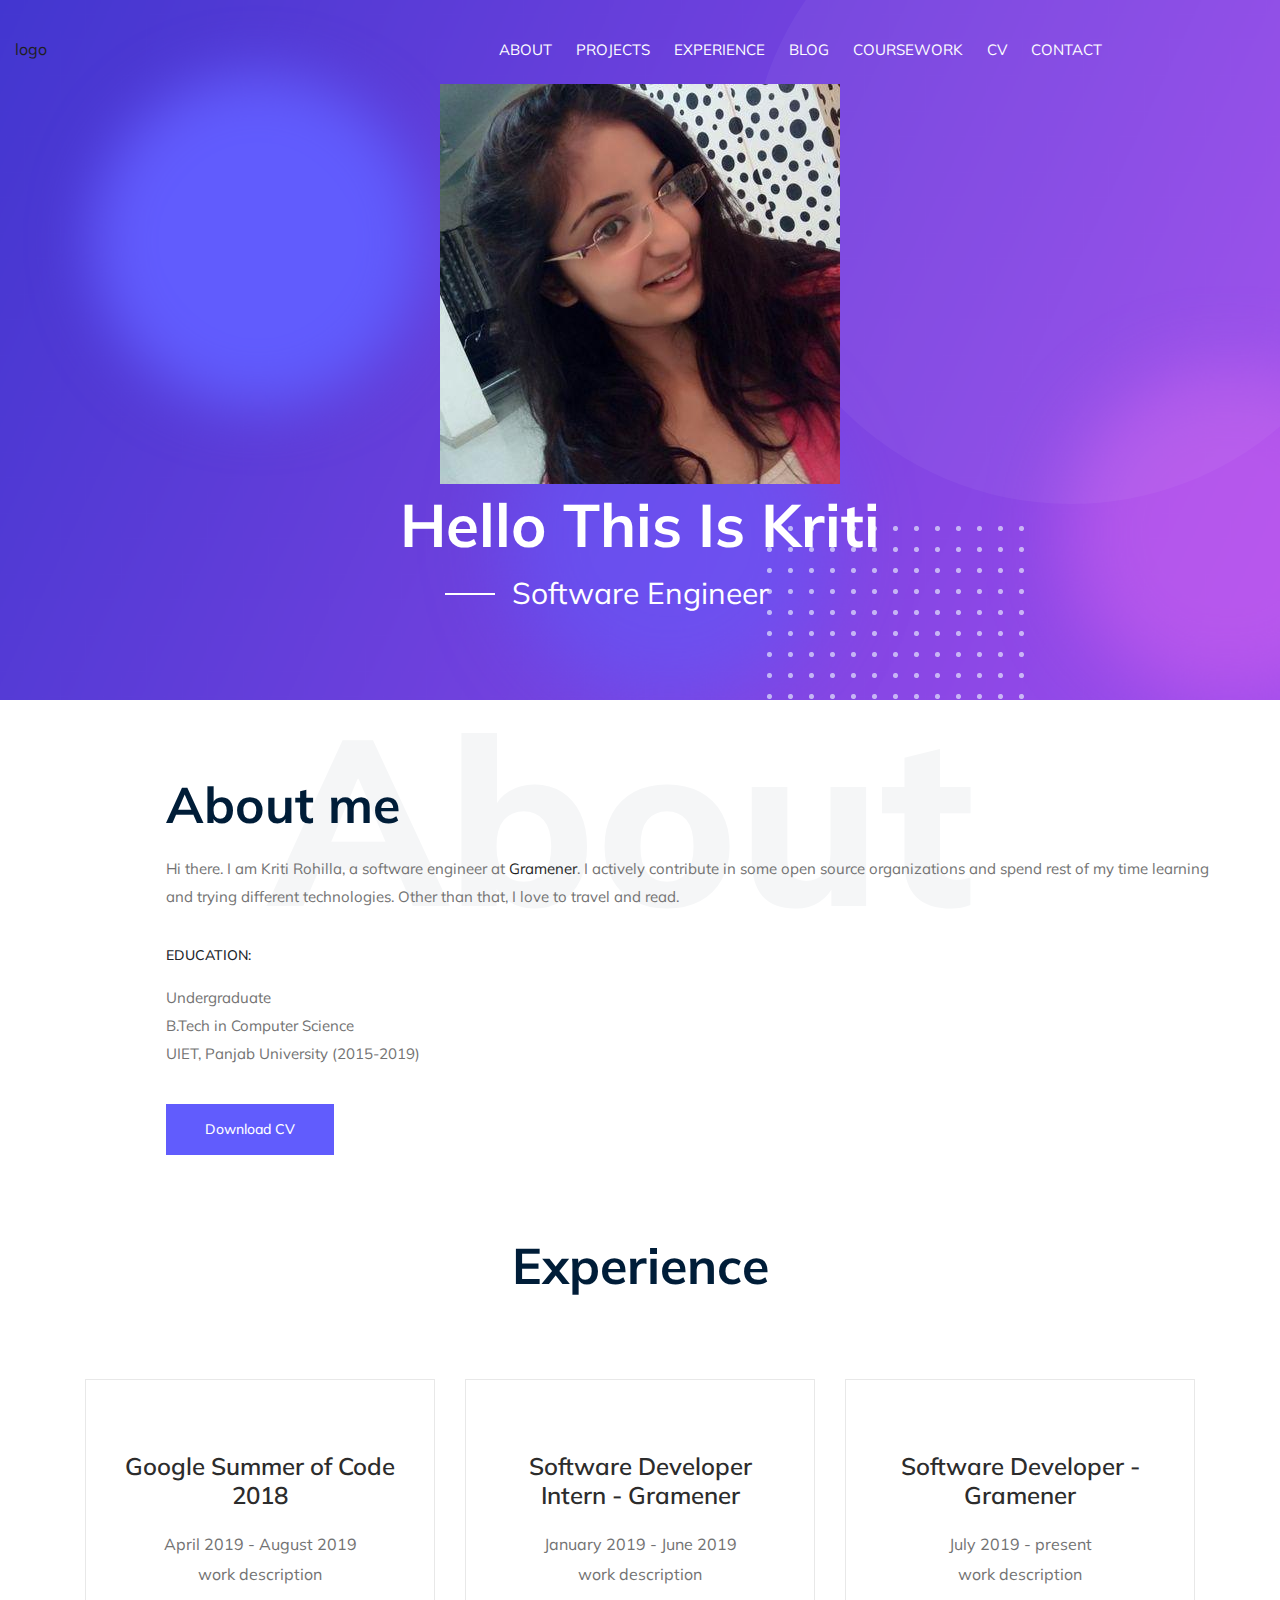
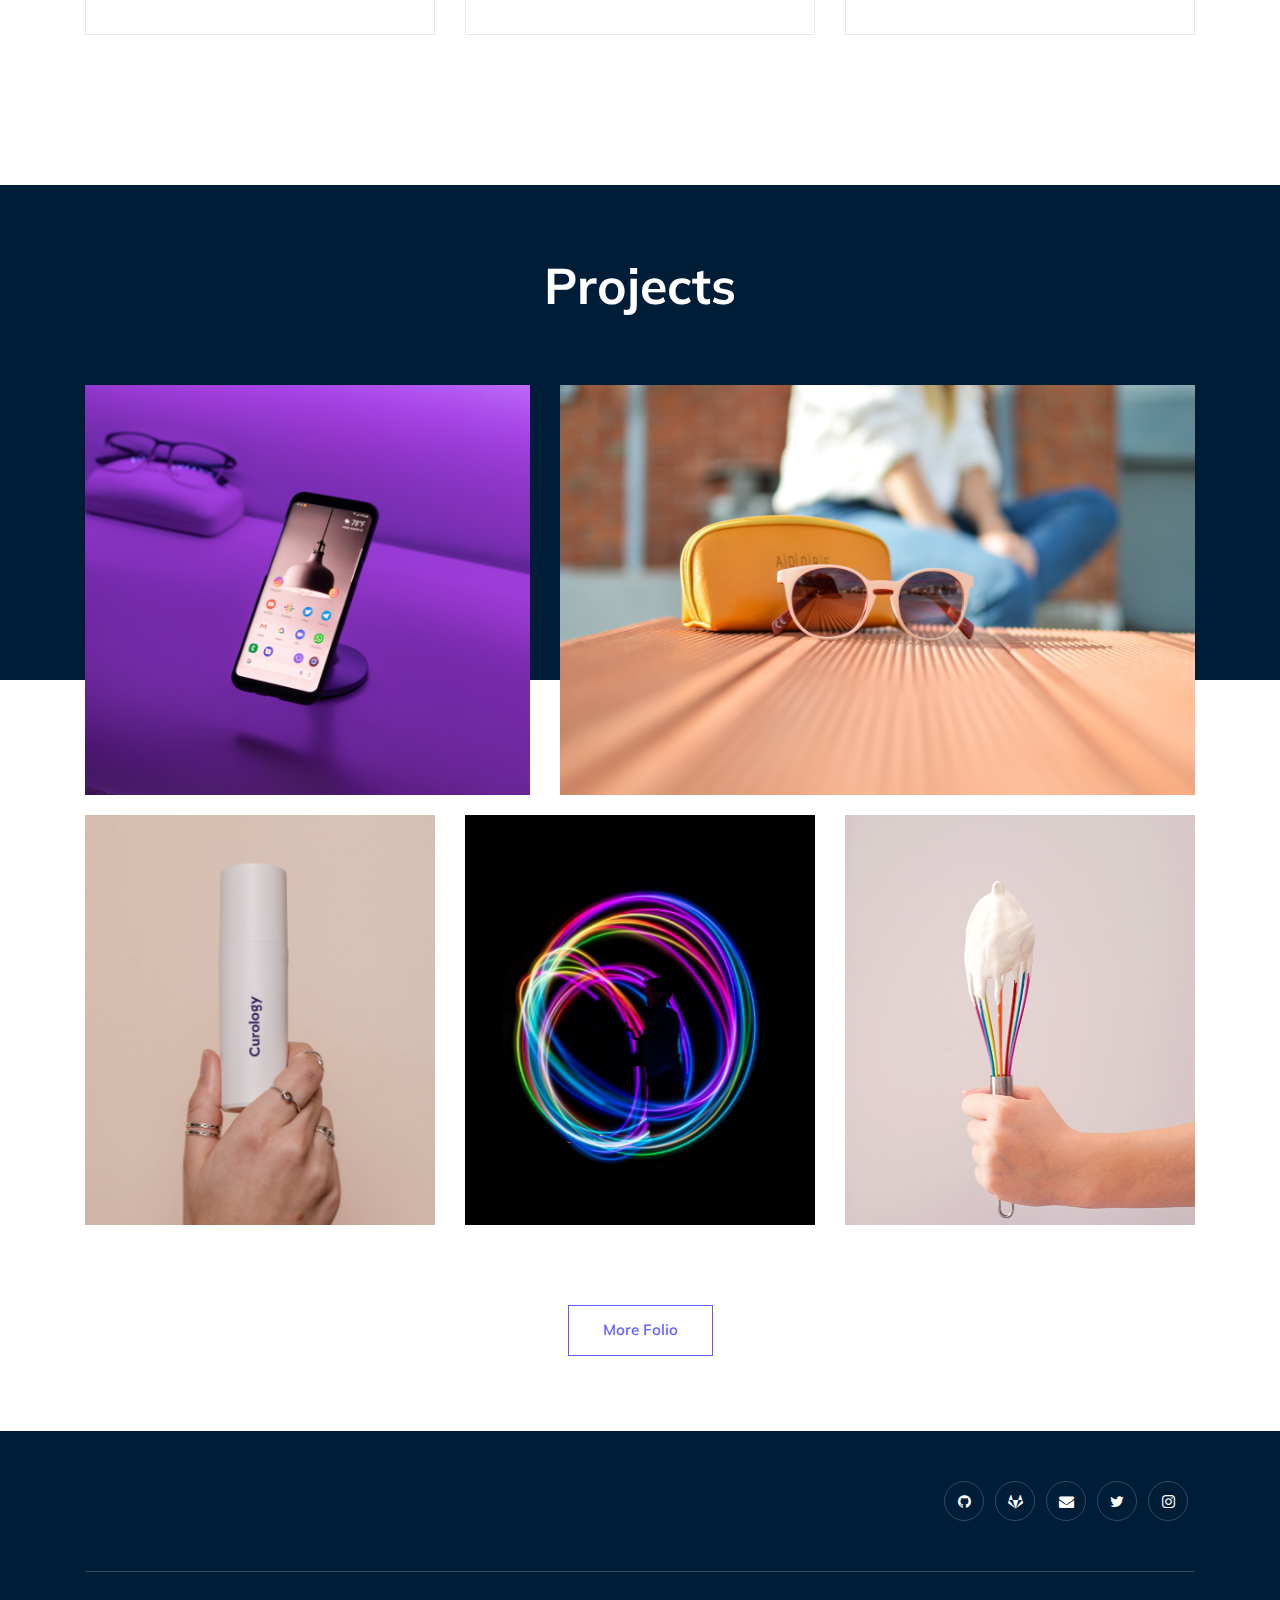
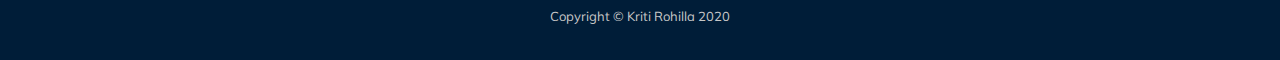
<file: index.html>
<!doctype html>
<html class="no-js" lang="zxx">

<head>
    <meta charset="utf-8">
    <meta http-equiv="x-ua-compatible" content="ie=edge">
    <title>KritiRohilla</title>
    <meta name="description" content="">
    <meta name="viewport" content="width=device-width, initial-scale=1">

    <!-- <link rel="manifest" href="site.webmanifest"> -->
    <!-- Place favicon.ico in the root directory -->

    <!-- CSS here -->
    <link rel="stylesheet" href="css/bootstrap.min.css">
    <link rel="stylesheet" href="css/owl.carousel.min.css">
    <link rel="stylesheet" href="css/magnific-popup.css">
    <link rel="stylesheet" href="css/font-awesome.min.css">
    <link rel="stylesheet" href="css/themify-icons.css">
    <link rel="stylesheet" href="css/nice-select.css">
    <link rel="stylesheet" href="css/flaticon.css">
    <link rel="stylesheet" href="css/gijgo.css">
    <link rel="stylesheet" href="css/animate.min.css">
    <link rel="stylesheet" href="css/slick.css">
    <link rel="stylesheet" href="css/slicknav.css">
    <link rel="stylesheet" href="css/style.css">
    <!-- <link rel="stylesheet" href="css/responsive.css"> -->
</head>

<body>
    <!--[if lte IE 9]>
            <p class="browserupgrade">You are using an <strong>outdated</strong> browser. Please <a href="https://browsehappy.com/">upgrade your browser</a> to improve your experience and security.</p>
        <![endif]-->

    <!-- header-start -->
    <header>
        <div class="header-area ">
            <div id="sticky-header" class="main-header-area">
                <div class="container-fluid">
                    <div class="row align-items-center">
                        <div class="col-xl-3 col-lg-4">
                            <div class="logo">
                                <a href="index.html">logo
                                    <!-- <img src="img/logo.png" alt=""> -->
                                </a>
                            </div>
                        </div>
                        <div class="col-xl-9 col-lg-8">
                            <div class="main-menu  d-none d-lg-block">
                                <nav>
                                    <ul id="navigation">
                                        <!-- <li><a class="active" href="index.html">home</a></li> -->
                                        <li><a href="about.html">ABOUT</a></li>
                                        <li><a href="projects.html">PROJECTS</a></li>
                                        <li><a href="experience.html">EXPERIENCE</a></li>
                                        <li><a href="blog.html">BLOG</a></li>
                                        <li><a href="#">COURSEWORK</a></li>
                                        <li><a href="#">CV</a></li>
                                        <li><a href="contact.html">CONTACT</a></li>
                                    </ul>
                                </nav>
                            </div>
                        </div>
                        <div class="col-12">
                            <div class="mobile_menu d-block d-lg-none"></div>
                        </div>
                    </div>

                </div>
            </div>
        </div>
    </header>
    <!-- header-end -->

    <!-- slider_area_start -->
    <div class="slider_area">
        <div class="single_slider  d-flex align-items-center slider_bg_1">
            <div class="shap_pattern d-none d-lg-block">
                <img src="img/about/grid.png" alt="">
            </div>
            <div class="container">
                <div class="row align-items-center">
                    <div class="col-xl-12">
                        <div class="slider_text text-center">
                            <div class="my_Pic" style="border-radius: 100%">
                                <img src="img/about/aboutkriti.png" alt="">
                            </div>
                            <h3>
                                Hello This is Kriti
                            </h3>
                            <span>Software Engineer</span>
                        </div>
                    </div>
                </div>
            </div>
        </div>
    </div>
    <!-- slider_area_end -->

    <!-- about_me  -->
    <div class="about_me">
        <div class="about_large_title d-none d-lg-block">
                About
        </div>
        <div class="container">
            <div class="row align-items-center">
                <div class="col-xl-12 col-md-12 mx-5 px-5">
                    <div class="about_e_details">
                        <h3>About me</h3>
                        <p>
                            Hi there. I am Kriti Rohilla, a software engineer at <a href="#">Gramener</a>. 
                            I actively contribute in some open source organizations and spend rest of my time learning and trying different technologies. 
                            Other than that, I love to travel and read. 
                            <h6>EDUCATION:</h6>
                            <p>Undergraduate<br>
                                B.Tech in Computer Science<br>
                                UIET, Panjab University (2015-2019)<br>
                            </p>
                        </p>
                        <div class="download_cv">
                            <a class="boxed-btn3" href="#">Download CV</a>
                        </div>
                    </div>
                </div>
            </div>
        </div>
    </div>
    <!--/ about_me  -->


    <!-- service_area  -->
    <div class="service_area">
        <div class="container">
            <div class="row">
                <div class="col-xl-12">
                    <div class="section_title text-center mb-65">
                        <h3>Experience</h3>
                    </div>
                </div>
            </div>
            <div class="row">
                <div class="col-xl-4 col-md-4">
                    <div class="single_service text-center">
                        <!-- <div class="icon">
                            <img src="img/svg_icon/1.svg" alt="">
                        </div> -->
                        <h3>Google Summer of Code 2018</h3>
                        <p>April 2019 - August 2019</p>
                        <p>work description</p>
                    </div>
                </div>
                <div class="col-xl-4 col-md-4">
                    <div class="single_service text-center">
                        <!-- <div class="icon">
                            <img src="img/svg_icon/2.svg" alt="">
                        </div> -->
                        <h3>Software Developer Intern - Gramener</h3>
                        <p>January 2019 - June 2019</p>
                        <p>work description</p>
                    </div>
                </div>
                <div class="col-xl-4 col-md-4">
                    <div class="single_service text-center">
                        <!-- <div class="icon">
                            <img src="img/svg_icon/3.svg" alt="">
                        </div> -->
                        <h3>Software Developer - Gramener</h3>
                        <p>July 2019 - present</p>
                        <p>work description</p>
                    </div>
                </div>
            </div>
        </div>
    </div>
    <!--/ service_area  -->

    <!-- portfolio_area -->
    <div class="portfolio_area portfolio_bg_1">
        <div class="container">
            <div class="row">
                <div class="col-xl-12">
                    <div class="section_title white_text text-center">
                        <h3>Projects</h3>
                    </div>
                </div>
            </div>
        </div>
    </div>
    <!--/ portfolio_area -->

    <!-- portfolio_image_area  -->
    <div class="portfolio_image_area">
        <div class="container">
            <div class="row">
                <div class="col-xl-5 col-md-5">
                    <div class="single_Portfolio">
                        <div class="portfolio_thumb">
                            <img src="img/portfolio/1.png" alt="">
                        </div>
                        <a href="img/portfolio/1.png" class="popup popup-image"></a>
                        <div class="portfolio_hover">
                            <div class="title">
                                    <h3>Product Design</h3>
                            </div>
                        </div>
                    </div>
                </div>
                <div class="col-xl-7 col-md-7">
                    <div class="single_Portfolio">
                        <div class="portfolio_thumb">
                            <img src="img/portfolio/2.png" alt="">
                        </div>
                        <a href="img/portfolio/2.png" class="popup popup-image"></a>
                        <div class="portfolio_hover">
                            <div class="title">
                                    <h3>Product Design</h3>
                            </div>
                        </div>
                    </div>
                </div>
                <div class="col-xl-4 col-md-6 col-lg-4">
                    <div class="single_Portfolio">
                        <div class="portfolio_thumb">
                            <img src="img/portfolio/3.png" alt="">
                        </div>
                        <a href="img/portfolio/3.png" class="popup popup-image"></a>
                        <div class="portfolio_hover">
                            <div class="title">
                                    <h3>Product Design</h3>
                            </div>
                        </div>
                    </div>
                </div>
                <div class="col-xl-4 col-md-6 col-lg-4">
                    <div class="single_Portfolio">
                        <div class="portfolio_thumb">
                            <img src="img/portfolio/4.png" alt="">
                        </div>
                        <a href="img/portfolio/4.png" class="popup popup-image"></a>
                        <div class="portfolio_hover">
                            <div class="title">
                                    <h3>Product Design</h3>
                            </div>
                        </div>
                    </div>
                </div>
                <div class="col-xl-4 col-md-12 col-lg-4">
                    <div class="single_Portfolio">
                        <div class="portfolio_thumb">
                            <img src="img/portfolio/5.png" alt="">
                        </div>
                        <a href="img/portfolio/5.png" class="popup popup-image"></a>
                        <div class="portfolio_hover">
                            <div class="title">
                                    <h3>Product Design</h3>
                            </div>
                        </div>
                    </div>
                </div>
            </div>
            <div class="row">
                <div class="col-xl-12">
                    <div class="more_portfolio text-center">
                        <a class="line_btn" href="#">More Folio</a>
                    </div>
                </div>
            </div>
        </div>
    </div>
    <!--/ portfolio_image_area  -->

    <!-- footer start -->
    <footer class="footer">
        <div class="footer_top">
            <div class="container">
                <div class="row align-items-center">
                    <div class="col-xl-12 col-md-12">
                        <div class="socail_links">
                            <ul>
                                <li><a href="#"> <i class="fa fa-github"></i> </a></li>
                                <li><a href="#"> <i class="fa fa-gitlab"></i> </a></li>
                                <li><a href="#"> <i class="fa fa-envelope"></i> </a></li>
                                <li><a href="#"> <i class="fa fa-twitter"></i> </a></li>
                                <li><a href="#"> <i class="fa fa-instagram"></i> </a></li>
                            </ul>
                        </div>
                    </div>
                </div>
            </div>
        </div>
        <div class="copy-right_text">
            <div class="container">
                <div class="footer_border"></div>
                <div class="row">
                    <div class="col-xl-12">
                        <p class="copy_right text-center">
                            Copyright © Kriti Rohilla 2020
                        </p>
                    </div>
                </div>
            </div>
        </div>
    </footer>
    <!--/ footer end  -->

    <!-- JS here -->
    <script src="js/vendor/modernizr-3.5.0.min.js"></script>
    <script src="js/vendor/jquery-1.12.4.min.js"></script>
    <script src="js/popper.min.js"></script>
    <script src="js/bootstrap.min.js"></script>
    <script src="js/owl.carousel.min.js"></script>
    <script src="js/isotope.pkgd.min.js"></script>
    <script src="js/ajax-form.js"></script>
    <script src="js/waypoints.min.js"></script>
    <script src="js/jquery.counterup.min.js"></script>
    <script src="js/imagesloaded.pkgd.min.js"></script>
    <script src="js/scrollIt.js"></script>
    <script src="js/jquery.scrollUp.min.js"></script>
    <script src="js/wow.min.js"></script>
    <script src="js/nice-select.min.js"></script>
    <script src="js/jquery.slicknav.min.js"></script>
    <script src="js/jquery.magnific-popup.min.js"></script>
    <script src="js/plugins.js"></script>
    <script src="js/gijgo.min.js"></script>

    <!--contact js-->
    <script src="js/contact.js"></script>
    <script src="js/jquery.ajaxchimp.min.js"></script>
    <script src="js/jquery.form.js"></script>
    <script src="js/jquery.validate.min.js"></script>
    <script src="js/mail-script.js"></script>

    <script src="js/main.js"></script>
</body>

</html>
</file>
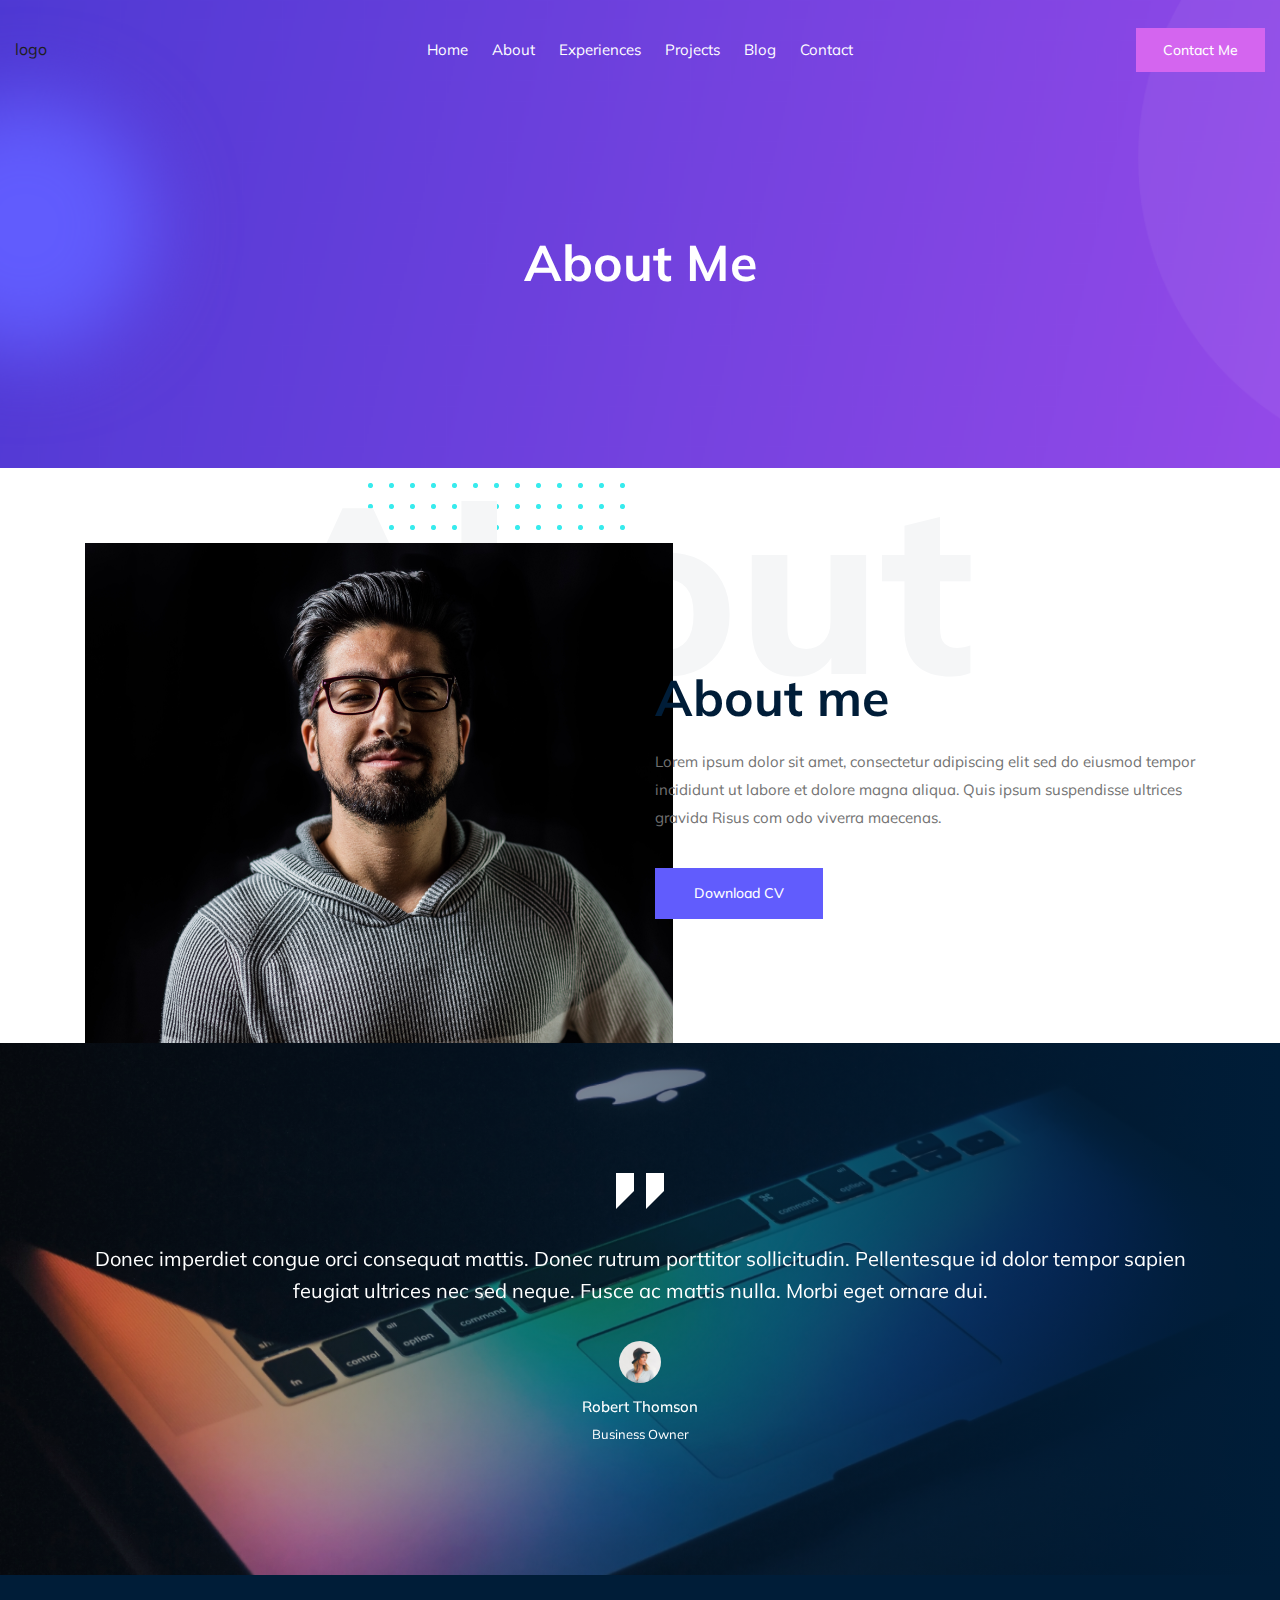
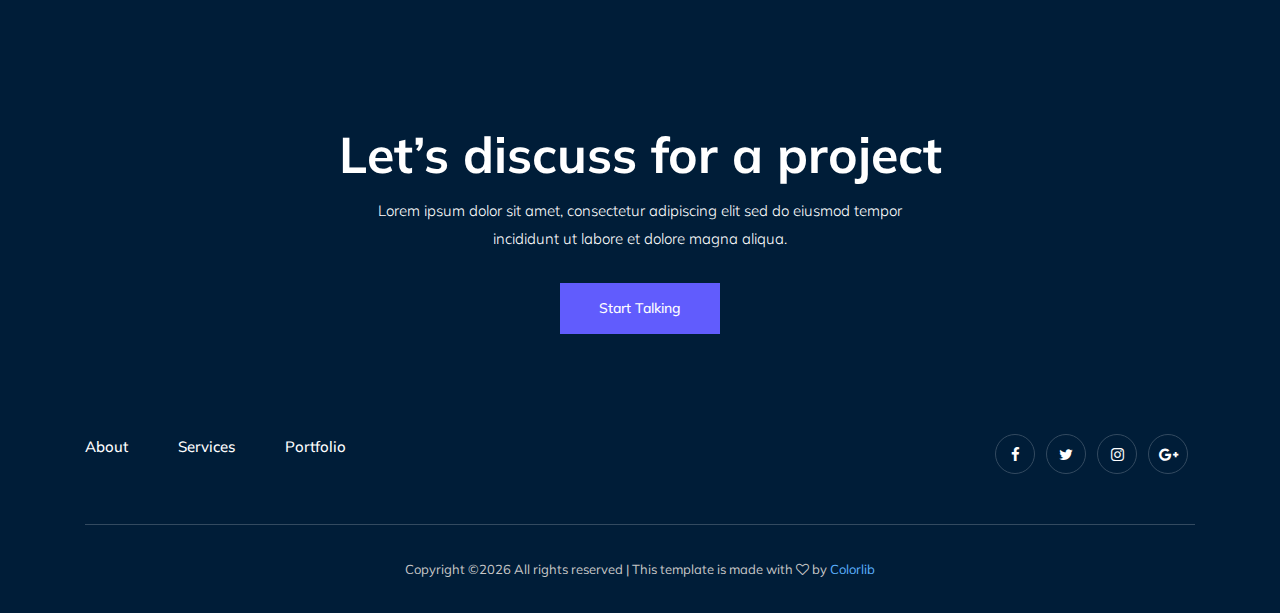
<file: about.html>
<!doctype html>
<html class="no-js" lang="zxx">

<head>
    <meta charset="utf-8">
    <meta http-equiv="x-ua-compatible" content="ie=edge">
    <title>KritiRohilla</title>
    <meta name="description" content="">
    <meta name="viewport" content="width=device-width, initial-scale=1">

    <!-- <link rel="manifest" href="site.webmanifest"> -->
    <!-- Place favicon.ico in the root directory -->

    <!-- CSS here -->
    <link rel="stylesheet" href="css/bootstrap.min.css">
    <link rel="stylesheet" href="css/owl.carousel.min.css">
    <link rel="stylesheet" href="css/magnific-popup.css">
    <link rel="stylesheet" href="css/font-awesome.min.css">
    <link rel="stylesheet" href="css/themify-icons.css">
    <link rel="stylesheet" href="css/nice-select.css">
    <link rel="stylesheet" href="css/flaticon.css">
    <link rel="stylesheet" href="css/gijgo.css">
    <link rel="stylesheet" href="css/animate.min.css">
    <link rel="stylesheet" href="css/slick.css">
    <link rel="stylesheet" href="css/slicknav.css">
    <link rel="stylesheet" href="css/style.css">
    <!-- <link rel="stylesheet" href="css/responsive.css"> -->
</head>

<body>
    <!--[if lte IE 9]>
            <p class="browserupgrade">You are using an <strong>outdated</strong> browser. Please <a href="https://browsehappy.com/">upgrade your browser</a> to improve your experience and security.</p>
        <![endif]-->

    <!-- header-start -->
    <header>
        <div class="header-area ">
            <div id="sticky-header" class="main-header-area">
                <div class="container-fluid">
                    <div class="row align-items-center">
                        <div class="col-xl-3 col-lg-2">
                            <div class="logo">
                                <a href="index.html">logo
                                    <!-- <img src="img/logo.png" alt=""> -->
                                </a>
                            </div>
                        </div>
                        <div class="col-xl-6 col-lg-7">
                            <div class="main-menu  d-none d-lg-block">
                                <nav>
                                    <ul id="navigation">
                                            <li><a class="active" href="index.html">home</a></li>
                                            <li><a href="about.html">About</a></li>
                                            <li><a href="experience.html">Experiences</a></li>
                                            <li><a href="projects.html">Projects</a></li>
                                            <li><a href="blog.html">Blog</a></li>
                                            <li><a href="contact.html">Contact</a></li>
                                        </ul>
                                </nav>
                            </div>
                        </div>
                        <div class="col-xl-3 col-lg-3 d-none d-lg-block">
                            <div class="Appointment">
                                <div class="book_btn d-none d-lg-block">
                                    <a  href="#">Contact Me</a>
                                </div>
                            </div>
                        </div>
                        <div class="col-12">
                            <div class="mobile_menu d-block d-lg-none"></div>
                        </div>
                    </div>

                </div>
            </div>
        </div>
    </header>
    <!-- header-end -->

    <!-- bradcam_area  -->
    <div class="bradcam_area bradcam_bg_1">
        <div class="container">
            <div class="row">
                <div class="col-xl-12">
                    <div class="bradcam_text text-center">
                        <h3>About Me</h3>
                    </div>
                </div>
            </div>
        </div>
    </div>
    <!-- /bradcam_area  -->

    <!-- <div class="video_area">
        <div class="container">
            <div class="row">
                <div class="col-xl-12">
                    <div class="video_wrap">
                        <div class="thumb">
                            <img src="img/video/video_bg.png" alt="">
                            <div class="video_icon">
                                <a class="popup-video" href="https://www.youtube.com/watch?v=1Prw90PRiJE"> <i class="fa fa-play"></i> </a>
                            </div>
                        </div>
                        <div class="video_text text-center">
                            <p>Hi there, I am Milan. I am designer, artist, cat  <br>
                                lover and I would like to share with you some of <br> 
                                my ideas.</p>
                        </div>
                    </div>
                </div>
            </div>
        </div>
    </div> -->


    <!-- about_me  -->
    <div class="about_me">
        <div class="about_large_title d-none d-lg-block">
                About
        </div>
        <div class="container">
            <div class="row align-items-center">
                <div class="col-xl-6 col-md-6">
                    <div class="about_img">
                        <div class="color_pattern d-none d-lg-block">
                            <img src="img/about/color_grid.png" alt="">
                        </div>
                        <div class="my_Pic">
                                <img src="img/about/about.png" alt="">
                        </div>
                    </div>
                </div>
                <div class="col-xl-6 col-md-6">
                    <div class="about_e_details">
                        <h3>About me</h3>
                        <p>Lorem ipsum dolor sit amet, consectetur adipiscing elit sed do eiusmod tempor incididunt ut labore et dolore magna aliqua. Quis ipsum suspendisse ultrices gravida Risus com odo viverra maecenas.</p>
                        <div class="download_cv">
                            <a class="boxed-btn3" href="#">Download CV</a>
                        </div>
                    </div>
                </div>
            </div>
        </div>
    </div>
    <!--/ about_me  -->

    <!-- <div class="counter_area">
        <div class="container">
            <div class="row">
                <div class="col-xl-4 col-md-4">
                    <div class="single_counter text-center">
                        <h3>
                            <span class="counter" >520 </span><span>+</span>
                        </h3>
                        <p>Total Projects</p>
                    </div>
                </div>
                <div class="col-xl-4 col-md-4">
                    <div class="single_counter text-center">
                        <h3>
                            <span class="counter">244 </span>
                        </h3>
                        <p>On Going Projects</p>
                    </div>
                </div>
                <div class="col-xl-4 col-md-4">
                    <div class="single_counter text-center">
                        <h3>
                            <span class="counter">95 </span> <span>%</span>
                        </h3>
                        <p>Job Success</p>
                    </div>
                </div>
            </div>
        </div>
    </div> -->
    <!-- testimonial_area  -->
    <div class="testimonial_area ">
            <div class="container">
                <div class="row">
                    <div class="col-xl-12">
                        <div class="testmonial_active owl-carousel">
                            <div class="single_carousel">
                                    <div class="single_testmonial text-center">
                                            <div class="quote">
                                                <img src="img/testmonial/quote.svg" alt="">
                                            </div>
                                            <p>Donec imperdiet congue orci consequat mattis. Donec rutrum porttitor <br> 
                                                    sollicitudin. Pellentesque id dolor tempor sapien feugiat ultrices nec sed neque.  <br>
                                                    Fusce ac mattis nulla. Morbi eget ornare dui. </p>
                                            <div class="testmonial_author">
                                                <div class="thumb">
                                                        <img src="img/testmonial/thumb.png" alt="">
                                                </div>
                                                <h3>Robert Thomson</h3>
                                                <span>Business Owner</span>
                                            </div>
                                        </div>
                            </div>
                            <div class="single_carousel">
                                    <div class="single_testmonial text-center">
                                            <div class="quote">
                                                <img src="img/testmonial/quote.svg" alt="">
                                            </div>
                                            <p>Donec imperdiet congue orci consequat mattis. Donec rutrum porttitor <br> 
                                                    sollicitudin. Pellentesque id dolor tempor sapien feugiat ultrices nec sed neque.  <br>
                                                    Fusce ac mattis nulla. Morbi eget ornare dui. </p>
                                            <div class="testmonial_author">
                                                <div class="thumb">
                                                        <img src="img/testmonial/thumb.png" alt="">
                                                </div>
                                                <h3>Robert Thomson</h3>
                                                <span>Business Owner</span>
                                            </div>
                                        </div>
                            </div>
                            <div class="single_carousel">
                                    <div class="single_testmonial text-center">
                                            <div class="quote">
                                                <img src="img/testmonial/quote.svg" alt="">
                                            </div>
                                            <p>Donec imperdiet congue orci consequat mattis. Donec rutrum porttitor <br> 
                                                    sollicitudin. Pellentesque id dolor tempor sapien feugiat ultrices nec sed neque.  <br>
                                                    Fusce ac mattis nulla. Morbi eget ornare dui. </p>
                                            <div class="testmonial_author">
                                                <div class="thumb">
                                                        <img src="img/testmonial/thumb.png" alt="">
                                                </div>
                                                <h3>Robert Thomson</h3>
                                                <span>Business Owner</span>
                                            </div>
                                        </div>
                            </div>
                        </div>
                    </div>
                </div>
            </div>
        </div>
        <!-- /testimonial_area  -->
    
    <div class="discuss_projects">
        <div class="container">
            <div class="row">
                <div class="col-xl-12">
                    <div class="project_text text-center">
                        <h3>Let’s discuss for a project</h3>
                        <p>Lorem ipsum dolor sit amet, consectetur adipiscing elit sed do eiusmod tempor <br> incididunt ut labore et dolore magna aliqua.</p>
                        <a class="boxed-btn3" href="#">Start Talking</a>
                    </div>
                </div>
            </div>
        </div>
    </div>

    <!-- footer start -->
    <footer class="footer">
        <div class="footer_top">
            <div class="container">
                <div class="row">
                    <div class="col-xl-6 col-md-6">
                        <div class="menu_links">
                            <ul>
                                <li><a href="#">About</a></li>
                                <li><a href="#">Services</a></li>
                                <li><a href="#">Portfolio</a></li>
                            </ul>
                        </div>
                    </div>
                    <div class="col-xl-6 col-md-6">
                        <div class="socail_links">
                            <ul>
                                <li><a href="#"> <i class="fa fa-facebook"></i> </a></li>
                                <li><a href="#"> <i class="fa fa-twitter"></i> </a></li>
                                <li><a href="#"> <i class="fa fa-instagram"></i> </a></li>
                                <li><a href="#"> <i class="fa fa-google-plus"></i> </a></li>
                            </ul>
                        </div>
                    </div>
                </div>
            </div>
        </div>
        <div class="copy-right_text">
            <div class="container">
                <div class="footer_border"></div>
                <div class="row">
                    <div class="col-xl-12">
                        <p class="copy_right text-center">
                            <!-- Link back to Colorlib can't be removed. Template is licensed under CC BY 3.0. -->
Copyright &copy;<script>document.write(new Date().getFullYear());</script> All rights reserved | This template is made with <i class="fa fa-heart-o" aria-hidden="true"></i> by <a href="https://colorlib.com" target="_blank">Colorlib</a>
<!-- Link back to Colorlib can't be removed. Template is licensed under CC BY 3.0. -->
                        </p>
                    </div>
                </div>
            </div>
        </div>
    </footer>
    <!--/ footer end  -->

    <!-- JS here -->
    <script src="js/vendor/modernizr-3.5.0.min.js"></script>
    <script src="js/vendor/jquery-1.12.4.min.js"></script>
    <script src="js/popper.min.js"></script>
    <script src="js/bootstrap.min.js"></script>
    <script src="js/owl.carousel.min.js"></script>
    <script src="js/isotope.pkgd.min.js"></script>
    <script src="js/ajax-form.js"></script>
    <script src="js/waypoints.min.js"></script>
    <script src="js/jquery.counterup.min.js"></script>
    <script src="js/imagesloaded.pkgd.min.js"></script>
    <script src="js/scrollIt.js"></script>
    <script src="js/jquery.scrollUp.min.js"></script>
    <script src="js/wow.min.js"></script>
    <script src="js/nice-select.min.js"></script>
    <script src="js/jquery.slicknav.min.js"></script>
    <script src="js/jquery.magnific-popup.min.js"></script>
    <script src="js/plugins.js"></script>
    <script src="js/gijgo.min.js"></script>

    <!--contact js-->
    <script src="js/contact.js"></script>
    <script src="js/jquery.ajaxchimp.min.js"></script>
    <script src="js/jquery.form.js"></script>
    <script src="js/jquery.validate.min.js"></script>
    <script src="js/mail-script.js"></script>

    <script src="js/main.js"></script>
</body>

</html>
</file>
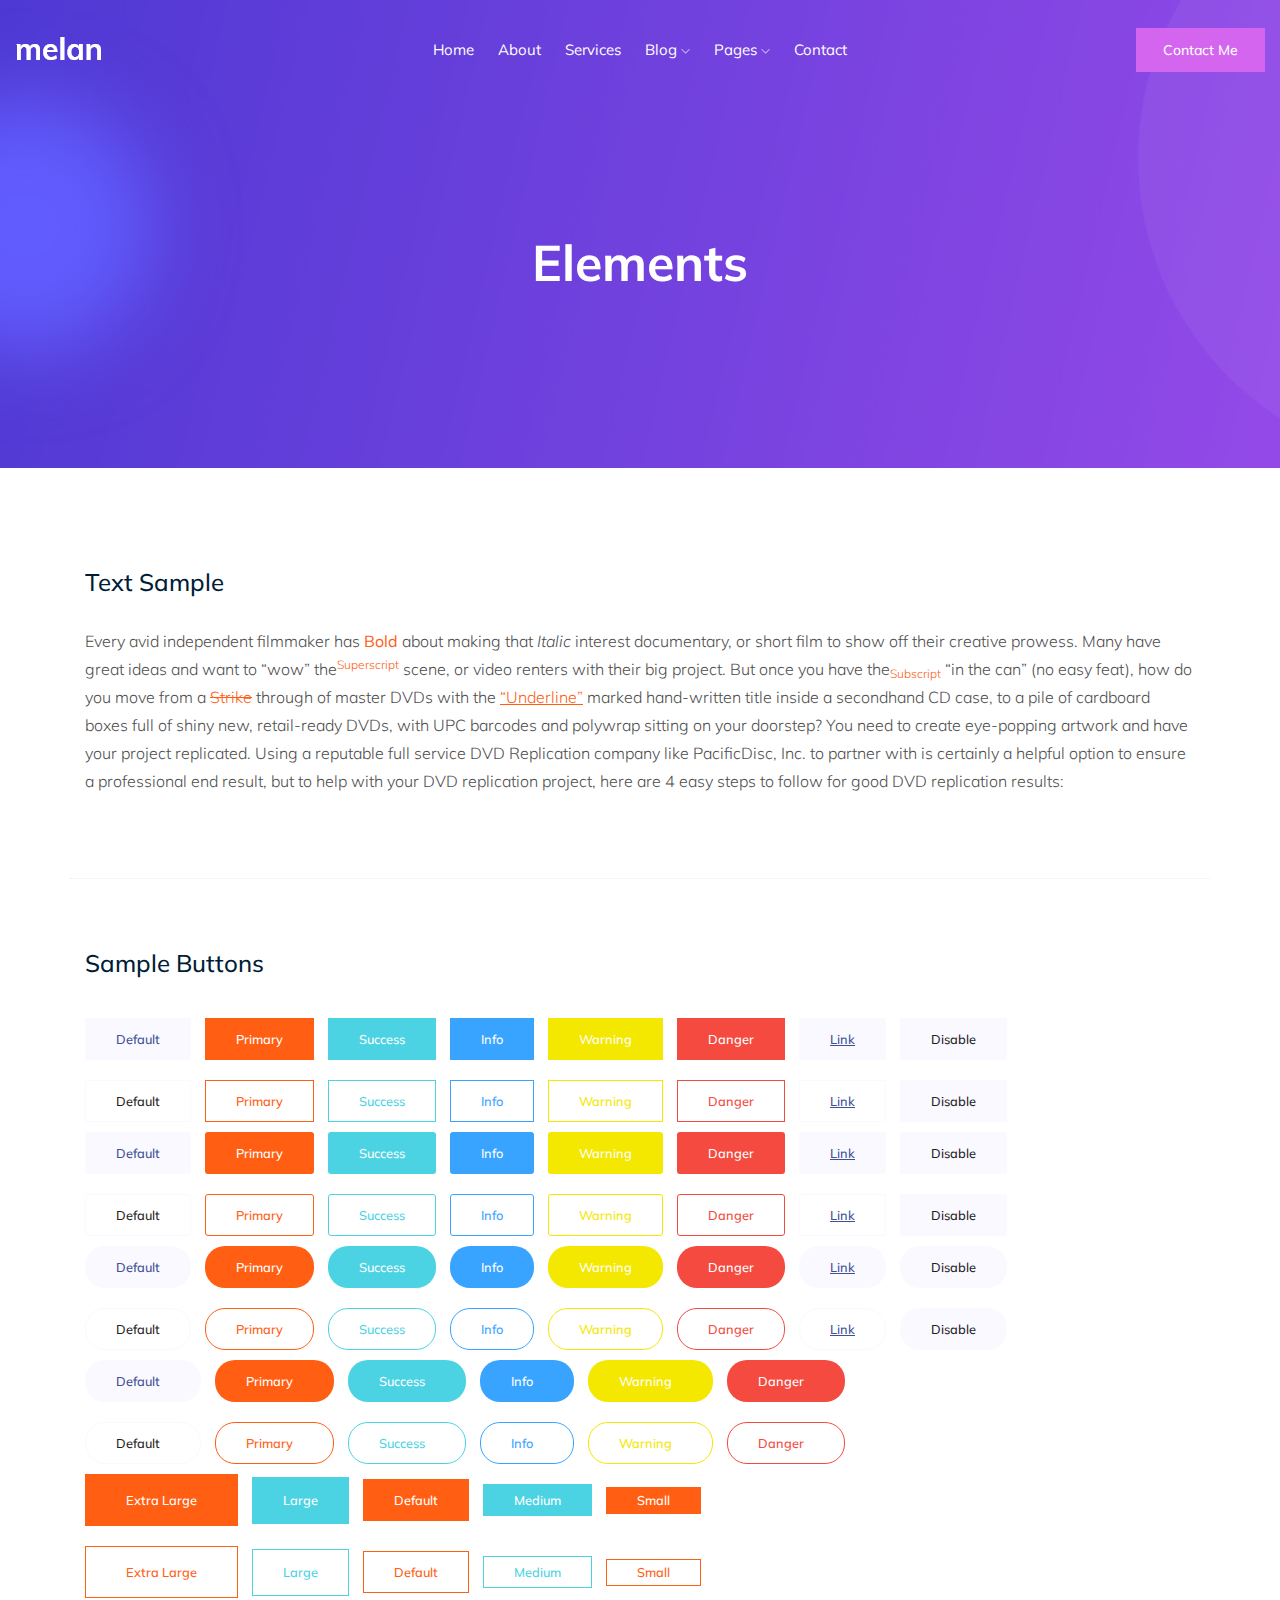
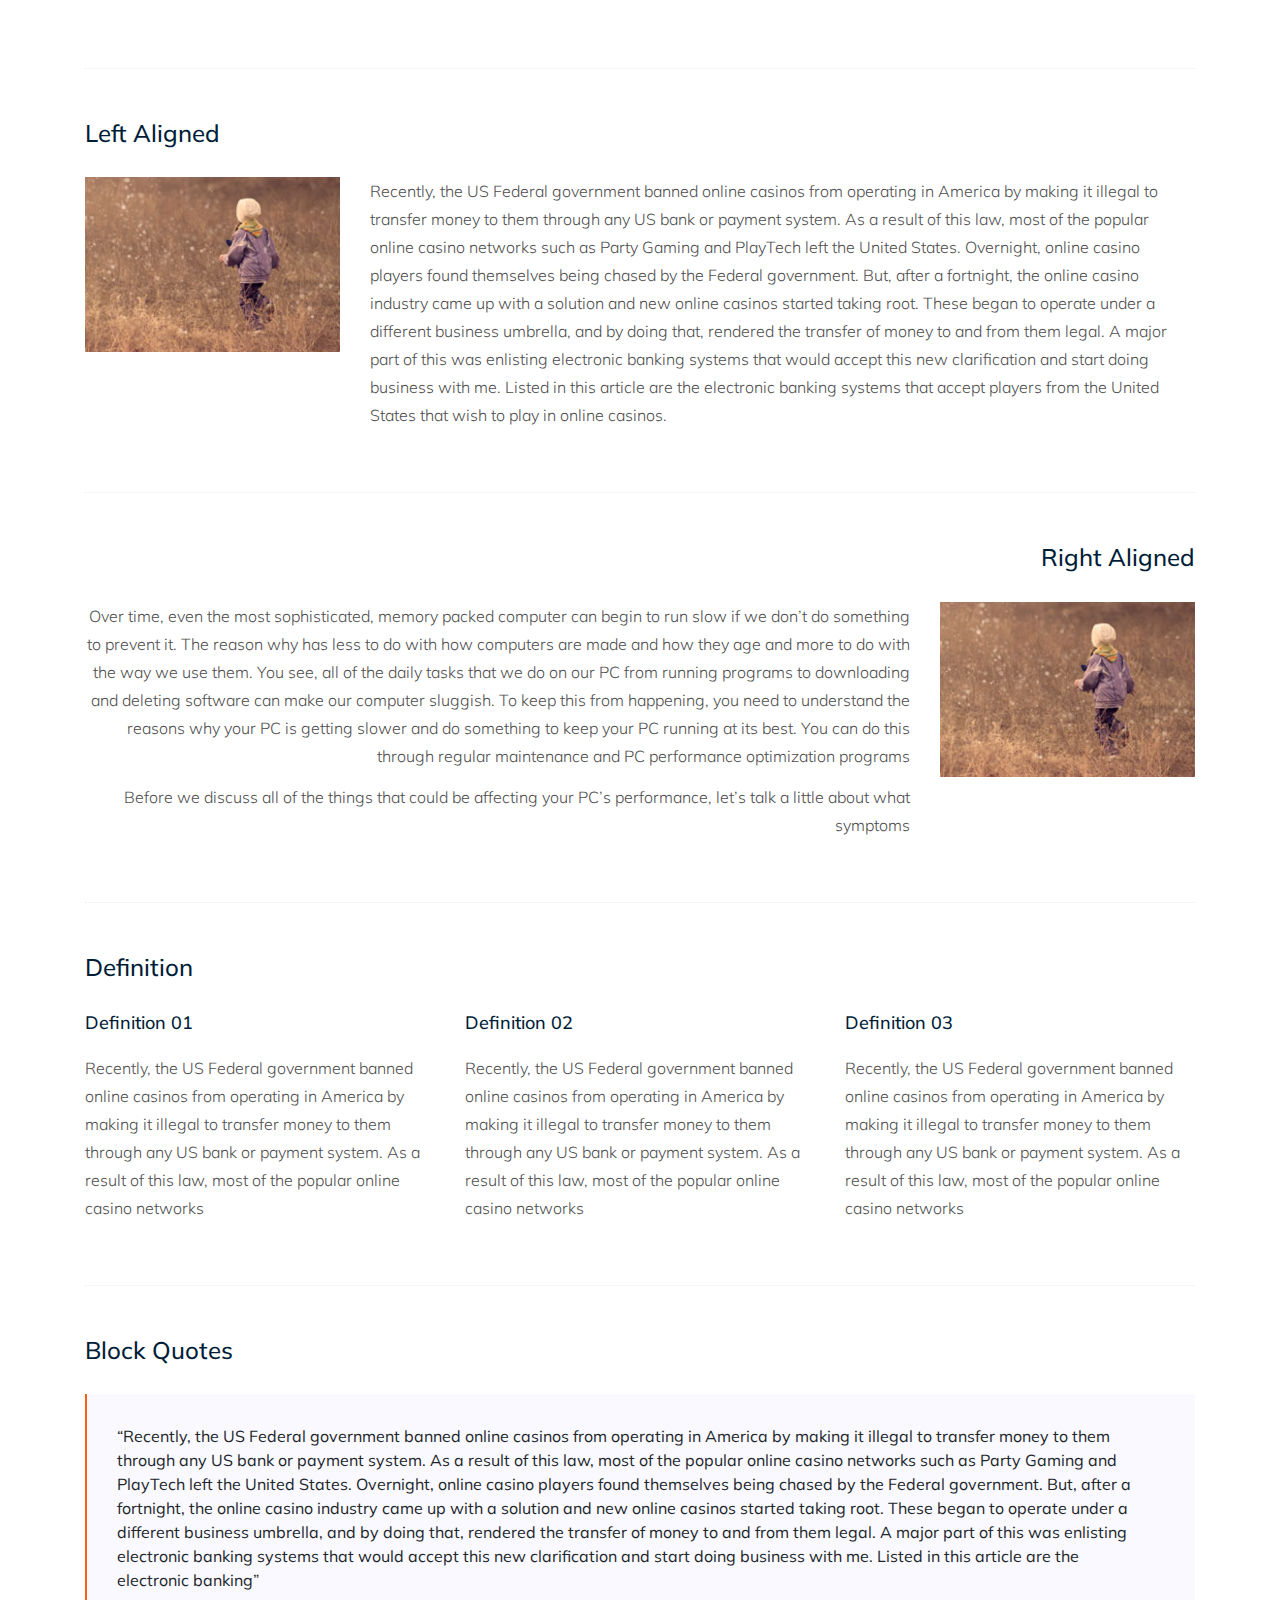
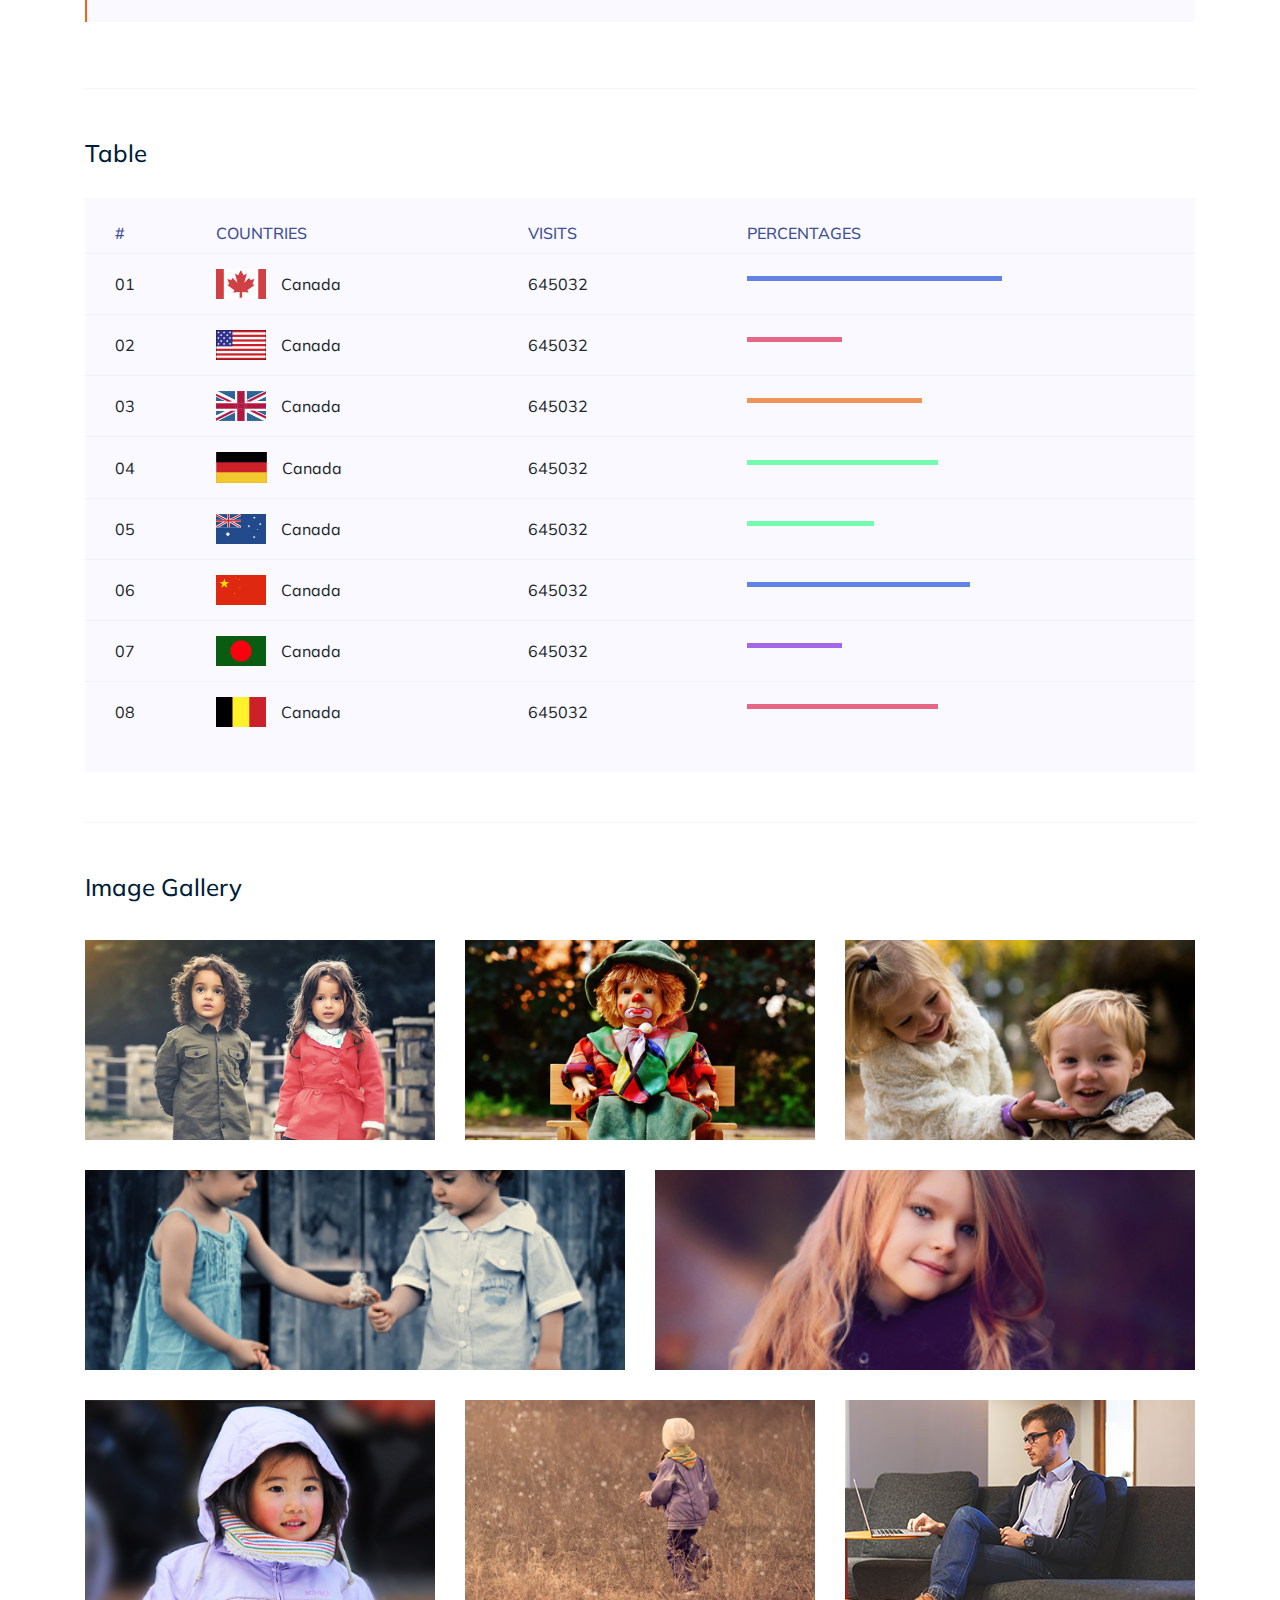
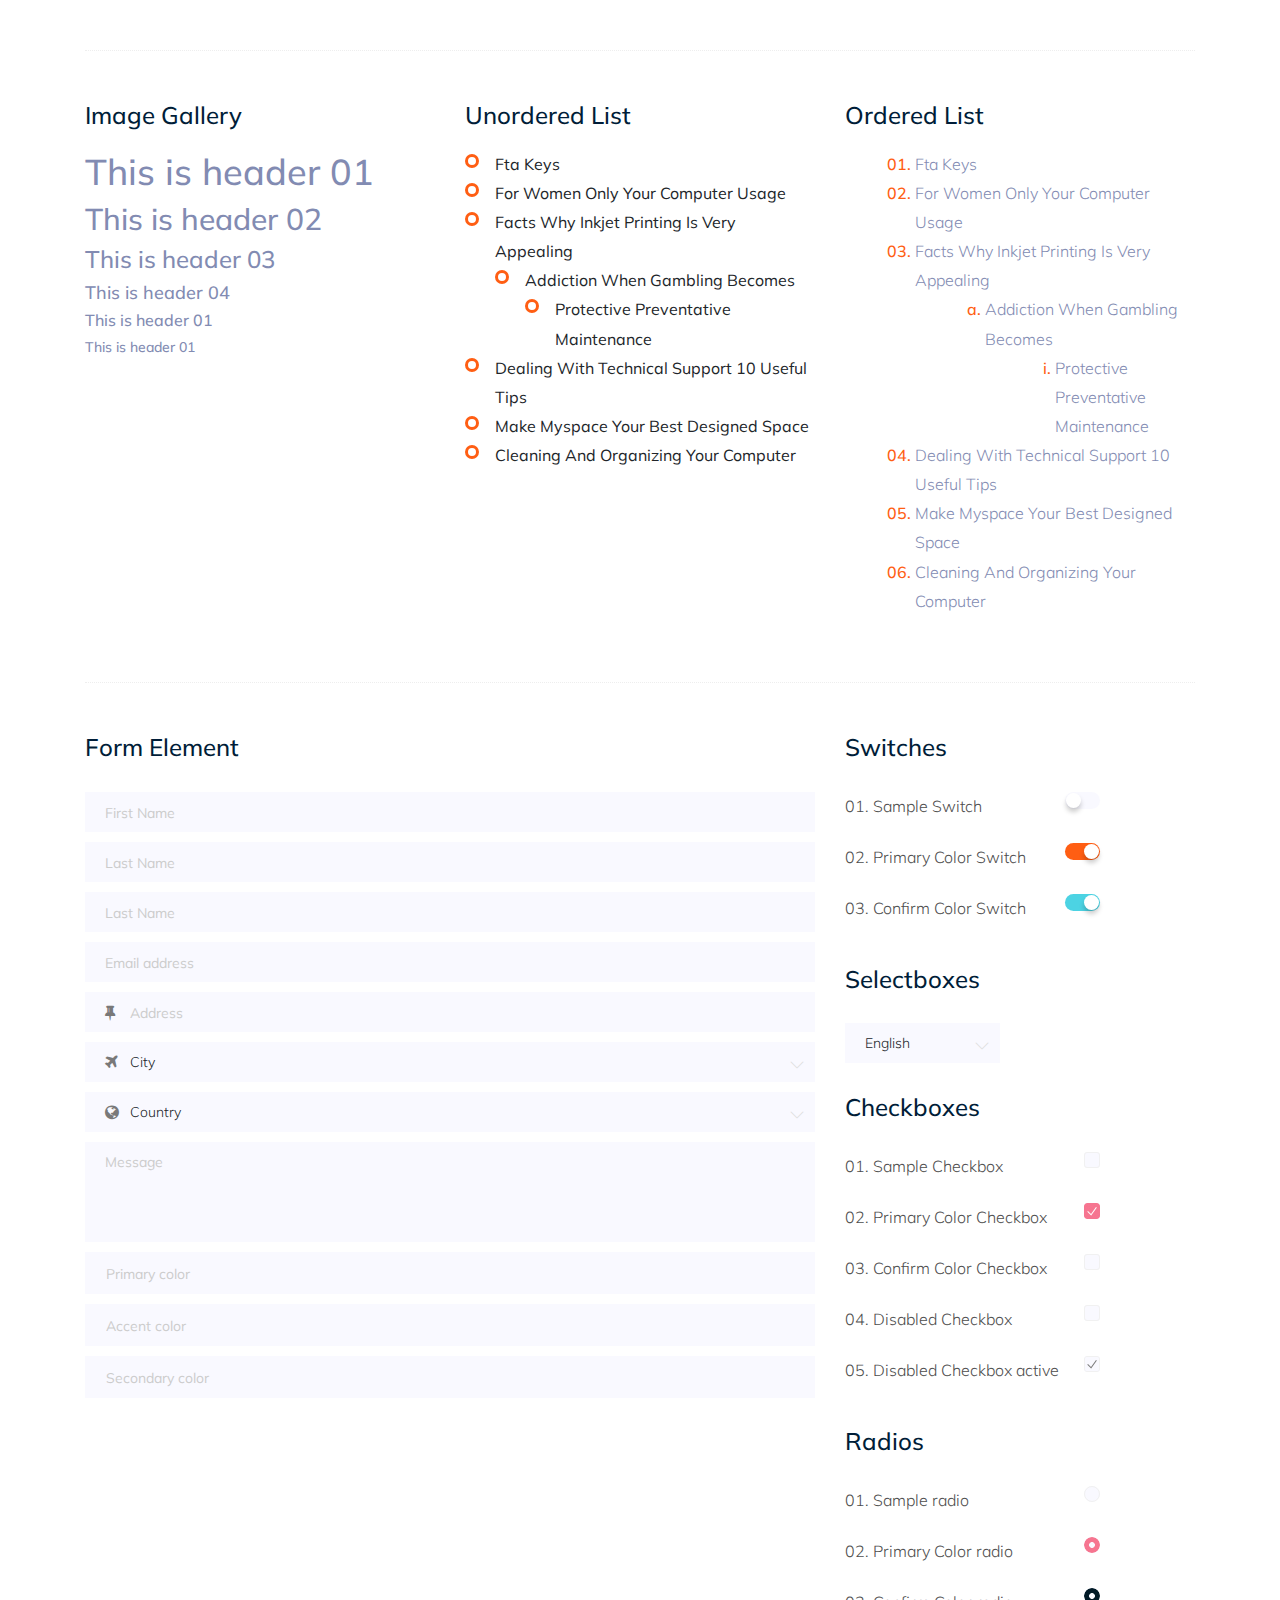
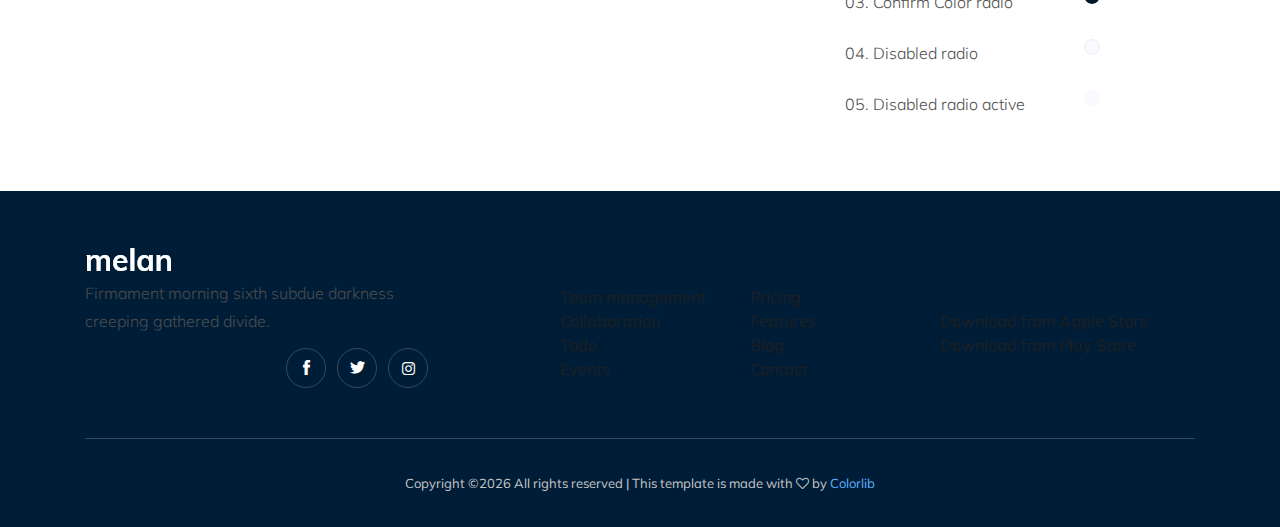
<file: elements.html>
<!doctype html>
<html class="no-js" lang="zxx">

<head>
	<meta charset="utf-8">
	<meta http-equiv="x-ua-compatible" content="ie=edge">
	<title>Melan</title>
	<meta name="description" content="">
	<meta name="viewport" content="width=device-width, initial-scale=1">

	<!-- <link rel="manifest" href="site.webmanifest"> -->
	<!-- Place favicon.ico in the root directory -->

	<!-- CSS here -->
	<link rel="stylesheet" href="css/bootstrap.min.css">
	<link rel="stylesheet" href="css/owl.carousel.min.css">
	<link rel="stylesheet" href="css/magnific-popup.css">
	<link rel="stylesheet" href="css/font-awesome.min.css">
	<link rel="stylesheet" href="css/themify-icons.css">
	<link rel="stylesheet" href="css/nice-select.css">
	<link rel="stylesheet" href="css/flaticon.css">
	<link rel="stylesheet" href="css/gijgo.css">
	<link rel="stylesheet" href="css/animate.min.css">
	<link rel="stylesheet" href="css/slicknav.css">
	<link rel="stylesheet" href="css/style.css">
	<!-- <link rel="stylesheet" href="css/responsive.css"> -->
</head>

<body>
	<!--[if lte IE 9]>
            <p class="browserupgrade">You are using an <strong>outdated</strong> browser. Please <a href="https://browsehappy.com/">upgrade your browser</a> to improve your experience and security.</p>
        <![endif]-->

    <!-- header-start -->
    <header>
			<div class="header-area ">
				<div id="sticky-header" class="main-header-area">
					<div class="container-fluid">
						<div class="row align-items-center">
							<div class="col-xl-3 col-lg-2">
								<div class="logo">
									<a href="index.html">
										<img src="img/logo.png" alt="">
									</a>
								</div>
							</div>
							<div class="col-xl-6 col-lg-7">
								<div class="main-menu  d-none d-lg-block">
									<nav>
										<ul id="navigation">
											<li><a class="active" href="index.html">home</a></li>
											<li><a href="about.html">About</a></li>
											<li><a href="services.html">Services</a></li>
											<li><a href="#">blog <i class="ti-angle-down"></i></a>
												<ul class="submenu">
													<li><a href="blog.html">blog</a></li>
													<li><a href="single-blog.html">single-blog</a></li>
												</ul>
											</li>
											<li><a href="#">pages <i class="ti-angle-down"></i></a>
												<ul class="submenu">
													 <li><a href="elements.html">elements</a></li>
												</ul>
											</li>
											<li><a href="contact.html">Contact</a></li>
										</ul>
									</nav>
								</div>
							</div>
							<div class="col-xl-3 col-lg-3 d-none d-lg-block">
								<div class="Appointment">
									<div class="book_btn d-none d-lg-block">
										<a  href="#">Contact Me</a>
									</div>
								</div>
							</div>
							<div class="col-12">
								<div class="mobile_menu d-block d-lg-none"></div>
							</div>
						</div>
	
					</div>
				</div>
			</div>
		</header>
		<!-- header-end -->
	
		<!-- bradcam_area  -->
		<div class="bradcam_area bradcam_bg_1">
			<div class="container">
				<div class="row">
					<div class="col-xl-12">
						<div class="bradcam_text text-center">
							<h3>Elements</h3>
						</div>
					</div>
				</div>
			</div>
		</div>
		<!-- /bradcam_area  -->

	<!-- Start Sample Area -->
	<section class="sample-text-area">
		<div class="container box_1170">
			<h3 class="text-heading">Text Sample</h3>
			<p class="sample-text">
				Every avid independent filmmaker has <b>Bold</b> about making that <i>Italic</i> interest documentary,
				or short
				film to show off their creative prowess. Many have great ideas and want to “wow”
				the<sup>Superscript</sup> scene,
				or video renters with their big project. But once you have the<sub>Subscript</sub> “in the can” (no easy
				feat), how
				do you move from a <del>Strike</del> through of master DVDs with the <u>“Underline”</u> marked
				hand-written title
				inside a secondhand CD case, to a pile of cardboard boxes full of shiny new, retail-ready DVDs, with UPC
				barcodes
				and polywrap sitting on your doorstep? You need to create eye-popping artwork and have your project
				replicated.
				Using a reputable full service DVD Replication company like PacificDisc, Inc. to partner with is
				certainly a
				helpful option to ensure a professional end result, but to help with your DVD replication project, here
				are 4 easy
				steps to follow for good DVD replication results:

			</p>
		</div>
	</section>
	<!-- End Sample Area -->

	<!-- Start Button -->
	<section class="button-area">
		<div class="container box_1170 border-top-generic">
			<h3 class="text-heading">Sample Buttons</h3>
			<div class="button-group-area">
				<a href="#" class="genric-btn default">Default</a>
				<a href="#" class="genric-btn primary">Primary</a>
				<a href="#" class="genric-btn success">Success</a>
				<a href="#" class="genric-btn info">Info</a>
				<a href="#" class="genric-btn warning">Warning</a>
				<a href="#" class="genric-btn danger">Danger</a>
				<a href="#" class="genric-btn link">Link</a>
				<a href="#" class="genric-btn disable">Disable</a>
			</div>
			<div class="button-group-area mt-10">
				<a href="#" class="genric-btn default-border">Default</a>
				<a href="#" class="genric-btn primary-border">Primary</a>
				<a href="#" class="genric-btn success-border">Success</a>
				<a href="#" class="genric-btn info-border">Info</a>
				<a href="#" class="genric-btn warning-border">Warning</a>
				<a href="#" class="genric-btn danger-border">Danger</a>
				<a href="#" class="genric-btn link-border">Link</a>
				<a href="#" class="genric-btn disable">Disable</a>
			</div>
			<div class="button-group-area mt-40">
				<a href="#" class="genric-btn default radius">Default</a>
				<a href="#" class="genric-btn primary radius">Primary</a>
				<a href="#" class="genric-btn success radius">Success</a>
				<a href="#" class="genric-btn info radius">Info</a>
				<a href="#" class="genric-btn warning radius">Warning</a>
				<a href="#" class="genric-btn danger radius">Danger</a>
				<a href="#" class="genric-btn link radius">Link</a>
				<a href="#" class="genric-btn disable radius">Disable</a>
			</div>
			<div class="button-group-area mt-10">
				<a href="#" class="genric-btn default-border radius">Default</a>
				<a href="#" class="genric-btn primary-border radius">Primary</a>
				<a href="#" class="genric-btn success-border radius">Success</a>
				<a href="#" class="genric-btn info-border radius">Info</a>
				<a href="#" class="genric-btn warning-border radius">Warning</a>
				<a href="#" class="genric-btn danger-border radius">Danger</a>
				<a href="#" class="genric-btn link-border radius">Link</a>
				<a href="#" class="genric-btn disable radius">Disable</a>
			</div>
			<div class="button-group-area mt-40">
				<a href="#" class="genric-btn default circle">Default</a>
				<a href="#" class="genric-btn primary circle">Primary</a>
				<a href="#" class="genric-btn success circle">Success</a>
				<a href="#" class="genric-btn info circle">Info</a>
				<a href="#" class="genric-btn warning circle">Warning</a>
				<a href="#" class="genric-btn danger circle">Danger</a>
				<a href="#" class="genric-btn link circle">Link</a>
				<a href="#" class="genric-btn disable circle">Disable</a>
			</div>
			<div class="button-group-area mt-10">
				<a href="#" class="genric-btn default-border circle">Default</a>
				<a href="#" class="genric-btn primary-border circle">Primary</a>
				<a href="#" class="genric-btn success-border circle">Success</a>
				<a href="#" class="genric-btn info-border circle">Info</a>
				<a href="#" class="genric-btn warning-border circle">Warning</a>
				<a href="#" class="genric-btn danger-border circle">Danger</a>
				<a href="#" class="genric-btn link-border circle">Link</a>
				<a href="#" class="genric-btn disable circle">Disable</a>
			</div>
			<div class="button-group-area mt-40">
				<a href="#" class="genric-btn default circle arrow">Default<span class="lnr lnr-arrow-right"></span></a>
				<a href="#" class="genric-btn primary circle arrow">Primary<span class="lnr lnr-arrow-right"></span></a>
				<a href="#" class="genric-btn success circle arrow">Success<span class="lnr lnr-arrow-right"></span></a>
				<a href="#" class="genric-btn info circle arrow">Info<span class="lnr lnr-arrow-right"></span></a>
				<a href="#" class="genric-btn warning circle arrow">Warning<span class="lnr lnr-arrow-right"></span></a>
				<a href="#" class="genric-btn danger circle arrow">Danger<span class="lnr lnr-arrow-right"></span></a>
			</div>
			<div class="button-group-area mt-10">
				<a href="#" class="genric-btn default-border circle arrow">Default<span
						class="lnr lnr-arrow-right"></span></a>
				<a href="#" class="genric-btn primary-border circle arrow">Primary<span
						class="lnr lnr-arrow-right"></span></a>
				<a href="#" class="genric-btn success-border circle arrow">Success<span
						class="lnr lnr-arrow-right"></span></a>
				<a href="#" class="genric-btn info-border circle arrow">Info<span
						class="lnr lnr-arrow-right"></span></a>
				<a href="#" class="genric-btn warning-border circle arrow">Warning<span
						class="lnr lnr-arrow-right"></span></a>
				<a href="#" class="genric-btn danger-border circle arrow">Danger<span
						class="lnr lnr-arrow-right"></span></a>
			</div>
			<div class="button-group-area mt-40">
				<a href="#" class="genric-btn primary e-large">Extra Large</a>
				<a href="#" class="genric-btn success large">Large</a>
				<a href="#" class="genric-btn primary">Default</a>
				<a href="#" class="genric-btn success medium">Medium</a>
				<a href="#" class="genric-btn primary small">Small</a>
			</div>
			<div class="button-group-area mt-10">
				<a href="#" class="genric-btn primary-border e-large">Extra Large</a>
				<a href="#" class="genric-btn success-border large">Large</a>
				<a href="#" class="genric-btn primary-border">Default</a>
				<a href="#" class="genric-btn success-border medium">Medium</a>
				<a href="#" class="genric-btn primary-border small">Small</a>
			</div>
		</div>
	</section>
	<!-- End Button -->

	<!-- Start Align Area -->
	<div class="whole-wrap">
		<div class="container box_1170">
			<div class="section-top-border">
				<h3 class="mb-30">Left Aligned</h3>
				<div class="row">
					<div class="col-md-3">
						<img src="img/elements/d.jpg" alt="" class="img-fluid">
					</div>
					<div class="col-md-9 mt-sm-20">
						<p>Recently, the US Federal government banned online casinos from operating in America by making
							it illegal to
							transfer money to them through any US bank or payment system. As a result of this law, most
							of the popular
							online casino networks such as Party Gaming and PlayTech left the United States. Overnight,
							online casino
							players found themselves being chased by the Federal government. But, after a fortnight, the
							online casino
							industry came up with a solution and new online casinos started taking root. These began to
							operate under a
							different business umbrella, and by doing that, rendered the transfer of money to and from
							them legal. A major
							part of this was enlisting electronic banking systems that would accept this new
							clarification and start doing
							business with me. Listed in this article are the electronic banking systems that accept
							players from the United
							States that wish to play in online casinos.</p>
					</div>
				</div>
			</div>
			<div class="section-top-border text-right">
				<h3 class="mb-30">Right Aligned</h3>
				<div class="row">
					<div class="col-md-9">
						<p class="text-right">Over time, even the most sophisticated, memory packed computer can begin
							to run slow if we
							don’t do something to prevent it. The reason why has less to do with how computers are made
							and how they age and
							more to do with the way we use them. You see, all of the daily tasks that we do on our PC
							from running programs
							to downloading and deleting software can make our computer sluggish. To keep this from
							happening, you need to
							understand the reasons why your PC is getting slower and do something to keep your PC
							running at its best. You
							can do this through regular maintenance and PC performance optimization programs</p>
						<p class="text-right">Before we discuss all of the things that could be affecting your PC’s
							performance, let’s
							talk a little about what symptoms</p>
					</div>
					<div class="col-md-3">
						<img src="img/elements/d.jpg" alt="" class="img-fluid">
					</div>
				</div>
			</div>
			<div class="section-top-border">
				<h3 class="mb-30">Definition</h3>
				<div class="row">
					<div class="col-md-4">
						<div class="single-defination">
							<h4 class="mb-20">Definition 01</h4>
							<p>Recently, the US Federal government banned online casinos from operating in America by
								making it illegal to
								transfer money to them through any US bank or payment system. As a result of this law,
								most of the popular
								online casino networks</p>
						</div>
					</div>
					<div class="col-md-4">
						<div class="single-defination">
							<h4 class="mb-20">Definition 02</h4>
							<p>Recently, the US Federal government banned online casinos from operating in America by
								making it illegal to
								transfer money to them through any US bank or payment system. As a result of this law,
								most of the popular
								online casino networks</p>
						</div>
					</div>
					<div class="col-md-4">
						<div class="single-defination">
							<h4 class="mb-20">Definition 03</h4>
							<p>Recently, the US Federal government banned online casinos from operating in America by
								making it illegal to
								transfer money to them through any US bank or payment system. As a result of this law,
								most of the popular
								online casino networks</p>
						</div>
					</div>
				</div>
			</div>
			<div class="section-top-border">
				<h3 class="mb-30">Block Quotes</h3>
				<div class="row">
					<div class="col-lg-12">
						<blockquote class="generic-blockquote">
							“Recently, the US Federal government banned online casinos from operating in America by
							making it illegal to
							transfer money to them through any US bank or payment system. As a result of this law, most
							of the popular
							online casino networks such as Party Gaming and PlayTech left the United States. Overnight,
							online casino
							players found themselves being chased by the Federal government. But, after a fortnight, the
							online casino
							industry came up with a solution and new online casinos started taking root. These began to
							operate under a
							different business umbrella, and by doing that, rendered the transfer of money to and from
							them legal. A major
							part of this was enlisting electronic banking systems that would accept this new
							clarification and start doing
							business with me. Listed in this article are the electronic banking”
						</blockquote>
					</div>
				</div>
			</div>
			<div class="section-top-border">
				<h3 class="mb-30">Table</h3>
				<div class="progress-table-wrap">
					<div class="progress-table">
						<div class="table-head">
							<div class="serial">#</div>
							<div class="country">Countries</div>
							<div class="visit">Visits</div>
							<div class="percentage">Percentages</div>
						</div>
						<div class="table-row">
							<div class="serial">01</div>
							<div class="country"> <img src="img/elements/f1.jpg" alt="flag">Canada</div>
							<div class="visit">645032</div>
							<div class="percentage">
								<div class="progress">
									<div class="progress-bar color-1" role="progressbar" style="width: 80%"
										aria-valuenow="80" aria-valuemin="0" aria-valuemax="100"></div>
								</div>
							</div>
						</div>
						<div class="table-row">
							<div class="serial">02</div>
							<div class="country"> <img src="img/elements/f2.jpg" alt="flag">Canada</div>
							<div class="visit">645032</div>
							<div class="percentage">
								<div class="progress">
									<div class="progress-bar color-2" role="progressbar" style="width: 30%"
										aria-valuenow="30" aria-valuemin="0" aria-valuemax="100"></div>
								</div>
							</div>
						</div>
						<div class="table-row">
							<div class="serial">03</div>
							<div class="country"> <img src="img/elements/f3.jpg" alt="flag">Canada</div>
							<div class="visit">645032</div>
							<div class="percentage">
								<div class="progress">
									<div class="progress-bar color-3" role="progressbar" style="width: 55%"
										aria-valuenow="55" aria-valuemin="0" aria-valuemax="100"></div>
								</div>
							</div>
						</div>
						<div class="table-row">
							<div class="serial">04</div>
							<div class="country"> <img src="img/elements/f4.jpg" alt="flag">Canada</div>
							<div class="visit">645032</div>
							<div class="percentage">
								<div class="progress">
									<div class="progress-bar color-4" role="progressbar" style="width: 60%"
										aria-valuenow="60" aria-valuemin="0" aria-valuemax="100"></div>
								</div>
							</div>
						</div>
						<div class="table-row">
							<div class="serial">05</div>
							<div class="country"> <img src="img/elements/f5.jpg" alt="flag">Canada</div>
							<div class="visit">645032</div>
							<div class="percentage">
								<div class="progress">
									<div class="progress-bar color-5" role="progressbar" style="width: 40%"
										aria-valuenow="40" aria-valuemin="0" aria-valuemax="100"></div>
								</div>
							</div>
						</div>
						<div class="table-row">
							<div class="serial">06</div>
							<div class="country"> <img src="img/elements/f6.jpg" alt="flag">Canada</div>
							<div class="visit">645032</div>
							<div class="percentage">
								<div class="progress">
									<div class="progress-bar color-6" role="progressbar" style="width: 70%"
										aria-valuenow="70" aria-valuemin="0" aria-valuemax="100"></div>
								</div>
							</div>
						</div>
						<div class="table-row">
							<div class="serial">07</div>
							<div class="country"> <img src="img/elements/f7.jpg" alt="flag">Canada</div>
							<div class="visit">645032</div>
							<div class="percentage">
								<div class="progress">
									<div class="progress-bar color-7" role="progressbar" style="width: 30%"
										aria-valuenow="30" aria-valuemin="0" aria-valuemax="100"></div>
								</div>
							</div>
						</div>
						<div class="table-row">
							<div class="serial">08</div>
							<div class="country"> <img src="img/elements/f8.jpg" alt="flag">Canada</div>
							<div class="visit">645032</div>
							<div class="percentage">
								<div class="progress">
									<div class="progress-bar color-8" role="progressbar" style="width: 60%"
										aria-valuenow="60" aria-valuemin="0" aria-valuemax="100"></div>
								</div>
							</div>
						</div>
					</div>
				</div>
			</div>
			<div class="section-top-border">
				<h3>Image Gallery</h3>
				<div class="row gallery-item">
					<div class="col-md-4">
						<a href="img/elements/g1.jpg" class="img-pop-up">
							<div class="single-gallery-image" style="background: url(img/elements/g1.jpg);"></div>
						</a>
					</div>
					<div class="col-md-4">
						<a href="img/elements/g2.jpg" class="img-pop-up">
							<div class="single-gallery-image" style="background: url(img/elements/g2.jpg);"></div>
						</a>
					</div>
					<div class="col-md-4">
						<a href="img/elements/g3.jpg" class="img-pop-up">
							<div class="single-gallery-image" style="background: url(img/elements/g3.jpg);"></div>
						</a>
					</div>
					<div class="col-md-6">
						<a href="img/elements/g4.jpg" class="img-pop-up">
							<div class="single-gallery-image" style="background: url(img/elements/g4.jpg);"></div>
						</a>
					</div>
					<div class="col-md-6">
						<a href="img/elements/g5.jpg" class="img-pop-up">
							<div class="single-gallery-image" style="background: url(img/elements/g5.jpg);"></div>
						</a>
					</div>
					<div class="col-md-4">
						<a href="img/elements/g6.jpg" class="img-pop-up">
							<div class="single-gallery-image" style="background: url(img/elements/g6.jpg);"></div>
						</a>
					</div>
					<div class="col-md-4">
						<a href="img/elements/g7.jpg" class="img-pop-up">
							<div class="single-gallery-image" style="background: url(img/elements/g7.jpg);"></div>
						</a>
					</div>
					<div class="col-md-4">
						<a href="img/elements/g8.jpg" class="img-pop-up">
							<div class="single-gallery-image" style="background: url(img/elements/g8.jpg);"></div>
						</a>
					</div>
				</div>
			</div>
			<div class="section-top-border">
				<div class="row">
					<div class="col-md-4">
						<h3 class="mb-20">Image Gallery</h3>
						<div class="typography">
							<h1>This is header 01</h1>
							<h2>This is header 02</h2>
							<h3>This is header 03</h3>
							<h4>This is header 04</h4>
							<h5>This is header 01</h5>
							<h6>This is header 01</h6>
						</div>
					</div>
					<div class="col-md-4 mt-sm-30">
						<h3 class="mb-20">Unordered List</h3>
						<div class="">
							<ul class="unordered-list">
								<li>Fta Keys</li>
								<li>For Women Only Your Computer Usage</li>
								<li>Facts Why Inkjet Printing Is Very Appealing
									<ul>
										<li>Addiction When Gambling Becomes
											<ul>
												<li>Protective Preventative Maintenance</li>
											</ul>
										</li>
									</ul>
								</li>
								<li>Dealing With Technical Support 10 Useful Tips</li>
								<li>Make Myspace Your Best Designed Space</li>
								<li>Cleaning And Organizing Your Computer</li>
							</ul>
						</div>
					</div>
					<div class="col-md-4 mt-sm-30">
						<h3 class="mb-20">Ordered List</h3>
						<div class="">
							<ol class="ordered-list">
								<li><span>Fta Keys</span></li>
								<li><span>For Women Only Your Computer Usage</span></li>
								<li><span>Facts Why Inkjet Printing Is Very Appealing</span>
									<ol class="ordered-list-alpha">
										<li><span>Addiction When Gambling Becomes</span>
											<ol class="ordered-list-roman">
												<li><span>Protective Preventative Maintenance</span></li>
											</ol>
										</li>
									</ol>
								</li>
								<li><span>Dealing With Technical Support 10 Useful Tips</span></li>
								<li><span>Make Myspace Your Best Designed Space</span></li>
								<li><span>Cleaning And Organizing Your Computer</span></li>
							</ol>
						</div>
					</div>
				</div>
			</div>
			<div class="section-top-border">
				<div class="row">
					<div class="col-lg-8 col-md-8">
						<h3 class="mb-30">Form Element</h3>
						<form action="#">
							<div class="mt-10">
								<input type="text" name="first_name" placeholder="First Name"
									onfocus="this.placeholder = ''" onblur="this.placeholder = 'First Name'" required
									class="single-input">
							</div>
							<div class="mt-10">
								<input type="text" name="last_name" placeholder="Last Name"
									onfocus="this.placeholder = ''" onblur="this.placeholder = 'Last Name'" required
									class="single-input">
							</div>
							<div class="mt-10">
								<input type="text" name="last_name" placeholder="Last Name"
									onfocus="this.placeholder = ''" onblur="this.placeholder = 'Last Name'" required
									class="single-input">
							</div>
							<div class="mt-10">
								<input type="email" name="EMAIL" placeholder="Email address"
									onfocus="this.placeholder = ''" onblur="this.placeholder = 'Email address'" required
									class="single-input">
							</div>
							<div class="input-group-icon mt-10">
								<div class="icon"><i class="fa fa-thumb-tack" aria-hidden="true"></i></div>
								<input type="text" name="address" placeholder="Address" onfocus="this.placeholder = ''"
									onblur="this.placeholder = 'Address'" required class="single-input">
							</div>
							<div class="input-group-icon mt-10">
								<div class="icon"><i class="fa fa-plane" aria-hidden="true"></i></div>
								<div class="form-select" id="default-select"">
											<select>
												<option value=" 1">City</option>
									<option value="1">Dhaka</option>
									<option value="1">Dilli</option>
									<option value="1">Newyork</option>
									<option value="1">Islamabad</option>
									</select>
								</div>
							</div>
							<div class="input-group-icon mt-10">
								<div class="icon"><i class="fa fa-globe" aria-hidden="true"></i></div>
								<div class="form-select" id="default-select"">
											<select>
												<option value=" 1">Country</option>
									<option value="1">Bangladesh</option>
									<option value="1">India</option>
									<option value="1">England</option>
									<option value="1">Srilanka</option>
									</select>
								</div>
							</div>

							<div class="mt-10">
								<textarea class="single-textarea" placeholder="Message" onfocus="this.placeholder = ''"
									onblur="this.placeholder = 'Message'" required></textarea>
							</div>
							<!-- For Gradient Border Use -->
							<!-- <div class="mt-10">
										<div class="primary-input">
											<input id="primary-input" type="text" name="first_name" placeholder="Primary color" onfocus="this.placeholder = ''" onblur="this.placeholder = 'Primary color'">
											<label for="primary-input"></label>
										</div>
									</div> -->
							<div class="mt-10">
								<input type="text" name="first_name" placeholder="Primary color"
									onfocus="this.placeholder = ''" onblur="this.placeholder = 'Primary color'" required
									class="single-input-primary">
							</div>
							<div class="mt-10">
								<input type="text" name="first_name" placeholder="Accent color"
									onfocus="this.placeholder = ''" onblur="this.placeholder = 'Accent color'" required
									class="single-input-accent">
							</div>
							<div class="mt-10">
								<input type="text" name="first_name" placeholder="Secondary color"
									onfocus="this.placeholder = ''" onblur="this.placeholder = 'Secondary color'"
									required class="single-input-secondary">
							</div>
						</form>
					</div>
					<div class="col-lg-3 col-md-4 mt-sm-30">
						<div class="single-element-widget">
							<h3 class="mb-30">Switches</h3>
							<div class="switch-wrap d-flex justify-content-between">
								<p>01. Sample Switch</p>
								<div class="primary-switch">
									<input type="checkbox" id="default-switch">
									<label for="default-switch"></label>
								</div>
							</div>
							<div class="switch-wrap d-flex justify-content-between">
								<p>02. Primary Color Switch</p>
								<div class="primary-switch">
									<input type="checkbox" id="primary-switch" checked>
									<label for="primary-switch"></label>
								</div>
							</div>
							<div class="switch-wrap d-flex justify-content-between">
								<p>03. Confirm Color Switch</p>
								<div class="confirm-switch">
									<input type="checkbox" id="confirm-switch" checked>
									<label for="confirm-switch"></label>
								</div>
							</div>
						</div>
						<div class="single-element-widget mt-30">
							<h3 class="mb-30">Selectboxes</h3>
							<div class="default-select" id="default-select"">
										<select>
											<option value=" 1">English</option>
								<option value="1">Spanish</option>
								<option value="1">Arabic</option>
								<option value="1">Portuguise</option>
								<option value="1">Bengali</option>
								</select>
							</div>
						</div>
						<div class="single-element-widget mt-30">
							<h3 class="mb-30">Checkboxes</h3>
							<div class="switch-wrap d-flex justify-content-between">
								<p>01. Sample Checkbox</p>
								<div class="primary-checkbox">
									<input type="checkbox" id="default-checkbox">
									<label for="default-checkbox"></label>
								</div>
							</div>
							<div class="switch-wrap d-flex justify-content-between">
								<p>02. Primary Color Checkbox</p>
								<div class="primary-checkbox">
									<input type="checkbox" id="primary-checkbox" checked>
									<label for="primary-checkbox"></label>
								</div>
							</div>
							<div class="switch-wrap d-flex justify-content-between">
								<p>03. Confirm Color Checkbox</p>
								<div class="confirm-checkbox">
									<input type="checkbox" id="confirm-checkbox">
									<label for="confirm-checkbox"></label>
								</div>
							</div>
							<div class="switch-wrap d-flex justify-content-between">
								<p>04. Disabled Checkbox</p>
								<div class="disabled-checkbox">
									<input type="checkbox" id="disabled-checkbox" disabled>
									<label for="disabled-checkbox"></label>
								</div>
							</div>
							<div class="switch-wrap d-flex justify-content-between">
								<p>05. Disabled Checkbox active</p>
								<div class="disabled-checkbox">
									<input type="checkbox" id="disabled-checkbox-active" checked disabled>
									<label for="disabled-checkbox-active"></label>
								</div>
							</div>
						</div>
						<div class="single-element-widget mt-30">
							<h3 class="mb-30">Radios</h3>
							<div class="switch-wrap d-flex justify-content-between">
								<p>01. Sample radio</p>
								<div class="primary-radio">
									<input type="checkbox" id="default-radio">
									<label for="default-radio"></label>
								</div>
							</div>
							<div class="switch-wrap d-flex justify-content-between">
								<p>02. Primary Color radio</p>
								<div class="primary-radio">
									<input type="checkbox" id="primary-radio" checked>
									<label for="primary-radio"></label>
								</div>
							</div>
							<div class="switch-wrap d-flex justify-content-between">
								<p>03. Confirm Color radio</p>
								<div class="confirm-radio">
									<input type="checkbox" id="confirm-radio" checked>
									<label for="confirm-radio"></label>
								</div>
							</div>
							<div class="switch-wrap d-flex justify-content-between">
								<p>04. Disabled radio</p>
								<div class="disabled-radio">
									<input type="checkbox" id="disabled-radio" disabled>
									<label for="disabled-radio"></label>
								</div>
							</div>
							<div class="switch-wrap d-flex justify-content-between">
								<p>05. Disabled radio active</p>
								<div class="disabled-radio">
									<input type="checkbox" id="disabled-radio-active" checked disabled>
									<label for="disabled-radio-active"></label>
								</div>
							</div>
						</div>
					</div>
				</div>
			</div>
		</div>
	</div>
	<!-- End Align Area -->

    <!-- footer start -->
    <footer class="footer">
        <div class="footer_top">
            <div class="container">
                <div class="row align-items-center">
                    <div class="col-xl-4 col-md-6 col-lg-4">
                        <div class="footer_widget">
                            <div class="footer_logo">
                                <a href="#">
                                    <img src="img/logo.png" alt="">
                                </a>
                            </div>
                            <p>
                                Firmament morning sixth subdue darkness
                                creeping gathered divide.
                            </p>
                            <div class="socail_links">
                                <ul>
                                    <li>
                                        <a href="#">
                                            <i class="ti-facebook"></i>
                                        </a>
                                    </li>
                                    <li>
                                        <a href="#">
                                            <i class="ti-twitter-alt"></i>
                                        </a>
                                    </li>
                                    <li>
                                        <a href="#">
                                            <i class="fa fa-instagram"></i>
                                        </a>
                                    </li>
                                </ul>
                            </div>

                        </div>
                    </div>
                    <div class="col-xl-2 offset-xl-1 col-md-6 col-lg-3">
                        <div class="footer_widget">
                            <h3 class="footer_title">
                                    Services
                            </h3>
                            <ul>
                                <li><a href="#">Team management</a></li>
                                <li><a href="#">Collaboration</a></li>
                                <li><a href="#">Todo</a></li>
                                <li><a href="#">Events</a></li>
                            </ul>

                        </div>
                    </div>
                    <div class="col-xl-2 col-md-6 col-lg-2">
                        <div class="footer_widget">
                            <h3 class="footer_title">
                                    Useful Links
                            </h3>
                            <ul>
                                <li><a href="#">Pricing</a></li>
                                <li><a href="#">Features</a></li>
                                <li><a href="#">Blog</a></li>
                                <li><a href="#">Contact</a></li>
                            </ul>
                        </div>
                    </div>
                    <div class="col-xl-3 col-md-6 col-lg-3">
                        <div class="footer_widget">
                            <h3 class="footer_title">
                                    Downloads
                            </h3>
                            <ul>
                                <li>
                                    <a href="#">
                                        Download from Apple Store

                                    </a>
                                </li>
                                <li><a href="#">
                                        Download from Play Store
                                    </a>
                                </li>
                                </ul>
                        </div>
                    </div>
                </div>
            </div>
        </div>
        <div class="copy-right_text">
            <div class="container">
                <div class="footer_border"></div>
                <div class="row">
                    <div class="col-xl-12">
                        <p class="copy_right text-center">
                            <!-- Link back to Colorlib can't be removed. Template is licensed under CC BY 3.0. -->
Copyright &copy;<script>document.write(new Date().getFullYear());</script> All rights reserved | This template is made with <i class="fa fa-heart-o" aria-hidden="true"></i> by <a href="https://colorlib.com" target="_blank">Colorlib</a>
<!-- Link back to Colorlib can't be removed. Template is licensed under CC BY 3.0. -->
                        </p>
                    </div>
                </div>
            </div>
        </div>
    </footer>
    <!--/ footer end  -->

	<!-- JS here -->
	<script src="js/vendor/modernizr-3.5.0.min.js"></script>
	<script src="js/vendor/jquery-1.12.4.min.js"></script>
	<script src="js/popper.min.js"></script>
	<script src="js/bootstrap.min.js"></script>
	<script src="js/owl.carousel.min.js"></script>
	<script src="js/isotope.pkgd.min.js"></script>
	<script src="js/ajax-form.js"></script>
	<script src="js/waypoints.min.js"></script>
	<script src="js/jquery.counterup.min.js"></script>
	<script src="js/imagesloaded.pkgd.min.js"></script>
	<script src="js/scrollIt.js"></script>
	<script src="js/jquery.scrollUp.min.js"></script>
	<script src="js/wow.min.js"></script>
	<script src="js/nice-select.min.js"></script>
	<script src="js/jquery.slicknav.min.js"></script>
	<script src="js/jquery.magnific-popup.min.js"></script>
	<script src="js/plugins.js"></script>
	<script src="js/gijgo.min.js"></script>

	<!--contact js-->
	<script src="js/contact.js"></script>
	<script src="js/jquery.ajaxchimp.min.js"></script>
	<script src="js/jquery.form.js"></script>
	<script src="js/jquery.validate.min.js"></script>
	<script src="js/mail-script.js"></script>

	<script src="js/main.js"></script>
    <script>
        $('#datepicker').datepicker({
            iconsLibrary: 'fontawesome',
            icons: {
             rightIcon: '<span class="fa fa-caret-down"></span>'
         }
        });
        $('#datepicker2').datepicker({
            iconsLibrary: 'fontawesome',
            icons: {
             rightIcon: '<span class="fa fa-caret-down"></span>'
         }

        });
    </script>
</body>
</html>
</file>
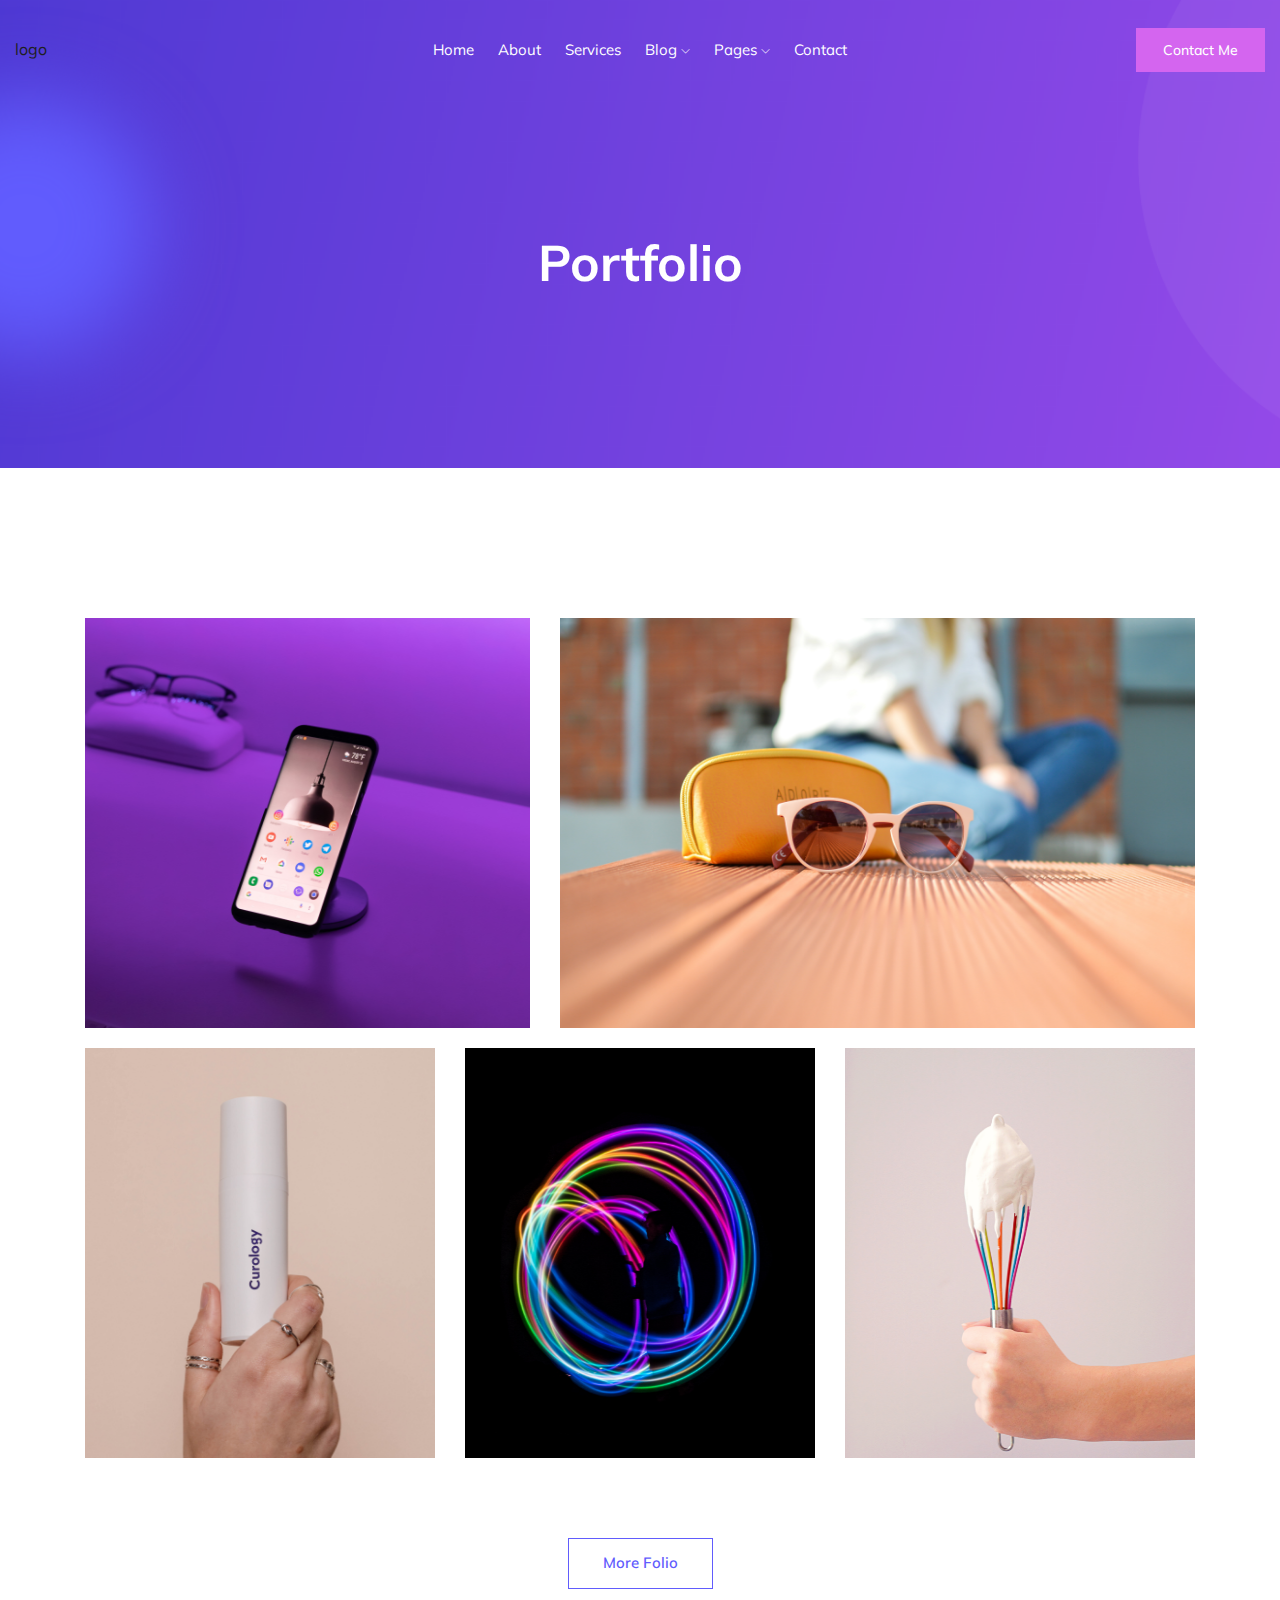
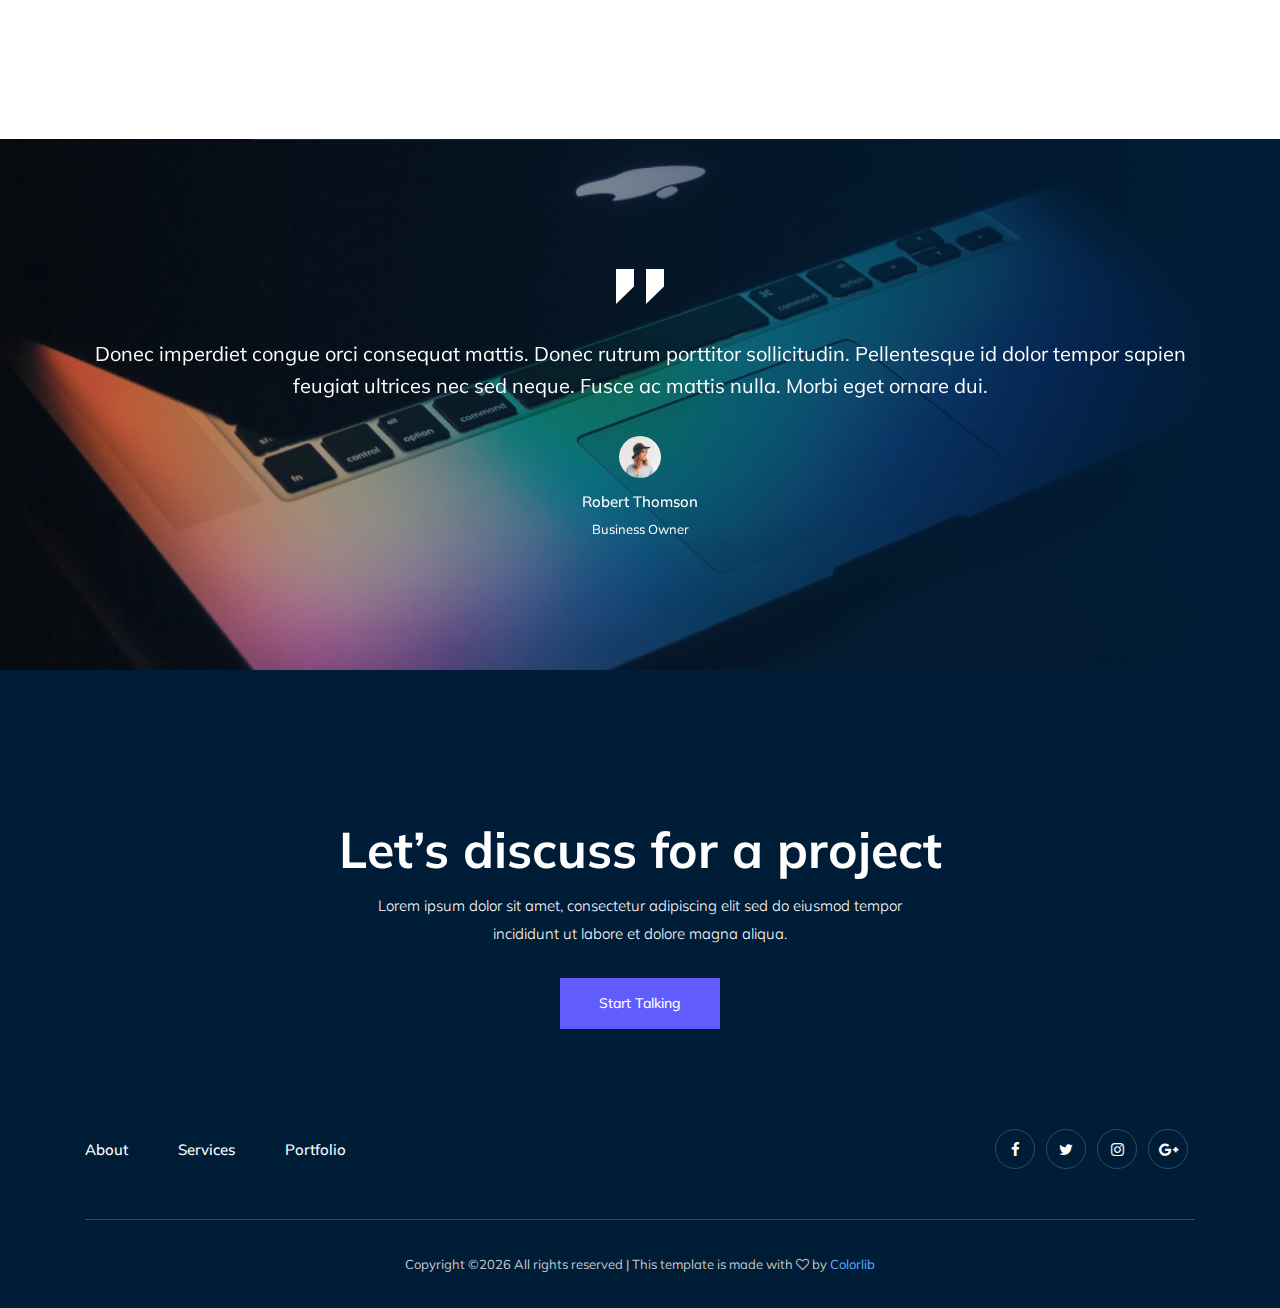
<file: portfolio.html>
<!doctype html>
<html class="no-js" lang="zxx">

<head>
    <meta charset="utf-8">
    <meta http-equiv="x-ua-compatible" content="ie=edge">
    <title>Melan</title>
    <meta name="description" content="">
    <meta name="viewport" content="width=device-width, initial-scale=1">

    <!-- <link rel="manifest" href="site.webmanifest"> -->
    <!-- Place favicon.ico in the root directory -->

    <!-- CSS here -->
    <link rel="stylesheet" href="css/bootstrap.min.css">
    <link rel="stylesheet" href="css/owl.carousel.min.css">
    <link rel="stylesheet" href="css/magnific-popup.css">
    <link rel="stylesheet" href="css/font-awesome.min.css">
    <link rel="stylesheet" href="css/themify-icons.css">
    <link rel="stylesheet" href="css/nice-select.css">
    <link rel="stylesheet" href="css/flaticon.css">
    <link rel="stylesheet" href="css/gijgo.css">
    <link rel="stylesheet" href="css/animate.min.css">
    <link rel="stylesheet" href="css/slick.css">
    <link rel="stylesheet" href="css/slicknav.css">
    <link rel="stylesheet" href="css/style.css">
    <!-- <link rel="stylesheet" href="css/responsive.css"> -->
</head>

<body>
    <!--[if lte IE 9]>
            <p class="browserupgrade">You are using an <strong>outdated</strong> browser. Please <a href="https://browsehappy.com/">upgrade your browser</a> to improve your experience and security.</p>
        <![endif]-->

    <!-- header-start -->
    <header>
        <div class="header-area ">
            <div id="sticky-header" class="main-header-area">
                <div class="container-fluid">
                    <div class="row align-items-center">
                        <div class="col-xl-3 col-lg-2">
                            <div class="logo">
                                <a href="index.html">logo
                                    <!-- <img src="img/logo.png" alt=""> -->
                                </a>
                            </div>
                        </div>
                        <div class="col-xl-6 col-lg-7">
                            <div class="main-menu  d-none d-lg-block">
                                <nav>
                                    <ul id="navigation">
                                        <li><a class="active" href="index.html">home</a></li>
                                        <li><a href="about.html">About</a></li>
                                        <li><a href="services.html">Services</a></li>
                                        <li><a href="#">blog <i class="ti-angle-down"></i></a>
                                            <ul class="submenu">
                                                <li><a href="blog.html">blog</a></li>
                                                <li><a href="single-blog.html">single-blog</a></li>
                                            </ul>
                                        </li>
                                        <li><a href="#">pages <i class="ti-angle-down"></i></a>
                                            <ul class="submenu">
                                                <li><a href="portfolio.html">Portfolio</a></li>
                                                 <li><a href="elements.html">elements</a></li>
                                            </ul>
                                        </li>
                                        <li><a href="contact.html">Contact</a></li>
                                    </ul>
                                </nav>
                            </div>
                        </div>
                        <div class="col-xl-3 col-lg-3 d-none d-lg-block">
                            <div class="Appointment">
                                <div class="book_btn d-none d-lg-block">
                                    <a  href="#">Contact Me</a>
                                </div>
                            </div>
                        </div>
                        <div class="col-12">
                            <div class="mobile_menu d-block d-lg-none"></div>
                        </div>
                    </div>

                </div>
            </div>
        </div>
    </header>
    <!-- header-end -->

    <!-- bradcam_area  -->
    <div class="bradcam_area bradcam_bg_1">
        <div class="container">
            <div class="row">
                <div class="col-xl-12">
                    <div class="bradcam_text text-center">
                        <h3>Portfolio</h3>
                    </div>
                </div>
            </div>
        </div>
    </div>
    <!-- /bradcam_area  -->

    <!-- portfolio_image_area  -->
    <div class="portfolio_image_area dec_margin">
        <div class="container">
            <div class="row">
                <div class="col-xl-5 col-md-5">
                    <div class="single_Portfolio">
                        <div class="portfolio_thumb">
                            <img src="img/portfolio/1.png" alt="">
                        </div>
                        <a href="img/portfolio/1.png" class="popup popup-image"></a>
                        <div class="portfolio_hover">
                            <div class="title">
                                    <h3>Product Design</h3>
                            </div>
                        </div>
                    </div>
                </div>
                <div class="col-xl-7 col-md-7">
                    <div class="single_Portfolio">
                        <div class="portfolio_thumb">
                            <img src="img/portfolio/2.png" alt="">
                        </div>
                        <a href="img/portfolio/2.png" class="popup popup-image"></a>
                        <div class="portfolio_hover">
                            <div class="title">
                                    <h3>Product Design</h3>
                            </div>
                        </div>
                    </div>
                </div>
                <div class="col-xl-4 col-md-6 col-lg-4">
                    <div class="single_Portfolio">
                        <div class="portfolio_thumb">
                            <img src="img/portfolio/3.png" alt="">
                        </div>
                        <a href="img/portfolio/3.png" class="popup popup-image"></a>
                        <div class="portfolio_hover">
                            <div class="title">
                                    <h3>Product Design</h3>
                            </div>
                        </div>
                    </div>
                </div>
                <div class="col-xl-4 col-md-6 col-lg-4">
                    <div class="single_Portfolio">
                        <div class="portfolio_thumb">
                            <img src="img/portfolio/4.png" alt="">
                        </div>
                        <a href="img/portfolio/4.png" class="popup popup-image"></a>
                        <div class="portfolio_hover">
                            <div class="title">
                                    <h3>Product Design</h3>
                            </div>
                        </div>
                    </div>
                </div>
                <div class="col-xl-4 col-md-12 col-lg-4">
                    <div class="single_Portfolio">
                        <div class="portfolio_thumb">
                            <img src="img/portfolio/5.png" alt="">
                        </div>
                        <a href="img/portfolio/5.png" class="popup popup-image"></a>
                        <div class="portfolio_hover">
                            <div class="title">
                                    <h3>Product Design</h3>
                            </div>
                        </div>
                    </div>
                </div>
            </div>
            <div class="row">
                <div class="col-xl-12">
                    <div class="more_portfolio text-center">
                        <a class="line_btn" href="#">More Folio</a>
                    </div>
                </div>
            </div>
        </div>
    </div>
    <!--/ portfolio_image_area  -->
    <!-- testimonial_area  -->
    <div class="testimonial_area ">
            <div class="container">
                <div class="row">
                    <div class="col-xl-12">
                        <div class="testmonial_active owl-carousel">
                            <div class="single_carousel">
                                    <div class="single_testmonial text-center">
                                            <div class="quote">
                                                <img src="img/testmonial/quote.svg" alt="">
                                            </div>
                                            <p>Donec imperdiet congue orci consequat mattis. Donec rutrum porttitor <br> 
                                                    sollicitudin. Pellentesque id dolor tempor sapien feugiat ultrices nec sed neque.  <br>
                                                    Fusce ac mattis nulla. Morbi eget ornare dui. </p>
                                            <div class="testmonial_author">
                                                <div class="thumb">
                                                        <img src="img/testmonial/thumb.png" alt="">
                                                </div>
                                                <h3>Robert Thomson</h3>
                                                <span>Business Owner</span>
                                            </div>
                                        </div>
                            </div>
                            <div class="single_carousel">
                                    <div class="single_testmonial text-center">
                                            <div class="quote">
                                                <img src="img/testmonial/quote.svg" alt="">
                                            </div>
                                            <p>Donec imperdiet congue orci consequat mattis. Donec rutrum porttitor <br> 
                                                    sollicitudin. Pellentesque id dolor tempor sapien feugiat ultrices nec sed neque.  <br>
                                                    Fusce ac mattis nulla. Morbi eget ornare dui. </p>
                                            <div class="testmonial_author">
                                                <div class="thumb">
                                                        <img src="img/testmonial/thumb.png" alt="">
                                                </div>
                                                <h3>Robert Thomson</h3>
                                                <span>Business Owner</span>
                                            </div>
                                        </div>
                            </div>
                            <div class="single_carousel">
                                    <div class="single_testmonial text-center">
                                            <div class="quote">
                                                <img src="img/testmonial/quote.svg" alt="">
                                            </div>
                                            <p>Donec imperdiet congue orci consequat mattis. Donec rutrum porttitor <br> 
                                                    sollicitudin. Pellentesque id dolor tempor sapien feugiat ultrices nec sed neque.  <br>
                                                    Fusce ac mattis nulla. Morbi eget ornare dui. </p>
                                            <div class="testmonial_author">
                                                <div class="thumb">
                                                        <img src="img/testmonial/thumb.png" alt="">
                                                </div>
                                                <h3>Robert Thomson</h3>
                                                <span>Business Owner</span>
                                            </div>
                                        </div>
                            </div>
                        </div>
                    </div>
                </div>
            </div>
        </div>
        <!-- /testimonial_area  -->
    
    <div class="discuss_projects">
        <div class="container">
            <div class="row">
                <div class="col-xl-12">
                    <div class="project_text text-center">
                        <h3>Let’s discuss for a project</h3>
                        <p>Lorem ipsum dolor sit amet, consectetur adipiscing elit sed do eiusmod tempor <br> incididunt ut labore et dolore magna aliqua.</p>
                        <a class="boxed-btn3" href="#">Start Talking</a>
                    </div>
                </div>
            </div>
        </div>
    </div>

    <!-- footer start -->
    <footer class="footer">
        <div class="footer_top">
            <div class="container">
                <div class="row align-items-center">
                    <div class="col-xl-6 col-md-6">
                        <div class="menu_links">
                            <ul>
                                <li><a href="#">About</a></li>
                                <li><a href="#">Services</a></li>
                                <li><a href="#">Portfolio</a></li>
                            </ul>
                        </div>
                    </div>
                    <div class="col-xl-6 col-md-6">
                        <div class="socail_links">
                            <ul>
                                <li><a href="#"> <i class="fa fa-facebook"></i> </a></li>
                                <li><a href="#"> <i class="fa fa-twitter"></i> </a></li>
                                <li><a href="#"> <i class="fa fa-instagram"></i> </a></li>
                                <li><a href="#"> <i class="fa fa-google-plus"></i> </a></li>
                            </ul>
                        </div>
                    </div>
                </div>
            </div>
        </div>
        <div class="copy-right_text">
            <div class="container">
                <div class="footer_border"></div>
                <div class="row">
                    <div class="col-xl-12">
                        <p class="copy_right text-center">
                            <!-- Link back to Colorlib can't be removed. Template is licensed under CC BY 3.0. -->
Copyright &copy;<script>document.write(new Date().getFullYear());</script> All rights reserved | This template is made with <i class="fa fa-heart-o" aria-hidden="true"></i> by <a href="https://colorlib.com" target="_blank">Colorlib</a>
<!-- Link back to Colorlib can't be removed. Template is licensed under CC BY 3.0. -->
                        </p>
                    </div>
                </div>
            </div>
        </div>
    </footer>
    <!--/ footer end  -->

    <!-- JS here -->
    <script src="js/vendor/modernizr-3.5.0.min.js"></script>
    <script src="js/vendor/jquery-1.12.4.min.js"></script>
    <script src="js/popper.min.js"></script>
    <script src="js/bootstrap.min.js"></script>
    <script src="js/owl.carousel.min.js"></script>
    <script src="js/isotope.pkgd.min.js"></script>
    <script src="js/ajax-form.js"></script>
    <script src="js/waypoints.min.js"></script>
    <script src="js/jquery.counterup.min.js"></script>
    <script src="js/imagesloaded.pkgd.min.js"></script>
    <script src="js/scrollIt.js"></script>
    <script src="js/jquery.scrollUp.min.js"></script>
    <script src="js/wow.min.js"></script>
    <script src="js/nice-select.min.js"></script>
    <script src="js/jquery.slicknav.min.js"></script>
    <script src="js/jquery.magnific-popup.min.js"></script>
    <script src="js/plugins.js"></script>
    <script src="js/gijgo.min.js"></script>

    <!--contact js-->
    <script src="js/contact.js"></script>
    <script src="js/jquery.ajaxchimp.min.js"></script>
    <script src="js/jquery.form.js"></script>
    <script src="js/jquery.validate.min.js"></script>
    <script src="js/mail-script.js"></script>

    <script src="js/main.js"></script>
</body>

</html>
</file>
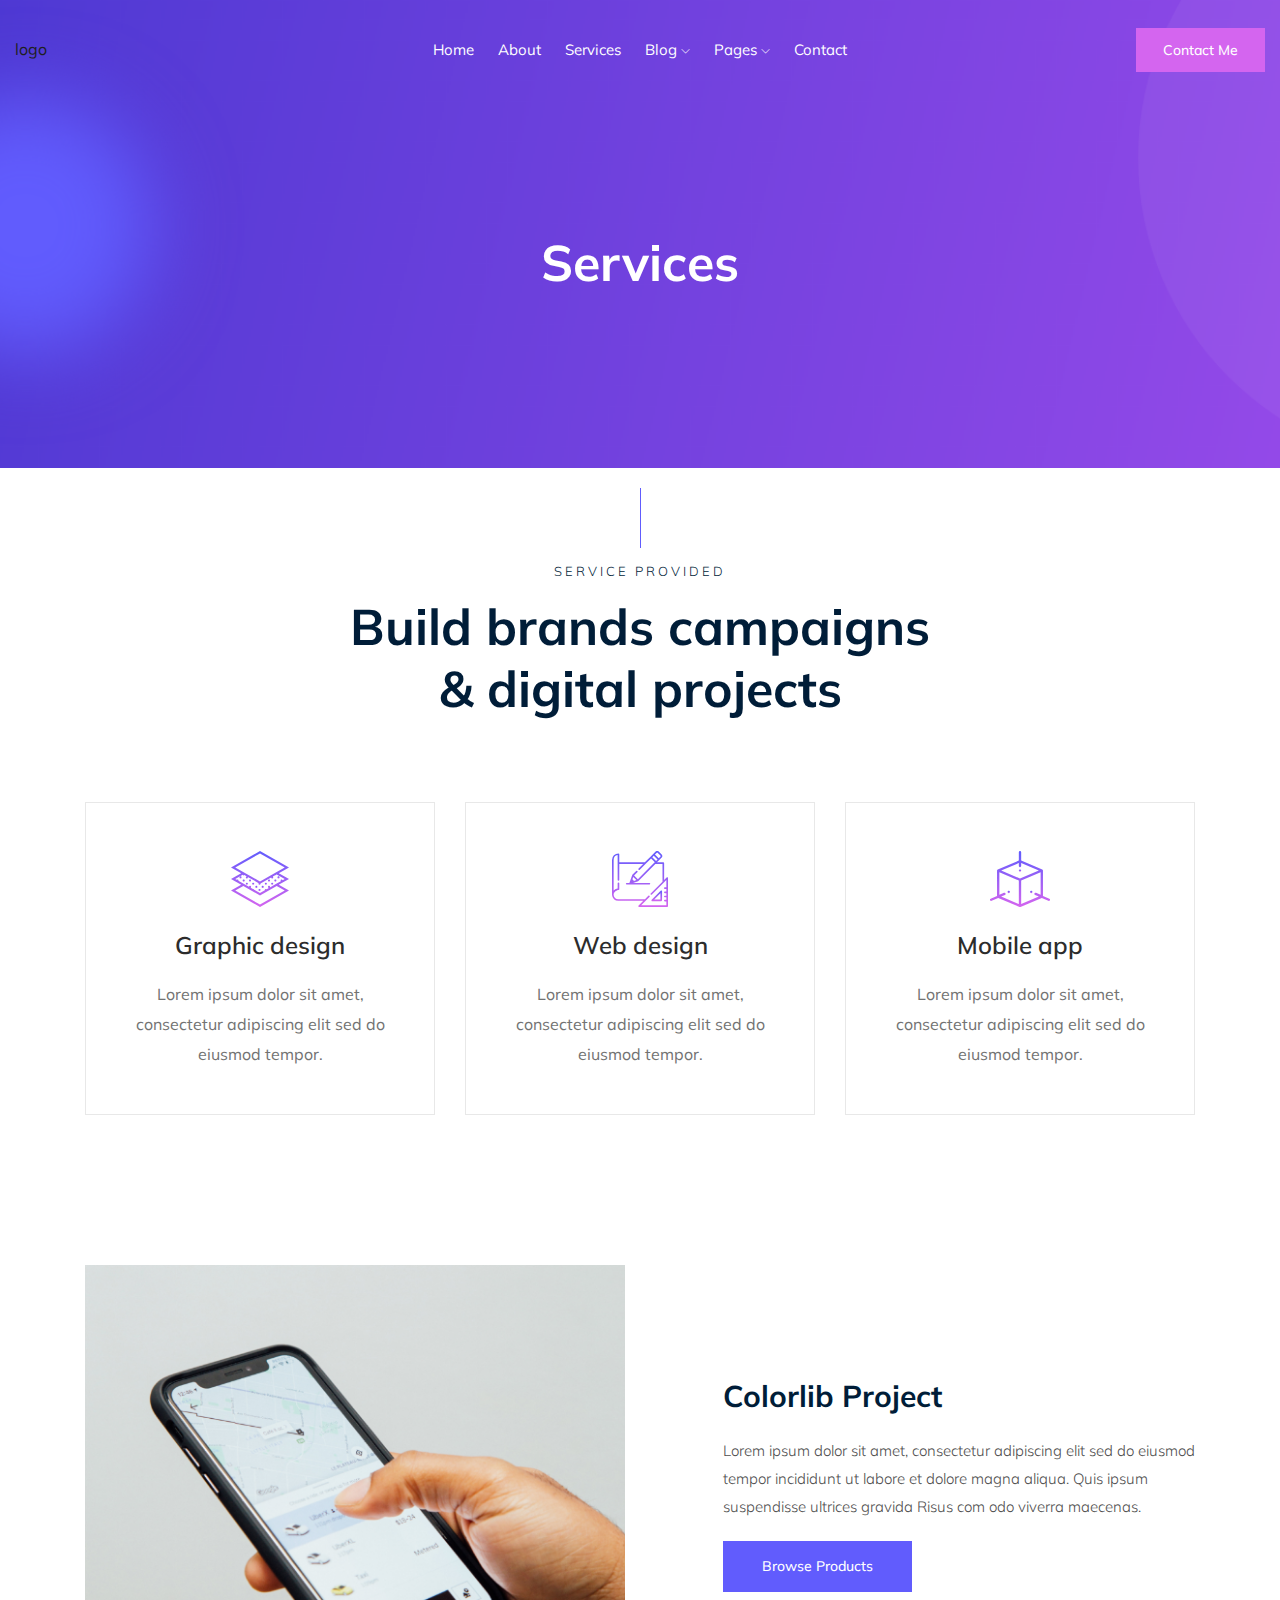
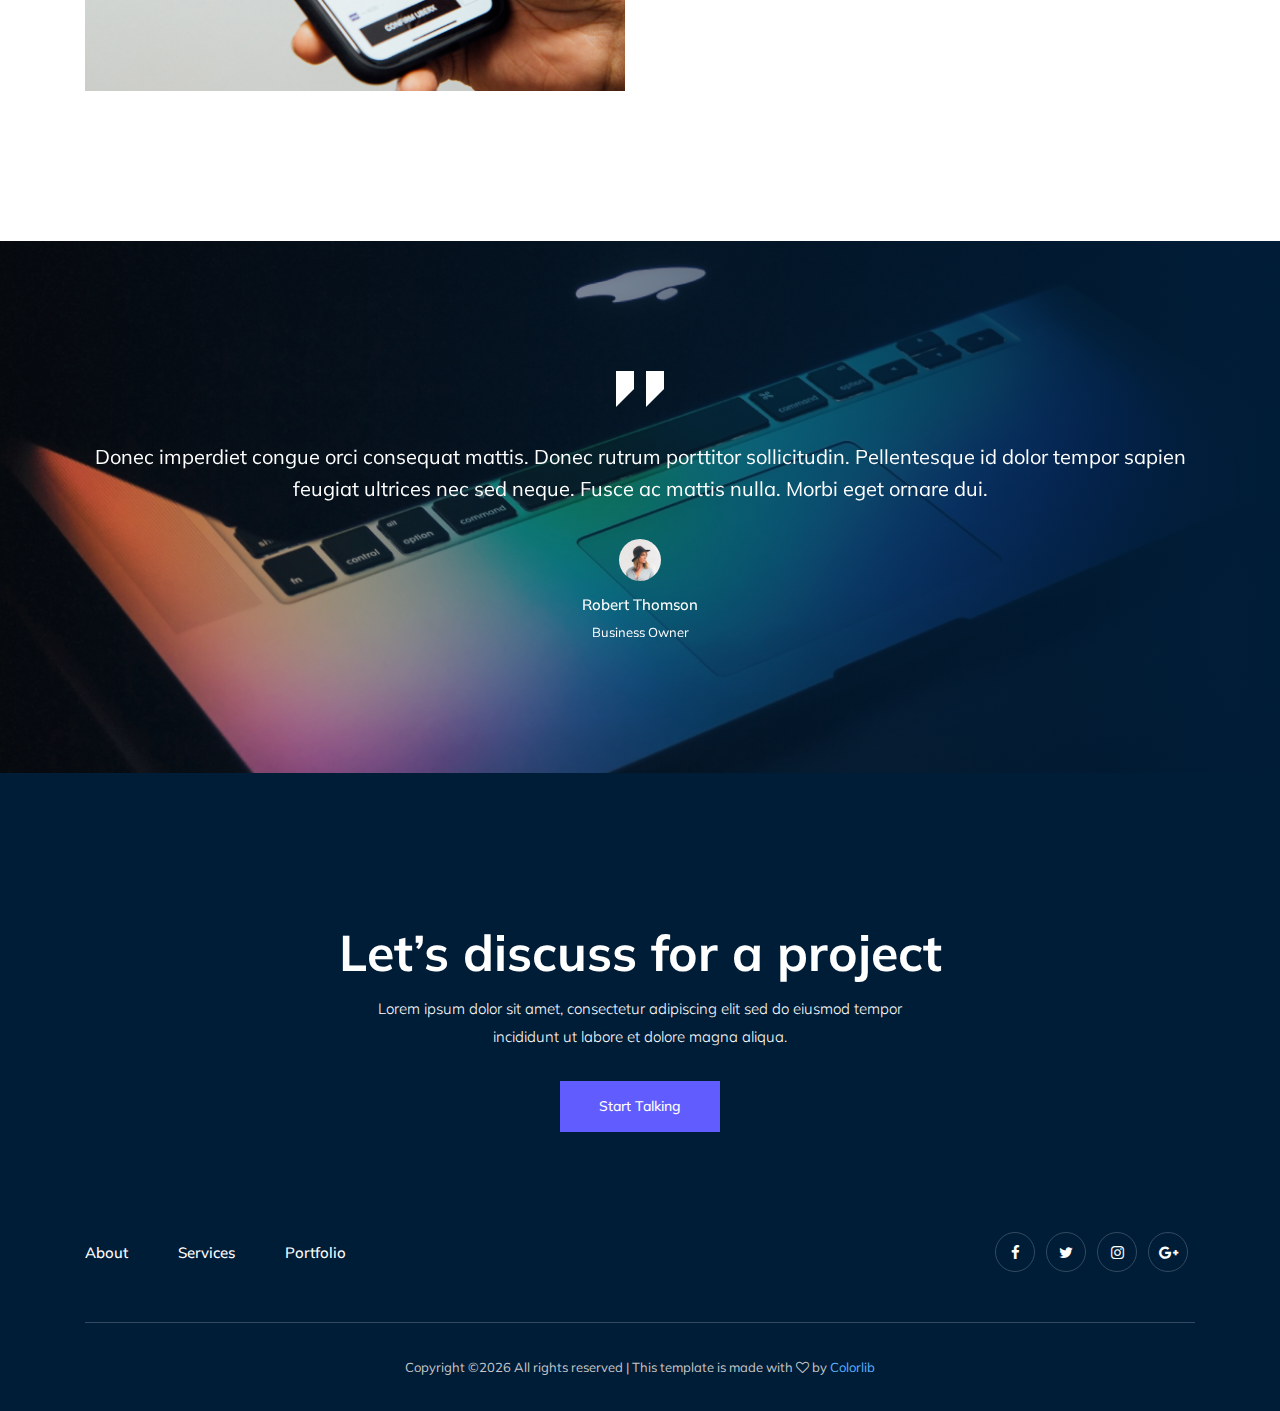
<file: services.html>
<!doctype html>
<html class="no-js" lang="zxx">

<head>
    <meta charset="utf-8">
    <meta http-equiv="x-ua-compatible" content="ie=edge">
    <title>Melan</title>
    <meta name="description" content="">
    <meta name="viewport" content="width=device-width, initial-scale=1">

    <!-- <link rel="manifest" href="site.webmanifest"> -->
    <!-- Place favicon.ico in the root directory -->

    <!-- CSS here -->
    <link rel="stylesheet" href="css/bootstrap.min.css">
    <link rel="stylesheet" href="css/owl.carousel.min.css">
    <link rel="stylesheet" href="css/magnific-popup.css">
    <link rel="stylesheet" href="css/font-awesome.min.css">
    <link rel="stylesheet" href="css/themify-icons.css">
    <link rel="stylesheet" href="css/nice-select.css">
    <link rel="stylesheet" href="css/flaticon.css">
    <link rel="stylesheet" href="css/gijgo.css">
    <link rel="stylesheet" href="css/animate.min.css">
    <link rel="stylesheet" href="css/slick.css">
    <link rel="stylesheet" href="css/slicknav.css">
    <link rel="stylesheet" href="css/style.css">
    <!-- <link rel="stylesheet" href="css/responsive.css"> -->
</head>

<body>
    <!--[if lte IE 9]>
            <p class="browserupgrade">You are using an <strong>outdated</strong> browser. Please <a href="https://browsehappy.com/">upgrade your browser</a> to improve your experience and security.</p>
        <![endif]-->

    <!-- header-start -->
    <header>
        <div class="header-area ">
            <div id="sticky-header" class="main-header-area">
                <div class="container-fluid">
                    <div class="row align-items-center">
                        <div class="col-xl-3 col-lg-2">
                            <div class="logo">
                                <a href="index.html">logo
                                    <!-- <img src="img/logo.png" alt=""> -->
                                </a>
                            </div>
                        </div>
                        <div class="col-xl-6 col-lg-7">
                            <div class="main-menu  d-none d-lg-block">
                                <nav>
                                    <ul id="navigation">
                                        <li><a class="active" href="index.html">home</a></li>
                                        <li><a href="about.html">About</a></li>
                                        <li><a href="services.html">Services</a></li>
                                        <li><a href="#">blog <i class="ti-angle-down"></i></a>
                                            <ul class="submenu">
                                                <li><a href="blog.html">blog</a></li>
                                                <li><a href="single-blog.html">single-blog</a></li>
                                            </ul>
                                        </li>
                                        <li><a href="#">pages <i class="ti-angle-down"></i></a>
                                            <ul class="submenu">
                                                <li><a href="portfolio.html">Portfolio</a></li>
                                                 <li><a href="elements.html">elements</a></li>
                                            </ul>
                                        </li>
                                        <li><a href="contact.html">Contact</a></li>
                                    </ul>
                                </nav>
                            </div>
                        </div>
                        <div class="col-xl-3 col-lg-3 d-none d-lg-block">
                            <div class="Appointment">
                                <div class="book_btn d-none d-lg-block">
                                    <a  href="#">Contact Me</a>
                                </div>
                            </div>
                        </div>
                        <div class="col-12">
                            <div class="mobile_menu d-block d-lg-none"></div>
                        </div>
                    </div>

                </div>
            </div>
        </div>
    </header>
    <!-- header-end -->

    <!-- bradcam_area  -->
    <div class="bradcam_area bradcam_bg_1">
        <div class="container">
            <div class="row">
                <div class="col-xl-12">
                    <div class="bradcam_text text-center">
                        <h3>Services</h3>
                    </div>
                </div>
            </div>
        </div>
    </div>
    <!-- /bradcam_area  -->
    <!-- service_area  -->
    <div class="service_area">
        <div class="container">
            <div class="row">
                <div class="col-xl-12">
                    <div class="section_title text-center mb-65">
                        <span>Service Provided</span>
                        <h3>Build brands campaigns  <br>
                                & digital projects</h3>
                    </div>
                </div>
            </div>
            <div class="row">
                <div class="col-xl-4 col-md-4">
                    <div class="single_service text-center">
                        <div class="icon">
                            <img src="img/svg_icon/1.svg" alt="">
                        </div>
                        <h3>Graphic design</h3>
                        <p>Lorem ipsum dolor sit amet, consectetur adipiscing elit sed do eiusmod tempor.</p>
                    </div>
                </div>
                <div class="col-xl-4 col-md-4">
                    <div class="single_service text-center">
                        <div class="icon">
                            <img src="img/svg_icon/2.svg" alt="">
                        </div>
                        <h3>Web design</h3>
                        <p>Lorem ipsum dolor sit amet, consectetur adipiscing elit sed do eiusmod tempor.</p>
                    </div>
                </div>
                <div class="col-xl-4 col-md-4">
                    <div class="single_service text-center">
                        <div class="icon">
                            <img src="img/svg_icon/3.svg" alt="">
                        </div>
                        <h3>Mobile app</h3>
                        <p>Lorem ipsum dolor sit amet, consectetur adipiscing elit sed do eiusmod tempor.</p>
                    </div>
                </div>
            </div>
        </div>
    </div>
    <!--/ service_area  -->

    <div class="project_area">
        <div class="container">
            <div class="row align-items-center">
                <div class="col-xl-6">
                    <div class="projects_thumb">
                        <img src="img/about/projects.png" alt="">
                    </div>
                </div>
                <div class="col-xl-6">
                    <div class="projects_info">
                        <h3>Colorlib Project</h3>
                        <p>Lorem ipsum dolor sit amet, consectetur adipiscing elit sed do eiusmod tempor incididunt ut labore et dolore magna aliqua. Quis ipsum suspendisse ultrices gravida Risus com odo viverra maecenas.</p>
                        <a href="#" class="boxed-btn3">Browse Products</a>
                    </div>
                </div>
            </div>
        </div>
    </div>

    <!-- testimonial_area  -->
    <div class="testimonial_area ">
            <div class="container">
                <div class="row">
                    <div class="col-xl-12">
                        <div class="testmonial_active owl-carousel">
                            <div class="single_carousel">
                                    <div class="single_testmonial text-center">
                                            <div class="quote">
                                                <img src="img/testmonial/quote.svg" alt="">
                                            </div>
                                            <p>Donec imperdiet congue orci consequat mattis. Donec rutrum porttitor <br> 
                                                    sollicitudin. Pellentesque id dolor tempor sapien feugiat ultrices nec sed neque.  <br>
                                                    Fusce ac mattis nulla. Morbi eget ornare dui. </p>
                                            <div class="testmonial_author">
                                                <div class="thumb">
                                                        <img src="img/testmonial/thumb.png" alt="">
                                                </div>
                                                <h3>Robert Thomson</h3>
                                                <span>Business Owner</span>
                                            </div>
                                        </div>
                            </div>
                            <div class="single_carousel">
                                    <div class="single_testmonial text-center">
                                            <div class="quote">
                                                <img src="img/testmonial/quote.svg" alt="">
                                            </div>
                                            <p>Donec imperdiet congue orci consequat mattis. Donec rutrum porttitor <br> 
                                                    sollicitudin. Pellentesque id dolor tempor sapien feugiat ultrices nec sed neque.  <br>
                                                    Fusce ac mattis nulla. Morbi eget ornare dui. </p>
                                            <div class="testmonial_author">
                                                <div class="thumb">
                                                        <img src="img/testmonial/thumb.png" alt="">
                                                </div>
                                                <h3>Robert Thomson</h3>
                                                <span>Business Owner</span>
                                            </div>
                                        </div>
                            </div>
                            <div class="single_carousel">
                                    <div class="single_testmonial text-center">
                                            <div class="quote">
                                                <img src="img/testmonial/quote.svg" alt="">
                                            </div>
                                            <p>Donec imperdiet congue orci consequat mattis. Donec rutrum porttitor <br> 
                                                    sollicitudin. Pellentesque id dolor tempor sapien feugiat ultrices nec sed neque.  <br>
                                                    Fusce ac mattis nulla. Morbi eget ornare dui. </p>
                                            <div class="testmonial_author">
                                                <div class="thumb">
                                                        <img src="img/testmonial/thumb.png" alt="">
                                                </div>
                                                <h3>Robert Thomson</h3>
                                                <span>Business Owner</span>
                                            </div>
                                        </div>
                            </div>
                        </div>
                    </div>
                </div>
            </div>
        </div>
        <!-- /testimonial_area  -->
    
    <div class="discuss_projects">
        <div class="container">
            <div class="row">
                <div class="col-xl-12">
                    <div class="project_text text-center">
                        <h3>Let’s discuss for a project</h3>
                        <p>Lorem ipsum dolor sit amet, consectetur adipiscing elit sed do eiusmod tempor <br> incididunt ut labore et dolore magna aliqua.</p>
                        <a class="boxed-btn3" href="#">Start Talking</a>
                    </div>
                </div>
            </div>
        </div>
    </div>

    <!-- footer start -->
    <footer class="footer">
        <div class="footer_top">
            <div class="container">
                <div class="row align-items-center">
                    <div class="col-xl-6 col-md-6">
                        <div class="menu_links">
                            <ul>
                                <li><a href="#">About</a></li>
                                <li><a href="#">Services</a></li>
                                <li><a href="#">Portfolio</a></li>
                            </ul>
                        </div>
                    </div>
                    <div class="col-xl-6 col-md-6">
                        <div class="socail_links">
                            <ul>
                                <li><a href="#"> <i class="fa fa-facebook"></i> </a></li>
                                <li><a href="#"> <i class="fa fa-twitter"></i> </a></li>
                                <li><a href="#"> <i class="fa fa-instagram"></i> </a></li>
                                <li><a href="#"> <i class="fa fa-google-plus"></i> </a></li>
                            </ul>
                        </div>
                    </div>
                </div>
            </div>
        </div>
        <div class="copy-right_text">
            <div class="container">
                <div class="footer_border"></div>
                <div class="row">
                    <div class="col-xl-12">
                        <p class="copy_right text-center">
                            <!-- Link back to Colorlib can't be removed. Template is licensed under CC BY 3.0. -->
Copyright &copy;<script>document.write(new Date().getFullYear());</script> All rights reserved | This template is made with <i class="fa fa-heart-o" aria-hidden="true"></i> by <a href="https://colorlib.com" target="_blank">Colorlib</a>
<!-- Link back to Colorlib can't be removed. Template is licensed under CC BY 3.0. -->
                        </p>
                    </div>
                </div>
            </div>
        </div>
    </footer>
    <!--/ footer end  -->

    <!-- JS here -->
    <script src="js/vendor/modernizr-3.5.0.min.js"></script>
    <script src="js/vendor/jquery-1.12.4.min.js"></script>
    <script src="js/popper.min.js"></script>
    <script src="js/bootstrap.min.js"></script>
    <script src="js/owl.carousel.min.js"></script>
    <script src="js/isotope.pkgd.min.js"></script>
    <script src="js/ajax-form.js"></script>
    <script src="js/waypoints.min.js"></script>
    <script src="js/jquery.counterup.min.js"></script>
    <script src="js/imagesloaded.pkgd.min.js"></script>
    <script src="js/scrollIt.js"></script>
    <script src="js/jquery.scrollUp.min.js"></script>
    <script src="js/wow.min.js"></script>
    <script src="js/nice-select.min.js"></script>
    <script src="js/jquery.slicknav.min.js"></script>
    <script src="js/jquery.magnific-popup.min.js"></script>
    <script src="js/plugins.js"></script>
    <script src="js/gijgo.min.js"></script>

    <!--contact js-->
    <script src="js/contact.js"></script>
    <script src="js/jquery.ajaxchimp.min.js"></script>
    <script src="js/jquery.form.js"></script>
    <script src="js/jquery.validate.min.js"></script>
    <script src="js/mail-script.js"></script>

    <script src="js/main.js"></script>
</body>

</html>
</file>
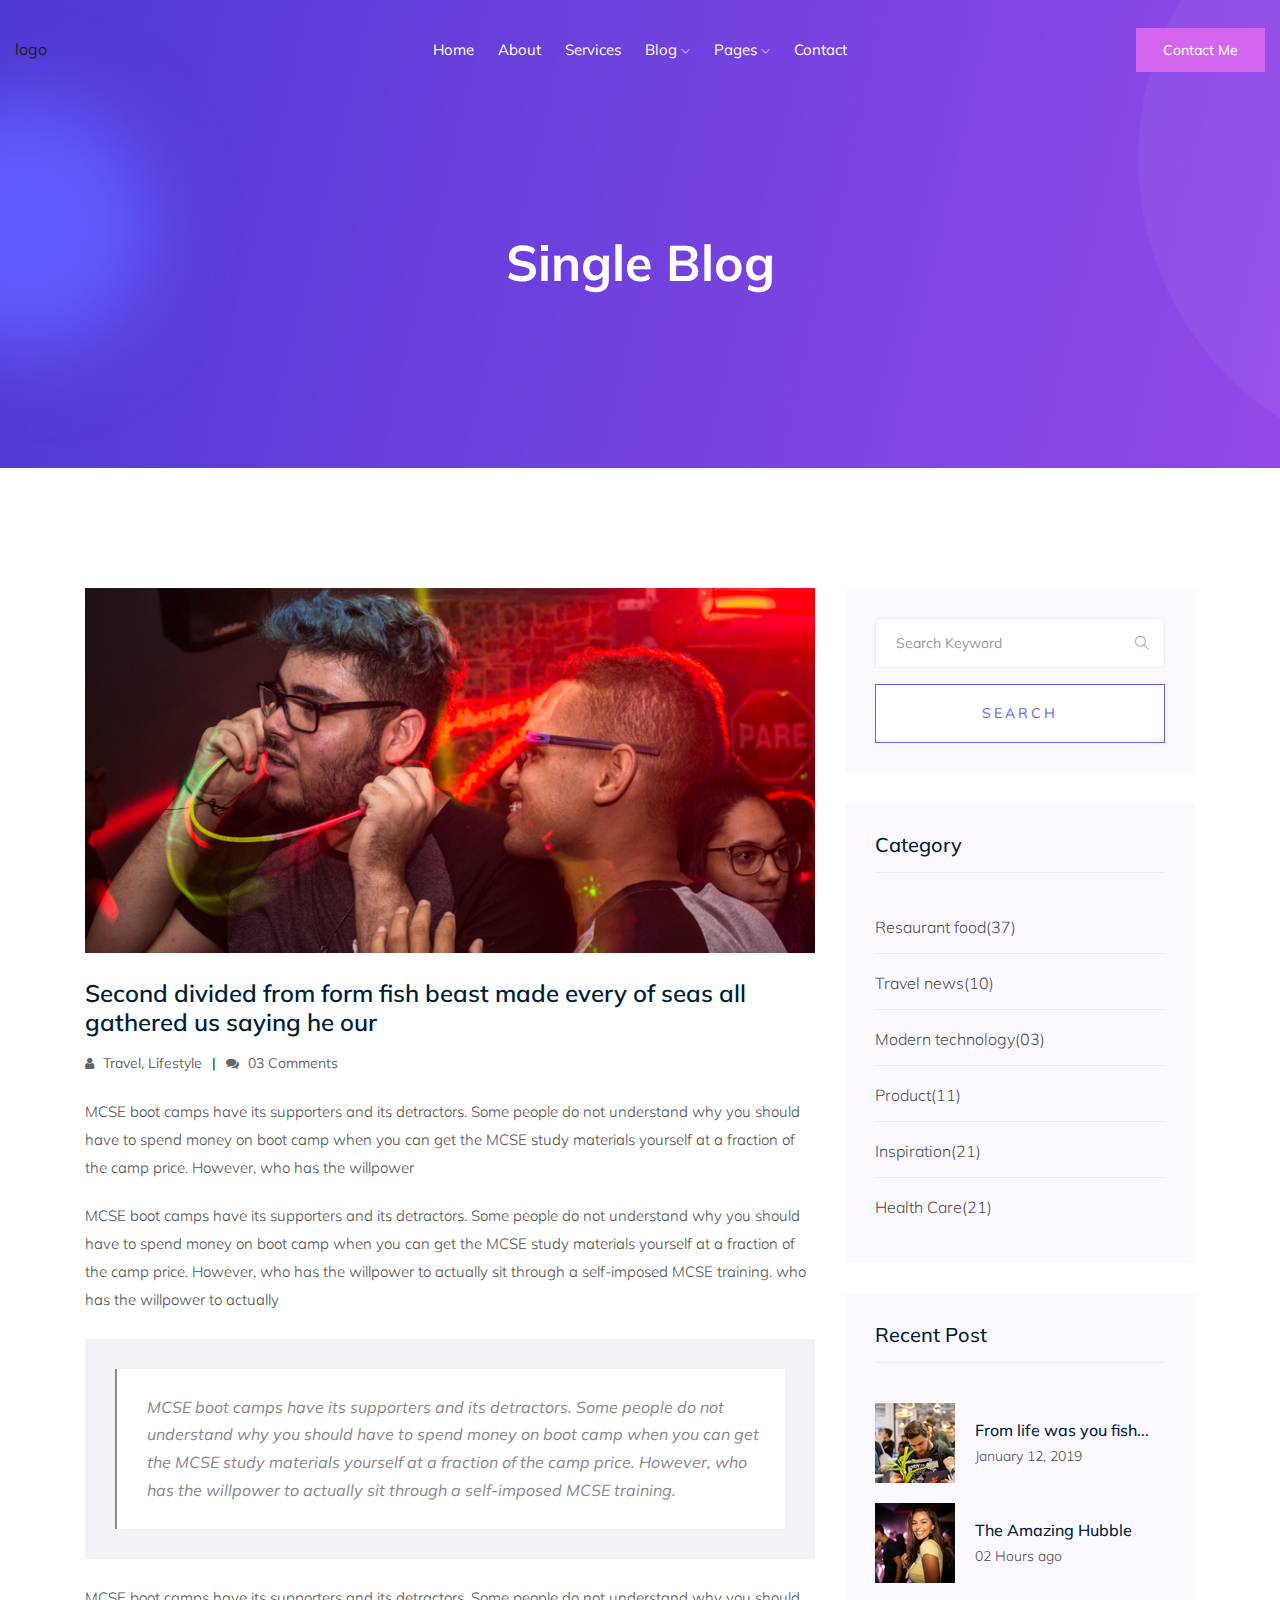
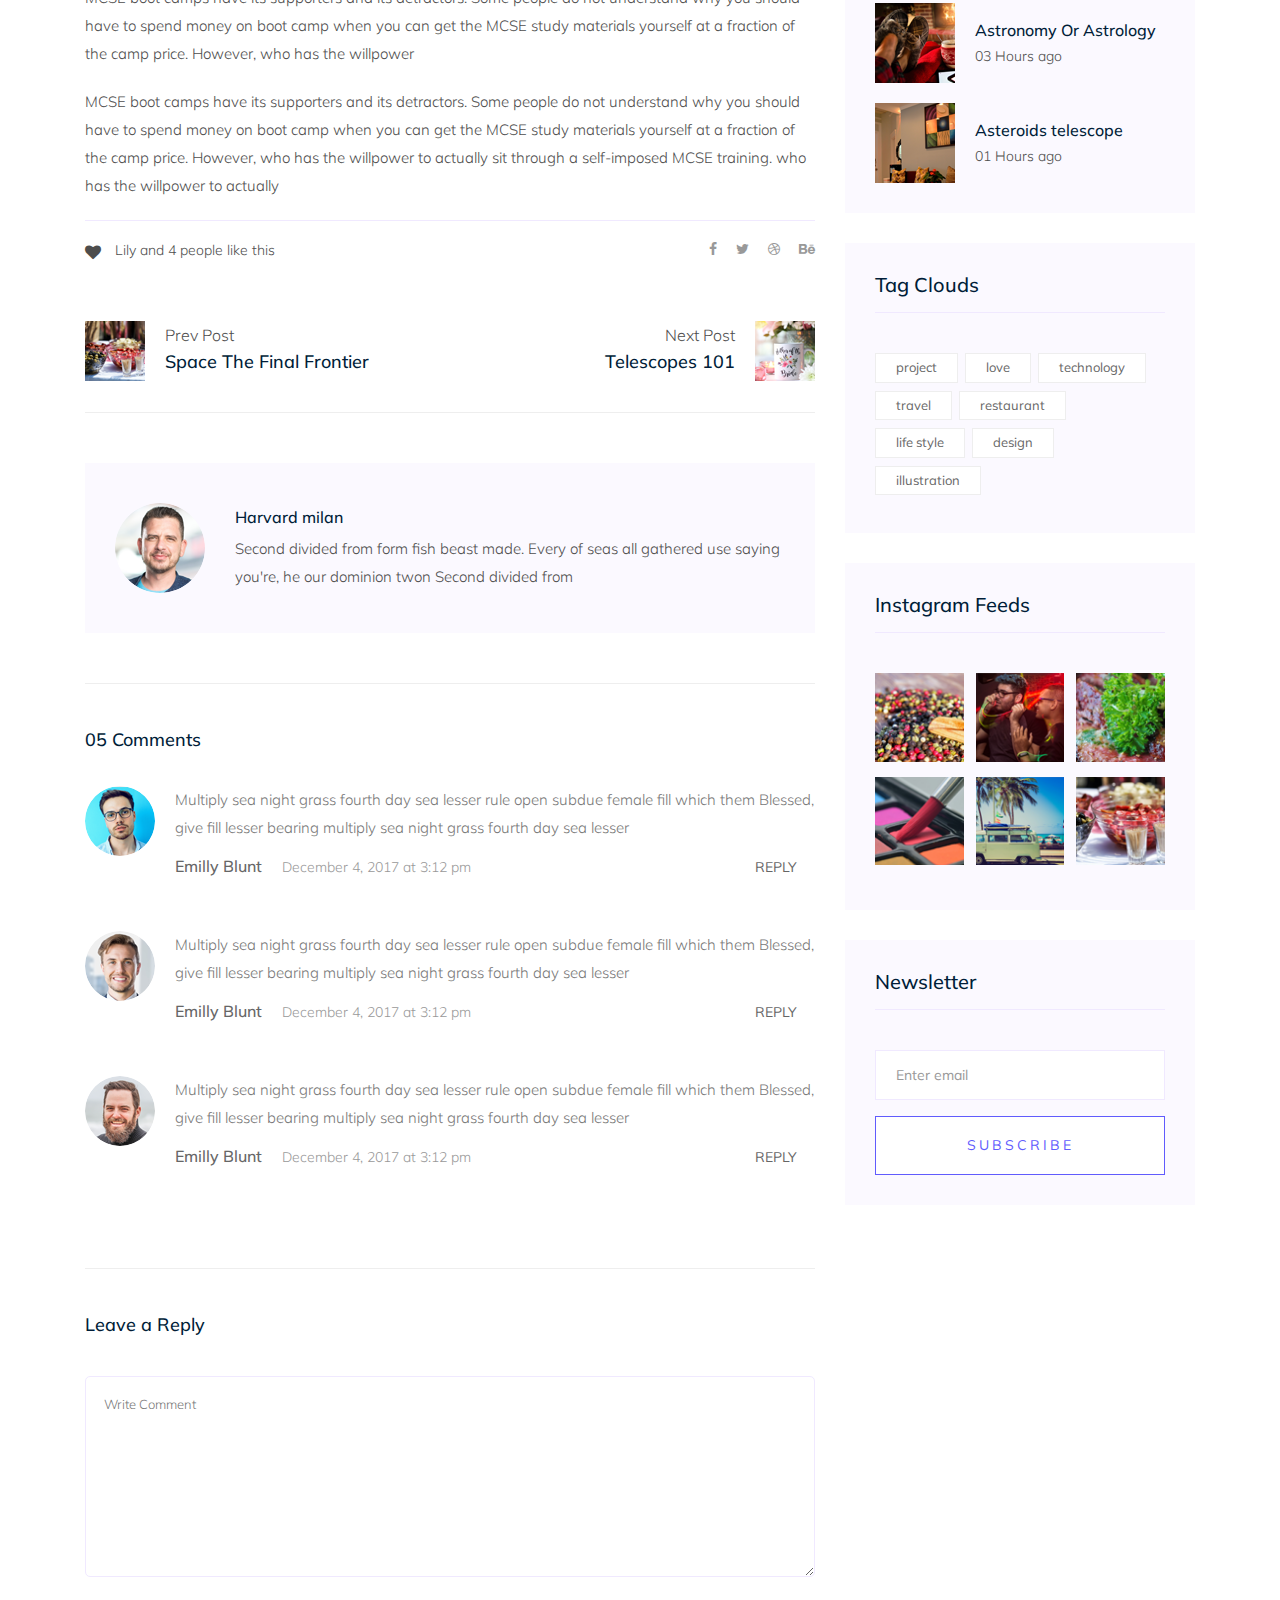
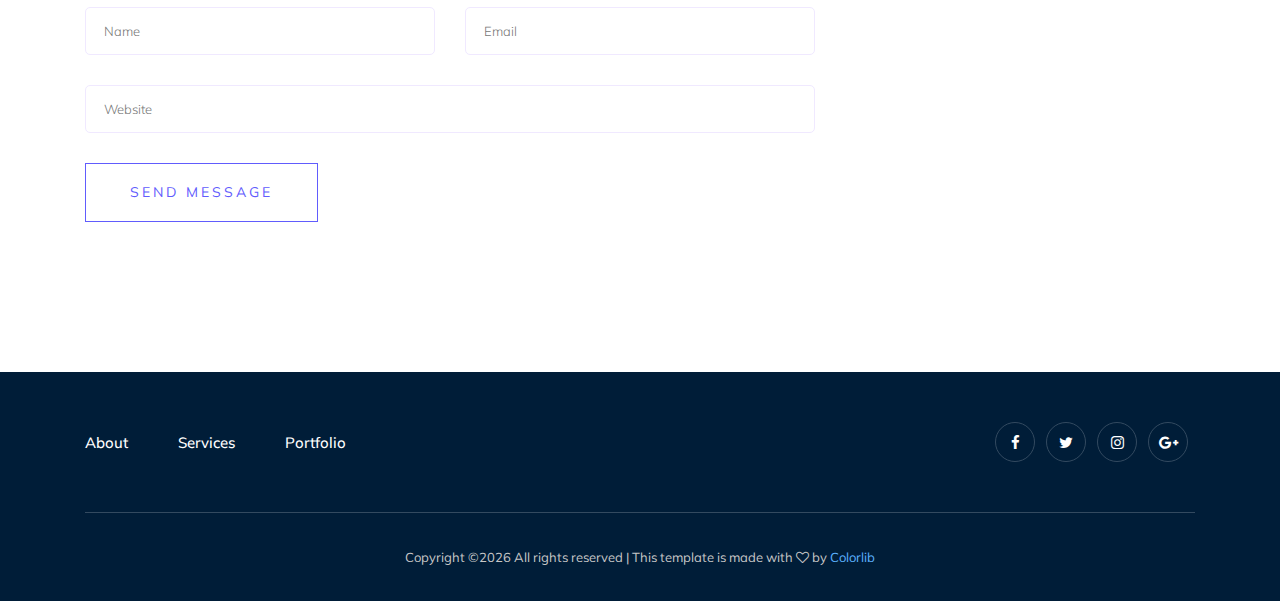
<file: single-blog.html>
<!doctype html>
<html class="no-js" lang="zxx">

<head>
   <meta charset="utf-8">
   <meta http-equiv="x-ua-compatible" content="ie=edge">
   <title>Melan</title>
   <meta name="description" content="">
   <meta name="viewport" content="width=device-width, initial-scale=1">

   <!-- <link rel="manifest" href="site.webmanifest"> -->
   <!-- Place favicon.ico in the root directory -->

   <!-- CSS here -->
   <link rel="stylesheet" href="css/bootstrap.min.css">
   <link rel="stylesheet" href="css/owl.carousel.min.css">
   <link rel="stylesheet" href="css/magnific-popup.css">
   <link rel="stylesheet" href="css/font-awesome.min.css">
   <link rel="stylesheet" href="css/themify-icons.css">
   <link rel="stylesheet" href="css/nice-select.css">
   <link rel="stylesheet" href="css/flaticon.css">
   <link rel="stylesheet" href="css/gijgo.css">
   <link rel="stylesheet" href="css/animate.min.css">
   <link rel="stylesheet" href="css/slicknav.css">
   <link rel="stylesheet" href="css/style.css">
   <!-- <link rel="stylesheet" href="css/responsive.css"> -->
</head>

<body>
   <!--[if lte IE 9]>
            <p class="browserupgrade">You are using an <strong>outdated</strong> browser. Please <a href="https://browsehappy.com/">upgrade your browser</a> to improve your experience and security.</p>
        <![endif]-->
    <!-- header-start -->
    <header>
         <div class="header-area ">
             <div id="sticky-header" class="main-header-area">
                 <div class="container-fluid">
                     <div class="row align-items-center">
                         <div class="col-xl-3 col-lg-2">
                             <div class="logo">
                                 <a href="index.html">logo
                                     <!-- <img src="img/logo.png" alt=""> -->
                                 </a>
                             </div>
                         </div>
                         <div class="col-xl-6 col-lg-7">
                             <div class="main-menu  d-none d-lg-block">
                                 <nav>
                                     <ul id="navigation">
                                         <li><a class="active" href="index.html">home</a></li>
                                         <li><a href="about.html">About</a></li>
                                         <li><a href="services.html">Services</a></li>
                                         <li><a href="#">blog <i class="ti-angle-down"></i></a>
                                             <ul class="submenu">
                                                 <li><a href="blog.html">blog</a></li>
                                                 <li><a href="single-blog.html">single-blog</a></li>
                                             </ul>
                                         </li>
                                         <li><a href="#">pages <i class="ti-angle-down"></i></a>
                                             <ul class="submenu">
                                                  <li><a href="elements.html">elements</a></li>
                                             </ul>
                                         </li>
                                         <li><a href="contact.html">Contact</a></li>
                                     </ul>
                                 </nav>
                             </div>
                         </div>
                         <div class="col-xl-3 col-lg-3 d-none d-lg-block">
                             <div class="Appointment">
                                 <div class="book_btn d-none d-lg-block">
                                     <a  href="#">Contact Me</a>
                                 </div>
                             </div>
                         </div>
                         <div class="col-12">
                             <div class="mobile_menu d-block d-lg-none"></div>
                         </div>
                     </div>
 
                 </div>
             </div>
         </div>
     </header>
     <!-- header-end -->
 
     <!-- bradcam_area  -->
     <div class="bradcam_area bradcam_bg_1">
         <div class="container">
             <div class="row">
                 <div class="col-xl-12">
                     <div class="bradcam_text text-center">
                         <h3>Single Blog</h3>
                     </div>
                 </div>
             </div>
         </div>
     </div>
     <!-- /bradcam_area  -->

   <!--================Blog Area =================-->
   <section class="blog_area single-post-area section-padding">
      <div class="container">
         <div class="row">
            <div class="col-lg-8 posts-list">
               <div class="single-post">
                  <div class="feature-img">
                     <img class="img-fluid" src="img/blog/single_blog_1.png" alt="">
                  </div>
                  <div class="blog_details">
                     <h2>Second divided from form fish beast made every of seas
                        all gathered us saying he our
                     </h2>
                     <ul class="blog-info-link mt-3 mb-4">
                        <li><a href="#"><i class="fa fa-user"></i> Travel, Lifestyle</a></li>
                        <li><a href="#"><i class="fa fa-comments"></i> 03 Comments</a></li>
                     </ul>
                     <p class="excert">
                        MCSE boot camps have its supporters and its detractors. Some people do not understand why you
                        should have to spend money on boot camp when you can get the MCSE study materials yourself at a
                        fraction of the camp price. However, who has the willpower
                     </p>
                     <p>
                        MCSE boot camps have its supporters and its detractors. Some people do not understand why you
                        should have to spend money on boot camp when you can get the MCSE study materials yourself at a
                        fraction of the camp price. However, who has the willpower to actually sit through a
                        self-imposed MCSE training. who has the willpower to actually
                     </p>
                     <div class="quote-wrapper">
                        <div class="quotes">
                           MCSE boot camps have its supporters and its detractors. Some people do not understand why you
                           should have to spend money on boot camp when you can get the MCSE study materials yourself at
                           a fraction of the camp price. However, who has the willpower to actually sit through a
                           self-imposed MCSE training.
                        </div>
                     </div>
                     <p>
                        MCSE boot camps have its supporters and its detractors. Some people do not understand why you
                        should have to spend money on boot camp when you can get the MCSE study materials yourself at a
                        fraction of the camp price. However, who has the willpower
                     </p>
                     <p>
                        MCSE boot camps have its supporters and its detractors. Some people do not understand why you
                        should have to spend money on boot camp when you can get the MCSE study materials yourself at a
                        fraction of the camp price. However, who has the willpower to actually sit through a
                        self-imposed MCSE training. who has the willpower to actually
                     </p>
                  </div>
               </div>
               <div class="navigation-top">
                  <div class="d-sm-flex justify-content-between text-center">
                     <p class="like-info"><span class="align-middle"><i class="fa fa-heart"></i></span> Lily and 4
                        people like this</p>
                     <div class="col-sm-4 text-center my-2 my-sm-0">
                        <!-- <p class="comment-count"><span class="align-middle"><i class="fa fa-comment"></i></span> 06 Comments</p> -->
                     </div>
                     <ul class="social-icons">
                        <li><a href="#"><i class="fa fa-facebook-f"></i></a></li>
                        <li><a href="#"><i class="fa fa-twitter"></i></a></li>
                        <li><a href="#"><i class="fa fa-dribbble"></i></a></li>
                        <li><a href="#"><i class="fa fa-behance"></i></a></li>
                     </ul>
                  </div>
                  <div class="navigation-area">
                     <div class="row">
                        <div
                           class="col-lg-6 col-md-6 col-12 nav-left flex-row d-flex justify-content-start align-items-center">
                           <div class="thumb">
                              <a href="#">
                                 <img class="img-fluid" src="img/post/preview.png" alt="">
                              </a>
                           </div>
                           <div class="arrow">
                              <a href="#">
                                 <span class="lnr text-white ti-arrow-left"></span>
                              </a>
                           </div>
                           <div class="detials">
                              <p>Prev Post</p>
                              <a href="#">
                                 <h4>Space The Final Frontier</h4>
                              </a>
                           </div>
                        </div>
                        <div
                           class="col-lg-6 col-md-6 col-12 nav-right flex-row d-flex justify-content-end align-items-center">
                           <div class="detials">
                              <p>Next Post</p>
                              <a href="#">
                                 <h4>Telescopes 101</h4>
                              </a>
                           </div>
                           <div class="arrow">
                              <a href="#">
                                 <span class="lnr text-white ti-arrow-right"></span>
                              </a>
                           </div>
                           <div class="thumb">
                              <a href="#">
                                 <img class="img-fluid" src="img/post/next.png" alt="">
                              </a>
                           </div>
                        </div>
                     </div>
                  </div>
               </div>
               <div class="blog-author">
                  <div class="media align-items-center">
                     <img src="img/blog/author.png" alt="">
                     <div class="media-body">
                        <a href="#">
                           <h4>Harvard milan</h4>
                        </a>
                        <p>Second divided from form fish beast made. Every of seas all gathered use saying you're, he
                           our dominion twon Second divided from</p>
                     </div>
                  </div>
               </div>
               <div class="comments-area">
                  <h4>05 Comments</h4>
                  <div class="comment-list">
                     <div class="single-comment justify-content-between d-flex">
                        <div class="user justify-content-between d-flex">
                           <div class="thumb">
                              <img src="img/comment/comment_1.png" alt="">
                           </div>
                           <div class="desc">
                              <p class="comment">
                                 Multiply sea night grass fourth day sea lesser rule open subdue female fill which them
                                 Blessed, give fill lesser bearing multiply sea night grass fourth day sea lesser
                              </p>
                              <div class="d-flex justify-content-between">
                                 <div class="d-flex align-items-center">
                                    <h5>
                                       <a href="#">Emilly Blunt</a>
                                    </h5>
                                    <p class="date">December 4, 2017 at 3:12 pm </p>
                                 </div>
                                 <div class="reply-btn">
                                    <a href="#" class="btn-reply text-uppercase">reply</a>
                                 </div>
                              </div>
                           </div>
                        </div>
                     </div>
                  </div>
                  <div class="comment-list">
                     <div class="single-comment justify-content-between d-flex">
                        <div class="user justify-content-between d-flex">
                           <div class="thumb">
                              <img src="img/comment/comment_2.png" alt="">
                           </div>
                           <div class="desc">
                              <p class="comment">
                                 Multiply sea night grass fourth day sea lesser rule open subdue female fill which them
                                 Blessed, give fill lesser bearing multiply sea night grass fourth day sea lesser
                              </p>
                              <div class="d-flex justify-content-between">
                                 <div class="d-flex align-items-center">
                                    <h5>
                                       <a href="#">Emilly Blunt</a>
                                    </h5>
                                    <p class="date">December 4, 2017 at 3:12 pm </p>
                                 </div>
                                 <div class="reply-btn">
                                    <a href="#" class="btn-reply text-uppercase">reply</a>
                                 </div>
                              </div>
                           </div>
                        </div>
                     </div>
                  </div>
                  <div class="comment-list">
                     <div class="single-comment justify-content-between d-flex">
                        <div class="user justify-content-between d-flex">
                           <div class="thumb">
                              <img src="img/comment/comment_3.png" alt="">
                           </div>
                           <div class="desc">
                              <p class="comment">
                                 Multiply sea night grass fourth day sea lesser rule open subdue female fill which them
                                 Blessed, give fill lesser bearing multiply sea night grass fourth day sea lesser
                              </p>
                              <div class="d-flex justify-content-between">
                                 <div class="d-flex align-items-center">
                                    <h5>
                                       <a href="#">Emilly Blunt</a>
                                    </h5>
                                    <p class="date">December 4, 2017 at 3:12 pm </p>
                                 </div>
                                 <div class="reply-btn">
                                    <a href="#" class="btn-reply text-uppercase">reply</a>
                                 </div>
                              </div>
                           </div>
                        </div>
                     </div>
                  </div>
               </div>
               <div class="comment-form">
                  <h4>Leave a Reply</h4>
                  <form class="form-contact comment_form" action="#" id="commentForm">
                     <div class="row">
                        <div class="col-12">
                           <div class="form-group">
                              <textarea class="form-control w-100" name="comment" id="comment" cols="30" rows="9"
                                 placeholder="Write Comment"></textarea>
                           </div>
                        </div>
                        <div class="col-sm-6">
                           <div class="form-group">
                              <input class="form-control" name="name" id="name" type="text" placeholder="Name">
                           </div>
                        </div>
                        <div class="col-sm-6">
                           <div class="form-group">
                              <input class="form-control" name="email" id="email" type="email" placeholder="Email">
                           </div>
                        </div>
                        <div class="col-12">
                           <div class="form-group">
                              <input class="form-control" name="website" id="website" type="text" placeholder="Website">
                           </div>
                        </div>
                     </div>
                     <div class="form-group">
                        <button type="submit" class="button button-contactForm btn_1 boxed-btn">Send Message</button>
                     </div>
                  </form>
               </div>
            </div>
            <div class="col-lg-4">
               <div class="blog_right_sidebar">
                  <aside class="single_sidebar_widget search_widget">
                     <form action="#">
                        <div class="form-group">
                           <div class="input-group mb-3">
                              <input type="text" class="form-control" placeholder='Search Keyword'
                                 onfocus="this.placeholder = ''" onblur="this.placeholder = 'Search Keyword'">
                              <div class="input-group-append">
                                 <button class="btn" type="button"><i class="ti-search"></i></button>
                              </div>
                           </div>
                        </div>
                        <button class="button rounded-0 primary-bg text-white w-100 btn_1 boxed-btn"
                           type="submit">Search</button>
                     </form>
                  </aside>
                  <aside class="single_sidebar_widget post_category_widget">
                     <h4 class="widget_title">Category</h4>
                     <ul class="list cat-list">
                        <li>
                           <a href="#" class="d-flex">
                              <p>Resaurant food</p>
                              <p>(37)</p>
                           </a>
                        </li>
                        <li>
                           <a href="#" class="d-flex">
                              <p>Travel news</p>
                              <p>(10)</p>
                           </a>
                        </li>
                        <li>
                           <a href="#" class="d-flex">
                              <p>Modern technology</p>
                              <p>(03)</p>
                           </a>
                        </li>
                        <li>
                           <a href="#" class="d-flex">
                              <p>Product</p>
                              <p>(11)</p>
                           </a>
                        </li>
                        <li>
                           <a href="#" class="d-flex">
                              <p>Inspiration</p>
                              <p>(21)</p>
                           </a>
                        </li>
                        <li>
                           <a href="#" class="d-flex">
                              <p>Health Care</p>
                              <p>(21)</p>
                           </a>
                        </li>
                     </ul>
                  </aside>
                  <aside class="single_sidebar_widget popular_post_widget">
                     <h3 class="widget_title">Recent Post</h3>
                     <div class="media post_item">
                        <img src="img/post/post_1.png" alt="post">
                        <div class="media-body">
                           <a href="single-blog.html">
                              <h3>From life was you fish...</h3>
                           </a>
                           <p>January 12, 2019</p>
                        </div>
                     </div>
                     <div class="media post_item">
                        <img src="img/post/post_2.png" alt="post">
                        <div class="media-body">
                           <a href="single-blog.html">
                              <h3>The Amazing Hubble</h3>
                           </a>
                           <p>02 Hours ago</p>
                        </div>
                     </div>
                     <div class="media post_item">
                        <img src="img/post/post_3.png" alt="post">
                        <div class="media-body">
                           <a href="single-blog.html">
                              <h3>Astronomy Or Astrology</h3>
                           </a>
                           <p>03 Hours ago</p>
                        </div>
                     </div>
                     <div class="media post_item">
                        <img src="img/post/post_4.png" alt="post">
                        <div class="media-body">
                           <a href="single-blog.html">
                              <h3>Asteroids telescope</h3>
                           </a>
                           <p>01 Hours ago</p>
                        </div>
                     </div>
                  </aside>
                  <aside class="single_sidebar_widget tag_cloud_widget">
                     <h4 class="widget_title">Tag Clouds</h4>
                     <ul class="list">
                        <li>
                           <a href="#">project</a>
                        </li>
                        <li>
                           <a href="#">love</a>
                        </li>
                        <li>
                           <a href="#">technology</a>
                        </li>
                        <li>
                           <a href="#">travel</a>
                        </li>
                        <li>
                           <a href="#">restaurant</a>
                        </li>
                        <li>
                           <a href="#">life style</a>
                        </li>
                        <li>
                           <a href="#">design</a>
                        </li>
                        <li>
                           <a href="#">illustration</a>
                        </li>
                     </ul>
                  </aside>
                  <aside class="single_sidebar_widget instagram_feeds">
                     <h4 class="widget_title">Instagram Feeds</h4>
                     <ul class="instagram_row flex-wrap">
                        <li>
                           <a href="#">
                              <img class="img-fluid" src="img/post/post_5.png" alt="">
                           </a>
                        </li>
                        <li>
                           <a href="#">
                              <img class="img-fluid" src="img/post/post_6.png" alt="">
                           </a>
                        </li>
                        <li>
                           <a href="#">
                              <img class="img-fluid" src="img/post/post_7.png" alt="">
                           </a>
                        </li>
                        <li>
                           <a href="#">
                              <img class="img-fluid" src="img/post/post_8.png" alt="">
                           </a>
                        </li>
                        <li>
                           <a href="#">
                              <img class="img-fluid" src="img/post/post_9.png" alt="">
                           </a>
                        </li>
                        <li>
                           <a href="#">
                              <img class="img-fluid" src="img/post/post_10.png" alt="">
                           </a>
                        </li>
                     </ul>
                  </aside>
                  <aside class="single_sidebar_widget newsletter_widget">
                     <h4 class="widget_title">Newsletter</h4>
                     <form action="#">
                        <div class="form-group">
                           <input type="email" class="form-control" onfocus="this.placeholder = ''"
                              onblur="this.placeholder = 'Enter email'" placeholder='Enter email' required>
                        </div>
                        <button class="button rounded-0 primary-bg text-white w-100 btn_1 boxed-btn"
                           type="submit">Subscribe</button>
                     </form>
                  </aside>
               </div>
            </div>
         </div>
      </div>
   </section>
   <!--================ Blog Area end =================-->

 
     <!-- footer start -->
     <footer class="footer">
         <div class="footer_top">
             <div class="container">
                 <div class="row align-items-center">
                     <div class="col-xl-6 col-md-6">
                         <div class="menu_links">
                             <ul>
                                 <li><a href="#">About</a></li>
                                 <li><a href="#">Services</a></li>
                                 <li><a href="#">Portfolio</a></li>
                             </ul>
                         </div>
                     </div>
                     <div class="col-xl-6 col-md-6">
                         <div class="socail_links">
                             <ul>
                                 <li><a href="#"> <i class="fa fa-facebook"></i> </a></li>
                                 <li><a href="#"> <i class="fa fa-twitter"></i> </a></li>
                                 <li><a href="#"> <i class="fa fa-instagram"></i> </a></li>
                                 <li><a href="#"> <i class="fa fa-google-plus"></i> </a></li>
                             </ul>
                         </div>
                     </div>
                 </div>
             </div>
         </div>
         <div class="copy-right_text">
             <div class="container">
                 <div class="footer_border"></div>
                 <div class="row">
                     <div class="col-xl-12">
                         <p class="copy_right text-center">
                             <!-- Link back to Colorlib can't be removed. Template is licensed under CC BY 3.0. -->
Copyright &copy;<script>document.write(new Date().getFullYear());</script> All rights reserved | This template is made with <i class="fa fa-heart-o" aria-hidden="true"></i> by <a href="https://colorlib.com" target="_blank">Colorlib</a>
<!-- Link back to Colorlib can't be removed. Template is licensed under CC BY 3.0. -->
                         </p>
                     </div>
                 </div>
             </div>
         </div>
     </footer>
     <!--/ footer end  -->


   <!-- JS here -->
   <script src="js/vendor/modernizr-3.5.0.min.js"></script>
   <script src="js/vendor/jquery-1.12.4.min.js"></script>
   <script src="js/popper.min.js"></script>
   <script src="js/bootstrap.min.js"></script>
   <script src="js/owl.carousel.min.js"></script>
   <script src="js/isotope.pkgd.min.js"></script>
   <script src="js/ajax-form.js"></script>
   <script src="js/waypoints.min.js"></script>
   <script src="js/jquery.counterup.min.js"></script>
   <script src="js/imagesloaded.pkgd.min.js"></script>
   <script src="js/scrollIt.js"></script>
   <script src="js/jquery.scrollUp.min.js"></script>
   <script src="js/wow.min.js"></script>
   <script src="js/nice-select.min.js"></script>
   <script src="js/jquery.slicknav.min.js"></script>
   <script src="js/jquery.magnific-popup.min.js"></script>
   <script src="js/plugins.js"></script>
   <script src="js/gijgo.min.js"></script>

   <!--contact js-->
   <script src="js/contact.js"></script>
   <script src="js/jquery.ajaxchimp.min.js"></script>
   <script src="js/jquery.form.js"></script>
   <script src="js/jquery.validate.min.js"></script>
   <script src="js/mail-script.js"></script>

   <script src="js/main.js"></script>
</body>

</html>
</file>
<file: css/themify-icons.css>
@font-face {
	font-family: 'themify';
	src:url('../fonts/themify.eot?-fvbane');
	src:url('../fonts/themify.eot?#iefix-fvbane') format('embedded-opentype'),
		url('../fonts/themify.woff?-fvbane') format('woff'),
		url('../fonts/themify.ttf?-fvbane') format('truetype'),
		url('../fonts/themify.svg?-fvbane#themify') format('svg');
	font-weight: normal;
	font-style: normal;
}

[class^="ti-"], [class*=" ti-"] {
	font-family: 'themify';
	/* speak: none; */
	font-style: normal;
	font-weight: normal;
	font-variant: normal;
	text-transform: none;
	line-height: 1;

	/* Better Font Rendering =========== */
	-webkit-font-smoothing: antialiased;
	-moz-osx-font-smoothing: grayscale;
}

.ti-wand:before {
	content: "\e600";
}
.ti-volume:before {
	content: "\e601";
}
.ti-user:before {
	content: "\e602";
}
.ti-unlock:before {
	content: "\e603";
}
.ti-unlink:before {
	content: "\e604";
}
.ti-trash:before {
	content: "\e605";
}
.ti-thought:before {
	content: "\e606";
}
.ti-target:before {
	content: "\e607";
}
.ti-tag:before {
	content: "\e608";
}
.ti-tablet:before {
	content: "\e609";
}
.ti-star:before {
	content: "\e60a";
}
.ti-spray:before {
	content: "\e60b";
}
.ti-signal:before {
	content: "\e60c";
}
.ti-shopping-cart:before {
	content: "\e60d";
}
.ti-shopping-cart-full:before {
	content: "\e60e";
}
.ti-settings:before {
	content: "\e60f";
}
.ti-search:before {
	content: "\e610";
}
.ti-zoom-in:before {
	content: "\e611";
}
.ti-zoom-out:before {
	content: "\e612";
}
.ti-cut:before {
	content: "\e613";
}
.ti-ruler:before {
	content: "\e614";
}
.ti-ruler-pencil:before {
	content: "\e615";
}
.ti-ruler-alt:before {
	content: "\e616";
}
.ti-bookmark:before {
	content: "\e617";
}
.ti-bookmark-alt:before {
	content: "\e618";
}
.ti-reload:before {
	content: "\e619";
}
.ti-plus:before {
	content: "\e61a";
}
.ti-pin:before {
	content: "\e61b";
}
.ti-pencil:before {
	content: "\e61c";
}
.ti-pencil-alt:before {
	content: "\e61d";
}
.ti-paint-roller:before {
	content: "\e61e";
}
.ti-paint-bucket:before {
	content: "\e61f";
}
.ti-na:before {
	content: "\e620";
}
.ti-mobile:before {
	content: "\e621";
}
.ti-minus:before {
	content: "\e622";
}
.ti-medall:before {
	content: "\e623";
}
.ti-medall-alt:before {
	content: "\e624";
}
.ti-marker:before {
	content: "\e625";
}
.ti-marker-alt:before {
	content: "\e626";
}
.ti-arrow-up:before {
	content: "\e627";
}
.ti-arrow-right:before {
	content: "\e628";
}
.ti-arrow-left:before {
	content: "\e629";
}
.ti-arrow-down:before {
	content: "\e62a";
}
.ti-lock:before {
	content: "\e62b";
}
.ti-location-arrow:before {
	content: "\e62c";
}
.ti-link:before {
	content: "\e62d";
}
.ti-layout:before {
	content: "\e62e";
}
.ti-layers:before {
	content: "\e62f";
}
.ti-layers-alt:before {
	content: "\e630";
}
.ti-key:before {
	content: "\e631";
}
.ti-import:before {
	content: "\e632";
}
.ti-image:before {
	content: "\e633";
}
.ti-heart:before {
	content: "\e634";
}
.ti-heart-broken:before {
	content: "\e635";
}
.ti-hand-stop:before {
	content: "\e636";
}
.ti-hand-open:before {
	content: "\e637";
}
.ti-hand-drag:before {
	content: "\e638";
}
.ti-folder:before {
	content: "\e639";
}
.ti-flag:before {
	content: "\e63a";
}
.ti-flag-alt:before {
	content: "\e63b";
}
.ti-flag-alt-2:before {
	content: "\e63c";
}
.ti-eye:before {
	content: "\e63d";
}
.ti-export:before {
	content: "\e63e";
}
.ti-exchange-vertical:before {
	content: "\e63f";
}
.ti-desktop:before {
	content: "\e640";
}
.ti-cup:before {
	content: "\e641";
}
.ti-crown:before {
	content: "\e642";
}
.ti-comments:before {
	content: "\e643";
}
.ti-comment:before {
	content: "\e644";
}
.ti-comment-alt:before {
	content: "\e645";
}
.ti-close:before {
	content: "\e646";
}
.ti-clip:before {
	content: "\e647";
}
.ti-angle-up:before {
	content: "\e648";
}
.ti-angle-right:before {
	content: "\e649";
}
.ti-angle-left:before {
	content: "\e64a";
}
.ti-angle-down:before {
	content: "\e64b";
}
.ti-check:before {
	content: "\e64c";
}
.ti-check-box:before {
	content: "\e64d";
}
.ti-camera:before {
	content: "\e64e";
}
.ti-announcement:before {
	content: "\e64f";
}
.ti-brush:before {
	content: "\e650";
}
.ti-briefcase:before {
	content: "\e651";
}
.ti-bolt:before {
	content: "\e652";
}
.ti-bolt-alt:before {
	content: "\e653";
}
.ti-blackboard:before {
	content: "\e654";
}
.ti-bag:before {
	content: "\e655";
}
.ti-move:before {
	content: "\e656";
}
.ti-arrows-vertical:before {
	content: "\e657";
}
.ti-arrows-horizontal:before {
	content: "\e658";
}
.ti-fullscreen:before {
	content: "\e659";
}
.ti-arrow-top-right:before {
	content: "\e65a";
}
.ti-arrow-top-left:before {
	content: "\e65b";
}
.ti-arrow-circle-up:before {
	content: "\e65c";
}
.ti-arrow-circle-right:before {
	content: "\e65d";
}
.ti-arrow-circle-left:before {
	content: "\e65e";
}
.ti-arrow-circle-down:before {
	content: "\e65f";
}
.ti-angle-double-up:before {
	content: "\e660";
}
.ti-angle-double-right:before {
	content: "\e661";
}
.ti-angle-double-left:before {
	content: "\e662";
}
.ti-angle-double-down:before {
	content: "\e663";
}
.ti-zip:before {
	content: "\e664";
}
.ti-world:before {
	content: "\e665";
}
.ti-wheelchair:before {
	content: "\e666";
}
.ti-view-list:before {
	content: "\e667";
}
.ti-view-list-alt:before {
	content: "\e668";
}
.ti-view-grid:before {
	content: "\e669";
}
.ti-uppercase:before {
	content: "\e66a";
}
.ti-upload:before {
	content: "\e66b";
}
.ti-underline:before {
	content: "\e66c";
}
.ti-truck:before {
	content: "\e66d";
}
.ti-timer:before {
	content: "\e66e";
}
.ti-ticket:before {
	content: "\e66f";
}
.ti-thumb-up:before {
	content: "\e670";
}
.ti-thumb-down:before {
	content: "\e671";
}
.ti-text:before {
	content: "\e672";
}
.ti-stats-up:before {
	content: "\e673";
}
.ti-stats-down:before {
	content: "\e674";
}
.ti-split-v:before {
	content: "\e675";
}
.ti-split-h:before {
	content: "\e676";
}
.ti-smallcap:before {
	content: "\e677";
}
.ti-shine:before {
	content: "\e678";
}
.ti-shift-right:before {
	content: "\e679";
}
.ti-shift-left:before {
	content: "\e67a";
}
.ti-shield:before {
	content: "\e67b";
}
.ti-notepad:before {
	content: "\e67c";
}
.ti-server:before {
	content: "\e67d";
}
.ti-quote-right:before {
	content: "\e67e";
}
.ti-quote-left:before {
	content: "\e67f";
}
.ti-pulse:before {
	content: "\e680";
}
.ti-printer:before {
	content: "\e681";
}
.ti-power-off:before {
	content: "\e682";
}
.ti-plug:before {
	content: "\e683";
}
.ti-pie-chart:before {
	content: "\e684";
}
.ti-paragraph:before {
	content: "\e685";
}
.ti-panel:before {
	content: "\e686";
}
.ti-package:before {
	content: "\e687";
}
.ti-music:before {
	content: "\e688";
}
.ti-music-alt:before {
	content: "\e689";
}
.ti-mouse:before {
	content: "\e68a";
}
.ti-mouse-alt:before {
	content: "\e68b";
}
.ti-money:before {
	content: "\e68c";
}
.ti-microphone:before {
	content: "\e68d";
}
.ti-menu:before {
	content: "\e68e";
}
.ti-menu-alt:before {
	content: "\e68f";
}
.ti-map:before {
	content: "\e690";
}
.ti-map-alt:before {
	content: "\e691";
}
.ti-loop:before {
	content: "\e692";
}
.ti-location-pin:before {
	content: "\e693";
}
.ti-list:before {
	content: "\e694";
}
.ti-light-bulb:before {
	content: "\e695";
}
.ti-Italic:before {
	content: "\e696";
}
.ti-info:before {
	content: "\e697";
}
.ti-infinite:before {
	content: "\e698";
}
.ti-id-badge:before {
	content: "\e699";
}
.ti-hummer:before {
	content: "\e69a";
}
.ti-home:before {
	content: "\e69b";
}
.ti-help:before {
	content: "\e69c";
}
.ti-headphone:before {
	content: "\e69d";
}
.ti-harddrives:before {
	content: "\e69e";
}
.ti-harddrive:before {
	content: "\e69f";
}
.ti-gift:before {
	content: "\e6a0";
}
.ti-game:before {
	content: "\e6a1";
}
.ti-filter:before {
	content: "\e6a2";
}
.ti-files:before {
	content: "\e6a3";
}
.ti-file:before {
	content: "\e6a4";
}
.ti-eraser:before {
	content: "\e6a5";
}
.ti-envelope:before {
	content: "\e6a6";
}
.ti-download:before {
	content: "\e6a7";
}
.ti-direction:before {
	content: "\e6a8";
}
.ti-direction-alt:before {
	content: "\e6a9";
}
.ti-dashboard:before {
	content: "\e6aa";
}
.ti-control-stop:before {
	content: "\e6ab";
}
.ti-control-shuffle:before {
	content: "\e6ac";
}
.ti-control-play:before {
	content: "\e6ad";
}
.ti-control-pause:before {
	content: "\e6ae";
}
.ti-control-forward:before {
	content: "\e6af";
}
.ti-control-backward:before {
	content: "\e6b0";
}
.ti-cloud:before {
	content: "\e6b1";
}
.ti-cloud-up:before {
	content: "\e6b2";
}
.ti-cloud-down:before {
	content: "\e6b3";
}
.ti-clipboard:before {
	content: "\e6b4";
}
.ti-car:before {
	content: "\e6b5";
}
.ti-calendar:before {
	content: "\e6b6";
}
.ti-book:before {
	content: "\e6b7";
}
.ti-bell:before {
	content: "\e6b8";
}
.ti-basketball:before {
	content: "\e6b9";
}
.ti-bar-chart:before {
	content: "\e6ba";
}
.ti-bar-chart-alt:before {
	content: "\e6bb";
}
.ti-back-right:before {
	content: "\e6bc";
}
.ti-back-left:before {
	content: "\e6bd";
}
.ti-arrows-corner:before {
	content: "\e6be";
}
.ti-archive:before {
	content: "\e6bf";
}
.ti-anchor:before {
	content: "\e6c0";
}
.ti-align-right:before {
	content: "\e6c1";
}
.ti-align-left:before {
	content: "\e6c2";
}
.ti-align-justify:before {
	content: "\e6c3";
}
.ti-align-center:before {
	content: "\e6c4";
}
.ti-alert:before {
	content: "\e6c5";
}
.ti-alarm-clock:before {
	content: "\e6c6";
}
.ti-agenda:before {
	content: "\e6c7";
}
.ti-write:before {
	content: "\e6c8";
}
.ti-window:before {
	content: "\e6c9";
}
.ti-widgetized:before {
	content: "\e6ca";
}
.ti-widget:before {
	content: "\e6cb";
}
.ti-widget-alt:before {
	content: "\e6cc";
}
.ti-wallet:before {
	content: "\e6cd";
}
.ti-video-clapper:before {
	content: "\e6ce";
}
.ti-video-camera:before {
	content: "\e6cf";
}
.ti-vector:before {
	content: "\e6d0";
}
.ti-themify-logo:before {
	content: "\e6d1";
}
.ti-themify-favicon:before {
	content: "\e6d2";
}
.ti-themify-favicon-alt:before {
	content: "\e6d3";
}
.ti-support:before {
	content: "\e6d4";
}
.ti-stamp:before {
	content: "\e6d5";
}
.ti-split-v-alt:before {
	content: "\e6d6";
}
.ti-slice:before {
	content: "\e6d7";
}
.ti-shortcode:before {
	content: "\e6d8";
}
.ti-shift-right-alt:before {
	content: "\e6d9";
}
.ti-shift-left-alt:before {
	content: "\e6da";
}
.ti-ruler-alt-2:before {
	content: "\e6db";
}
.ti-receipt:before {
	content: "\e6dc";
}
.ti-pin2:before {
	content: "\e6dd";
}
.ti-pin-alt:before {
	content: "\e6de";
}
.ti-pencil-alt2:before {
	content: "\e6df";
}
.ti-palette:before {
	content: "\e6e0";
}
.ti-more:before {
	content: "\e6e1";
}
.ti-more-alt:before {
	content: "\e6e2";
}
.ti-microphone-alt:before {
	content: "\e6e3";
}
.ti-magnet:before {
	content: "\e6e4";
}
.ti-line-double:before {
	content: "\e6e5";
}
.ti-line-dotted:before {
	content: "\e6e6";
}
.ti-line-dashed:before {
	content: "\e6e7";
}
.ti-layout-width-full:before {
	content: "\e6e8";
}
.ti-layout-width-default:before {
	content: "\e6e9";
}
.ti-layout-width-default-alt:before {
	content: "\e6ea";
}
.ti-layout-tab:before {
	content: "\e6eb";
}
.ti-layout-tab-window:before {
	content: "\e6ec";
}
.ti-layout-tab-v:before {
	content: "\e6ed";
}
.ti-layout-tab-min:before {
	content: "\e6ee";
}
.ti-layout-slider:before {
	content: "\e6ef";
}
.ti-layout-slider-alt:before {
	content: "\e6f0";
}
.ti-layout-sidebar-right:before {
	content: "\e6f1";
}
.ti-layout-sidebar-none:before {
	content: "\e6f2";
}
.ti-layout-sidebar-left:before {
	content: "\e6f3";
}
.ti-layout-placeholder:before {
	content: "\e6f4";
}
.ti-layout-menu:before {
	content: "\e6f5";
}
.ti-layout-menu-v:before {
	content: "\e6f6";
}
.ti-layout-menu-separated:before {
	content: "\e6f7";
}
.ti-layout-menu-full:before {
	content: "\e6f8";
}
.ti-layout-media-right-alt:before {
	content: "\e6f9";
}
.ti-layout-media-right:before {
	content: "\e6fa";
}
.ti-layout-media-overlay:before {
	content: "\e6fb";
}
.ti-layout-media-overlay-alt:before {
	content: "\e6fc";
}
.ti-layout-media-overlay-alt-2:before {
	content: "\e6fd";
}
.ti-layout-media-left-alt:before {
	content: "\e6fe";
}
.ti-layout-media-left:before {
	content: "\e6ff";
}
.ti-layout-media-center-alt:before {
	content: "\e700";
}
.ti-layout-media-center:before {
	content: "\e701";
}
.ti-layout-list-thumb:before {
	content: "\e702";
}
.ti-layout-list-thumb-alt:before {
	content: "\e703";
}
.ti-layout-list-post:before {
	content: "\e704";
}
.ti-layout-list-large-image:before {
	content: "\e705";
}
.ti-layout-line-solid:before {
	content: "\e706";
}
.ti-layout-grid4:before {
	content: "\e707";
}
.ti-layout-grid3:before {
	content: "\e708";
}
.ti-layout-grid2:before {
	content: "\e709";
}
.ti-layout-grid2-thumb:before {
	content: "\e70a";
}
.ti-layout-cta-right:before {
	content: "\e70b";
}
.ti-layout-cta-left:before {
	content: "\e70c";
}
.ti-layout-cta-center:before {
	content: "\e70d";
}
.ti-layout-cta-btn-right:before {
	content: "\e70e";
}
.ti-layout-cta-btn-left:before {
	content: "\e70f";
}
.ti-layout-column4:before {
	content: "\e710";
}
.ti-layout-column3:before {
	content: "\e711";
}
.ti-layout-column2:before {
	content: "\e712";
}
.ti-layout-accordion-separated:before {
	content: "\e713";
}
.ti-layout-accordion-merged:before {
	content: "\e714";
}
.ti-layout-accordion-list:before {
	content: "\e715";
}
.ti-ink-pen:before {
	content: "\e716";
}
.ti-info-alt:before {
	content: "\e717";
}
.ti-help-alt:before {
	content: "\e718";
}
.ti-headphone-alt:before {
	content: "\e719";
}
.ti-hand-point-up:before {
	content: "\e71a";
}
.ti-hand-point-right:before {
	content: "\e71b";
}
.ti-hand-point-left:before {
	content: "\e71c";
}
.ti-hand-point-down:before {
	content: "\e71d";
}
.ti-gallery:before {
	content: "\e71e";
}
.ti-face-smile:before {
	content: "\e71f";
}
.ti-face-sad:before {
	content: "\e720";
}
.ti-credit-card:before {
	content: "\e721";
}
.ti-control-skip-forward:before {
	content: "\e722";
}
.ti-control-skip-backward:before {
	content: "\e723";
}
.ti-control-record:before {
	content: "\e724";
}
.ti-control-eject:before {
	content: "\e725";
}
.ti-comments-smiley:before {
	content: "\e726";
}
.ti-brush-alt:before {
	content: "\e727";
}
.ti-youtube:before {
	content: "\e728";
}
.ti-vimeo:before {
	content: "\e729";
}
.ti-twitter:before {
	content: "\e72a";
}
.ti-time:before {
	content: "\e72b";
}
.ti-tumblr:before {
	content: "\e72c";
}
.ti-skype:before {
	content: "\e72d";
}
.ti-share:before {
	content: "\e72e";
}
.ti-share-alt:before {
	content: "\e72f";
}
.ti-rocket:before {
	content: "\e730";
}
.ti-pinterest:before {
	content: "\e731";
}
.ti-new-window:before {
	content: "\e732";
}
.ti-microsoft:before {
	content: "\e733";
}
.ti-list-ol:before {
	content: "\e734";
}
.ti-linkedin:before {
	content: "\e735";
}
.ti-layout-sidebar-2:before {
	content: "\e736";
}
.ti-layout-grid4-alt:before {
	content: "\e737";
}
.ti-layout-grid3-alt:before {
	content: "\e738";
}
.ti-layout-grid2-alt:before {
	content: "\e739";
}
.ti-layout-column4-alt:before {
	content: "\e73a";
}
.ti-layout-column3-alt:before {
	content: "\e73b";
}
.ti-layout-column2-alt:before {
	content: "\e73c";
}
.ti-instagram:before {
	content: "\e73d";
}
.ti-google:before {
	content: "\e73e";
}
.ti-github:before {
	content: "\e73f";
}
.ti-flickr:before {
	content: "\e740";
}
.ti-facebook:before {
	content: "\e741";
}
.ti-dropbox:before {
	content: "\e742";
}
.ti-dribbble:before {
	content: "\e743";
}
.ti-apple:before {
	content: "\e744";
}
.ti-android:before {
	content: "\e745";
}
.ti-save:before {
	content: "\e746";
}
.ti-save-alt:before {
	content: "\e747";
}
.ti-yahoo:before {
	content: "\e748";
}
.ti-wordpress:before {
	content: "\e749";
}
.ti-vimeo-alt:before {
	content: "\e74a";
}
.ti-twitter-alt:before {
	content: "\e74b";
}
.ti-tumblr-alt:before {
	content: "\e74c";
}
.ti-trello:before {
	content: "\e74d";
}
.ti-stack-overflow:before {
	content: "\e74e";
}
.ti-soundcloud:before {
	content: "\e74f";
}
.ti-sharethis:before {
	content: "\e750";
}
.ti-sharethis-alt:before {
	content: "\e751";
}
.ti-reddit:before {
	content: "\e752";
}
.ti-pinterest-alt:before {
	content: "\e753";
}
.ti-microsoft-alt:before {
	content: "\e754";
}
.ti-linux:before {
	content: "\e755";
}
.ti-jsfiddle:before {
	content: "\e756";
}
.ti-joomla:before {
	content: "\e757";
}
.ti-html5:before {
	content: "\e758";
}
.ti-flickr-alt:before {
	content: "\e759";
}
.ti-email:before {
	content: "\e75a";
}
.ti-drupal:before {
	content: "\e75b";
}
.ti-dropbox-alt:before {
	content: "\e75c";
}
.ti-css3:before {
	content: "\e75d";
}
.ti-rss:before {
	content: "\e75e";
}
.ti-rss-alt:before {
	content: "\e75f";
}
</file>
<file: css/nice-select.css>
.nice-select {
  -webkit-tap-highlight-color: transparent;
  background-color: #fff;
  border-radius: 5px;
  border: solid 1px #e8e8e8;
  box-sizing: border-box;
  clear: both;
  cursor: pointer;
  display: block;
  float: left;
  font-family: inherit;
  font-size: 14px;
  font-weight: normal;
  height: 42px;
  line-height: 40px;
  outline: none;
  padding-left: 18px;
  padding-right: 30px;
  position: relative;
  text-align: left !important;
  -webkit-transition: all 0.2s ease-in-out;
  transition: all 0.2s ease-in-out;
  -webkit-user-select: none;
     -moz-user-select: none;
      -ms-user-select: none;
          user-select: none;
  white-space: nowrap;
  width: auto; }
  .nice-select:hover {
    border-color: #dbdbdb; }
  .nice-select:active, .nice-select.open, .nice-select:focus {
    border-color: #999; }


  .nice-select.disabled {
    border-color: #ededed;
    color: #999;
    pointer-events: none; }
    .nice-select.disabled:after {
      border-color: #cccccc; }
  .nice-select.wide {
    width: 100%; }
    .nice-select.wide .list {
      left: 0 !important;
      right: 0 !important; }
  .nice-select.right {
    float: right; }
    .nice-select.right .list {
      left: auto;
      right: 0; }
  .nice-select.small {
    font-size: 12px;
    height: 36px;
    line-height: 34px; }
    .nice-select.small:after {
      height: 4px;
      width: 4px; }
    .nice-select.small .option {
      line-height: 34px;
      min-height: 34px; }
  .nice-select .list {
    background-color: #fff;
    border-radius: 5px;
    box-shadow: 0 0 0 1px rgba(68, 68, 68, 0.11);
    box-sizing: border-box;
    margin-top: 4px;
    opacity: 0;
    overflow: hidden;
    padding: 0;
    pointer-events: none;
    position: absolute;
    top: 100%;
    left: 0;
    -webkit-transform-origin: 50% 0;
        -ms-transform-origin: 50% 0;
            transform-origin: 50% 0;
    -webkit-transform: scale(0.75) translateY(-21px);
        -ms-transform: scale(0.75) translateY(-21px);
            transform: scale(0.75) translateY(-21px);
    -webkit-transition: all 0.2s cubic-bezier(0.5, 0, 0, 1.25), opacity 0.15s ease-out;
    transition: all 0.2s cubic-bezier(0.5, 0, 0, 1.25), opacity 0.15s ease-out;
    z-index: 9; }
    .nice-select .list:hover .option:not(:hover) {
      background-color: transparent !important; }
  .nice-select .option {
    cursor: pointer;
    font-weight: 400;
    line-height: 40px;
    list-style: none;
    min-height: 40px;
    outline: none;
    padding-left: 18px;
    padding-right: 29px;
    text-align: left;
    -webkit-transition: all 0.2s;
    transition: all 0.2s; }
    .nice-select .option:hover, .nice-select .option.focus, .nice-select .option.selected.focus {
      background-color: #f6f6f6; }
    .nice-select .option.selected {
      font-weight: bold; }
    .nice-select .option.disabled {
      background-color: transparent;
      color: #999;
      cursor: default; }

.no-csspointerevents .nice-select .list {
  display: none; }

.no-csspointerevents .nice-select.open .list {
  display: block; }





  /* ,,,,,,,,,,,,,,,, */


  .nice-select:after {
    content: "\e64b";
    display: block;
    height: 5px;
    margin-top: -5px;
    pointer-events: none;
    position: absolute;
    right: 30px;
    top: 8px;
    transition: all 0.15s ease-in-out;
    width: 5px;
    font-family: 'themify';
    color: #ddd; }

    .nice-select.open:after {
 }
    .nice-select.open .list {
      opacity: 1;
      pointer-events: auto;
      -webkit-transform: scale(1) translateY(0);
          -ms-transform: scale(1) translateY(0);
              transform: scale(1) translateY(0); }
</file>
<file: css/flaticon.css>
/*
  	Flaticon icon font: Flaticon
  	Creation date: 07/09/2019 08:07
  	*/

	  @font-face {
		font-family: "Flaticon";
		src: url("../fonts/Flaticon.eot");
		src: url("../fonts/Flaticon.eot");
		src: url("../fonts/Flaticon.eot?#iefix") format("embedded-opentype"),
			 url("../fonts/Flaticon.woff2") format("woff2"),
			 url("../fonts/Flaticon.woff") format("woff"),
			 url("../fonts/Flaticon.ttf") format("truetype"),
			 url("../fonts/Flaticon.svg#Flaticon") format("svg");
		font-weight: normal;
		font-style: normal;
	  }
	  
	  @media screen and (-webkit-min-device-pixel-ratio:0) {
		@font-face {
		  font-family: "Flaticon";
		  src: url("./Flaticon.svg#Flaticon") format("svg");
		}
	  }
	  
	  [class^="flaticon-"]:before, [class*=" flaticon-"]:before,
	  [class^="flaticon-"]:after, [class*=" flaticon-"]:after {   
		font-family: Flaticon;
			  font-size: 20px;
	  font-style: normal;
	  margin-left: 20px;
	  }
	  
	.flaticon-legal-paper:before {
		content: "\e001";
	}
	.flaticon-case:before {
		content: "\e002";
	}
	.flaticon-survey:before {
		content: "\e003";
	}
	.flaticon-bar-chart:before {
		content: "\e004";
	}
	.flaticon-controls:before {
		content: "\e005";
	}
	.flaticon-puzzle:before {
		content: "\e006";
	}
	.flaticon-right:before {
		content: "\e007";
	}
</file>
<file: css/gijgo.css>
.gj-button {
    background-color: #f5f5f5;
    border: 1px solid #ddd;
    color: #000;
    border-radius: 3px;
    padding: 6px 10px;
    cursor: pointer;
}

.gj-unselectable {
    -webkit-touch-callout: none;
    -webkit-user-select: none;
    -khtml-user-select: none;
    -moz-user-select: none;
    -ms-user-select: none;
    user-select: none;
}

.gj-row {
    display: -webkit-box;
    display: -ms-flexbox;
    display: flex;
    -ms-flex-wrap: wrap;
    flex-wrap: wrap;
}

.gj-margin-left-5 {
    margin-left: 5px;
}

.gj-margin-left-10 {
    margin-left: 10px;
}

.gj-width-full {
    width: 100%;
}

.gj-cursor-pointer {
    cursor: pointer;
}

.gj-text-align-center {
    text-align: center;
}

.gj-font-size-16 {
    font-size: 16px;
}

.gj-hidden {
    display: none;
}

/** Material Design */
.gj-button-md {
    background: 0 0;
    border: none;
    border-radius: 2px;
    color: rgba(0, 0, 0, 0.87);
    position: relative;
    height: 36px;
    margin: 0;
    min-width: 64px;
    padding: 0 16px;
    display: inline-block;
    font-family: "Roboto","Helvetica","Arial",sans-serif;
    font-size: 1rem;
    font-weight: 500;
    text-transform: uppercase;
    letter-spacing: 0;
    overflow: hidden;
    will-change: box-shadow;
    transition: box-shadow .2s cubic-bezier(.4,0,1,1),background-color .2s cubic-bezier(.4,0,.2,1),color .2s cubic-bezier(.4,0,.2,1);
    outline: none;
    cursor: pointer;
    text-decoration: none;
    text-align: center;
    line-height: 36px;
    vertical-align: middle;
    overflow: hidden;
    -webkit-user-select: none;
    -moz-user-select: none;
    -ms-user-select: none;
    user-select: none;
}

.gj-button-md:hover {
    background-color: rgba(158,158,158,.2);
}

.gj-button-md:disabled {
    color: rgba(0,0,0,.26);
    background: 0 0;
}

.gj-button-md .material-icons,
.gj-button-md .gj-icon {
    vertical-align: middle;
    /*font-size: 1.3rem;
    margin-right: 4px;*/
}

.gj-button-md.gj-button-md-icon {
    width: 24px;
    height: 31px;
    min-width: 24px;
    padding: 0px;
    display: table;
}

.gj-button-md.gj-button-md-icon .material-icons,
.gj-button-md.gj-button-md-icon .gj-icon {
    display: table-cell;
    margin-right: 0px;
    width: 24px;
    height: 24px;
}

.gj-button-md.active {
    background-color: rgba(158,158,158,.4);
}

.gj-button-md-group {
    position: relative;
    display: inline-block;
    vertical-align: middle;
}

.gj-textbox-md {
    border: none;
    border-bottom: 1px solid rgba(0,0,0,.42);
    display: block;
    font-family: "Helvetica","Arial",sans-serif;
    font-size: 16px;
    line-height: 16px;
    padding: 4px 0px;
    margin: 0;
    width: 100%;
    background: 0 0;
    text-align: left;
    color: rgba(0,0,0,.87);
}

.gj-textbox-md:focus,
.gj-textbox-md:active {
    border-bottom: 2px solid rgba(0,0,0,.42);
    outline: none;
}

.gj-textbox-md::placeholder {
    color: #8e8e8e;
}

.gj-textbox-md:-ms-input-placeholder {
    color: #8e8e8e;
}

.gj-textbox-md::-ms-input-placeholder {
    color: #8e8e8e;
}

.gj-md-spacer-24 {
    min-width: 24px;
    width: 24px;
    display: inline-block;
}

.gj-md-spacer-32 {
    min-width: 32px;
    width: 32px;
    display: inline-block;
}

.gj-modal {
    position: fixed;
    top: 0;
    right: 0;
    bottom: 0;
    left: 0;
    z-index: 1203;
    display: none;
    overflow: hidden;
    -webkit-overflow-scrolling: touch;
    outline: 0;
    background-color: rgba(0, 0, 0, 0.54118);
    transition: 200ms ease opacity;
    will-change: opacity;
}

/* List */
ul.gj-list li [data-role="wrapper"] {
    display: table;
    width: 100%;
}

ul.gj-list li [data-role="checkbox"] {
    display: table-cell;
    vertical-align:middle;
    text-align:center;
}

ul.gj-list li [data-role="image"] {
    display: table-cell;
    vertical-align:middle;
    text-align:center;
}

ul.gj-list li [data-role="display"] {
    display: table-cell;
    vertical-align:middle;
    cursor: pointer;
}

ul.gj-list li [data-role="display"]:empty:before {
  content: "\200b"; /* unicode zero width space character */
}

/* List - Bootstrap */
ul.gj-list-bootstrap {
    padding-left: 0px;
    margin-bottom: 0px;
}

ul.gj-list-bootstrap li {
    padding: 0px;
}

ul.gj-list-bootstrap li [data-role="wrapper"] {
    padding: 0px 10px;
}

ul.gj-list-bootstrap li [data-role="checkbox"] {
    width: 24px;
    padding: 3px;
}

ul.gj-list-bootstrap li [data-role="image"] {
    width: 24px;
    height: 24px;
}

ul.gj-list-bootstrap li [data-role="display"] {
    padding: 8px 0px 8px 4px;
}

.list-group-item.active ul li, .list-group-item.active:focus ul li, .list-group-item.active:hover ul li {
    text-shadow: none;
    color:initial;
}

/* List - Material Design */
ul.gj-list-md {
    padding: 0px;
    list-style: none;
    list-style-type: none;
    line-height: 24px;
    letter-spacing: 0;
    color: #616161; /* Gray 700 */
}

ul.gj-list-md li {
    display: list-item;
    list-style-type: none;
    padding: 0px;
    min-height: unset;
    box-sizing: border-box;
    align-items: center;
    cursor: default;
    overflow: hidden;

    font-family: "Roboto","Helvetica","Arial",sans-serif;
    font-size: 16px;
    font-weight: 400;
    letter-spacing: .04em;
    line-height: 1;
    
    -webkit-flex-direction: row;
    -ms-flex-direction: row;
    flex-direction: row;
    -webkit-flex-wrap: nowrap;
    -ms-flex-wrap: nowrap;
    flex-wrap: nowrap;
}

ul.gj-list-md li [data-role="checkbox"] {
    height: 24px;
    width: 24px;
}

ul.gj-list-md li [data-role="image"] {
    height: 24px;
    width: 24px;
}

ul.gj-list-md li [data-role="display"] {
    padding: 8px 0px 8px 5px;
    order: 0;
    flex-grow: 2;
    text-decoration: none;
    box-sizing: border-box;
    align-items: center;
    text-align: left;
    color: rgba(0,0,0,.87);
}

ul.gj-list-md li.disabled>[data-role="wrapper"]>[data-role="display"] {
    color: #9E9E9E; /* Gray 500 */
}

.gj-list-md-active {
    background: #e0e0e0;
    color: #3f51b5;
}


/* Picker */
.gj-picker {
    position: absolute;
    z-index: 1203;
    background-color: #fff;
}

.gj-picker .selected {
    color: #fff;
}

/* Material Design */
.gj-picker-md {
    font-family: "Roboto","Helvetica","Arial",sans-serif;
    font-size: 16px;
    font-weight: 400;
    letter-spacing: .04em;
    line-height: 1;
    color: rgba(0,0,0,.87);
    border: 1px solid #E0E0E0;
}

.gj-modal .gj-picker-md {
    border: 0px;
}

.gj-picker-md [role="header"] {
    color: rgba(255, 255, 255, 0.54);
    display: flex;
    background: #2196f3;
    align-items: baseline;
    user-select: none;
    justify-content: center;
}

.gj-picker-md [role="footer"] {
    float: right;
    padding: 10px;
}

.gj-picker-md [role="footer"] button.gj-button-md {
    color: #2196f3;
    font-weight: bold;
    font-size: 13px;
}

/* Bootstrap */
.gj-picker-bootstrap {
    border-radius: 4px;
    border: 1px solid #E0E0E0;
}

.gj-picker-bootstrap .selected {
    color: #888;
}

.gj-picker-bootstrap [role="header"] {
    background: #eee;
    color: #AAA;
}
@font-face {
    font-family: 'gijgo-material';
    src: url('../fonts/gijgo-material.eot?235541');
    src: url('../fonts/gijgo-material.eot?235541#iefix') format('embedded-opentype'), url('../fonts/gijgo-material.ttf?235541') format('truetype'), url('../fonts/gijgo-material.woff?235541') format('woff'), url('../fonts/gijgo-material.svg?235541#gijgo-material') format('svg');
    font-weight: normal;
    font-style: normal;
}

.gj-icon {
    /* use !important to prevent issues with browser extensions that change fonts */
    font-family: 'gijgo-material' !important;
    font-size: 24px;
    speak: none;
    font-style: normal;
    font-weight: normal;
    font-variant: normal;
    text-transform: none;
    line-height: 1;
    /* Enable Ligatures ================ */
    letter-spacing: 0;
    -webkit-font-feature-settings: "liga";
    -moz-font-feature-settings: "liga=1";
    -moz-font-feature-settings: "liga";
    -ms-font-feature-settings: "liga" 1;
    font-feature-settings: "liga";
    -webkit-font-variant-ligatures: discretionary-ligatures;
    font-variant-ligatures: discretionary-ligatures;
    /* Better Font Rendering =========== */
    -webkit-font-smoothing: antialiased;
    -moz-osx-font-smoothing: grayscale;
}

.gj-icon.undo:before {
    content: "\e900";
}

.gj-icon.vertical-align-top:before {
    content: "\e901";
}

.gj-icon.vertical-align-center:before {
    content: "\e902";
}

.gj-icon.vertical-align-bottom:before {
    content: "\e903";
}

.gj-icon.arrow-dropup:before {
    content: "\e904";
}

.gj-icon.clock:before {
    content: "\e905";
}

.gj-icon.refresh:before {
    content: "\e906";
}

.gj-icon.last-page:before {
    content: "\e907";
}

.gj-icon.first-page:before {
    content: "\e908";
}

.gj-icon.cancel:before {
    content: "\e909";
}

.gj-icon.clear:before {
    content: "\e90a";
}

.gj-icon.check-circle:before {
    content: "\e90b";
}

.gj-icon.delete:before {
    content: "\e90c";
}

.gj-icon.arrow-upward:before {
    content: "\e90d";
}

.gj-icon.arrow-forward:before {
    content: "\e90e";
}

.gj-icon.arrow-downward:before {
    content: "\e90f";
}

.gj-icon.arrow-back:before {
    content: "\e910";
}

.gj-icon.list-numbered:before {
    content: "\e911";
}

.gj-icon.list-bulleted:before {
    content: "\e912";
}

.gj-icon.indent-increase:before {
    content: "\e913";
}

.gj-icon.indent-decrease:before {
    content: "\e914";
}

.gj-icon.redo:before {
    content: "\e915";
}

.gj-icon.align-right:before {
    content: "\e916";
}

.gj-icon.align-left:before {
    content: "\e917";
}

.gj-icon.align-justify:before {
    content: "\e918";
}

.gj-icon.align-center:before {
    content: "\e919";
}

.gj-icon.strikethrough:before {
    content: "\e91a";
}

.gj-icon.italic:before {
    content: "\e91b";
}

.gj-icon.underlined:before {
    content: "\e91c";
}

.gj-icon.bold:before {
    content: "\e91d";
}

.gj-icon.arrow-dropdown:before {
    content: "\e91e";
}

.gj-icon.done:before {
    content: "\e91f";
}

.gj-icon.pencil:before {
    content: "\e920";
}

.gj-icon.minus:before {
    content: "\e921";
}

.gj-icon.plus:before {
    content: "\e922";
}

.gj-icon.chevron-up:before {
    content: "\e923";
}

.gj-icon.chevron-right:before {
    content: "\e924";
}

.gj-icon.chevron-down:before {
    content: "\e925";
}

.gj-icon.chevron-left:before {
    content: "\e926";
}

.gj-icon.event:before {
    content: "\e927";
}
.gj-draggable {
    cursor: move;
}
.gj-resizable-handle {
    position: absolute;
    font-size: 0.1px;
    display: block;
    -ms-touch-action: none;
    touch-action: none;
    z-index: 1203;
}

.gj-resizable-n {
    cursor: n-resize;
    height: 7px;
    width: 100%;
    top: -5px;
    left: 0;
}
.gj-resizable-e {
    cursor: e-resize;
    width: 7px;
    right: -5px;
    top: 0;
    height: 100%;
}
.gj-resizable-s {
    cursor: s-resize;
    height: 7px;
    width: 100%;
    bottom: -5px;
    left: 0;
}
.gj-resizable-w {
	cursor: w-resize;
	width: 7px;
	left: -5px;
	top: 0;
	height: 100%;
}
.gj-resizable-se {
	cursor: se-resize;
	width: 12px;
	height: 12px;
	right: 1px;
	bottom: 1px;
}
.gj-resizable-sw {
	cursor: sw-resize;
	width: 9px;
	height: 9px;
	left: -5px;
	bottom: -5px;
}
.gj-resizable-nw {
	cursor: nw-resize;
	width: 9px;
	height: 9px;
	left: -5px;
	top: -5px;
}
.gj-resizable-ne {
	cursor: ne-resize;
	width: 9px;
	height: 9px;
	right: -5px;
	top: -5px;
}

.gj-dialog-footer {
    position: absolute;
    bottom: 0px;
    width: 100%;
    margin-top: 0px;
}

.gj-dialog-scrollable [data-role="body"] {
    overflow-x: hidden;
    overflow-y: scroll;
}

/** Bootstrap 3 **/
.gj-dialog-bootstrap {
    overflow: hidden;
    z-index: 1202;
}

.gj-dialog-bootstrap [data-role="title"] {
    display: inline;
}
.gj-dialog-bootstrap [data-role="close"] {
    line-height: 1.42857143;
}

/** Bootstrap 4 **/
.gj-dialog-bootstrap4 {
    overflow: hidden;
    z-index: 1202;
}

.gj-dialog-bootstrap4 [data-role="title"] {
    display: inline;
}
.gj-dialog-bootstrap4 [data-role="close"] {
    line-height: 1.5;
}

/** Material Design **/
.gj-dialog-md {
    background-color: #FFF;
    overflow: hidden;
    border: none;
    box-shadow: 0 11px 15px -7px rgba(0,0,0,.2), 0 24px 38px 3px rgba(0,0,0,.14), 0 9px 46px 8px rgba(0,0,0,.12);
    box-sizing: border-box;
    position: relative;
    display: -webkit-box;
    display: -webkit-flex;
    display: -ms-flexbox;
    display: flex;
    -webkit-box-orient: vertical;
    -webkit-box-direction: normal;
    -webkit-flex-direction: column;
    -ms-flex-direction: column;
    flex-direction: column;
    -webkit-background-clip: padding-box;
    background-clip: padding-box;
    outline: 0;
    z-index: 1202;
}

.gj-dialog-md-header {
    padding: 24px 24px 0px 24px;
    font-family: "Roboto","Helvetica","Arial",sans-serif;
}

.gj-dialog-md-title {
    margin: 0;
    font-weight: 400;
    display: inline;
    line-height: 28px;
    font-size: 20px;
}

.gj-dialog-md-close {
    -webkit-appearance: none;
    padding: 0;
    cursor: pointer;
    background: 0 0;
    border: 0;
    float: right;
    line-height: 28px;
    font-size: 28px;
}

.gj-dialog-md-body {
    padding: 20px 24px 24px 24px;
    color: rgba(0,0,0,.54);
    font-family: "Helvetica","Arial",sans-serif;
    font-size: 14px;
    font-weight: 400;
    line-height: 20px;
}

.gj-dialog-md-footer {
    padding: 8px 8px 8px 24px;
    display: -webkit-flex;
    display: -ms-flexbox;
    display: flex;
    -webkit-flex-direction: row-reverse;
    -ms-flex-direction: row-reverse;
    flex-direction: row-reverse;
    -webkit-flex-wrap: wrap;
    -ms-flex-wrap: wrap;
    flex-wrap: wrap;

    box-sizing: border-box;
}

.gj-dialog-md-footer>*:first-child {
    margin-right: 0;
}

.gj-dialog-md-footer>* {
    margin-right: 8px;
    height: 36px;
}
DIV.gj-grid-wrapper {
    margin: auto;
    position: relative;
    clear:both;
    z-index: 1;
}

TABLE.gj-grid {
    margin: auto;    
    border-collapse: collapse;
    width: 100%;
    table-layout: fixed;
}

TABLE.gj-grid THEAD TH [data-role="selectAll"] {
    margin: auto;
}

TABLE.gj-grid THEAD TH [data-role="title"] {
    display: inline-block;
}

TABLE.gj-grid THEAD TH [data-role="sorticon"] {
    display: inline-block;
}

TABLE.gj-grid THEAD TH {
    overflow: hidden;
    text-overflow: ellipsis;
}

TABLE.gj-grid.autogrow-header-row THEAD TH {
    overflow: auto;
    text-overflow: initial;
    white-space: pre-wrap;
    -ms-word-break: break-word;
    word-break: break-word;
}

TABLE.gj-grid > tbody > tr > td {
    overflow: hidden;
    position: relative;
}

table.gj-grid tbody div[data-role="display"] {
    vertical-align: middle;
    text-indent: 0;
    white-space: pre-wrap;
    -ms-word-break: break-word;
    word-break: break-word;
}

table.gj-grid.fixed-body-rows tbody div[data-role="display"] {
    overflow: hidden;
    text-overflow: ellipsis;
    white-space: nowrap;
    -ms-word-break: initial;
    word-break: initial;
}

table.gj-grid tfoot DIV[data-role="display"] {
    vertical-align: middle;
    text-indent: 0;
    display: flex;
}

TABLE.gj-grid .fa {
    padding: 2px;
}

TABLE.gj-grid > tbody > tr > td > div {
    padding: 2px;
    overflow: hidden;
}

DIV.gj-grid-wrapper DIV.gj-grid-loading-cover
{
    background: #BBBBBB;
    opacity: 0.5;
    position: absolute;
    vertical-align: middle;
}

DIV.gj-grid-wrapper DIV.gj-grid-loading-text
{
    position: absolute;
    font-weight: bold;
}

/* Bootstrap Theme */
table.gj-grid-bootstrap thead th {
    background-color: #f5f5f5;
    vertical-align:middle;
}

table.gj-grid-bootstrap thead th [data-role="sorticon"] {
    margin-left: 5px;
}

table.gj-grid-bootstrap thead th [data-role="sorticon"] i.gj-icon,
table.gj-grid-bootstrap thead th [data-role="sorticon"] i.material-icons {
    position: absolute;
    font-size: 20px;
    top: 15px;
}

table.gj-grid-bootstrap tbody tr td div[data-role="display"] {
    padding: 0px;
}

.gj-grid-bootstrap-4 .gj-checkbox-bootstrap {
    display: inline-block;
    padding-top: 2px;
}

.gj-grid-bootstrap-4 tbody tr.active {
    background-color: rgba(0,0,0,.075);
}

/* Material Design Theme */
.gj-grid-md {
    position: relative;
    border: 1px solid #e0e0e0;
    border-collapse: collapse;
    white-space: nowrap;
    font-size: 13px;
    font-family: "Roboto","Helvetica","Arial",sans-serif;
    background-color: #fff;
}

.gj-grid-md td:first-of-type, .gj-grid-md th:first-of-type {
    padding-left: 24px;
}

.gj-grid-md th {
    position: relative;
    vertical-align: bottom;
    font-weight: 700;
    line-height: 31px;
    letter-spacing: 0;
    height: 56px;
    font-size: 12px;
    color: rgba(0,0,0,.54);
    padding-bottom: 8px;
    box-sizing: border-box;
    padding: 12px 18px;
    text-align: right;
}

.gj-grid-md td {
    position: relative;
    height: 48px;
    border-top: 1px solid #e0e0e0;
    border-bottom: 1px solid #e0e0e0;
    padding: 12px 18px;
    box-sizing: border-box;
    text-align: left;
    color: rgba(0,0,0,.87);
}

.gj-grid-md tbody tr {
    position: relative;
    height: 48px;
    transition-duration: .28s;
    transition-timing-function: cubic-bezier(.4,0,.2,1);
    transition-property: background-color;
}

.gj-grid-md tbody tr:hover {
    background-color: #EEEEEE; /* Gray 200 */
}

.gj-grid-md tbody tr.gj-grid-md-select {
    background-color: #F5F5F5; /* Grey 100 */
}


table.gj-grid-md thead th [data-role="sorticon"] {
    margin-left: 5px;
}

table.gj-grid-md thead th [data-role="sorticon"] i.gj-icon,
table.gj-grid-md thead th [data-role="sorticon"] i.material-icons {
    position: absolute;
    font-size: 16px;
    top: 19px;
}

table.gj-grid-md thead th.gj-grid-select-all {
    padding-bottom: 3px;
}
/* Hide all prioritized columns by default */
@media only all {
	th.display-1120,
	td.display-1120,
	th.display-960,
	td.display-960,
	th.display-800,
	td.display-800,
	th.display-640,
	td.display-640,
	th.display-480,
	td.display-480,
	th.display-320,
	td.display-320 {
		display: none;
	}
}

/* Show at 320px (20em x 16px) */
@media screen and (min-width: 20em) {
	TABLE.gj-grid-bootstrap th.display-320,
	TABLE.gj-grid-bootstrap td.display-320 {
		display: table-cell;
	}
}
/* Show at 480px (30em x 16px) */
@media screen and (min-width: 30em) {
	TABLE.gj-grid-bootstrap th.display-480,
	TABLE.gj-grid-bootstrap td.display-480 {
		display: table-cell;
	}
}
/* Show at 640px (40em x 16px) */
@media screen and (min-width: 40em) {
	TABLE.gj-grid-bootstrap th.display-640,
	TABLE.gj-grid-bootstrap td.display-640 {
		display: table-cell;
	}
}
/* Show at 800px (50em x 16px) */
@media screen and (min-width: 50em) {
	TABLE.gj-grid-bootstrap th.display-800,
	TABLE.gj-grid-bootstrap td.display-800 {
		display: table-cell;
	}
}
/* Show at 960px (60em x 16px) */
@media screen and (min-width: 60em) {
	TABLE.gj-grid-bootstrap th.display-960,
	TABLE.gj-grid-bootstrap td.display-960 {
		display: table-cell;
	}
}
/* Show at 1,120px (70em x 16px) */
@media screen and (min-width: 70em) {
	TABLE.gj-grid-bootstrap th.display-1120,
	TABLE.gj-grid-bootstrap td.display-1120 {
		display: table-cell;
	}
}

/* Material Design Theme */
.gj-grid-md tfoot tr th {
    padding-right: 14px;
}

.gj-grid-md tfoot tr[data-role="pager"] .gj-grid-mdl-pager-label {
    padding-left: 5px;
    padding-right: 5px;
}

.gj-grid-md tfoot tr[data-role="pager"] .gj-dropdown-md {
    margin-left: 12px;
}

.gj-grid-md tfoot tr[data-role="pager"] .gj-dropdown-md [role="presenter"] {
    font-size: 12px;
    font-weight: bold;
    color: rgba(0,0,0,.54);
}

.gj-grid-md tfoot tr[data-role="pager"] .gj-dropdown-md [role="presenter"] [role="display"] {
    text-align: right;
}

.gj-grid-md tfoot tr[data-role="pager"] .gj-grid-md-limit-select {
    margin-left: 10px;
    font-size: 12px;
    font-weight: bold;
    color: rgba(0,0,0,.54);
}

/* Bootstrap */
.gj-grid-bootstrap tfoot tr[data-role="pager"] th {
    line-height: 30px;
    background-color: #f5f5f5;
}

.gj-grid-bootstrap tfoot tr[data-role="pager"] th > div > div {
    margin-right: 5px;
}

.gj-grid-bootstrap tfoot tr[data-role="pager"] th > div > button {
    margin-right: 5px;
}

.gj-grid-bootstrap-4 tfoot tr[data-role="pager"] th > div button {
    height: 34px;
}

.gj-grid-bootstrap-4 tfoot tr[data-role="pager"] th div .gj-dropdown-bootstrap-4 .gj-dropdown-expander-mi .gj-icon {
    top: 5px;
}

.gj-grid-bootstrap-3 tfoot tr[data-role="pager"] th > div > input {
    margin-right: 5px;
    width: 40px;
    text-align: right;
    display: inline-block;
    font-weight: bold;
}

.gj-grid-bootstrap-4 tfoot tr[data-role="pager"] th > div > div.input-group {
    width: 40px;
}

.gj-grid-bootstrap-4 tfoot tr[data-role="pager"] th > div > div.input-group input {
    text-align: right;
    font-weight: bold;
    height: 34px;
    padding-top: 2px;
    padding-bottom: 6px;
}

.gj-grid-bootstrap tfoot tr[data-role="pager"] th > div > select {
    display: inline-block;
    margin-right: 5px;
    width: 60px;
}

.gj-grid-bootstrap tfoot tr[data-role="pager"] th .gj-dropdown-bootstrap .gj-list-bootstrap [data-role="display"] {
    line-height: 14px;
}

.gj-grid-bootstrap tfoot tr[data-role="pager"] th .gj-dropdown-bootstrap [role="presenter"] [role="display"] {
    font-weight: bold;
}

.gj-grid-bootstrap tfoot tr[data-role="pager"] th .gj-dropdown-bootstrap-3 [role="presenter"] {
    padding: 2px 8px;
}

.gj-grid-bootstrap tfoot tr[data-role="pager"] th .gj-dropdown-bootstrap-4 [role="presenter"] {
    padding: 1px 8px;
}
.gj-grid thead tr th div.gj-grid-column-resizer-wrapper {
    position: relative;
    width: 100%;
    height: 0px; 
    top: 0px; 
    left: 0px; 
    padding: 0px;
}

span.gj-grid-column-resizer {
    position: absolute;
    right: 0px;
    width: 10px;
    top: -100px;
    height: 300px;
    z-index: 1203;
    cursor: e-resize;
}

.gj-grid-resize-cursor {
    cursor: e-resize;
}
.gj-grid-md tbody tr.gj-grid-top-border td {
  border-top: 2px solid #777;
}
.gj-grid-md tbody tr.gj-grid-bottom-border td {
  border-bottom: 2px solid #777;
}

.gj-grid-bootstrap tbody tr.gj-grid-top-border td {
  border-top: 2px solid #777;
}
.gj-grid-bootstrap tbody tr.gj-grid-bottom-border td {
  border-bottom: 2px solid #777;
}
.gj-grid-md thead tr th.gj-grid-left-border,
.gj-grid-md tbody tr td.gj-grid-left-border
{
    border-left: 3px solid #777;
}
.gj-grid-md thead tr th.gj-grid-right-border,
.gj-grid-md tbody tr td.gj-grid-right-border
{
    border-right: 3px solid #777;
}

.gj-grid-bootstrap thead tr th.gj-grid-left-border,
.gj-grid-bootstrap tbody tr td.gj-grid-left-border
{
    border-left: 5px solid #ddd;
}
.gj-grid-bootstrap thead tr th.gj-grid-right-border,
.gj-grid-bootstrap tbody tr td.gj-grid-right-border
{
    border-right: 5px solid #ddd;
}
.gj-dirty {
    position: absolute;
    top: 0px;
    left: 0px;
    border-style: solid;
    border-width: 3px;
    border-color: #f00 transparent transparent #f00;
    padding: 0;
    overflow: hidden;
    vertical-align: top;
}

/* Material Design */
.gj-grid-md tbody tr td.gj-grid-management-column {
    padding: 3px;
}

.gj-grid-md tbody tr td[data-mode="edit"] {
    padding: 0px 18px;
}

.gj-grid-md tbody .gj-dropdown-md [role="presenter"] [role="display"] {
    padding: 0px;
}

/* Bootstrap */
.gj-grid-bootstrap tbody tr td[data-mode="edit"] {
    padding: 0px;
}

.gj-grid-bootstrap tbody tr td[data-mode="edit"] [data-role="edit"] {
    padding: 0px;
}

/* Bootstrap 3 */
.gj-grid-bootstrap-3 tbody tr td.gj-grid-management-column {
    padding: 3px;
}

.gj-grid-bootstrap-3 tbody tr td[data-mode="edit"] {
    height: 38px;
}

.gj-grid-bootstrap-3 tbody tr td[data-mode="edit"] [data-role="edit"] input[type="text"] {
    height: 37px;
    padding: 8px;
}

.gj-grid-bootstrap-3 tbody tr td[data-mode="edit"] .gj-dropdown-bootstrap [role="presenter"] {
    border: 0px;
    border-radius: 0px;
    height: 37px;
    padding-left: 8px;
}

.gj-grid-bootstrap-3 tbody tr td[data-mode="edit"] .gj-datepicker-bootstrap {
    height: 37px;
}

.gj-grid-bootstrap-3 tbody tr td[data-mode="edit"] .gj-datepicker-bootstrap [role="input"] {
    height: 37px;
    border:0px;
    border-radius: 0px;
}

.gj-grid-bootstrap-3 tbody tr td[data-mode="edit"] .gj-datepicker-bootstrap [role="right-icon"] {
    border:0px;
    border-radius: 0px;
}

.gj-grid-bootstrap-3 tbody tr td[data-mode="edit"] .gj-checkbox-bootstrap {
    display: inline-block;
    padding-top: 10px;
    height: 32px;
}

/* Bootstrap 4 */
.gj-grid-bootstrap-4 tbody tr td.gj-grid-management-column {
    padding: 6px;
}

.gj-grid-bootstrap-4 tbody tr td[data-mode="edit"] [data-role="edit"] input[type="text"] {
    height: 48px;
    padding-left: 12px;
}

.gj-grid-bootstrap-4 tbody tr td[data-mode="edit"] .gj-dropdown-bootstrap [role="presenter"] {
    border: 0px;
    border-radius: 0px;
    height: 48px;
    padding-left: 12px;
    font-family: -apple-system,system-ui,BlinkMacSystemFont,"Segoe UI",Roboto,"Helvetica Neue",Arial,sans-serif;
}

.gj-grid-bootstrap-4 tbody tr td[data-mode="edit"] .gj-dropdown-bootstrap-4 [role="expander"].gj-dropdown-expander-mi .gj-icon,
.gj-grid-bootstrap-4 tbody tr td[data-mode="edit"] .gj-dropdown-bootstrap-4 [role="expander"].gj-dropdown-expander-mi .material-icons {
    top: 13px;
}

.gj-grid-bootstrap-4 tbody tr td[data-mode="edit"] .gj-datepicker-bootstrap {
    height: 48px;
}

.gj-grid-bootstrap-4 tbody tr td[data-mode="edit"] .gj-datepicker-bootstrap [role="input"] {
    height: 48px;
    border:0px;
    border-radius: 0px;
}

.gj-grid-bootstrap-4 tbody tr td[data-mode="edit"] .gj-datepicker-bootstrap [role="right-icon"] {
    background-color: #fff;
}

.gj-grid-bootstrap-4 tbody tr td[data-mode="edit"] .gj-datepicker-bootstrap [role="right-icon"] button {
    border: 0px;
    border-radius: 0px;
    width: 43px;
    position: relative;
}

.gj-grid-bootstrap-4 tbody tr td[data-mode="edit"] .gj-datepicker-bootstrap [role="right-icon"] .gj-icon,
.gj-grid-bootstrap-4 tbody tr td[data-mode="edit"] .gj-datepicker-bootstrap [role="right-icon"] .material-icons {
    top: 13px;
    left: 10px;
    font-size: 24px;
}

.gj-grid-bootstrap-4 tbody tr td[data-mode="edit"] .gj-checkbox-bootstrap {
    display: inline-block;
    padding-top: 15px;
    height: 42px;
}
.gj-grid-md thead tr[data-role="filter"] th {
    border-top: 1px solid #e0e0e0;
}

div.gj-grid-wrapper div.gj-grid-bootstrap-toolbar {
    background-color: #f5f5f5;
    padding: 8px;
    font-weight: bold;
    border: 1px solid #ddd;
}

div.gj-grid-wrapper div.gj-grid-bootstrap-4-toolbar {
    background-color: #f5f5f5;
    padding: 12px;
    font-weight: bold;
    border: 1px solid #ddd;
}

div.gj-grid-wrapper div.gj-grid-md-toolbar {
    font-weight: bold;
    font-size: 24px;
    font-family: "Helvetica","Arial",sans-serif;
    background-color: rgb(255, 255, 255);
    
    border-top: 1px solid #e0e0e0;
    border-left: 1px solid #e0e0e0;
    border-right: 1px solid #e0e0e0;
    border-bottom: 0px;
    border-collapse: collapse;

    padding: 0 18px 0px 18px;
    line-height: 56px;
}
table.gj-grid-scrollable tbody {
    overflow-y: auto;
    overflow-x: hidden;
    display: block;
}

/* Material Design */
table.gj-grid-md.gj-grid-scrollable {
    border-bottom: 0px;
}

table.gj-grid-md.gj-grid-scrollable tbody {
    border-right: 1px solid #e0e0e0;
    border-bottom: 1px solid #e0e0e0;
}

table.gj-grid-md.gj-grid-scrollable tfoot {
    border-bottom: 1px solid #e0e0e0;
}

/* Bootstrap 3 */
table.gj-grid-bootstrap.gj-grid-scrollable {
    border-bottom: 0px;
}

table.gj-grid-bootstrap.gj-grid-scrollable tbody {
    border-right: 1px solid #ddd;
    border-bottom: 1px solid #ddd;
}

table.gj-grid-bootstrap.gj-grid-scrollable tbody tr[data-role="row"]:first-child td {
    border-top: 0px;
}

table.gj-grid-bootstrap.gj-grid-scrollable tbody tr[data-role="row"] td:first-child {
    border-left: 0px;
}

table.gj-grid-bootstrap.gj-grid-scrollable tbody tr[data-role="row"] td:last-child {
    border-right: 0px;
}

table.gj-grid-bootstrap.gj-grid-scrollable tfoot {
    border-bottom: 1px solid #ddd;
}

ul.gj-list li [data-role="spacer"] {
    display: table-cell;
}

ul.gj-list li [data-role="expander"] {
    display: table-cell;
    vertical-align:middle;
    text-align:center;
    cursor: pointer;
}

[data-type="tree"] ul li [data-role="expander"].gj-tree-material-icons-expander {
    width: 24px;
}

[data-type="tree"] ul li [data-role="expander"].gj-tree-font-awesome-expander {
    width: 24px;
}

[data-type="tree"] ul li [data-role="expander"].gj-tree-glyphicons-expander {
    width: 24px;
}

[data-type="tree"] ul li [data-role="expander"].gj-tree-glyphicons-expander .glyphicon {
    top: 4px;
    height: 24px;
}

/* Bootstrap Theme */
.gj-tree-bootstrap-3 ul.gj-list-bootstrap li {
    border: 0px;
    border-radius: 0px;
    color: #333;
}

.gj-tree-bootstrap-3 ul.gj-list-bootstrap li.active {
    color: #fff;
}

.gj-tree-bootstrap-3 ul.gj-list-bootstrap li.disabled {
    color: #777;
    background-color: #eee;
}

.gj-tree-bootstrap-4 ul.gj-list-bootstrap li {
    border: 0px;
    border-radius: 0px;
    color: #212529;
}

.gj-tree-bootstrap-4 ul.gj-list-bootstrap li.active {
    color: #fff;
}

.gj-tree-bootstrap-4 ul.gj-list-bootstrap li.disabled {
    color: #868e96;
}

.gj-tree-bootstrap-4 ul.gj-list-bootstrap li ul.gj-list-bootstrap {
    width: 100%;
}

.gj-tree-bootstrap-border ul.gj-list-bootstrap li {
    border: 1px solid #ddd;
}

.gj-tree-bootstrap-border ul.gj-list-bootstrap li ul.gj-list-bootstrap li {
    border-left: 0px;
    border-right: 0px;
}

.gj-tree-bootstrap-border ul.gj-list-bootstrap li:first-child {
    border-top-left-radius: 4px;
    border-top-right-radius: 4px;
}

.gj-tree-bootstrap-border ul.gj-list-bootstrap li:last-child {
    border-bottom-left-radius: 4px;
    border-bottom-right-radius: 4px;
}

.gj-tree-bootstrap-border ul.gj-list-bootstrap li ul.gj-list-bootstrap li:first-child {
    border-top-left-radius: 0px;
    border-top-right-radius: 0px;
}

.gj-tree-bootstrap-border ul.gj-list-bootstrap li ul.gj-list-bootstrap li:last-child {
    border-bottom: 0px;
    border-bottom-left-radius: 0px;
    border-bottom-right-radius: 0px;
}

ul.gj-list-bootstrap li [data-role="expander"].gj-tree-material-icons-expander {
    padding-top: 8px;
    padding-bottom: 4px;
}

ul.gj-list-bootstrap li [data-role="expander"].gj-tree-material-icons-expander .gj-icon {
    width: 24px;
    height: 24px;
}

/* Material Design Theme */
ul.gj-list-md li.disabled > [data-role="wrapper"] > [data-role="expander"] {
    color: #9E9E9E; /* Gray 500 */
}

.gj-tree-md-border ul.gj-list-md li {
    border: 1px solid #616161; /* Gray 700 */
    margin-bottom: -1px;
}

.gj-tree-md-border ul.gj-list-md li ul.gj-list-md li {
    border-left: 0px;
    border-right: 0px;
}

.gj-tree-md-border ul.gj-list-md li ul.gj-list-md li:last-child {
    border-bottom: 0px;
}
.gj-tree-drop-above {    
    border-top: 1px solid #000;
}

.gj-tree-drop-below {
    border-bottom: 1px solid #000;
}

.gj-tree-bootstrap-3 ul.gj-list-bootstrap li [data-role="wrapper"].drop-above {
    border-top: 2px solid #000;
}

.gj-tree-bootstrap-3 ul.gj-list-bootstrap li [data-role="wrapper"].drop-below {
    border-bottom: 2px solid #000;
}

.gj-tree-bootstrap-4 ul.gj-list-bootstrap li [data-role="wrapper"].drop-above {
    border-top: 2px solid #000;
}

.gj-tree-bootstrap-4 ul.gj-list-bootstrap li [data-role="wrapper"].drop-below {
    border-bottom: 2px solid #000;
}

.gj-tree-drag-el {
    padding: 0px;
    margin: 0px;
    z-index: 1203;
}

.gj-tree-drag-el li {
    padding: 0px;
    margin: 0px;
}

.gj-tree-drag-el [data-role="wrapper"] {
    cursor: move;
    display: table;
}

.gj-tree-drag-el [data-role="indicator"] {
    width: 14px;
    padding: 0px 3px;
    display: table-cell;
    vertical-align: middle;
    text-align: center;
}

.gj-tree-bootstrap-drag-el li.list-group-item {
    border: 0px;
    background: unset;
}

.gj-tree-bootstrap-drag-el [data-role="indicator"] {
    width: 24px;
    height: 24px;
    padding: 0px;
}

.gj-tree-md-drag-el [data-role="indicator"] {
    width: 24px;
    height: 24px;
    padding: 0px;
}
/* Bootstrap */
.gj-checkbox-bootstrap {
    min-width: 0;
    font-size: 0;
    font-weight: normal;
    margin: 0px;
    text-align: center;
    width: 18px;
    height: 18px;
    position: relative;
    display: inline;
}

.gj-checkbox-bootstrap input[type="checkbox"] {
    display: none;
    margin-bottom: -12px;
}

.gj-checkbox-bootstrap span {
    background: #fff;
    display: block;
    content: " ";
    width: 18px;
    height: 18px;
    line-height: 11px;
    font-size: 11px;
    padding: 2px;
    color: #555555;
    border: 1px solid #CCCCCC;
    border-radius: 3px;
    transition: box-shadow 0.2s linear, border-color 0.2s linear;
    cursor: pointer;
    margin: auto;
}

.gj-checkbox-bootstrap input[type="checkbox"]:focus + span:before {
    outline: 0;
    box-shadow: 0 0 0 0 #66afe9, 0 0 6px rgba(102, 175, 233, .6);
    border-color: #66afe9;
}

.gj-checkbox-bootstrap input[type="checkbox"][disabled] + span {
    opacity: 0.6;
    cursor: not-allowed;
}

/* Bootstrap 4 */
.gj-checkbox-bootstrap.gj-checkbox-bootstrap-4 span {
    line-height: 16px;
    padding: 0px;
}

.gj-checkbox-bootstrap-4.gj-checkbox-material-icons input[type="checkbox"]:checked + span:after {
    font-size: 16px;
}

.gj-checkbox-bootstrap-4.gj-checkbox-material-icons input[type="checkbox"]:indeterminate + span:after {
    font-size: 16px;
}

/* Material Design */
.gj-checkbox-md {
    min-width: 0;
    font-size: 0;
    font-weight: normal;
    margin: 0px;
    text-align: center;
    width: 16px;
    height: 16px;
    position: relative;
}

.gj-checkbox-md input[type="checkbox"] {
    display: none;
    margin-bottom: -12px;
}

.gj-checkbox-md span {
    display: inline-block;
    box-sizing: border-box;
    width: 16px;
    height: 16px;
    margin: 0;
    cursor: pointer;
    overflow: hidden;
    border: 2px solid #616161; /* Gray 700 */
    border-radius: 2px;
    z-index: 2;
}

.gj-checkbox-md input[type="checkbox"]:checked + span {
    border: 2px solid #536DFE; /* Indigo A200 */
}

.gj-checkbox-md input[type="checkbox"]:checked + span:after {
    color: #FFF;
    background-color: #536DFE; /* Indigo A200 */
    position: absolute;
    left: 1px;
    top: -15px;
}

.gj-checkbox-md input[type="checkbox"]:indeterminate + span {
    border: 2px solid #616161; /* Gray 700 */
}

.gj-checkbox-md input[type="checkbox"]:indeterminate + span:after {    
    color: #616161;/*color: rgba(0, 0, 0, 1);*/
    position: absolute;
    left: 1px;
    top: -15px;
}

.gj-checkbox-md input[type="checkbox"][disabled] + span {
    border: 2px solid #9E9E9E;
}

.gj-checkbox-md input[type="checkbox"][disabled] + span:after {
    background-color: #9E9E9E;
}

.gj-checkbox-md input[type="checkbox"][disabled]:indeterminate + span:after {
    color: #FFFFFF;
}

/* Material Icons */
.gj-checkbox-material-icons input[type="checkbox"]:checked + span:after {
    content: "\e91f";
    font-size: 14px;
    font-weight: bold;
    white-space: pre;
}

.gj-checkbox-material-icons input[type="checkbox"]:indeterminate + span:after {
    content: "\e921";
    font-size: 14px;
    font-weight: bold;
    white-space: pre;
}

/* Glyphicons */
.gj-checkbox-glyphicons input[type="checkbox"]:checked + span:after {
    display: inline-block;
    font-family: 'Glyphicons Halflings';
    content: "\e013 ";
}

.gj-checkbox-glyphicons input[type="checkbox"]:indeterminate + span:after {
    display: inline-block;
    font-family: 'Glyphicons Halflings';
    content: "\2212 ";
    padding-right: 1px;
}

/* fontawesome */
.gj-checkbox-fontawesome .fa {
    font-size: 14px;
}
.gj-checkbox-bootstrap.gj-checkbox-fontawesome .fa {
    line-height: 18px;
}

.gj-checkbox-fontawesome input[type="checkbox"]:checked + span:before {
    content: "\f00c ";
}

.gj-checkbox-fontawesome input[type="checkbox"]:indeterminate + span:before {
    content: "\f068 ";
}
.gj-editor [role="body"] {
    overflow: auto;
    outline: 0px solid transparent;
    box-sizing: border-box;
}

/* Material Design */
.gj-editor-md {
    padding: 7px;
    font-family: "Roboto","Helvetica","Arial",sans-serif;
    font-size: 14px;
    font-weight: 500;
    letter-spacing: 0;
    border: 1px solid rgba(158,158,158,.2);
}

.gj-editor-md [role="toolbar"] {
    margin-bottom: 7px;
}

.gj-editor-md [role="toolbar"] .gj-button-md {
    min-width: 54px;
    margin-right: 5px;
}

.gj-editor-md [role="toolbar"] .gj-button-md .gj-icon {
    width: 24px;
    height: 24px;
}

.gj-editor-md [role="body"] {
    border: 1px solid rgba(158,158,158,.2);
}

.gj-editor-md p {
    margin: 0;
    padding: 0;
}

.gj-editor-md blockquote {
    font-size: 14px;
}

/* Bootstrap */
.gj-editor-bootstrap {
    padding: 7px;
    border: 1px solid #eceeef;
}

.gj-editor-bootstrap [role="toolbar"] {
    margin-bottom: 7px;
}

.gj-editor-bootstrap [role="toolbar"] .btn-group {
    margin-right: 10px;
}

.gj-editor-bootstrap [role="toolbar"] button {
    height: 36px;
}

.gj-editor-bootstrap [role="body"] {
    border: 1px solid #eceeef;
}

.gj-editor-bootstrap p {
    margin: 0;
    padding: 0;
}

.gj-editor-bootstrap blockquote {
    font-size: 14px;
}
.gj-dropdown {
    position: relative;
    border-collapse: separate;
}

.gj-dropdown [role="presenter"] {
    display: table;
    cursor: pointer;
    outline: none;
    position: relative;
}

.gj-dropdown [role="presenter"] [role="display"] {
    display: table-cell;
    text-align: left;
    width: 100%;
}

.gj-dropdown [role="presenter"] [role="expander"] {
    display: table-cell;
    vertical-align:middle;
    text-align:center;
    width: 24px;
    height: 24px;
}

/* Material Design */
.gj-dropdown-md [role="presenter"] {
    font-family: "Roboto","Helvetica","Arial",sans-serif;
    font-size: 16px;
    font-weight: 400;
    letter-spacing: .04em;
    line-height: 1;
    color: rgba(0,0,0,.87);
    padding: 0px;
    border: 0px;
    border-bottom: 1px solid rgba(0,0,0,.42);
    background: transparent;
}

.gj-dropdown-md [role="presenter"]:focus,
.gj-dropdown-md [role="presenter"]:active {
    border-bottom: 2px solid rgba(0,0,0,.42);
}

.gj-dropdown-md [role="presenter"] [role="display"] {
    padding: 4px 0px;
    line-height: 18px;
}

.gj-dropdown-md [role="presenter"] [role="display"] .placeholder {
    color: #8e8e8e;
}

.gj-dropdown-list-md {
    position: absolute;
    top: 0px;
    left: 0px;
    background-color: #f5f5f5;
    color: #000;
    margin: 0px;
    z-index: 1203;
}

.gj-dropdown-list-md li:hover, .gj-dropdown-list-md li.active {
    background-color: #eee;
}

/* Bootstrap */
.gj-dropdown-bootstrap [role="presenter"] [role="display"] {
    padding-right: 5px;
}

.gj-dropdown-bootstrap [role="presenter"] [role="expander"] {
    padding-left: 5px;
}

.gj-dropdown-bootstrap [role="presenter"] [role="expander"].gj-dropdown-expander-mi {
    width: 24px;
}

.gj-dropdown-bootstrap-3 [role="presenter"] [role="display"] {
    line-height: 20px;
}

.gj-dropdown-bootstrap-3 [role="presenter"] [role="display"] .placeholder {
    color: #9999b3;
}

.gj-dropdown-bootstrap-3 [role="presenter"] [role="expander"] {
    width: 20px;
    height: 20px;
}

.gj-dropdown-bootstrap-3 [role="presenter"] [role="expander"].gj-dropdown-expander-mi .gj-icon,
.gj-dropdown-bootstrap-3 [role="presenter"] [role="expander"].gj-dropdown-expander-mi .material-icons {
    top: 5px;
    right: 10px;
    position: absolute;
}

.gj-dropdown-bootstrap-4 [role="presenter"] {
    border: 1px solid #ced4da;
}

.gj-dropdown-bootstrap-4 [role="presenter"] [role="display"] {
    line-height: 24px;
}

.gj-dropdown-bootstrap-4 [role="presenter"] [role="expander"].gj-dropdown-expander-mi .gj-icon,
.gj-dropdown-bootstrap-4 [role="presenter"] [role="expander"].gj-dropdown-expander-mi .material-icons {
    top: 7px;
    right: 10px;
    position: absolute;
}

.gj-dropdown-list-bootstrap {
    position: absolute;
    top: 32px;
    left: 0px;
    margin: 0px;
    z-index: 1203;
}
.gj-datepicker [role="input"]::-ms-clear {
    display: none;
}

.gj-datepicker [role="right-icon"] {
    cursor: pointer;
}

.gj-picker div[role="navigator"] {
    display: -webkit-box;
    display: -ms-flexbox;
    display: flex;
    -ms-flex-wrap: wrap;
    flex-wrap: wrap;
}

.gj-picker div[role="navigator"] div {
    cursor: pointer;
    position: relative;
    flex-basis: 0;
    -webkit-box-flex: 1;
    -ms-flex-positive: 1;
    flex-grow: 1;
    max-width: 100%;
}

.gj-picker div[role="navigator"] div[role="period"] {
    width: 100%;
    text-align: center;
}

/* Material Design */
.gj-datepicker-md {
    font-family: "Roboto","Helvetica","Arial",sans-serif;
    font-size: 16px;
    font-weight: 400;
    letter-spacing: .04em;
    line-height: 1;
    color: rgba(0,0,0,.87);
    position: relative;
}

.gj-datepicker-md [role="right-icon"] {
    position: absolute;
    right: 0px;
    top: 0px;
    font-size: 24px;
}

.gj-datepicker-md.small .gj-textbox-md {
    font-size: 14px;
}

.gj-datepicker-md.small .gj-icon {
    font-size: 22px;
}

.gj-datepicker-md.large .gj-textbox-md {
    font-size: 18px;
}

.gj-datepicker-md.large .gj-icon {
    font-size: 28px;
}

.gj-picker-md.datepicker [role="header"] {
    padding: 20px 20px;
    display: block;
}

.gj-picker-md.datepicker [role="header"] [role="year"] {
    font-size: 17px;
    padding-bottom: 5px;
    cursor: pointer;
}

.gj-picker-md.datepicker [role="header"] [role="date"] {
    font-size: 36px;
    cursor: pointer;
}

.gj-picker-md div[role="navigator"] {
    height: 42px;
    line-height: 42px;
}

.gj-picker div[role="navigator"] div[role="period"] {
    font-weight: bold;
    font-size: 15px;
}

.gj-picker-md div[role="navigator"] div:first-child {
    max-width: 42px;
}

.gj-picker-md div[role="navigator"] div:last-child {
    max-width: 42px;
}

.gj-picker-md div[role="navigator"] div i.gj-icon,
.gj-picker-md div[role="navigator"] div i.material-icons {
    position: absolute;
    top: 8px;
}

.gj-picker-md div[role="navigator"] div:first-child i.gj-icon,
.gj-picker-md div[role="navigator"] div:first-child i.material-icons {
    left: 10px;
}

.gj-picker-md div[role="navigator"] div:last-child i.gj-icon,
.gj-picker-md div[role="navigator"] div:last-child i.material-icons {
    right: 11px;
}

.gj-picker-md table thead {
    color: #9E9E9E; /* Gray 500 */
}

.gj-picker-md table tr th div,
.gj-picker-md table tr td div {
    display: block;
    width: 40px;
    height: 40px;
    line-height: 40px;
    font-size: 13px;
    text-align: center;
    vertical-align: middle;
}

[type="year"].gj-picker-md table tr td div,
[type="decade"].gj-picker-md table tr td div,
[type="century"].gj-picker-md table tr td div {
    width: 73px;
    height: 73px;
    line-height: 73px;
    cursor: pointer;
}

.gj-picker-md table tr td.gj-cursor-pointer div:hover {
    background: #EEEEEE;
    border-radius: 50%;
    color: rgba(0,0,0,.87);
}

.gj-picker-md table tr td.other-month div,
.gj-picker-md table tr td.disabled div {
    color: #BDBDBD; /* Gray 400 */
}

.gj-picker-md table tr td.focused div {
    background: #E0E0E0; /* Gray 300 */
    border-radius: 50%;
}

.gj-picker-md table tr td.today div {
    color: #1976D2;
}

.gj-picker-md table tr td.selected.gj-cursor-pointer div {
    color: #FFFFFF;
    background: #1976D2; /* Blue 700 */
    border-radius: 50%;
}

.gj-picker-md table tr td.calendar-week div {
    font-weight: bold;
}

/* Bootstrap */
.gj-datepicker-bootstrap :focus,
.gj-datepicker-bootstrap :active {
    box-shadow: none;
}

.gj-picker-bootstrap {
    border: 1px solid rgba(0,0,0,0.15);
    border-radius: 4px;
    padding: 4px;
}

.gj-modal .gj-picker-bootstrap {
    padding: 0px;
}

.gj-picker-bootstrap.datepicker [role="header"] {
    padding: 10px 20px;
    display: block;
}

.gj-picker-bootstrap.datepicker [role="header"] [role="year"] {
    font-size: 15px;
    cursor: pointer;
}

.gj-picker-bootstrap [role="header"] [role="date"] {
    font-size: 24px;
    cursor: pointer;
}

.gj-modal .gj-picker-bootstrap.datepicker [role="body"] {
    padding: 15px;
}

.gj-picker-bootstrap div[role="navigator"] {
    height: 30px;
    line-height: 30px;
    text-align: center;
}

.gj-picker-bootstrap div[role="navigator"] div:first-child {
    max-width: 30px;
}

.gj-picker-bootstrap div[role="navigator"] div:last-child {
    max-width: 30px;
}

.gj-picker-bootstrap table tr td div,
.gj-picker-bootstrap table tr th div {
    display: block;
    width: 30px;
    height: 30px;
    line-height: 30px;
    text-align: center;
    vertical-align: middle;
}

[type="year"].gj-picker-bootstrap table tr td div,
[type="decade"].gj-picker-bootstrap table tr td div,
[type="century"].gj-picker-bootstrap table tr td div {
    width: 53px;
    height: 53px;
    line-height: 53px;
    cursor: pointer;
}

.gj-picker-bootstrap table tr th div i,
.gj-picker-bootstrap table tr th div span {
    line-height: 30px;
}

.gj-picker-bootstrap div[role="navigator"] .gj-icon,
.gj-picker-bootstrap div[role="navigator"] .material-icons {
    margin: 3px;
}

.gj-picker-bootstrap table tr td.focused div,
.gj-picker-bootstrap table tr td.gj-cursor-pointer div:hover {
    background: #EEEEEE;
    border-radius: 4px;
    color: #212529;
}

.gj-picker-bootstrap table tr td.today div {
    color: #204d74;
    font-weight: bold;
}

.gj-picker-bootstrap table tr td.selected.gj-cursor-pointer div {
    color: #fff;
    background-color: #204d74;
    border-color: #122b40;
    border-radius: 4px;
}

.gj-picker-bootstrap table tr td.other-month div,
.gj-picker-bootstrap table tr td.disabled div {
    color: #777;
}

/* Bootstrap 3 */
.gj-datepicker-bootstrap span[role="right-icon"].input-group-addon {
    border-top-left-radius: 0px;
    border-bottom-left-radius: 0px;
    border-top-right-radius: 4px;
    border-bottom-right-radius: 4px;
    border-left: 0px;
    position: relative;
    /*width: 38px;*/
}

.gj-datepicker-bootstrap span[role="right-icon"].input-group-addon .gj-icon,
.gj-datepicker-bootstrap span[role="right-icon"].input-group-addon .material-icons {
    position: absolute;
    top: 7px;
    left: 7px;
}

/* Bootstrap 4 */
.gj-datepicker-bootstrap [role="right-icon"] button {
    width: 38px;
    position: relative;
    border: 1px solid #ced4da;
}

.gj-datepicker-bootstrap [role="right-icon"] button:hover {
    color: #6c757d;
    background-color: transparent;
}

.gj-datepicker-bootstrap.input-group-sm [role="right-icon"] button {
    width: 30px;
}

.gj-datepicker-bootstrap.input-group-lg [role="right-icon"] button {
    width: 48px;
}

.gj-datepicker-bootstrap [role="right-icon"] button .gj-icon,
.gj-datepicker-bootstrap [role="right-icon"] button .material-icons {
    position: absolute;
    font-size: 21px;
    top: 9px;
    left: 9px;
}

.gj-datepicker-bootstrap.input-group-sm [role="right-icon"] button .gj-icon,
.gj-datepicker-bootstrap.input-group-sm [role="right-icon"] button .material-icons {
    top: 6px;
    left: 6px;
    font-size: 19px;
}

.gj-datepicker-bootstrap.input-group-lg [role="right-icon"] button .gj-icon,
.gj-datepicker-bootstrap.input-group-lg [role="right-icon"] button .material-icons {
    font-size: 27px;
    top: 10px;
    left: 10px;
}
.gj-timepicker [role="input"]::-ms-clear {
    display: none;
}

.gj-timepicker [role="right-icon"] {
    cursor: pointer;
}

.gj-picker.timepicker [role="header"] {
    font-size: 58px;
    padding: 20px 0;
    line-height: 58px;

    display: flex;
    align-items: baseline;
    user-select: none;
    justify-content: center;
}

.gj-picker.timepicker [role="header"] div {
    cursor: pointer;
    width: 66px;
    text-align: right;
}

.gj-picker [role="header"] [role="mode"] {
    position: relative;
    width: 0px;
}

.gj-picker [role="header"] [role="mode"] span {
    position: absolute;
    left: 7px;
    line-height: 18px;
    font-size: 18px;
}

.gj-picker [role="header"] [role="mode"] span[role="am"] {
    top: 7px;
}

.gj-picker [role="header"] [role="mode"] span[role="pm"] {
    bottom: 7px;
}

.gj-picker [role="body"] [role="dial"] {
    width: 256px;
    color: rgba(0, 0, 0, 0.87);
    height: 256px;
    position: relative;
    background: #eeeeee;
    border-radius: 50%;
    margin: 10px;
}

.gj-picker [role="body"] [role="hour"] {
    top: calc(50% - 16px);
    left: calc(50% - 16px);
    width: 32px;
    height: 32px;
    cursor: pointer;
    position: absolute;
    font-size: 14px;
    text-align: center;
    line-height: 32px;
    user-select: none;
    pointer-events: none;
}

.gj-picker [role="body"] [role="hour"].selected {
    color: rgba(255, 255, 255, 1);
}

.gj-picker [role="body"] [role="arrow"] {
    top: calc(50% - 1px);
    left: 50%;
    width: calc(50% - 20px);
    height: 2px;
    position: absolute;
    pointer-events: none;
    transform-origin: left center;
    transition: all 250ms cubic-bezier(0.4, 0, 0.2, 1);
    width: calc(50% - 52px);
}

.gj-picker .arrow-begin {
    top: -3px;
    left: -4px;
    width: 8px;
    height: 8px;
    position: absolute;
    border-radius: 50%;
}

.gj-picker .arrow-end {
    top: -15px;
    right: -16px;
    width: 0;
    height: 0;
    position: absolute;
    box-sizing: content-box;
    border-width: 16px;
    border-radius: 50%;
}

/* Material Design */
.gj-timepicker-md {
    font-family: "Roboto","Helvetica","Arial",sans-serif;
    font-size: 16px;
    font-weight: 400;
    letter-spacing: .04em;
    line-height: 1;
    color: rgba(0,0,0,.87);
    position: relative;
}

.gj-timepicker-md.small .gj-textbox-md {
    font-size: 14px;
}

.gj-timepicker-md.small .gj-icon {
    font-size: 22px;
}

.gj-timepicker-md.large .gj-textbox-md {
    font-size: 18px;
}

.gj-timepicker-md.large .gj-icon {
    font-size: 28px;
}

.gj-timepicker-md [role="right-icon"] {
    cursor: pointer;
    position: absolute;
    right: 0px;
    top: 0px;
    font-size: 24px;
}

.gj-picker-md .arrow-begin {
    background-color: #2196f3;
}
.gj-picker-md .arrow-end {
    border: 16px solid #2196f3;
}

.gj-picker-md [role="body"] [role="arrow"] {
    background-color: #2196f3;
}

/* Bootstrap */
.gj-timepicker-bootstrap :focus,
.gj-timepicker-bootstrap :active {
    box-shadow: none;
}

.gj-picker-bootstrap [role="body"] [role="arrow"] {
    background-color: #888;
}

.gj-picker-bootstrap .arrow-begin {
    background-color: #888;
}

.gj-picker-bootstrap .arrow-end {
    border: 16px solid #888;
}

/* Bootstrap 3 */
.gj-timepicker-bootstrap .input-group-addon {
    border-top-left-radius: 0px;
    border-bottom-left-radius: 0px;
    border-top-right-radius: 4px;
    border-bottom-right-radius: 4px;
    border-left: 0px;
    position: relative;
    width: 38px;
}

.gj-timepicker-bootstrap.input-group-sm .input-group-addon {
    width: 30px;
}

.gj-timepicker-bootstrap.input-group-lg .input-group-addon {
    width: 46px;
}

.gj-timepicker-bootstrap .input-group-addon .gj-icon,
.gj-timepicker-bootstrap .input-group-addon .material-icons {
    position: absolute;
    font-size: 21px;
    top: 6px;
    left: 8px;
}

.gj-timepicker-bootstrap.input-group-sm .input-group-addon .gj-icon,
.gj-timepicker-bootstrap.input-group-sm .input-group-addon .material-icons {
    font-size: 19px;
    top: 5px;
    left: 5px;
}

.gj-timepicker-bootstrap.input-group-lg .input-group-addon .gj-icon,
.gj-timepicker-bootstrap.input-group-lg .input-group-addon .material-icons {
    font-size: 27px;
    top: 10px;
    left: 10px;
}

/* Bootstrap 4 */
.gj-timepicker-bootstrap [role="right-icon"] button {
    width: 38px;
    position: relative;
}

.gj-timepicker-bootstrap.input-group-sm [role="right-icon"] button {
    width: 30px;
}

.gj-timepicker-bootstrap.input-group-lg [role="right-icon"] button {
    width: 48px;
}

.gj-timepicker-bootstrap [role="right-icon"] button .gj-icon,
.gj-timepicker-bootstrap [role="right-icon"] button .material-icons {
    position: absolute;
    font-size: 21px;
    top: 7px;
    left: 9px;
}

.gj-timepicker-bootstrap.input-group-sm [role="right-icon"] button .gj-icon,
.gj-timepicker-bootstrap.input-group-sm [role="right-icon"] button .material-icons {
    top: 4px;
    left: 6px;
    font-size: 19px;
}

.gj-timepicker-bootstrap.input-group-lg [role="right-icon"] button .gj-icon,
.gj-timepicker-bootstrap.input-group-lg [role="right-icon"] button .material-icons {
    font-size: 27px;
    top: 8px;
    left: 10px;
}
.gj-picker.datetimepicker [role="header"] [role="date"] {
    padding-bottom: 5px;
    text-align: center;
    cursor: pointer;
}

.gj-picker [role="switch"] {
    align-items: baseline;
    user-select: none;
    position: relative;
}

.gj-picker [role="switch"] [role="calendarMode"] {
    cursor: pointer;
    position: absolute;
    bottom: 2px;
    left: 0px;
}

.gj-picker [role="switch"] [role="time"] {
    width: 100%;
    text-align: center;
}

.gj-picker [role="switch"] [role="time"] div {
    display: inline;
    cursor: pointer;
}

.gj-picker [role="switch"] [role="calendarMode"] {
    cursor: pointer;
}

.gj-picker [role="switch"] [role="clockMode"] {
    position: absolute;
    right: 0px;
    bottom: 3px;
    cursor: pointer;
}

/* Material Design */
.gj-picker-md.datetimepicker [role="header"] {
    font-size: 36px;
    padding: 10px 20px;
    display: block;
}

.gj-picker-md [role="switch"] {
    color: rgba(255, 255, 255, 0.54);
    background: #2196f3;
    font-size: 32px;
}

/* Bootstrap */
.gj-picker-bootstrap.datetimepicker [role="header"] {
    font-size: 36px;
    padding: 10px 20px;
    display: block;
}

.gj-picker-bootstrap.datetimepicker [role="header"] [role="time"] {
    font-size: 22px;
}

.gj-slider {
    position: relative;
    padding: 8px 6px;
}

.gj-slider [role="track"] {
    width: 100%;
}

.gj-slider [role="progress"] {
    position: absolute;
    z-index: 1203;
}

.gj-slider [role="handle"] {
    position: absolute;
}

.gj-slider-md [role="track"] {
    display: -webkit-box;
    display: -ms-flexbox;
    display: flex;
    -webkit-box-orient: vertical;
    -webkit-box-direction: normal;
    -ms-flex-direction: column;
    flex-direction: column;
    -webkit-box-pack: center;
    -ms-flex-pack: center;
    justify-content: center;
    color: #fff;
    text-align: center;
    background-color: #e9ecef;
    height: 2px;
    background-color: rgba(0,0,0,.26);
}

.gj-slider-md [role="progress"] {
    display: -webkit-box;
    display: -ms-flexbox;
    display: flex;
    -webkit-box-orient: vertical;
    -webkit-box-direction: normal;
    -ms-flex-direction: column;
    flex-direction: column;
    -webkit-box-pack: center;
    -ms-flex-pack: center;
    justify-content: center;
    color: #fff;
    text-align: center;
    height: 2px;
    background-color: #536DFE; /* Indigo A200 */
    top: 8px;
    left: 6px;
}

.gj-slider-md [role="handle"] {
    top: 3px;
    left: 0px;
    width: 12px;
    height: 12px;
    background-color: #536DFE; /* Indigo A200 */
    filter: progid:DXImageTransform.Microsoft.gradient(startColorstr='#ff337ab7', endColorstr='#ff2e6da4', GradientType=0);
    filter: none;
    -webkit-box-shadow: inset 0 1px 0 rgba(255,255,255,.2), 0 1px 2px rgba(0,0,0,.05);
    box-shadow: inset 0 1px 0 rgba(255,255,255,.2), 0 1px 2px rgba(0,0,0,.05);
    border: 0px solid transparent;
    border-radius: 50%;
    cursor: pointer;
    z-index: 1204;
}

/* Bootstrap */
.gj-slider-bootstrap [role="track"] {
    border-radius: 4px;
    height: 10px;
}

.gj-slider-bootstrap [role="progress"] {
    height: 10px;
    border-radius: 4px;
    top: 8px;
    left: 6px;
    transition: none;
}

.gj-slider-bootstrap [role="handle"] {
    top: 2px;
    left: 0px;
    width: 20px;
    height: 20px;
    filter: progid:DXImageTransform.Microsoft.gradient(startColorstr='#ff337ab7', endColorstr='#ff2e6da4', GradientType=0);
    filter: none;
    -webkit-box-shadow: inset 0 1px 0 rgba(255,255,255,.2), 0 1px 2px rgba(0,0,0,.05);
    box-shadow: inset 0 1px 0 rgba(255,255,255,.2), 0 1px 2px rgba(0,0,0,.05);
    border: 0px solid transparent;
    border-radius: 50%;
    cursor: pointer;
    z-index: 1204;
}

.gj-slider-bootstrap-3 [role="handle"] {
    background-color: #337ab7;
    background-image: -webkit-linear-gradient(top, #337ab7 0%, #2e6da4 100%);
    background-image: -o-linear-gradient(top, #337ab7 0%, #2e6da4 100%);
    background-image: linear-gradient(to bottom, #337ab7 0%, #2e6da4 100%);
    background-repeat: repeat-x;
}

.gj-slider-bootstrap-4 [role="handle"] {
    background-color: #007bff;
    background-image: -webkit-linear-gradient(top, #007bff 0%, #2e6da4 100%);
    background-image: -o-linear-gradient(top, #007bff 0%, #2e6da4 100%);
    background-image: linear-gradient(to bottom, #007bff 0%, #2e6da4 100%);
    background-repeat: repeat-x;
}


.gj-colorpicker [role="right-icon"] {
    cursor: pointer;
}


/* Material Design */
.gj-colorpicker-md {
    font-family: "Roboto","Helvetica","Arial",sans-serif;
    font-size: 16px;
    font-weight: 400;
    letter-spacing: .04em;
    line-height: 1;
    color: rgba(0,0,0,.87);
    position: relative;
}

.gj-colorpicker-md [role="right-icon"] {
    position: absolute;
    right: 0px;
    top: 0px;
    font-size: 24px;
}

/* ...........
 */
 .gj-datepicker-md [role="right-icon"] {
    position: absolute;
    right: 0px;
    top: 0px;
    font-size: 16px;
    color: #919191;
    margin-right: 15px;
}
</file>
<file: css/style.css>
@import url("https://fonts.googleapis.com/css?family=Muli:300,300i,400,400i,600,600i,700,700i,800,800i,900&display=swap");
/* Normal desktop :1200px. */
/* Normal desktop :992px. */
/* Tablet desktop :768px. */
/* small mobile :320px. */
/* Large Mobile :480px. */
/* 1. Theme default css */
@import url("https://fonts.googleapis.com/css?family=Muli:300,300i,400,400i,600,600i,700,700i,800,800i,900&display=swap");
/* line 5, ../../Arafath/CL/CL October/218 PORTFOLIO/HTML/scss/theme-default.scss */
body {
  font-family: "Muli", sans-serif;
  font-weight: normal;
  font-style: normal;
}

/* line 12, ../../Arafath/CL/CL October/218 PORTFOLIO/HTML/scss/theme-default.scss */
.img {
  max-width: 100%;
  -webkit-transition: 0.3s;
  -moz-transition: 0.3s;
  -o-transition: 0.3s;
  transition: 0.3s;
}

/* line 16, ../../Arafath/CL/CL October/218 PORTFOLIO/HTML/scss/theme-default.scss */
a,
.button {
  -webkit-transition: 0.3s;
  -moz-transition: 0.3s;
  -o-transition: 0.3s;
  transition: 0.3s;
}

/* line 20, ../../Arafath/CL/CL October/218 PORTFOLIO/HTML/scss/theme-default.scss */
a:focus,
.button:focus, button:focus {
  text-decoration: none;
  outline: none;
}

/* line 25, ../../Arafath/CL/CL October/218 PORTFOLIO/HTML/scss/theme-default.scss */
a:focus {
  text-decoration: none;
}

/* line 28, ../../Arafath/CL/CL October/218 PORTFOLIO/HTML/scss/theme-default.scss */
a:focus,
a:hover,
.portfolio-cat a:hover,
.footer -menu li a:hover {
  text-decoration: none;
}

/* line 34, ../../Arafath/CL/CL October/218 PORTFOLIO/HTML/scss/theme-default.scss */
a,
button {
  color: #1F1F1F;
  outline: medium none;
}

/* line 39, ../../Arafath/CL/CL October/218 PORTFOLIO/HTML/scss/theme-default.scss */
h1, h2, h3, h4, h5 {
  font-family: "Muli", sans-serif;
  color: #001D38;
}

/* line 43, ../../Arafath/CL/CL October/218 PORTFOLIO/HTML/scss/theme-default.scss */
h1 a,
h2 a,
h3 a,
h4 a,
h5 a,
h6 a {
  color: inherit;
}

/* line 52, ../../Arafath/CL/CL October/218 PORTFOLIO/HTML/scss/theme-default.scss */
ul {
  margin: 0px;
  padding: 0px;
}

/* line 56, ../../Arafath/CL/CL October/218 PORTFOLIO/HTML/scss/theme-default.scss */
li {
  list-style: none;
}

/* line 59, ../../Arafath/CL/CL October/218 PORTFOLIO/HTML/scss/theme-default.scss */
p {
  font-size: 16px;
  font-weight: 300;
  line-height: 28px;
  color: #4D4D4D;
  margin-bottom: 13px;
  font-family: "Muli", sans-serif;
}

/* line 68, ../../Arafath/CL/CL October/218 PORTFOLIO/HTML/scss/theme-default.scss */
label {
  color: #7e7e7e;
  cursor: pointer;
  font-size: 14px;
  font-weight: 400;
}

/* line 74, ../../Arafath/CL/CL October/218 PORTFOLIO/HTML/scss/theme-default.scss */
*::-moz-selection {
  background: #444;
  color: #fff;
  text-shadow: none;
}

/* line 79, ../../Arafath/CL/CL October/218 PORTFOLIO/HTML/scss/theme-default.scss */
::-moz-selection {
  background: #444;
  color: #fff;
  text-shadow: none;
}

/* line 84, ../../Arafath/CL/CL October/218 PORTFOLIO/HTML/scss/theme-default.scss */
::selection {
  background: #444;
  color: #fff;
  text-shadow: none;
}

/* line 89, ../../Arafath/CL/CL October/218 PORTFOLIO/HTML/scss/theme-default.scss */
*::-webkit-input-placeholder {
  color: #cccccc;
  font-size: 14px;
  opacity: 1;
}

/* line 94, ../../Arafath/CL/CL October/218 PORTFOLIO/HTML/scss/theme-default.scss */
*:-ms-input-placeholder {
  color: #cccccc;
  font-size: 14px;
  opacity: 1;
}

/* line 99, ../../Arafath/CL/CL October/218 PORTFOLIO/HTML/scss/theme-default.scss */
*::-ms-input-placeholder {
  color: #cccccc;
  font-size: 14px;
  opacity: 1;
}

/* line 104, ../../Arafath/CL/CL October/218 PORTFOLIO/HTML/scss/theme-default.scss */
*::placeholder {
  color: #cccccc;
  font-size: 14px;
  opacity: 1;
}

/* line 110, ../../Arafath/CL/CL October/218 PORTFOLIO/HTML/scss/theme-default.scss */
h3 {
  font-size: 24px;
}

/* line 114, ../../Arafath/CL/CL October/218 PORTFOLIO/HTML/scss/theme-default.scss */
.mb-65 {
  margin-bottom: 67px;
}

/* line 118, ../../Arafath/CL/CL October/218 PORTFOLIO/HTML/scss/theme-default.scss */
.black-bg {
  background: #020c26 !important;
}

/* line 122, ../../Arafath/CL/CL October/218 PORTFOLIO/HTML/scss/theme-default.scss */
.white-bg {
  background: #ffffff;
}

/* line 125, ../../Arafath/CL/CL October/218 PORTFOLIO/HTML/scss/theme-default.scss */
.gray-bg {
  background: #f5f5f5;
}

/* line 130, ../../Arafath/CL/CL October/218 PORTFOLIO/HTML/scss/theme-default.scss */
.bg-img-1 {
  background-image: url(../img/slider/slider-img-1.jpg);
}

/* line 133, ../../Arafath/CL/CL October/218 PORTFOLIO/HTML/scss/theme-default.scss */
.bg-img-2 {
  background-image: url(../img/background-img/bg-img-2.jpg);
}

/* line 136, ../../Arafath/CL/CL October/218 PORTFOLIO/HTML/scss/theme-default.scss */
.cta-bg-1 {
  background-image: url(../img/background-img/bg-img-3.jpg);
}

/* line 141, ../../Arafath/CL/CL October/218 PORTFOLIO/HTML/scss/theme-default.scss */
.overlay {
  position: relative;
  z-index: 0;
}

/* line 145, ../../Arafath/CL/CL October/218 PORTFOLIO/HTML/scss/theme-default.scss */
.overlay::before {
  position: absolute;
  content: "";
  background-color: #1f1f1f;
  top: 0;
  left: 0;
  width: 100%;
  height: 100%;
  z-index: -1;
  opacity: .5;
}

/* line 157, ../../Arafath/CL/CL October/218 PORTFOLIO/HTML/scss/theme-default.scss */
.overlay2 {
  position: relative;
  z-index: 0;
}

/* line 161, ../../Arafath/CL/CL October/218 PORTFOLIO/HTML/scss/theme-default.scss */
.overlay2::before {
  position: absolute;
  content: "";
  background-color: #2C2C2C;
  top: 0;
  left: 0;
  width: 100%;
  height: 100%;
  z-index: -1;
  opacity: 0.6;
}

/* line 173, ../../Arafath/CL/CL October/218 PORTFOLIO/HTML/scss/theme-default.scss */
.overlay_03 {
  position: relative;
  z-index: 0;
}

/* line 177, ../../Arafath/CL/CL October/218 PORTFOLIO/HTML/scss/theme-default.scss */
.overlay_03::before {
  position: absolute;
  width: 100%;
  height: 100%;
  left: 0;
  top: 0;
  background: #2C2C2C;
  opacity: .6;
  content: '';
  z-index: -1;
}

/* line 190, ../../Arafath/CL/CL October/218 PORTFOLIO/HTML/scss/theme-default.scss */
.bradcam_overlay {
  position: relative;
  z-index: 0;
}

/* line 194, ../../Arafath/CL/CL October/218 PORTFOLIO/HTML/scss/theme-default.scss */
.bradcam_overlay::before {
  position: absolute;
  content: "";
  /* Permalink - use to edit and share this gradient: https://colorzilla.com/gradient-editor/#5db2ff+0,7db9e8+100&1+24,0+96 */
  background: -moz-linear-gradient(left, #5db2ff 0%, #65b4f9 24%, rgba(124, 185, 233, 0) 96%, rgba(125, 185, 232, 0) 100%);
  /* FF3.6-15 */
  background: -webkit-linear-gradient(left, #5db2ff 0%, #65b4f9 24%, rgba(124, 185, 233, 0) 96%, rgba(125, 185, 232, 0) 100%);
  /* Chrome10-25,Safari5.1-6 */
  background: linear-gradient(to right, #5db2ff 0%, #65b4f9 24%, rgba(124, 185, 233, 0) 96%, rgba(125, 185, 232, 0) 100%);
  /* W3C, IE10+, FF16+, Chrome26+, Opera12+, Safari7+ */
  filter: progid:DXImageTransform.Microsoft.gradient( startColorstr='#5db2ff', endColorstr='#007db9e8',GradientType=1 );
  /* IE6-9 */
  top: 0;
  left: 0;
  width: 100%;
  height: 100%;
  z-index: -1;
  opacity: 1;
}

/* line 210, ../../Arafath/CL/CL October/218 PORTFOLIO/HTML/scss/theme-default.scss */
.section-padding {
  padding-top: 120px;
  padding-bottom: 120px;
}

/* line 214, ../../Arafath/CL/CL October/218 PORTFOLIO/HTML/scss/theme-default.scss */
.pt-120 {
  padding-top: 120px;
}

/* button style */
/* line 220, ../../Arafath/CL/CL October/218 PORTFOLIO/HTML/scss/theme-default.scss */
.owl-carousel .owl-nav div {
  background: transparent;
  height: 50px;
  left: 0px;
  position: absolute;
  text-align: center;
  top: 50%;
  -webkit-transform: translateY(-50%);
  -ms-transform: translateY(-50%);
  transform: translateY(-50%);
  -webkit-transition: all 0.3s ease 0s;
  -o-transition: all 0.3s ease 0s;
  transition: all 0.3s ease 0s;
  width: 50px;
  color: #fff;
  background-color: transparent;
  -webkit-border-radius: 50%;
  -moz-border-radius: 50%;
  border-radius: 50%;
  left: 50px;
  font-size: 15px;
  line-height: 50px;
  border: 1px solid #787878;
  left: 150px;
}

/* line 247, ../../Arafath/CL/CL October/218 PORTFOLIO/HTML/scss/theme-default.scss */
.owl-carousel .owl-nav div.owl-next {
  left: auto;
  right: 150px;
}

/* line 252, ../../Arafath/CL/CL October/218 PORTFOLIO/HTML/scss/theme-default.scss */
.owl-carousel .owl-nav div.owl-next i {
  position: relative;
  right: 0;
}

/* line 259, ../../Arafath/CL/CL October/218 PORTFOLIO/HTML/scss/theme-default.scss */
.owl-carousel .owl-nav div.owl-prev i {
  position: relative;
  top: 0px;
}

/* line 269, ../../Arafath/CL/CL October/218 PORTFOLIO/HTML/scss/theme-default.scss */
.owl-carousel:hover .owl-nav div {
  opacity: 1;
  visibility: visible;
}

/* line 272, ../../Arafath/CL/CL October/218 PORTFOLIO/HTML/scss/theme-default.scss */
.owl-carousel:hover .owl-nav div:hover {
  color: #fff;
  background: #615CFD;
  border: 1px solid transparent;
}

/* line 282, ../../Arafath/CL/CL October/218 PORTFOLIO/HTML/scss/theme-default.scss */
.mb-20px {
  margin-bottom: 20px;
}

/* line 286, ../../Arafath/CL/CL October/218 PORTFOLIO/HTML/scss/theme-default.scss */
.mb-55 {
  margin-bottom: 55px;
}

/* line 289, ../../Arafath/CL/CL October/218 PORTFOLIO/HTML/scss/theme-default.scss */
.mb-40 {
  margin-bottom: 40px;
}

/* line 292, ../../Arafath/CL/CL October/218 PORTFOLIO/HTML/scss/theme-default.scss */
.mb-20 {
  margin-bottom: 20px;
}

/* line 1, ../../Arafath/CL/CL October/218 PORTFOLIO/HTML/scss/_btn.scss */
.boxed-btn {
  background: #fff;
  color: #131313;
  display: inline-block;
  padding: 18px 44px;
  font-family: "Muli", sans-serif;
  font-size: 14px;
  font-weight: 400;
  border: 0;
  border: 1px solid #615CFD;
  letter-spacing: 3px;
  text-align: center;
  color: #615CFD !important;
  text-transform: uppercase;
  cursor: pointer;
}

/* line 17, ../../Arafath/CL/CL October/218 PORTFOLIO/HTML/scss/_btn.scss */
.boxed-btn:hover {
  background: #615CFD;
  color: #fff !important;
  border: 1px solid #615CFD;
}

/* line 22, ../../Arafath/CL/CL October/218 PORTFOLIO/HTML/scss/_btn.scss */
.boxed-btn:focus {
  outline: none;
}

/* line 25, ../../Arafath/CL/CL October/218 PORTFOLIO/HTML/scss/_btn.scss */
.boxed-btn.large-width {
  width: 220px;
}

/* line 29, ../../Arafath/CL/CL October/218 PORTFOLIO/HTML/scss/_btn.scss */
.boxed-btn3 {
  /* Permalink - use to edit and share this gradient: https://colorzilla.com/gradient-editor/#0181f5+0,5db2ff+100 */
  background: #615CFD;
  color: #fff;
  display: inline-block;
  padding: 14px 38px;
  font-family: "Muli", sans-serif;
  font-size: 14px;
  font-weight: 500;
  border: 0;
  border: 1px solid transparent;
  -webkit-border-radius: 0px;
  -moz-border-radius: 0px;
  border-radius: 0px;
  text-align: center;
  color: #fff !important;
  text-transform: capitalize;
  -webkit-transition: 0.5s;
  -moz-transition: 0.5s;
  -o-transition: 0.5s;
  transition: 0.5s;
  cursor: pointer;
}

/* line 47, ../../Arafath/CL/CL October/218 PORTFOLIO/HTML/scss/_btn.scss */
.boxed-btn3:hover {
  border: 1px solid #615CFD;
  color: #615CFD !important;
  background: transparent;
}

/* line 53, ../../Arafath/CL/CL October/218 PORTFOLIO/HTML/scss/_btn.scss */
.boxed-btn3:focus {
  outline: none;
}

/* line 56, ../../Arafath/CL/CL October/218 PORTFOLIO/HTML/scss/_btn.scss */
.boxed-btn3.large-width {
  width: 220px;
}

/* line 60, ../../Arafath/CL/CL October/218 PORTFOLIO/HTML/scss/_btn.scss */
.boxed-btn4 {
  /* Permalink - use to edit and share this gradient: https://colorzilla.com/gradient-editor/#0181f5+0,5db2ff+100 */
  background: #615CFD;
  color: #fff;
  display: inline-block;
  padding: 14px 27px;
  font-family: "Muli", sans-serif;
  font-size: 16px;
  font-weight: 500;
  border: 0;
  -webkit-border-radius: 0px;
  -moz-border-radius: 0px;
  border-radius: 0px;
  text-align: center;
  color: #fff !important;
  text-transform: capitalize;
  -webkit-transition: 0.5s;
  -moz-transition: 0.5s;
  -o-transition: 0.5s;
  transition: 0.5s;
  cursor: pointer;
  letter-spacing: 2px;
}

/* line 79, ../../Arafath/CL/CL October/218 PORTFOLIO/HTML/scss/_btn.scss */
.boxed-btn4:hover {
  background: #615CFD;
  color: #fff !important;
}

/* line 84, ../../Arafath/CL/CL October/218 PORTFOLIO/HTML/scss/_btn.scss */
.boxed-btn4:focus {
  outline: none;
}

/* line 87, ../../Arafath/CL/CL October/218 PORTFOLIO/HTML/scss/_btn.scss */
.boxed-btn4.large-width {
  width: 220px;
}

/* line 92, ../../Arafath/CL/CL October/218 PORTFOLIO/HTML/scss/_btn.scss */
.boxed-btn3-white {
  color: #fff;
  display: inline-block;
  padding: 13px 27px;
  font-family: "Muli", sans-serif;
  font-size: 14px;
  font-weight: 400;
  border: 0;
  border: 1px solid #fff;
  -webkit-border-radius: 5px;
  -moz-border-radius: 5px;
  border-radius: 5px;
  text-align: center;
  color: #fff !important;
  text-transform: capitalize;
  -webkit-transition: 0.5s;
  -moz-transition: 0.5s;
  -o-transition: 0.5s;
  transition: 0.5s;
  cursor: pointer;
  letter-spacing: 2px;
}

/* line 109, ../../Arafath/CL/CL October/218 PORTFOLIO/HTML/scss/_btn.scss */
.boxed-btn3-white:hover {
  background: #28AE61;
  color: #fff !important;
  border: 1px solid transparent;
}

/* line 114, ../../Arafath/CL/CL October/218 PORTFOLIO/HTML/scss/_btn.scss */
.boxed-btn3-white i {
  margin-right: 2px;
}

/* line 117, ../../Arafath/CL/CL October/218 PORTFOLIO/HTML/scss/_btn.scss */
.boxed-btn3-white:focus {
  outline: none;
}

/* line 120, ../../Arafath/CL/CL October/218 PORTFOLIO/HTML/scss/_btn.scss */
.boxed-btn3-white.large-width {
  width: 220px;
}

/* line 125, ../../Arafath/CL/CL October/218 PORTFOLIO/HTML/scss/_btn.scss */
.boxed-btn3-green-2 {
  color: #615CFD !important;
  display: inline-block;
  padding: 14px 31px;
  font-family: "Muli", sans-serif;
  font-size: 14px;
  font-weight: 400;
  border: 0;
  border: 1px solid #615CFD;
  -webkit-border-radius: 5px;
  -moz-border-radius: 5px;
  border-radius: 5px;
  text-align: center;
  text-transform: capitalize;
  -webkit-transition: 0.5s;
  -moz-transition: 0.5s;
  -o-transition: 0.5s;
  transition: 0.5s;
  cursor: pointer;
  letter-spacing: 2px;
}

/* line 141, ../../Arafath/CL/CL October/218 PORTFOLIO/HTML/scss/_btn.scss */
.boxed-btn3-green-2:hover {
  background: #615CFD;
  color: #fff !important;
  border: 1px solid transparent;
}

/* line 146, ../../Arafath/CL/CL October/218 PORTFOLIO/HTML/scss/_btn.scss */
.boxed-btn3-green-2:focus {
  outline: none;
}

/* line 149, ../../Arafath/CL/CL October/218 PORTFOLIO/HTML/scss/_btn.scss */
.boxed-btn3-green-2.large-width {
  width: 220px;
}

/* line 153, ../../Arafath/CL/CL October/218 PORTFOLIO/HTML/scss/_btn.scss */
.boxed-btn2 {
  background: transparent;
  color: #fff;
  display: inline-block;
  padding: 18px 24px;
  font-family: "Muli", sans-serif;
  font-size: 14px;
  font-weight: 400;
  border: 0;
  border: 1px solid #fff;
  letter-spacing: 2px;
  text-transform: uppercase;
}

/* line 165, ../../Arafath/CL/CL October/218 PORTFOLIO/HTML/scss/_btn.scss */
.boxed-btn2:hover {
  background: #fff;
  color: #131313 !important;
}

/* line 169, ../../Arafath/CL/CL October/218 PORTFOLIO/HTML/scss/_btn.scss */
.boxed-btn2:focus {
  outline: none;
}

/* line 173, ../../Arafath/CL/CL October/218 PORTFOLIO/HTML/scss/_btn.scss */
.line-button {
  color: #919191;
  font-size: 16px;
  font-weight: 400;
  display: inline-block;
  position: relative;
  padding-right: 5px;
  padding-bottom: 2px;
}

/* line 181, ../../Arafath/CL/CL October/218 PORTFOLIO/HTML/scss/_btn.scss */
.line-button::before {
  position: absolute;
  content: "";
  background: #919191;
  width: 100%;
  height: 1px;
  bottom: 0;
  left: 0;
}

/* line 190, ../../Arafath/CL/CL October/218 PORTFOLIO/HTML/scss/_btn.scss */
.line-button:hover {
  color: #009DFF;
}

/* line 193, ../../Arafath/CL/CL October/218 PORTFOLIO/HTML/scss/_btn.scss */
.line-button:hover::before {
  background: #009DFF;
}

/* line 197, ../../Arafath/CL/CL October/218 PORTFOLIO/HTML/scss/_btn.scss */
.line_btn {
  display: inline-block;
  font-size: 15px;
  color: #615CFD;
  border: 1px solid #615CFD;
  text-transform: capitalize;
  padding: 13px 34px;
  font-weight: 600;
}

/* line 205, ../../Arafath/CL/CL October/218 PORTFOLIO/HTML/scss/_btn.scss */
.line_btn:hover {
  background: #615CFD;
  color: #fff;
}

/* line 3, ../../Arafath/CL/CL October/218 PORTFOLIO/HTML/scss/_section_title.scss */
.section_title span {
  position: relative;
  z-index: 3;
  font-size: 13px;
  font-weight: 300;
  letter-spacing: 3px;
  color: #001D38;
  text-transform: uppercase;
  margin-bottom: 14px;
  display: block;
  padding-top: 14px;
}

/* line 14, ../../Arafath/CL/CL October/218 PORTFOLIO/HTML/scss/_section_title.scss */
.section_title span:before {
  position: absolute;
  height: 60px;
  width: 1px;
  background: #615CFD;
  content: '';
  left: 50%;
  bottom: 100%;
}

/* line 24, ../../Arafath/CL/CL October/218 PORTFOLIO/HTML/scss/_section_title.scss */
.section_title h3 {
  font-size: 50px;
  line-height: 62px;
  font-weight: 700;
  color: #001D38;
  position: relative;
  z-index: 0;
  padding-bottom: 15px;
}

@media (max-width: 767px) {
  /* line 24, ../../Arafath/CL/CL October/218 PORTFOLIO/HTML/scss/_section_title.scss */
  .section_title h3 {
    font-size: 30px;
    line-height: 36px;
  }
}

@media (min-width: 768px) and (max-width: 991px) {
  /* line 24, ../../Arafath/CL/CL October/218 PORTFOLIO/HTML/scss/_section_title.scss */
  .section_title h3 {
    font-size: 36px;
    line-height: 42px;
  }
}

@media (max-width: 767px) {
  /* line 41, ../../Arafath/CL/CL October/218 PORTFOLIO/HTML/scss/_section_title.scss */
  .section_title h3 br {
    display: none;
  }
}

/* line 47, ../../Arafath/CL/CL October/218 PORTFOLIO/HTML/scss/_section_title.scss */
.section_title p {
  font-size: 16px;
  color: #727272;
  line-height: 28px;
  margin-bottom: 0;
  font-weight: 400;
}

@media (max-width: 767px) {
  /* line 53, ../../Arafath/CL/CL October/218 PORTFOLIO/HTML/scss/_section_title.scss */
  .section_title p br {
    display: none;
  }
}

/* line 61, ../../Arafath/CL/CL October/218 PORTFOLIO/HTML/scss/_section_title.scss */
.section_title.white_text h3 {
  color: #fff;
}

/* line 64, ../../Arafath/CL/CL October/218 PORTFOLIO/HTML/scss/_section_title.scss */
.section_title.white_text span {
  color: #fff;
  padding-top: 0;
}

/* line 67, ../../Arafath/CL/CL October/218 PORTFOLIO/HTML/scss/_section_title.scss */
.section_title.white_text span:before {
  display: none;
}

/* line 73, ../../Arafath/CL/CL October/218 PORTFOLIO/HTML/scss/_section_title.scss */
.mb-50 {
  margin-bottom: 50px;
}

@media (max-width: 767px) {
  /* line 73, ../../Arafath/CL/CL October/218 PORTFOLIO/HTML/scss/_section_title.scss */
  .mb-50 {
    margin-bottom: 40px;
  }
}

@media (max-width: 767px) {
  /* line 4, ../../Arafath/CL/CL October/218 PORTFOLIO/HTML/scss/_slick-nav.scss */
  .mobile_menu {
    position: absolute;
    right: 0px;
    width: 100%;
    z-index: 9;
  }
}

/* line 13, ../../Arafath/CL/CL October/218 PORTFOLIO/HTML/scss/_slick-nav.scss */
.slicknav_menu .slicknav_nav {
  background: #fff;
  float: right;
  margin-top: 0;
  padding: 0;
  width: 95%;
  padding: 0;
  border-radius: 0px;
  margin-top: 5px;
  position: absolute;
  left: 0;
  right: 0;
  margin: auto;
  top: 11px;
}

/* line 28, ../../Arafath/CL/CL October/218 PORTFOLIO/HTML/scss/_slick-nav.scss */
.slicknav_menu .slicknav_nav a:hover {
  background: transparent;
  color: #5DB2FF;
}

/* line 32, ../../Arafath/CL/CL October/218 PORTFOLIO/HTML/scss/_slick-nav.scss */
.slicknav_menu .slicknav_nav a.active {
  color: #5DB2FF;
}

@media (max-width: 767px) {
  /* line 35, ../../Arafath/CL/CL October/218 PORTFOLIO/HTML/scss/_slick-nav.scss */
  .slicknav_menu .slicknav_nav a i {
    display: none;
  }
}

@media (min-width: 768px) and (max-width: 991px) {
  /* line 35, ../../Arafath/CL/CL October/218 PORTFOLIO/HTML/scss/_slick-nav.scss */
  .slicknav_menu .slicknav_nav a i {
    display: none;
  }
}

/* line 44, ../../Arafath/CL/CL October/218 PORTFOLIO/HTML/scss/_slick-nav.scss */
.slicknav_menu .slicknav_nav .slicknav_btn {
  background-color: transparent;
  cursor: pointer;
  margin-bottom: 10px;
  margin-top: -40px;
  position: relative;
  z-index: 99;
  border: 1px solid #ddd;
  top: 3px;
  right: 5px;
  top: -36px;
}

/* line 55, ../../Arafath/CL/CL October/218 PORTFOLIO/HTML/scss/_slick-nav.scss */
.slicknav_menu .slicknav_nav .slicknav_btn .slicknav_icon {
  margin-right: 6px;
  margin-top: 3px;
  position: relative;
  padding-bottom: 3px;
  top: -11px;
  right: -5px;
}

@media (max-width: 767px) {
  /* line 12, ../../Arafath/CL/CL October/218 PORTFOLIO/HTML/scss/_slick-nav.scss */
  .slicknav_menu {
    margin-right: 0px;
  }
}

/* line 72, ../../Arafath/CL/CL October/218 PORTFOLIO/HTML/scss/_slick-nav.scss */
.slicknav_nav .slicknav_arrow {
  float: right;
  font-size: 22px;
  position: relative;
  top: -9px;
}

/* line 78, ../../Arafath/CL/CL October/218 PORTFOLIO/HTML/scss/_slick-nav.scss */
.slicknav_btn {
  background-color: transparent;
  cursor: pointer;
  margin-bottom: 10px;
  position: relative;
  z-index: 99;
  border: none;
  border-radius: 3px;
  top: 5px;
  padding: 5px;
  right: 0;
  margin-top: -5px;
  top: -29px;
  right: 5px;
}

/* line 1, ../../Arafath/CL/CL October/218 PORTFOLIO/HTML/scss/_header.scss */
.header-area {
  left: 0;
  right: 0;
  width: 100%;
  top: 0;
  z-index: 99;
  position: absolute;
}

@media (max-width: 767px) {
  /* line 1, ../../Arafath/CL/CL October/218 PORTFOLIO/HTML/scss/_header.scss */
  .header-area {
    padding-top: 0;
  }
}

@media (min-width: 768px) and (max-width: 991px) {
  /* line 1, ../../Arafath/CL/CL October/218 PORTFOLIO/HTML/scss/_header.scss */
  .header-area {
    padding-top: 0;
  }
}

/* line 16, ../../Arafath/CL/CL October/218 PORTFOLIO/HTML/scss/_header.scss */
.header-area .main-header-area {
  padding: 20px 200px;
  background: #fff;
  background: transparent;
}

@media (max-width: 767px) {
  /* line 16, ../../Arafath/CL/CL October/218 PORTFOLIO/HTML/scss/_header.scss */
  .header-area .main-header-area {
    padding: 10px 0px;
    background: #2C2C2C;
  }
}

@media (min-width: 768px) and (max-width: 991px) {
  /* line 16, ../../Arafath/CL/CL October/218 PORTFOLIO/HTML/scss/_header.scss */
  .header-area .main-header-area {
    padding: 10px 15px;
    background: #2C2C2C;
  }
}

@media (min-width: 992px) and (max-width: 1200px) {
  /* line 16, ../../Arafath/CL/CL October/218 PORTFOLIO/HTML/scss/_header.scss */
  .header-area .main-header-area {
    padding: 25px 0px;
  }
}

@media (min-width: 1200px) and (max-width: 1500px) {
  /* line 16, ../../Arafath/CL/CL October/218 PORTFOLIO/HTML/scss/_header.scss */
  .header-area .main-header-area {
    padding: 25px 0px;
  }
}

/* line 36, ../../Arafath/CL/CL October/218 PORTFOLIO/HTML/scss/_header.scss */
.header-area .main-header-area.details_nav_bg {
  background: #727272;
  padding-bottom: 0;
}

@media (max-width: 767px) {
  /* line 36, ../../Arafath/CL/CL October/218 PORTFOLIO/HTML/scss/_header.scss */
  .header-area .main-header-area.details_nav_bg {
    padding-bottom: 10px;
  }
}

/* line 56, ../../Arafath/CL/CL October/218 PORTFOLIO/HTML/scss/_header.scss */
.header-area .main-header-area .logo-img {
  text-align: center;
}

@media (max-width: 767px) {
  /* line 56, ../../Arafath/CL/CL October/218 PORTFOLIO/HTML/scss/_header.scss */
  .header-area .main-header-area .logo-img {
    text-align: left;
  }
}

@media (min-width: 768px) and (max-width: 991px) {
  /* line 56, ../../Arafath/CL/CL October/218 PORTFOLIO/HTML/scss/_header.scss */
  .header-area .main-header-area .logo-img {
    text-align: left;
  }
}

@media (min-width: 992px) and (max-width: 1200px) {
  /* line 56, ../../Arafath/CL/CL October/218 PORTFOLIO/HTML/scss/_header.scss */
  .header-area .main-header-area .logo-img {
    text-align: left;
  }
}

@media (max-width: 767px) {
  /* line 70, ../../Arafath/CL/CL October/218 PORTFOLIO/HTML/scss/_header.scss */
  .header-area .main-header-area .logo-img img {
    width: 70px;
  }
}

@media (min-width: 768px) and (max-width: 991px) {
  /* line 70, ../../Arafath/CL/CL October/218 PORTFOLIO/HTML/scss/_header.scss */
  .header-area .main-header-area .logo-img img {
    width: 70px;
  }
}

/* line 82, ../../Arafath/CL/CL October/218 PORTFOLIO/HTML/scss/_header.scss */
.header-area .main-header-area .Appointment {
  display: -webkit-box;
  display: -moz-box;
  display: -ms-flexbox;
  display: -webkit-flex;
  display: flex;
  -webkit-align-items: center;
  -moz-align-items: center;
  -ms-align-items: center;
  align-items: center;
  -webkit-justify-content: flex-end;
  -moz-justify-content: flex-end;
  -ms-justify-content: flex-end;
  justify-content: flex-end;
  -ms-flex-pack: flex-end;
}

@media (min-width: 992px) and (max-width: 1200px) {
  /* line 86, ../../Arafath/CL/CL October/218 PORTFOLIO/HTML/scss/_header.scss */
  .header-area .main-header-area .Appointment .search_button {
    margin-right: 15px;
  }
}

@media (min-width: 1200px) and (max-width: 1500px) {
  /* line 86, ../../Arafath/CL/CL October/218 PORTFOLIO/HTML/scss/_header.scss */
  .header-area .main-header-area .Appointment .search_button {
    margin-right: 15px;
  }
}

/* line 95, ../../Arafath/CL/CL October/218 PORTFOLIO/HTML/scss/_header.scss */
.header-area .main-header-area .Appointment .search_button a i {
  color: #E8E8E8;
}

/* line 102, ../../Arafath/CL/CL October/218 PORTFOLIO/HTML/scss/_header.scss */
.header-area .main-header-area .Appointment .socail_links ul li {
  display: inline-block;
}

/* line 105, ../../Arafath/CL/CL October/218 PORTFOLIO/HTML/scss/_header.scss */
.header-area .main-header-area .Appointment .socail_links ul li a {
  color: #A8A7A0;
  margin: 0 10px;
  font-size: 15px;
}

/* line 109, ../../Arafath/CL/CL October/218 PORTFOLIO/HTML/scss/_header.scss */
.header-area .main-header-area .Appointment .socail_links ul li a:hover {
  color: #fff;
}

/* line 116, ../../Arafath/CL/CL October/218 PORTFOLIO/HTML/scss/_header.scss */
.header-area .main-header-area .Appointment .book_btn {
  margin-left: 30px;
}

@media (min-width: 992px) and (max-width: 1200px) {
  /* line 116, ../../Arafath/CL/CL October/218 PORTFOLIO/HTML/scss/_header.scss */
  .header-area .main-header-area .Appointment .book_btn {
    margin-left: 0;
  }
}

@media (min-width: 1200px) and (max-width: 1500px) {
  /* line 116, ../../Arafath/CL/CL October/218 PORTFOLIO/HTML/scss/_header.scss */
  .header-area .main-header-area .Appointment .book_btn {
    margin-left: 0;
  }
}

/* line 124, ../../Arafath/CL/CL October/218 PORTFOLIO/HTML/scss/_header.scss */
.header-area .main-header-area .Appointment .book_btn a {
  background: #D465EF;
  padding: 12px 26px;
  font-size: 14px;
  font-weight: 500;
  border: 1px solid transparent;
  color: #fff;
  -webkit-border-radius: 0px;
  -moz-border-radius: 0px;
  border-radius: 0px;
}

@media (min-width: 992px) and (max-width: 1200px) {
  /* line 124, ../../Arafath/CL/CL October/218 PORTFOLIO/HTML/scss/_header.scss */
  .header-area .main-header-area .Appointment .book_btn a {
    padding: 12px 20px;
  }
}

/* line 135, ../../Arafath/CL/CL October/218 PORTFOLIO/HTML/scss/_header.scss */
.header-area .main-header-area .Appointment .book_btn a:hover {
  background: #D465EF;
  color: #fff;
  border: 1px solid #D465EF;
}

/* line 143, ../../Arafath/CL/CL October/218 PORTFOLIO/HTML/scss/_header.scss */
.header-area .main-header-area .main-menu {
  text-align: center;
  padding: 12px 0;
}

/* line 147, ../../Arafath/CL/CL October/218 PORTFOLIO/HTML/scss/_header.scss */
.header-area .main-header-area .main-menu ul li {
  display: inline-block;
  position: relative;
  margin: 0 10px;
}

/* line 157, ../../Arafath/CL/CL October/218 PORTFOLIO/HTML/scss/_header.scss */
.header-area .main-header-area .main-menu ul li a {
  color: #fff;
  font-size: 15px;
  text-transform: capitalize;
  font-weight: 400;
  display: inline-block;
  padding: 0px 0px 0px 0px;
  font-family: "Muli", sans-serif;
  position: relative;
  text-transform: capitalize;
}

@media (min-width: 992px) and (max-width: 1200px) {
  /* line 157, ../../Arafath/CL/CL October/218 PORTFOLIO/HTML/scss/_header.scss */
  .header-area .main-header-area .main-menu ul li a {
    font-size: 15px;
  }
}

@media (min-width: 1200px) and (max-width: 1500px) {
  /* line 157, ../../Arafath/CL/CL October/218 PORTFOLIO/HTML/scss/_header.scss */
  .header-area .main-header-area .main-menu ul li a {
    font-size: 15px;
  }
}

/* line 176, ../../Arafath/CL/CL October/218 PORTFOLIO/HTML/scss/_header.scss */
.header-area .main-header-area .main-menu ul li a i {
  font-size: 9px;
}

@media (max-width: 767px) {
  /* line 176, ../../Arafath/CL/CL October/218 PORTFOLIO/HTML/scss/_header.scss */
  .header-area .main-header-area .main-menu ul li a i {
    display: none !important;
  }
}

@media (min-width: 768px) and (max-width: 991px) {
  /* line 176, ../../Arafath/CL/CL October/218 PORTFOLIO/HTML/scss/_header.scss */
  .header-area .main-header-area .main-menu ul li a i {
    display: none !important;
  }
}

/* line 197, ../../Arafath/CL/CL October/218 PORTFOLIO/HTML/scss/_header.scss */
.header-area .main-header-area .main-menu ul li a:hover::before {
  opacity: 1;
  transform: scaleX(1);
}

/* line 202, ../../Arafath/CL/CL October/218 PORTFOLIO/HTML/scss/_header.scss */
.header-area .main-header-area .main-menu ul li a.active::before {
  opacity: 1;
  transform: scaleX(1);
}

/* line 211, ../../Arafath/CL/CL October/218 PORTFOLIO/HTML/scss/_header.scss */
.header-area .main-header-area .main-menu ul li .submenu {
  position: absolute;
  left: 0;
  top: 160%;
  background: #fff;
  width: 200px;
  z-index: 2;
  box-shadow: 0 0 10px rgba(0, 0, 0, 0.02);
  opacity: 0;
  visibility: hidden;
  text-align: left;
  -webkit-transition: 0.6s;
  -moz-transition: 0.6s;
  -o-transition: 0.6s;
  transition: 0.6s;
}

/* line 223, ../../Arafath/CL/CL October/218 PORTFOLIO/HTML/scss/_header.scss */
.header-area .main-header-area .main-menu ul li .submenu li {
  display: block;
}

/* line 225, ../../Arafath/CL/CL October/218 PORTFOLIO/HTML/scss/_header.scss */
.header-area .main-header-area .main-menu ul li .submenu li a {
  padding: 10px 15px;
  position: inherit;
  -webkit-transition: 0.3s;
  -moz-transition: 0.3s;
  -o-transition: 0.3s;
  transition: 0.3s;
  display: block;
  color: #000;
}

/* line 231, ../../Arafath/CL/CL October/218 PORTFOLIO/HTML/scss/_header.scss */
.header-area .main-header-area .main-menu ul li .submenu li a::before {
  display: none;
}

/* line 235, ../../Arafath/CL/CL October/218 PORTFOLIO/HTML/scss/_header.scss */
.header-area .main-header-area .main-menu ul li .submenu li:hover a {
  color: #000;
}

/* line 240, ../../Arafath/CL/CL October/218 PORTFOLIO/HTML/scss/_header.scss */
.header-area .main-header-area .main-menu ul li:hover > .submenu {
  opacity: 1;
  visibility: visible;
  top: 150%;
}

/* line 245, ../../Arafath/CL/CL October/218 PORTFOLIO/HTML/scss/_header.scss */
.header-area .main-header-area .main-menu ul li:hover > a::before {
  opacity: 1;
  transform: scaleX(1);
}

/* line 249, ../../Arafath/CL/CL October/218 PORTFOLIO/HTML/scss/_header.scss */
.header-area .main-header-area .main-menu ul li:first-child a {
  padding-left: 0;
}

/* line 255, ../../Arafath/CL/CL October/218 PORTFOLIO/HTML/scss/_header.scss */
.header-area .main-header-area.sticky {
  box-shadow: 0px 3px 16px 0px rgba(0, 0, 0, 0.1);
  position: fixed;
  width: 100%;
  top: -70px;
  left: 0;
  right: 0;
  z-index: 990;
  transform: translateY(70px);
  transition: transform 500ms ease, background 500ms ease;
  -webkit-transition: transform 500ms ease, background 500ms ease;
  box-shadow: 0px 3px 16px 0px rgba(0, 0, 0, 0.1);
  background: rgba(255, 255, 255, 0.96);
  background: #000;
}

@media (max-width: 767px) {
  /* line 255, ../../Arafath/CL/CL October/218 PORTFOLIO/HTML/scss/_header.scss */
  .header-area .main-header-area.sticky {
    padding: 10px 0px;
  }
}

@media (min-width: 768px) and (max-width: 991px) {
  /* line 255, ../../Arafath/CL/CL October/218 PORTFOLIO/HTML/scss/_header.scss */
  .header-area .main-header-area.sticky {
    padding: 10px 0px;
  }
}

/* line 285, ../../Arafath/CL/CL October/218 PORTFOLIO/HTML/scss/_header.scss */
.header-area .main-header-area.sticky .main-menu {
  padding: 0;
}

/* line 288, ../../Arafath/CL/CL October/218 PORTFOLIO/HTML/scss/_header.scss */
.header-area .main-header-area.sticky .header_bottom_border {
  border-bottom: none;
}

/* line 291, ../../Arafath/CL/CL October/218 PORTFOLIO/HTML/scss/_header.scss */
.header-area .main-header-area.sticky .header_bottom_border.white_border {
  border-bottom: none !important;
}

/* line 297, ../../Arafath/CL/CL October/218 PORTFOLIO/HTML/scss/_header.scss */
.header-area .header-top_area {
  padding: 12px 0;
  background: rgba(44, 44, 44, 0.5);
}

@media (max-width: 767px) {
  /* line 300, ../../Arafath/CL/CL October/218 PORTFOLIO/HTML/scss/_header.scss */
  .header-area .header-top_area .social_media_links {
    text-align: center;
  }
}

/* line 304, ../../Arafath/CL/CL October/218 PORTFOLIO/HTML/scss/_header.scss */
.header-area .header-top_area .social_media_links a {
  font-size: 15px;
  color: #fff;
  margin-right: 12px;
}

/* line 308, ../../Arafath/CL/CL October/218 PORTFOLIO/HTML/scss/_header.scss */
.header-area .header-top_area .social_media_links a:hover {
  color: #28AE60;
}

/* line 313, ../../Arafath/CL/CL October/218 PORTFOLIO/HTML/scss/_header.scss */
.header-area .header-top_area .short_contact_list {
  text-align: right;
}

@media (max-width: 767px) {
  /* line 313, ../../Arafath/CL/CL October/218 PORTFOLIO/HTML/scss/_header.scss */
  .header-area .header-top_area .short_contact_list {
    text-align: center;
  }
}

/* line 319, ../../Arafath/CL/CL October/218 PORTFOLIO/HTML/scss/_header.scss */
.header-area .header-top_area .short_contact_list ul li {
  display: inline-block;
}

/* line 321, ../../Arafath/CL/CL October/218 PORTFOLIO/HTML/scss/_header.scss */
.header-area .header-top_area .short_contact_list ul li a {
  font-size: 13px;
  color: #fff;
  margin-left: 50px;
}

@media (max-width: 767px) {
  /* line 321, ../../Arafath/CL/CL October/218 PORTFOLIO/HTML/scss/_header.scss */
  .header-area .header-top_area .short_contact_list ul li a {
    margin-left: 0;
    margin: 0 5px;
  }
}

/* line 330, ../../Arafath/CL/CL October/218 PORTFOLIO/HTML/scss/_header.scss */
.header-area .header-top_area .short_contact_list ul li a i {
  color: #28AE60;
  margin-right: 7px;
}

/* line 340, ../../Arafath/CL/CL October/218 PORTFOLIO/HTML/scss/_header.scss */
.header_bottom_border {
  border-bottom: 1px solid #4B4E50;
  padding-bottom: 22px;
}

/* line 343, ../../Arafath/CL/CL October/218 PORTFOLIO/HTML/scss/_header.scss */
.header_bottom_border.white_border {
  border-bottom: 1px solid rgba(255, 255, 255, 0.2) !important;
}

@media (max-width: 767px) {
  /* line 343, ../../Arafath/CL/CL October/218 PORTFOLIO/HTML/scss/_header.scss */
  .header_bottom_border.white_border {
    padding: 0;
    border-bottom: none;
  }
}

@media (max-width: 767px) {
  /* line 343, ../../Arafath/CL/CL October/218 PORTFOLIO/HTML/scss/_header.scss */
  .header_bottom_border.white_border {
    padding: 0;
    border-bottom: none !important;
  }
}

@media (max-width: 767px) {
  /* line 340, ../../Arafath/CL/CL October/218 PORTFOLIO/HTML/scss/_header.scss */
  .header_bottom_border {
    padding: 0;
    border-bottom: none;
  }
}

/* line 1, ../../Arafath/CL/CL October/218 PORTFOLIO/HTML/scss/_slider.scss */
.slider_bg_1 {
  background-image: url(../img/banner/banner.png);
}

/* line 4, ../../Arafath/CL/CL October/218 PORTFOLIO/HTML/scss/_slider.scss */
.slider_bg_2 {
  background-image: url(../img/banner/banner2.png);
}

/* line 8, ../../Arafath/CL/CL October/218 PORTFOLIO/HTML/scss/_slider.scss */
.slider_area .single_slider {
  position: relative;
  z-index: 0;
  height: 700px;
  background-size: cover;
  background-repeat: no-repeat;
  background-position: center center;
}

/* line 16, ../../Arafath/CL/CL October/218 PORTFOLIO/HTML/scss/_slider.scss */
.slider_area .single_slider .shap_pattern {
  position: absolute;
  right: 20%;
  bottom: 0;
}

/* line 21, ../../Arafath/CL/CL October/218 PORTFOLIO/HTML/scss/_slider.scss */
.slider_area .single_slider .social_links {
  position: absolute;
  right: 100px;
  z-index: 999;
  top: 50%;
  -webkit-transform: translateY(-50%);
  -moz-transform: translateY(-50%);
  -ms-transform: translateY(-50%);
  transform: translateY(-50%);
  z-index: 999;
}


@media (max-width: 767px) {
  /* line 21, ../../Arafath/CL/CL October/218 PORTFOLIO/HTML/scss/_slider.scss */
  .slider_area .single_slider .social_links {
    display: none;
  }
}

/* line 31, ../../Arafath/CL/CL October/218 PORTFOLIO/HTML/scss/_slider.scss */
.slider_area .single_slider .social_links li {
  display: block;
  margin-bottom: 15px;
}

/* line 34, ../../Arafath/CL/CL October/218 PORTFOLIO/HTML/scss/_slider.scss */
.slider_area .single_slider .social_links li a {
  width: 40px;
  height: 40px;
  display: inline-block;
  line-height: 40px;
  text-align: center;
  -webkit-border-radius: 50%;
  -moz-border-radius: 50%;
  border-radius: 50%;
  border: 1px solid rgba(255, 255, 255, 0.05);
  color: #fff;
  font-size: 15px;
  position: relative;
  z-index: 2;
  overflow: hidden;
}

/* line 47, ../../Arafath/CL/CL October/218 PORTFOLIO/HTML/scss/_slider.scss */
.slider_area .single_slider .social_links li a::before {
  background: #615cfd;
  /* Old browsers */
  background: -moz-linear-gradient(top, #615cfd 0%, #d465ef 100%);
  /* FF3.6-15 */
  background: -webkit-linear-gradient(top, #615cfd 0%, #d465ef 100%);
  /* Chrome10-25,Safari5.1-6 */
  background: linear-gradient(to bottom, #615cfd 0%, #d465ef 100%);
  /* W3C, IE10+, FF16+, Chrome26+, Opera12+, Safari7+ */
  filter: progid:DXImageTransform.Microsoft.gradient( startColorstr='#615cfd', endColorstr='#d465ef',GradientType=0 );
  /* IE6-9 */
  position: absolute;
  left: 0;
  top: 0;
  bottom: 0;
  right: 0;
  content: '';
  z-index: -1;
  opacity: 0;
  -webkit-transform: scale(1.2);
  -moz-transform: scale(1.2);
  -ms-transform: scale(1.2);
  transform: scale(1.2);
  -webkit-transition: 0.3s;
  -moz-transition: 0.3s;
  -o-transition: 0.3s;
  transition: 0.3s;
}

/* line 64, ../../Arafath/CL/CL October/218 PORTFOLIO/HTML/scss/_slider.scss */
.slider_area .single_slider .social_links li a:hover::before {
  opacity: 1;
  -webkit-transform: scale(1);
  -moz-transform: scale(1);
  -ms-transform: scale(1);
  transform: scale(1);
}

/* line 69, ../../Arafath/CL/CL October/218 PORTFOLIO/HTML/scss/_slider.scss */
.slider_area .single_slider .social_links li:last-child {
  margin-bottom: 0;
}

/* line 74, ../../Arafath/CL/CL October/218 PORTFOLIO/HTML/scss/_slider.scss */
.slider_area .single_slider::before {
  position: absolute;
  bottom: 0;
  left: 0;
  /* background-image: url(../img/about/man.png); */
  width: 724px;
  height: 767px;
  content: '';
}

@media (max-width: 767px) {
  /* line 74, ../../Arafath/CL/CL October/218 PORTFOLIO/HTML/scss/_slider.scss */
  .slider_area .single_slider::before {
    width: 314px;
    height: 300px;
    content: '';
    background-size: cover;
  }
}

@media (min-width: 768px) and (max-width: 991px) {
  /* line 74, ../../Arafath/CL/CL October/218 PORTFOLIO/HTML/scss/_slider.scss */
  .slider_area .single_slider::before {
    width: 370px;
    height: 370px;
    content: '';
    background-size: cover;
  }
}

/* line 96, ../../Arafath/CL/CL October/218 PORTFOLIO/HTML/scss/_slider.scss */
.slider_area .single_slider::after {
  position: absolute;
  top: 0;
  right: 0;
  background-image: url(../img/about/cirlcle.png);
  width: 531px;
  height: 504px;
  content: '';
  z-index: -2;
}

@media (max-width: 767px) {
  /* line 96, ../../Arafath/CL/CL October/218 PORTFOLIO/HTML/scss/_slider.scss */
  .slider_area .single_slider::after {
    display: none;
  }
}

@media (min-width: 768px) and (max-width: 991px) {
  /* line 96, ../../Arafath/CL/CL October/218 PORTFOLIO/HTML/scss/_slider.scss */
  .slider_area .single_slider::after {
    width: 320px;
    height: 320px;
    content: '';
    z-index: -2;
    background-size: cover;
  }
}

@media (max-width: 767px) {
  /* line 8, ../../Arafath/CL/CL October/218 PORTFOLIO/HTML/scss/_slider.scss */
  .slider_area .single_slider {
    height: 500px;
  }
}

@media (min-width: 768px) and (max-width: 991px) {
  /* line 8, ../../Arafath/CL/CL October/218 PORTFOLIO/HTML/scss/_slider.scss */
  .slider_area .single_slider {
    height: 620px;
  }
}

/* line 122, ../../Arafath/CL/CL October/218 PORTFOLIO/HTML/scss/_slider.scss */
.slider_area .single_slider .phone_thumb {
  position: relative;
  top: 110px;
}

@media (max-width: 767px) {
  /* line 122, ../../Arafath/CL/CL October/218 PORTFOLIO/HTML/scss/_slider.scss */
  .slider_area .single_slider .phone_thumb {
    top: 60px;
  }
}

@media (max-width: 767px) {
  /* line 128, ../../Arafath/CL/CL October/218 PORTFOLIO/HTML/scss/_slider.scss */
  .slider_area .single_slider .phone_thumb img {
    width: 100%;
  }
}

@media (min-width: 768px) and (max-width: 991px) {
  /* line 128, ../../Arafath/CL/CL October/218 PORTFOLIO/HTML/scss/_slider.scss */
  .slider_area .single_slider .phone_thumb img {
    width: 100%;
  }
}

@media (min-width: 992px) and (max-width: 1200px) {
  /* line 128, ../../Arafath/CL/CL October/218 PORTFOLIO/HTML/scss/_slider.scss */
  .slider_area .single_slider .phone_thumb img {
    width: 100%;
  }
}

/* line 141, ../../Arafath/CL/CL October/218 PORTFOLIO/HTML/scss/_slider.scss */
.slider_area .single_slider .slider_text h3 {
  color: #FFF;
  font-family: "Muli", sans-serif;
  font-size: 60px;
  text-transform: capitalize;
  font-weight: 700;
  line-height: 82px;
  margin-bottom: 5px;
}

@media (max-width: 767px) {
  .slider_area .single_slider .slider_text .my_Pic {
    width: 100%;
    border-radius: 100%;
  }
}

@media (max-width: 767px) {
  /* line 149, ../../Arafath/CL/CL October/218 PORTFOLIO/HTML/scss/_slider.scss */
  .slider_area .single_slider .slider_text h3 br {
    display: none;
  }
}

@media (min-width: 768px) and (max-width: 991px) {
  /* line 149, ../../Arafath/CL/CL October/218 PORTFOLIO/HTML/scss/_slider.scss */
  .slider_area .single_slider .slider_text h3 br {
    display: none;
  }
}

@media (min-width: 992px) and (max-width: 1200px) {
  /* line 149, ../../Arafath/CL/CL October/218 PORTFOLIO/HTML/scss/_slider.scss */
  .slider_area .single_slider .slider_text h3 br {
    display: none;
  }
}

/* line 160, ../../Arafath/CL/CL October/218 PORTFOLIO/HTML/scss/_slider.scss */
.slider_area .single_slider .slider_text h3 span {
  font-weight: 700;
}

@media (max-width: 767px) {
  /* line 141, ../../Arafath/CL/CL October/218 PORTFOLIO/HTML/scss/_slider.scss */
  .slider_area .single_slider .slider_text h3 {
    font-size: 30px;
    line-height: 35px;
  }
}

@media (min-width: 768px) and (max-width: 991px) {
  /* line 141, ../../Arafath/CL/CL October/218 PORTFOLIO/HTML/scss/_slider.scss */
  .slider_area .single_slider .slider_text h3 {
    font-size: 30px;
    line-height: 35px;
  }
}

@media (min-width: 992px) and (max-width: 1200px) {
  /* line 141, ../../Arafath/CL/CL October/218 PORTFOLIO/HTML/scss/_slider.scss */
  .slider_area .single_slider .slider_text h3 {
    font-size: 45px;
    letter-spacing: 3px;
    line-height: 55px;
  }
}

/* line 180, ../../Arafath/CL/CL October/218 PORTFOLIO/HTML/scss/_slider.scss */
.slider_area .single_slider .slider_text span {
  font-size: 30px;
  font-weight: 400;
  color: #FFFFFF;
  position: relative;
  z-index: 1;
}

/* line 186, ../../Arafath/CL/CL October/218 PORTFOLIO/HTML/scss/_slider.scss */
.slider_area .single_slider .slider_text span::before {
  position: absolute;
  background: #fff;
  width: 50px;
  height: 2px;
  content: '';
  left: -67px;
  top: 50%;
  margin-bottom: -1px;
}

@media (min-width: 992px) and (max-width: 1200px) {
  /* line 180, ../../Arafath/CL/CL October/218 PORTFOLIO/HTML/scss/_slider.scss */
  .slider_area .single_slider .slider_text span {
    font-size: 16px;
  }
}

@media (max-width: 767px) {
  /* line 180, ../../Arafath/CL/CL October/218 PORTFOLIO/HTML/scss/_slider.scss */
  .slider_area .single_slider .slider_text span {
    font-size: 16px;
  }
}

/* line 203, ../../Arafath/CL/CL October/218 PORTFOLIO/HTML/scss/_slider.scss */
.slider_area .single_slider .slider_text .video_service_btn > a {
  margin-right: 15px;
}

@media (max-width: 767px) {
  /* line 203, ../../Arafath/CL/CL October/218 PORTFOLIO/HTML/scss/_slider.scss */
  .slider_area .single_slider .slider_text .video_service_btn > a {
    margin-bottom: 20px;
  }
}

/* line 1, ../../Arafath/CL/CL October/218 PORTFOLIO/HTML/scss/_features.scss */
.features_area {
  padding: 77px 0 90px 0;
}

@media (max-width: 767px) {
  /* line 1, ../../Arafath/CL/CL October/218 PORTFOLIO/HTML/scss/_features.scss */
  .features_area {
    padding: 30px 0 40px 0;
  }
}

@media (min-width: 768px) and (max-width: 991px) {
  /* line 1, ../../Arafath/CL/CL October/218 PORTFOLIO/HTML/scss/_features.scss */
  .features_area {
    padding: 30px 0 40px 0;
  }
}

/* line 10, ../../Arafath/CL/CL October/218 PORTFOLIO/HTML/scss/_features.scss */
.features_area .about_image img {
  width: auto;
}

/* line 15, ../../Arafath/CL/CL October/218 PORTFOLIO/HTML/scss/_features.scss */
.features_area .about_draw img {
  width: 100%;
}

/* line 19, ../../Arafath/CL/CL October/218 PORTFOLIO/HTML/scss/_features.scss */
.features_area .features_main_wrap {
  padding: 90px 0;
}

@media (max-width: 767px) {
  /* line 19, ../../Arafath/CL/CL October/218 PORTFOLIO/HTML/scss/_features.scss */
  .features_area .features_main_wrap {
    padding: 30px 0;
  }
}

@media (max-width: 767px) {
  /* line 25, ../../Arafath/CL/CL October/218 PORTFOLIO/HTML/scss/_features.scss */
  .features_area .features_main_wrap .about_image img {
    width: 100%;
  }
}

@media (max-width: 767px) {
  /* line 32, ../../Arafath/CL/CL October/218 PORTFOLIO/HTML/scss/_features.scss */
  .features_area .features_info2 {
    margin-bottom: 30px;
  }
}

/* line 36, ../../Arafath/CL/CL October/218 PORTFOLIO/HTML/scss/_features.scss */
.features_area .features_info2 h3 {
  font-size: 46px;
  line-height: 60px;
  font-weight: 300;
  color: #2C2C2C;
}

@media (max-width: 767px) {
  /* line 36, ../../Arafath/CL/CL October/218 PORTFOLIO/HTML/scss/_features.scss */
  .features_area .features_info2 h3 {
    font-size: 30px;
    line-height: 40px;
  }
}

@media (min-width: 768px) and (max-width: 991px) {
  /* line 36, ../../Arafath/CL/CL October/218 PORTFOLIO/HTML/scss/_features.scss */
  .features_area .features_info2 h3 {
    font-size: 35px;
    line-height: 45px;
  }
}

@media (min-width: 992px) and (max-width: 1200px) {
  /* line 36, ../../Arafath/CL/CL October/218 PORTFOLIO/HTML/scss/_features.scss */
  .features_area .features_info2 h3 {
    font-size: 30px;
    line-height: 40px;
  }
}

/* line 54, ../../Arafath/CL/CL October/218 PORTFOLIO/HTML/scss/_features.scss */
.features_area .features_info2 p {
  font-size: 16px;
  line-height: 28px;
  color: #727272;
  margin-bottom: 22px;
  line-height: 30px;
  margin-top: 20px;
  margin-bottom: 32px;
}

@media (min-width: 992px) and (max-width: 1200px) {
  /* line 62, ../../Arafath/CL/CL October/218 PORTFOLIO/HTML/scss/_features.scss */
  .features_area .features_info2 p br {
    display: none;
  }
}

/* line 69, ../../Arafath/CL/CL October/218 PORTFOLIO/HTML/scss/_features.scss */
.features_area .features_info {
  padding-left: 68px;
}

@media (max-width: 767px) {
  /* line 69, ../../Arafath/CL/CL October/218 PORTFOLIO/HTML/scss/_features.scss */
  .features_area .features_info {
    padding-top: 50px;
    padding-bottom: 50px;
    padding-left: 10px;
    padding-right: 10px;
  }
}

@media (min-width: 768px) and (max-width: 991px) {
  /* line 69, ../../Arafath/CL/CL October/218 PORTFOLIO/HTML/scss/_features.scss */
  .features_area .features_info {
    padding-left: 30px;
    padding-top: 100px;
    padding-bottom: 50px;
  }
}

@media (min-width: 992px) and (max-width: 1200px) {
  /* line 69, ../../Arafath/CL/CL October/218 PORTFOLIO/HTML/scss/_features.scss */
  .features_area .features_info {
    padding-left: 30px;
    padding-top: 0;
    padding-bottom: 40px;
  }
}

@media (min-width: 1200px) and (max-width: 1500px) {
  /* line 69, ../../Arafath/CL/CL October/218 PORTFOLIO/HTML/scss/_features.scss */
  .features_area .features_info {
    padding-left: 30px;
    padding-top: 0;
  }
}

/* line 93, ../../Arafath/CL/CL October/218 PORTFOLIO/HTML/scss/_features.scss */
.features_area .features_info h3 {
  font-size: 46px;
  line-height: 60px;
  font-weight: 300;
  color: #2C2C2C;
}

@media (max-width: 767px) {
  /* line 93, ../../Arafath/CL/CL October/218 PORTFOLIO/HTML/scss/_features.scss */
  .features_area .features_info h3 {
    font-size: 30px;
    line-height: 40px;
  }
}

@media (min-width: 768px) and (max-width: 991px) {
  /* line 93, ../../Arafath/CL/CL October/218 PORTFOLIO/HTML/scss/_features.scss */
  .features_area .features_info h3 {
    font-size: 38px;
    line-height: 50px;
  }
}

@media (min-width: 992px) and (max-width: 1200px) {
  /* line 93, ../../Arafath/CL/CL October/218 PORTFOLIO/HTML/scss/_features.scss */
  .features_area .features_info h3 {
    font-size: 30px;
    line-height: 40px;
  }
}

@media (max-width: 767px) {
  /* line 110, ../../Arafath/CL/CL October/218 PORTFOLIO/HTML/scss/_features.scss */
  .features_area .features_info h3 br {
    display: none;
  }
}

@media (min-width: 768px) and (max-width: 991px) {
  /* line 110, ../../Arafath/CL/CL October/218 PORTFOLIO/HTML/scss/_features.scss */
  .features_area .features_info h3 br {
    display: none;
  }
}

@media (min-width: 992px) and (max-width: 1200px) {
  /* line 110, ../../Arafath/CL/CL October/218 PORTFOLIO/HTML/scss/_features.scss */
  .features_area .features_info h3 br {
    display: none;
  }
}

/* line 122, ../../Arafath/CL/CL October/218 PORTFOLIO/HTML/scss/_features.scss */
.features_area .features_info p {
  font-size: 16px;
  line-height: 28px;
  color: #727272;
  margin-bottom: 22px;
  margin-top: 28px;
}

@media (min-width: 992px) and (max-width: 1200px) {
  /* line 128, ../../Arafath/CL/CL October/218 PORTFOLIO/HTML/scss/_features.scss */
  .features_area .features_info p br {
    display: none;
  }
}

/* line 134, ../../Arafath/CL/CL October/218 PORTFOLIO/HTML/scss/_features.scss */
.features_area .features_info ul {
  margin-bottom: 56px;
}

@media (max-width: 767px) {
  /* line 134, ../../Arafath/CL/CL October/218 PORTFOLIO/HTML/scss/_features.scss */
  .features_area .features_info ul {
    margin-bottom: 30px;
  }
}

/* line 139, ../../Arafath/CL/CL October/218 PORTFOLIO/HTML/scss/_features.scss */
.features_area .features_info ul li {
  font-size: 16px;
  line-height: 28px;
  color: #727272;
  position: relative;
  padding-left: 28px;
  margin-bottom: 5px;
  font-weight: 400;
  z-index: 1;
}

/* line 148, ../../Arafath/CL/CL October/218 PORTFOLIO/HTML/scss/_features.scss */
.features_area .features_info ul li::before {
  position: absolute;
  left: 0;
  background-image: url(../img/ilstrator_img/check.svg);
  width: 16px;
  height: 16px;
  content: '';
  top: 50%;
  -webkit-transform: translateY(-50%);
  -moz-transform: translateY(-50%);
  -ms-transform: translateY(-50%);
  transform: translateY(-50%);
}

/* line 160, ../../Arafath/CL/CL October/218 PORTFOLIO/HTML/scss/_features.scss */
.features_area .features_info .boxed-btn3 {
  padding: 13px 46px 14px 46px;
}

/* line 168, ../../Arafath/CL/CL October/218 PORTFOLIO/HTML/scss/_features.scss */
.productivity_area {
  background-image: url(../img/banner/product.png);
  background-size: cover;
  background-position: center center;
  padding: 164px 0;
  background-repeat: no-repeat;
}

@media (max-width: 767px) {
  /* line 168, ../../Arafath/CL/CL October/218 PORTFOLIO/HTML/scss/_features.scss */
  .productivity_area {
    padding: 100px 0;
  }
}

/* line 177, ../../Arafath/CL/CL October/218 PORTFOLIO/HTML/scss/_features.scss */
.productivity_area h3 {
  font-size: 46px;
  font-weight: 300;
  color: #FFFFFF;
  line-height: 60px;
}

@media (max-width: 767px) {
  /* line 177, ../../Arafath/CL/CL October/218 PORTFOLIO/HTML/scss/_features.scss */
  .productivity_area h3 {
    font-size: 30px;
    line-height: 35px;
    margin-bottom: 10px;
    text-align: center;
  }
}

@media (min-width: 768px) and (max-width: 991px) {
  /* line 177, ../../Arafath/CL/CL October/218 PORTFOLIO/HTML/scss/_features.scss */
  .productivity_area h3 {
    margin-bottom: 30px;
  }
}

/* line 192, ../../Arafath/CL/CL October/218 PORTFOLIO/HTML/scss/_features.scss */
.productivity_area .app_download {
  text-align: right;
}

@media (max-width: 767px) {
  /* line 192, ../../Arafath/CL/CL October/218 PORTFOLIO/HTML/scss/_features.scss */
  .productivity_area .app_download {
    text-align: center;
  }
}

@media (min-width: 768px) and (max-width: 991px) {
  /* line 192, ../../Arafath/CL/CL October/218 PORTFOLIO/HTML/scss/_features.scss */
  .productivity_area .app_download {
    text-align: center;
  }
}

/* line 200, ../../Arafath/CL/CL October/218 PORTFOLIO/HTML/scss/_features.scss */
.productivity_area .app_download img {
  margin-left: 9px;
}

@media (max-width: 767px) {
  /* line 200, ../../Arafath/CL/CL October/218 PORTFOLIO/HTML/scss/_features.scss */
  .productivity_area .app_download img {
    margin: 5px 0;
  }
}

/* line 1, ../../Arafath/CL/CL October/218 PORTFOLIO/HTML/scss/_counter.scss */
.counter_area {
  padding-bottom: 120px;
  padding-top: 75px;
}

@media (max-width: 767px) {
  /* line 1, ../../Arafath/CL/CL October/218 PORTFOLIO/HTML/scss/_counter.scss */
  .counter_area {
    padding-bottom: 30px;
    padding-top: 60px;
  }
}

/* line 8, ../../Arafath/CL/CL October/218 PORTFOLIO/HTML/scss/_counter.scss */
.counter_area .single_counter {
  border: 1px solid #E8E8E8;
  padding: 50px 0 43px 0;
  margin-bottom: 30px;
  -webkit-transition: 0.3s;
  -moz-transition: 0.3s;
  -o-transition: 0.3s;
  transition: 0.3s;
}

/* line 13, ../../Arafath/CL/CL October/218 PORTFOLIO/HTML/scss/_counter.scss */
.counter_area .single_counter h3 {
  margin-bottom: 16px;
}

/* line 15, ../../Arafath/CL/CL October/218 PORTFOLIO/HTML/scss/_counter.scss */
.counter_area .single_counter h3 span {
  color: #615CFD;
  font-size: 50px;
  font-weight: 700;
}

@media (max-width: 767px) {
  /* line 15, ../../Arafath/CL/CL October/218 PORTFOLIO/HTML/scss/_counter.scss */
  .counter_area .single_counter h3 span {
    font-size: 35px;
  }
}

/* line 22, ../../Arafath/CL/CL October/218 PORTFOLIO/HTML/scss/_counter.scss */
.counter_area .single_counter h3 span span {
  position: relative;
  top: -2px;
}

/* line 29, ../../Arafath/CL/CL October/218 PORTFOLIO/HTML/scss/_counter.scss */
.counter_area .single_counter p {
  font-size: 15px;
  color: #001D38;
  font-weight: 400;
  margin-bottom: 0;
}

/* line 35, ../../Arafath/CL/CL October/218 PORTFOLIO/HTML/scss/_counter.scss */
.counter_area .single_counter:hover {
  border: 1px solid #615CFD;
}

/* line 1, ../../Arafath/CL/CL October/218 PORTFOLIO/HTML/scss/_about.scss */
.about_me {
  padding-top: 75px;
  position: relative;
}

@media (max-width: 767px) {
  /* line 1, ../../Arafath/CL/CL October/218 PORTFOLIO/HTML/scss/_about.scss */
  .about_me {
    padding-top: 0;
    padding-bottom: 0;
  }
}

@media (min-width: 992px) and (max-width: 1200px) {
  /* line 1, ../../Arafath/CL/CL October/218 PORTFOLIO/HTML/scss/_about.scss */
  .about_me {
    padding-bottom: 100px;
  }
}

/* line 12, ../../Arafath/CL/CL October/218 PORTFOLIO/HTML/scss/_about.scss */
.about_me .about_large_title {
  font-weight: 800;
  color: #F5F6F7;
  font-size: 235px;
  position: absolute;
  left: 21%;
  top: 0;
  line-height: 1;
}

@media (max-width: 767px) {
  /* line 21, ../../Arafath/CL/CL October/218 PORTFOLIO/HTML/scss/_about.scss */
  .about_me .about_e_details {
    margin-bottom: 30px;
  }
}

/* line 25, ../../Arafath/CL/CL October/218 PORTFOLIO/HTML/scss/_about.scss */
.about_me .about_e_details h3 {
  font-size: 50px;
  font-weight: 700;
  color: #001D38;
}

/* line 30, ../../Arafath/CL/CL October/218 PORTFOLIO/HTML/scss/_about.scss */
.about_me .about_e_details p {
  font-size: 15px;
  font-weight: 400;
  color: #727272;
  margin-top: 20px;
  margin-bottom: 36px;
}

/* line 43, ../../Arafath/CL/CL October/218 PORTFOLIO/HTML/scss/_about.scss */
.about_me .about_img {
  position: relative;
}

/* line 45, ../../Arafath/CL/CL October/218 PORTFOLIO/HTML/scss/_about.scss */
.about_me .about_img .color_pattern {
  position: absolute;
  right: -80px;
  top: -123px;
  z-index: -1;
}

@media (min-width: 992px) and (max-width: 1200px) {
  /* line 45, ../../Arafath/CL/CL October/218 PORTFOLIO/HTML/scss/_about.scss */
  .about_me .about_img .color_pattern {
    right: 0;
  }
}

@media (min-width: 1200px) and (max-width: 1500px) {
  /* line 45, ../../Arafath/CL/CL October/218 PORTFOLIO/HTML/scss/_about.scss */
  .about_me .about_img .color_pattern {
    right: 0;
  }
}


/* line 66, ../../Arafath/CL/CL October/218 PORTFOLIO/HTML/scss/_about.scss */
.project_area {
  padding-bottom: 150px;
}

@media (max-width: 767px) {
  /* line 66, ../../Arafath/CL/CL October/218 PORTFOLIO/HTML/scss/_about.scss */
  .project_area {
    padding-bottom: 50px;
  }
}

/* line 72, ../../Arafath/CL/CL October/218 PORTFOLIO/HTML/scss/_about.scss */
.project_area .projects_thumb img {
  width: 100%;
}

/* line 76, ../../Arafath/CL/CL October/218 PORTFOLIO/HTML/scss/_about.scss */
.project_area .projects_info {
  padding-left: 68px;
}

@media (max-width: 767px) {
  /* line 76, ../../Arafath/CL/CL October/218 PORTFOLIO/HTML/scss/_about.scss */
  .project_area .projects_info {
    padding-left: 0;
    margin: 20px 0;
  }
}

/* line 82, ../../Arafath/CL/CL October/218 PORTFOLIO/HTML/scss/_about.scss */
.project_area .projects_info h3 {
  font-size: 30px;
  font-weight: 700;
  line-height: 62px;
  margin-bottom: 0;
}

/* line 88, ../../Arafath/CL/CL October/218 PORTFOLIO/HTML/scss/_about.scss */
.project_area .projects_info p {
  font-size: 15px;
  line-height: 28px;
  margin-top: 10px;
  margin-bottom: 20px;
}

/* line 1, ../../Arafath/CL/CL October/218 PORTFOLIO/HTML/scss/_gallery.scss */
.gallery_area {
  padding-top: 150px;
  padding-bottom: 150px;
}

@media (max-width: 767px) {
  /* line 1, ../../Arafath/CL/CL October/218 PORTFOLIO/HTML/scss/_gallery.scss */
  .gallery_area {
    padding-top: 50px;
    padding-bottom: 50px;
  }
}

@media (min-width: 768px) and (max-width: 991px) {
  /* line 1, ../../Arafath/CL/CL October/218 PORTFOLIO/HTML/scss/_gallery.scss */
  .gallery_area {
    padding-top: 100px;
    padding-bottom: 100px;
  }
}

/* line 12, ../../Arafath/CL/CL October/218 PORTFOLIO/HTML/scss/_gallery.scss */
.gallery_area .single-gallery {
  overflow: hidden;
  position: relative;
}

/* line 15, ../../Arafath/CL/CL October/218 PORTFOLIO/HTML/scss/_gallery.scss */
.gallery_area .single-gallery img {
  width: 100%;
  -webkit-transform: scale(1);
  -moz-transform: scale(1);
  -ms-transform: scale(1);
  transform: scale(1);
  -webkit-transition: 0.5s;
  -moz-transition: 0.5s;
  -o-transition: 0.5s;
  transition: 0.5s;
}

/* line 20, ../../Arafath/CL/CL October/218 PORTFOLIO/HTML/scss/_gallery.scss */
.gallery_area .single-gallery .gallery_hover {
  position: absolute;
  left: 0;
  top: 0;
  width: 100%;
  height: 100%;
  display: table;
  text-align: center;
  background: rgba(40, 174, 96, 0.7);
  -webkit-transform: translateX(-50%);
  -moz-transform: translateX(-50%);
  -ms-transform: translateX(-50%);
  transform: translateX(-50%);
  opacity: 0;
  -webkit-transition: 0.5s;
  -moz-transition: 0.5s;
  -o-transition: 0.5s;
  transition: 0.5s;
  visibility: hidden;
}

/* line 33, ../../Arafath/CL/CL October/218 PORTFOLIO/HTML/scss/_gallery.scss */
.gallery_area .single-gallery .gallery_hover .hover_inner {
  display: table-cell;
  vertical-align: middle;
}

/* line 36, ../../Arafath/CL/CL October/218 PORTFOLIO/HTML/scss/_gallery.scss */
.gallery_area .single-gallery .gallery_hover .hover_inner h3 {
  font-size: 22px;
  color: #fff;
  font-weight: 400;
}

/* line 41, ../../Arafath/CL/CL October/218 PORTFOLIO/HTML/scss/_gallery.scss */
.gallery_area .single-gallery .gallery_hover .hover_inner span {
  color: #fff;
  font-size: 14px;
  font-weight: 300;
}

/* line 49, ../../Arafath/CL/CL October/218 PORTFOLIO/HTML/scss/_gallery.scss */
.gallery_area .single-gallery:hover .gallery_hover {
  -webkit-transform: translateX(0%);
  -moz-transform: translateX(0%);
  -ms-transform: translateX(0%);
  transform: translateX(0%);
  visibility: visible;
  opacity: 1;
}

/* line 54, ../../Arafath/CL/CL October/218 PORTFOLIO/HTML/scss/_gallery.scss */
.gallery_area .single-gallery:hover img {
  -webkit-transform: scale(1.05);
  -moz-transform: scale(1.05);
  -ms-transform: scale(1.05);
  transform: scale(1.05);
}

/* line 59, ../../Arafath/CL/CL October/218 PORTFOLIO/HTML/scss/_gallery.scss */
.gallery_area .More_Works_btn {
  margin-top: 40px;
}

/* line 64, ../../Arafath/CL/CL October/218 PORTFOLIO/HTML/scss/_gallery.scss */
.portfolio_details_area {
  padding-top: 280px;
  padding-bottom: 150px;
}

@media (max-width: 767px) {
  /* line 64, ../../Arafath/CL/CL October/218 PORTFOLIO/HTML/scss/_gallery.scss */
  .portfolio_details_area {
    padding-top: 100px;
    padding-bottom: 50px;
  }
}

@media (min-width: 768px) and (max-width: 991px) {
  /* line 64, ../../Arafath/CL/CL October/218 PORTFOLIO/HTML/scss/_gallery.scss */
  .portfolio_details_area {
    padding-top: 100px;
    padding-bottom: 100px;
  }
}

/* line 76, ../../Arafath/CL/CL October/218 PORTFOLIO/HTML/scss/_gallery.scss */
.portfolio_details_area .portfolio_details_thumb img {
  width: 100%;
}

/* line 81, ../../Arafath/CL/CL October/218 PORTFOLIO/HTML/scss/_gallery.scss */
.portfolio_details_area .portfolio_details_content span {
  font-size: 14px;
  font-weight: 300;
  color: #919191;
}

/* line 86, ../../Arafath/CL/CL October/218 PORTFOLIO/HTML/scss/_gallery.scss */
.portfolio_details_area .portfolio_details_content h3 {
  color: #2C2C2C;
  font-size: 36px;
  font-weight: 400;
  line-height: 55px;
  margin-top: 15px;
  margin-bottom: 25px;
}

@media (max-width: 767px) {
  /* line 86, ../../Arafath/CL/CL October/218 PORTFOLIO/HTML/scss/_gallery.scss */
  .portfolio_details_area .portfolio_details_content h3 {
    font-size: 25px;
    line-height: 40px;
  }
}

/* line 98, ../../Arafath/CL/CL October/218 PORTFOLIO/HTML/scss/_gallery.scss */
.portfolio_details_area .portfolio_details_content h4 {
  font-size: 20px;
  font-weight: 400;
  color: #2C2C2C;
}

/* line 103, ../../Arafath/CL/CL October/218 PORTFOLIO/HTML/scss/_gallery.scss */
.portfolio_details_area .portfolio_details_content p {
  font-size: 16px;
  font-family: "Muli", sans-serif;
  color: #727272;
  line-height: 28px;
}

/* line 112, ../../Arafath/CL/CL October/218 PORTFOLIO/HTML/scss/_gallery.scss */
.mt-50 {
  margin-top: 50px;
}

@media (max-width: 767px) {
  /* line 112, ../../Arafath/CL/CL October/218 PORTFOLIO/HTML/scss/_gallery.scss */
  .mt-50 {
    margin-top: 30px;
  }
}

/* line 118, ../../Arafath/CL/CL October/218 PORTFOLIO/HTML/scss/_gallery.scss */
.mb-50 {
  margin-bottom: 50px;
}

@media (max-width: 767px) {
  /* line 118, ../../Arafath/CL/CL October/218 PORTFOLIO/HTML/scss/_gallery.scss */
  .mb-50 {
    margin-bottom: 30px;
  }
}

/* line 1, ../../Arafath/CL/CL October/218 PORTFOLIO/HTML/scss/_footer.scss */
.footer {
  background-repeat: no-repeat;
  background-position: center center;
  background-repeat: no-repeat;
  background-size: cover;
}

/* line 6, ../../Arafath/CL/CL October/218 PORTFOLIO/HTML/scss/_footer.scss */
.footer .footer_top {
  padding-top: 50px;
  padding-bottom: 50px;
  background: #001D38;
}

@media (max-width: 767px) {
  /* line 6, ../../Arafath/CL/CL October/218 PORTFOLIO/HTML/scss/_footer.scss */
  .footer .footer_top {
    padding-top: 50px;
    padding-bottom: 30px;
  }
}

@media (min-width: 768px) and (max-width: 991px) {
  /* line 6, ../../Arafath/CL/CL October/218 PORTFOLIO/HTML/scss/_footer.scss */
  .footer .footer_top {
    padding-top: 50px;
    padding-bottom: 60px;
  }
}

/* line 20, ../../Arafath/CL/CL October/218 PORTFOLIO/HTML/scss/_footer.scss */
.footer .footer_top .menu_links ul li {
  display: inline-block;
  margin-right: 46px;
}

@media (max-width: 767px) {
  /* line 20, ../../Arafath/CL/CL October/218 PORTFOLIO/HTML/scss/_footer.scss */
  .footer .footer_top .menu_links ul li {
    margin-right: 20px;
  }
}

/* line 26, ../../Arafath/CL/CL October/218 PORTFOLIO/HTML/scss/_footer.scss */
.footer .footer_top .menu_links ul li a {
  color: #fff;
  font-size: 15px;
  font-weight: 500;
}

/* line 30, ../../Arafath/CL/CL October/218 PORTFOLIO/HTML/scss/_footer.scss */
.footer .footer_top .menu_links ul li a:hover {
  color: #615CFD;
}

/* line 38, ../../Arafath/CL/CL October/218 PORTFOLIO/HTML/scss/_footer.scss */
.footer .copy-right_text {
  padding-bottom: 30px;
  background: #001D38;
}

/* line 41, ../../Arafath/CL/CL October/218 PORTFOLIO/HTML/scss/_footer.scss */
.footer .copy-right_text .footer_border {
  padding-bottom: 30px;
  border-top: 1px solid #334A60;
}

/* line 45, ../../Arafath/CL/CL October/218 PORTFOLIO/HTML/scss/_footer.scss */
.footer .copy-right_text .copy_right {
  font-size: 13px;
  color: #C7C7C7;
  margin-bottom: 0;
  font-weight: 400;
}

@media (max-width: 767px) {
  /* line 45, ../../Arafath/CL/CL October/218 PORTFOLIO/HTML/scss/_footer.scss */
  .footer .copy-right_text .copy_right {
    font-size: 13px;
  }
}

/* line 53, ../../Arafath/CL/CL October/218 PORTFOLIO/HTML/scss/_footer.scss */
.footer .copy-right_text .copy_right a {
  color: #5DB2FF;
}

/* line 58, ../../Arafath/CL/CL October/218 PORTFOLIO/HTML/scss/_footer.scss */
.footer .socail_links {
  text-align: right;
}

@media (max-width: 767px) {
  /* line 58, ../../Arafath/CL/CL October/218 PORTFOLIO/HTML/scss/_footer.scss */
  .footer .socail_links {
    text-align: left;
    margin-top: 30px;
  }
}

/* line 67, ../../Arafath/CL/CL October/218 PORTFOLIO/HTML/scss/_footer.scss */
.footer .socail_links ul li {
  display: inline-block;
}

/* line 70, ../../Arafath/CL/CL October/218 PORTFOLIO/HTML/scss/_footer.scss */
.footer .socail_links ul li a {
  color: #fff;
  width: 40px;
  height: 40px;
  display: inline-block;
  text-align: center;
  background: transparent;
  -webkit-border-radius: 50%;
  -moz-border-radius: 50%;
  border-radius: 50%;
  line-height: 40px !important;
  margin-right: 7px;
  color: #FFFFFF;
  line-height: 40px !important;
  border: 1px solid #334A60;
  font-size: 15px;
}

/* line 84, ../../Arafath/CL/CL October/218 PORTFOLIO/HTML/scss/_footer.scss */
.footer .socail_links ul li a:hover {
  color: #fff !important;
  background: #615CFD;
  border: 1px solid #615CFD;
}

/* line 1, ../../Arafath/CL/CL October/218 PORTFOLIO/HTML/scss/_bradcam.scss */
.bradcam_bg_1 {
  background-image: url(../img/banner/bradcam.png);
}

/* line 4, ../../Arafath/CL/CL October/218 PORTFOLIO/HTML/scss/_bradcam.scss */
.breadcam_bg_2 {
  background-image: url(../img/banner/bradcam_2.png);
}

/* line 7, ../../Arafath/CL/CL October/218 PORTFOLIO/HTML/scss/_bradcam.scss */
.breadcam_bg_3 {
  background-image: url(../img/banner/bradcam3.png);
}

/* line 10, ../../Arafath/CL/CL October/218 PORTFOLIO/HTML/scss/_bradcam.scss */
.breadcam_bg_4 {
  background-image: url(../img/banner/bradcam_4.png);
}

/* line 13, ../../Arafath/CL/CL October/218 PORTFOLIO/HTML/scss/_bradcam.scss */
.bradcam_area {
  background-size: cover;
  background-position: bottom;
  padding: 233px 0 175px 0;
  background-repeat: no-repeat;
  position: relative;
  z-index: 0;
}

@media (max-width: 767px) {
  /* line 13, ../../Arafath/CL/CL October/218 PORTFOLIO/HTML/scss/_bradcam.scss */
  .bradcam_area {
    padding: 120px 0;
  }
}

/* line 35, ../../Arafath/CL/CL October/218 PORTFOLIO/HTML/scss/_bradcam.scss */
.bradcam_area h3 {
  font-size: 50px;
  color: #fff;
  font-weight: 700;
  margin-bottom: 0;
  text-transform: capitalize;
}

@media (max-width: 767px) {
  /* line 35, ../../Arafath/CL/CL October/218 PORTFOLIO/HTML/scss/_bradcam.scss */
  .bradcam_area h3 {
    font-size: 30px;
  }
}

/* line 45, ../../Arafath/CL/CL October/218 PORTFOLIO/HTML/scss/_bradcam.scss */
.bradcam_area p {
  font-size: 18px;
  color: #fff;
  font-weight: 400;
  text-transform: capitalize;
}

/* line 50, ../../Arafath/CL/CL October/218 PORTFOLIO/HTML/scss/_bradcam.scss */
.bradcam_area p a {
  color: #fff;
}

/* line 52, ../../Arafath/CL/CL October/218 PORTFOLIO/HTML/scss/_bradcam.scss */
.bradcam_area p a:hover {
  color: #fff;
}

/* line 59, ../../Arafath/CL/CL October/218 PORTFOLIO/HTML/scss/_bradcam.scss */
.popup_box {
  background: #fff;
  display: inline-block;
  z-index: 9;
  width: 558px;
}

/* line 66, ../../Arafath/CL/CL October/218 PORTFOLIO/HTML/scss/_bradcam.scss */
.popup_box .boxed-btn3 {
  width: 100%;
  text-transform: capitalize;
}

/* line 70, ../../Arafath/CL/CL October/218 PORTFOLIO/HTML/scss/_bradcam.scss */
.popup_box .popup_header {
  background: #F5FBFF;
  padding: 28px 0;
  display: block;
}

/* line 74, ../../Arafath/CL/CL October/218 PORTFOLIO/HTML/scss/_bradcam.scss */
.popup_box .popup_header h3 {
  text-align: center;
  font-size: 20px;
  color: #2C2C2C;
  margin-bottom: 0;
  font-weight: 400;
}

/* line 82, ../../Arafath/CL/CL October/218 PORTFOLIO/HTML/scss/_bradcam.scss */
.popup_box .custom_form {
  padding: 60px 68px;
}

/* line 86, ../../Arafath/CL/CL October/218 PORTFOLIO/HTML/scss/_bradcam.scss */
.popup_box input {
  width: 100%;
  height: 50px;
  border: none;
  border-bottom: 1px solid #C7C7C7;
  padding: 15px 0;
  margin-bottom: 20px;
}

/* line 93, ../../Arafath/CL/CL October/218 PORTFOLIO/HTML/scss/_bradcam.scss */
.popup_box input::placeholder {
  color: #919191;
  font-weight: 400;
}

/* line 97, ../../Arafath/CL/CL October/218 PORTFOLIO/HTML/scss/_bradcam.scss */
.popup_box input:focus {
  outline: none;
}

/* line 101, ../../Arafath/CL/CL October/218 PORTFOLIO/HTML/scss/_bradcam.scss */
.popup_box textarea {
  width: 100%;
  border: none;
  margin-top: 112px;
  border-bottom: 1px solid #C7C7C7;
  padding: 15px 0;
  margin-bottom: 20px;
  height: 55px;
  resize: none;
  margin-bottom: 40px;
}

/* line 112, ../../Arafath/CL/CL October/218 PORTFOLIO/HTML/scss/_bradcam.scss */
.popup_box textarea::placeholder {
  color: #919191;
  font-weight: 400;
}

/* line 116, ../../Arafath/CL/CL October/218 PORTFOLIO/HTML/scss/_bradcam.scss */
.popup_box textarea:focus {
  outline: none;
}

/* line 120, ../../Arafath/CL/CL October/218 PORTFOLIO/HTML/scss/_bradcam.scss */
.popup_box .nice-select {
  -webkit-tap-highlight-color: transparent;
  background-color: #fff;
  /* border-radius: 5px; */
  border: solid 1px #E2E2E2;
  box-sizing: border-box;
  clear: both;
  cursor: pointer;
  display: block;
  float: left;
  font-family: "Muli", sans-serif;
  font-weight: normal;
  width: 100% !important;
  /* height: 42px; */
  line-height: 50px;
  outline: none;
  padding-left: 18px;
  padding-right: 30px;
  position: relative;
  text-align: left !important;
  -webkit-transition: all 0.2s ease-in-out;
  transition: all 0.2s ease-in-out;
  -webkit-user-select: none;
  -moz-user-select: none;
  -ms-user-select: none;
  user-select: none;
  white-space: nowrap;
  width: auto;
  border-radius: 0;
  margin-bottom: 30px;
  height: 50px !important;
  font-size: 16px;
  font-weight: 400;
  color: #919191;
}

/* line 154, ../../Arafath/CL/CL October/218 PORTFOLIO/HTML/scss/_bradcam.scss */
.popup_box .nice-select::after {
  content: "\f0d7";
  display: block;
  height: 5px;
  margin-top: -5px;
  pointer-events: none;
  position: absolute;
  right: 17px;
  top: 3px;
  transition: all 0.15s ease-in-out;
  width: 5px;
  font-family: fontawesome;
  color: #919191;
  font-size: 15px;
}

/* line 169, ../../Arafath/CL/CL October/218 PORTFOLIO/HTML/scss/_bradcam.scss */
.popup_box .nice-select.open .list {
  opacity: 1;
  pointer-events: auto;
  -webkit-transform: scale(1) translateY(0);
  -ms-transform: scale(1) translateY(0);
  transform: scale(1) translateY(0);
  height: 200px;
  overflow-y: scroll;
}

/* line 178, ../../Arafath/CL/CL October/218 PORTFOLIO/HTML/scss/_bradcam.scss */
.popup_box .nice-select.list {
  height: 200px;
  overflow-y: scroll;
}

/* line 184, ../../Arafath/CL/CL October/218 PORTFOLIO/HTML/scss/_bradcam.scss */
#test-form {
  display: inline-block;
  margin: auto;
  text-align: center;
  position: absolute;
  left: 50%;
  top: 50%;
  -webkit-transform: translate(-50%, -50%);
  -moz-transform: translate(-50%, -50%);
  -ms-transform: translate(-50%, -50%);
  transform: translate(-50%, -50%);
}

/* line 192, ../../Arafath/CL/CL October/218 PORTFOLIO/HTML/scss/_bradcam.scss */
#test-form .mfp-close-btn-in .mfp-close {
  color: #333;
  display: none !important;
}

/* line 197, ../../Arafath/CL/CL October/218 PORTFOLIO/HTML/scss/_bradcam.scss */
#test-form button.mfp-close {
  display: none !important;
}

/* line 202, ../../Arafath/CL/CL October/218 PORTFOLIO/HTML/scss/_bradcam.scss */
.mfp-bg {
  top: 0;
  left: 0;
  width: 100%;
  height: 100%;
  z-index: 1042;
  overflow: hidden;
  position: fixed;
  background: #000000;
  opacity: .7;
}

/* line 1, ../../Arafath/CL/CL October/218 PORTFOLIO/HTML/scss/_department.scss */
.our_department_area {
  background: #F5FBFF;
  padding-top: 120px;
  padding-bottom: 90px;
}

/* line 5, ../../Arafath/CL/CL October/218 PORTFOLIO/HTML/scss/_department.scss */
.our_department_area .single_department {
  background: #fff;
  margin-bottom: 30px;
  -webkit-box-shadow: 0 6px 10px rgba(0, 0, 0, 0.04);
  -moz-box-shadow: 0 6px 10px rgba(0, 0, 0, 0.04);
  box-shadow: 0 6px 10px rgba(0, 0, 0, 0.04);
}

/* line 9, ../../Arafath/CL/CL October/218 PORTFOLIO/HTML/scss/_department.scss */
.our_department_area .single_department .department_thumb {
  overflow: hidden;
  border-top-right-radius: 5px;
  border-top-left-radius: 5px;
}

/* line 13, ../../Arafath/CL/CL October/218 PORTFOLIO/HTML/scss/_department.scss */
.our_department_area .single_department .department_thumb img {
  width: 100%;
  -webkit-transform: scale(1);
  -moz-transform: scale(1);
  -ms-transform: scale(1);
  transform: scale(1);
  -webkit-transition: 0.3s;
  -moz-transition: 0.3s;
  -o-transition: 0.3s;
  transition: 0.3s;
}

/* line 19, ../../Arafath/CL/CL October/218 PORTFOLIO/HTML/scss/_department.scss */
.our_department_area .single_department .department_content {
  padding: 22px 30px 24px 30px;
}

/* line 21, ../../Arafath/CL/CL October/218 PORTFOLIO/HTML/scss/_department.scss */
.our_department_area .single_department .department_content h3 {
  margin-bottom: 0;
}

/* line 23, ../../Arafath/CL/CL October/218 PORTFOLIO/HTML/scss/_department.scss */
.our_department_area .single_department .department_content h3 a {
  font-size: 22px;
  color: #1F1F1F;
  line-height: 33px;
  font-weight: 500;
}

/* line 28, ../../Arafath/CL/CL October/218 PORTFOLIO/HTML/scss/_department.scss */
.our_department_area .single_department .department_content h3 a:hover {
  color: #5DB2FF;
}

/* line 33, ../../Arafath/CL/CL October/218 PORTFOLIO/HTML/scss/_department.scss */
.our_department_area .single_department .department_content p {
  font-size: 16px;
  line-height: 28px;
  color: #727272;
  margin-top: 5px;
  margin-bottom: 10px;
}

/* line 40, ../../Arafath/CL/CL October/218 PORTFOLIO/HTML/scss/_department.scss */
.our_department_area .single_department .department_content a.learn_more {
  color: #5DB2FF;
  font-size: 16px;
}

/* line 43, ../../Arafath/CL/CL October/218 PORTFOLIO/HTML/scss/_department.scss */
.our_department_area .single_department .department_content a.learn_more:hover {
  text-decoration: underline;
}

/* line 50, ../../Arafath/CL/CL October/218 PORTFOLIO/HTML/scss/_department.scss */
.our_department_area .single_department:hover .department_thumb img {
  -webkit-transform: scale(1.2);
  -moz-transform: scale(1.2);
  -ms-transform: scale(1.2);
  transform: scale(1.2);
}

/* line 2, ../../Arafath/CL/CL October/218 PORTFOLIO/HTML/scss/_tesmonial.scss */
.testimonial_area {
  padding: 130px 0;
  background-image: url(../img/testmonial/banner.png);
  position: relative;
  z-index: 0;
  background-size: cover;
  background-position: center center;
}

/* line 9, ../../Arafath/CL/CL October/218 PORTFOLIO/HTML/scss/_tesmonial.scss */
.testimonial_area:before {
  position: absolute;
  width: 100%;
  height: 100%;
  /* Permalink - use to edit and share this gradient: https://colorzilla.com/gradient-editor/#001d38+0,001d38+100&0+0,1+100 */
  background: -moz-linear-gradient(left, rgba(0, 29, 56, 0) 0%, #001d38 100%);
  /* FF3.6-15 */
  background: -webkit-linear-gradient(left, rgba(0, 29, 56, 0) 0%, #001d38 100%);
  /* Chrome10-25,Safari5.1-6 */
  background: linear-gradient(to right, rgba(0, 29, 56, 0) 0%, #001d38 100%);
  /* W3C, IE10+, FF16+, Chrome26+, Opera12+, Safari7+ */
  filter: progid:DXImageTransform.Microsoft.gradient( startColorstr='#00001d38', endColorstr='#001d38',GradientType=1 );
  /* IE6-9 */
  left: 0;
  top: 0;
  z-index: -1;
  content: '';
}

@media (max-width: 767px) {
  /* line 2, ../../Arafath/CL/CL October/218 PORTFOLIO/HTML/scss/_tesmonial.scss */
  .testimonial_area {
    padding: 50px 0;
  }
}

/* line 27, ../../Arafath/CL/CL October/218 PORTFOLIO/HTML/scss/_tesmonial.scss */
.testimonial_area .single_testmonial p {
  color: #fff;
  font-weight: 400;
  font-size: 20px;
  line-height: 32px;
  margin: 34px 0;
}

@media (min-width: 320px) and (max-width: 1500px) {
  /* line 33, ../../Arafath/CL/CL October/218 PORTFOLIO/HTML/scss/_tesmonial.scss */
  .testimonial_area .single_testmonial p br {
    display: none;
  }
}

/* line 41, ../../Arafath/CL/CL October/218 PORTFOLIO/HTML/scss/_tesmonial.scss */
.testimonial_area .single_testmonial .testmonial_author .thumb {
  width: 42px;
  height: 42px;
  -webkit-border-radius: 50%;
  -moz-border-radius: 50%;
  border-radius: 50%;
  margin: auto;
  margin: auto auto 15px auto;
}

/* line 48, ../../Arafath/CL/CL October/218 PORTFOLIO/HTML/scss/_tesmonial.scss */
.testimonial_area .single_testmonial .testmonial_author h3 {
  color: #fff;
  font-size: 15px;
  font-weight: 500;
  margin-bottom: 5px;
}

/* line 54, ../../Arafath/CL/CL October/218 PORTFOLIO/HTML/scss/_tesmonial.scss */
.testimonial_area .single_testmonial .testmonial_author span {
  font-size: 13px;
  font-weight: 400;
  color: #fff;
}

/* line 61, ../../Arafath/CL/CL October/218 PORTFOLIO/HTML/scss/_tesmonial.scss */
.testimonial_area .owl-carousel .owl-item img {
  display: inline-block;
  width: auto;
}

/* line 65, ../../Arafath/CL/CL October/218 PORTFOLIO/HTML/scss/_tesmonial.scss */
.testimonial_area .owl-carousel .owl-nav div.owl-next {
  left: auto;
  right: 0;
}

/* line 69, ../../Arafath/CL/CL October/218 PORTFOLIO/HTML/scss/_tesmonial.scss */
.testimonial_area .owl-carousel .owl-nav div {
  left: 0;
}

/* line 1, ../../Arafath/CL/CL October/218 PORTFOLIO/HTML/scss/_discuss.scss */
.discuss_projects {
  background: #001D38;
  padding: 150px 0 50px 0;
}

@media (max-width: 767px) {
  /* line 1, ../../Arafath/CL/CL October/218 PORTFOLIO/HTML/scss/_discuss.scss */
  .discuss_projects {
    padding: 50px 0 50px 0;
  }
}

@media (min-width: 768px) and (max-width: 991px) {
  /* line 1, ../../Arafath/CL/CL October/218 PORTFOLIO/HTML/scss/_discuss.scss */
  .discuss_projects {
    padding: 100px 0 50px 0;
  }
}

/* line 11, ../../Arafath/CL/CL October/218 PORTFOLIO/HTML/scss/_discuss.scss */
.discuss_projects .project_text h3 {
  color: #fff;
  font-size: 50px;
  font-weight: 700;
}

@media (max-width: 767px) {
  /* line 11, ../../Arafath/CL/CL October/218 PORTFOLIO/HTML/scss/_discuss.scss */
  .discuss_projects .project_text h3 {
    font-size: 38px;
  }
}

/* line 19, ../../Arafath/CL/CL October/218 PORTFOLIO/HTML/scss/_discuss.scss */
.discuss_projects .project_text p {
  color: #fff;
  font-size: 15px;
  line-height: 28px;
  margin-bottom: 30px;
  margin-top: 12px;
}

/* line 1, ../../Arafath/CL/CL October/218 PORTFOLIO/HTML/scss/_service.scss */
.service_area {
  padding-top: 80px;
  padding-bottom: 120px;
}

@media (max-width: 767px) {
  /* line 1, ../../Arafath/CL/CL October/218 PORTFOLIO/HTML/scss/_service.scss */
  .service_area {
    padding-bottom: 30px;
  }
}

@media (min-width: 768px) and (max-width: 991px) {
  /* line 1, ../../Arafath/CL/CL October/218 PORTFOLIO/HTML/scss/_service.scss */
  .service_area {
    padding-bottom: 50px;
  }
}

/* line 10, ../../Arafath/CL/CL October/218 PORTFOLIO/HTML/scss/_service.scss */
.service_area .single_service {
  padding: 48px 35px 45px 35px;
  border: 1px solid #E8E8E8;
  -webkit-transition: 0.3s;
  -moz-transition: 0.3s;
  -o-transition: 0.3s;
  transition: 0.3s;
  margin-bottom: 30px;
}

@media (min-width: 768px) and (max-width: 991px) {
  /* line 10, ../../Arafath/CL/CL October/218 PORTFOLIO/HTML/scss/_service.scss */
  .service_area .single_service {
    padding: 30px 20px;
  }
}

/* line 21, ../../Arafath/CL/CL October/218 PORTFOLIO/HTML/scss/_service.scss */
.service_area .single_service h3 {
  font-size: 24px;
  font-weight: 600;
  color: #2C2C2C;
  margin-top: 24px;
  padding-bottom: 12px;
}

@media (min-width: 768px) and (max-width: 991px) {
  /* line 21, ../../Arafath/CL/CL October/218 PORTFOLIO/HTML/scss/_service.scss */
  .service_area .single_service h3 {
    font-size: 22px;
  }
}

/* line 31, ../../Arafath/CL/CL October/218 PORTFOLIO/HTML/scss/_service.scss */
.service_area .single_service p {
  color: #727272;
  font-size: 16px;
  font-weight: 400;
  line-height: 30px;
  margin-bottom: 0;
}

/* line 38, ../../Arafath/CL/CL October/218 PORTFOLIO/HTML/scss/_service.scss */
.service_area .single_service:hover {
  border: 1px solid #615CFD;
}

/* line 1, ../../Arafath/CL/CL October/218 PORTFOLIO/HTML/scss/_video.scss */
.video_area {
  padding-bottom: 60px;
  padding-top: 150px;
}

@media (max-width: 767px) {
  /* line 1, ../../Arafath/CL/CL October/218 PORTFOLIO/HTML/scss/_video.scss */
  .video_area {
    padding-top: 50px;
  }
}

/* line 8, ../../Arafath/CL/CL October/218 PORTFOLIO/HTML/scss/_video.scss */
.video_area .video_wrap .thumb {
  margin-bottom: 70px;
  position: relative;
}

/* line 11, ../../Arafath/CL/CL October/218 PORTFOLIO/HTML/scss/_video.scss */
.video_area .video_wrap .thumb img {
  width: 100%;
}

/* line 14, ../../Arafath/CL/CL October/218 PORTFOLIO/HTML/scss/_video.scss */
.video_area .video_wrap .thumb .video_icon a {
  width: 90px;
  height: 90px;
  background: #615CFD;
  display: inline-block;
  text-align: center;
  line-height: 90px;
  border-radius: 50%;
  color: #fff;
  position: absolute;
  top: 50%;
  left: 50%;
  -webkit-transform: translate(-50%, -50%);
  -moz-transform: translate(-50%, -50%);
  -ms-transform: translate(-50%, -50%);
  transform: translate(-50%, -50%);
}

@media (max-width: 767px) {
  /* line 14, ../../Arafath/CL/CL October/218 PORTFOLIO/HTML/scss/_video.scss */
  .video_area .video_wrap .thumb .video_icon a {
    width: 50px;
    height: 50px;
    line-height: 47px;
  }
}

/* line 32, ../../Arafath/CL/CL October/218 PORTFOLIO/HTML/scss/_video.scss */
.video_area .video_wrap .thumb .video_icon a i {
  font-size: 16px;
}

@media (max-width: 767px) {
  /* line 32, ../../Arafath/CL/CL October/218 PORTFOLIO/HTML/scss/_video.scss */
  .video_area .video_wrap .thumb .video_icon a i {
    font-size: 13px;
  }
}

/* line 42, ../../Arafath/CL/CL October/218 PORTFOLIO/HTML/scss/_video.scss */
.video_area .video_wrap .video_text p {
  font-size: 30px;
  font-weight: 600;
  line-height: 42px;
  color: #001D38;
}

@media (max-width: 767px) {
  /* line 42, ../../Arafath/CL/CL October/218 PORTFOLIO/HTML/scss/_video.scss */
  .video_area .video_wrap .video_text p {
    font-size: 18px;
    line-height: 25px;
  }
}

@media (min-width: 320px) and (max-width: 991px) {
  /* line 51, ../../Arafath/CL/CL October/218 PORTFOLIO/HTML/scss/_video.scss */
  .video_area .video_wrap .video_text p br {
    display: none;
  }
}

/* line 1, ../../Arafath/CL/CL October/218 PORTFOLIO/HTML/scss/_portfolio.scss */
.portfolio_area {
  background-image: url(../img/banner/portfolio_bg.png);
  background-size: cover;
  background-position: center center;
  background-repeat: no-repeat;
  position: relative;
  padding-top: 70px;
  padding-bottom: 340px;
}

@media (max-width: 767px) {
  /* line 1, ../../Arafath/CL/CL October/218 PORTFOLIO/HTML/scss/_portfolio.scss */
  .portfolio_area {
    padding-top: 60px;
  }
}

/* line 13, ../../Arafath/CL/CL October/218 PORTFOLIO/HTML/scss/_portfolio.scss */
.portfolio_area:before {
  position: absolute;
  width: 100%;
  height: 100%;
  left: 0;
  top: 0;
  background: #001D38;
  content: '';
}

/* line 25, ../../Arafath/CL/CL October/218 PORTFOLIO/HTML/scss/_portfolio.scss */
.portfolio_image_area {
  padding-bottom: 75px;
  position: relative;
  margin-top: -295px;
}

/* line 29, ../../Arafath/CL/CL October/218 PORTFOLIO/HTML/scss/_portfolio.scss */
.portfolio_image_area.dec_margin {
  margin-top: 0;
  padding-top: 150px;
  padding-bottom: 150px;
}

@media (max-width: 767px) {
  /* line 29, ../../Arafath/CL/CL October/218 PORTFOLIO/HTML/scss/_portfolio.scss */
  .portfolio_image_area.dec_margin {
    padding: 50px 0;
  }
}

@media (min-width: 768px) and (max-width: 991px) {
  /* line 29, ../../Arafath/CL/CL October/218 PORTFOLIO/HTML/scss/_portfolio.scss */
  .portfolio_image_area.dec_margin {
    padding: 70px 0;
  }
}

@media (min-width: 992px) and (max-width: 1200px) {
  /* line 29, ../../Arafath/CL/CL October/218 PORTFOLIO/HTML/scss/_portfolio.scss */
  .portfolio_image_area.dec_margin {
    padding: 100px 0;
  }
}

/* line 43, ../../Arafath/CL/CL October/218 PORTFOLIO/HTML/scss/_portfolio.scss */
.portfolio_image_area .single_Portfolio {
  position: relative;
  margin-bottom: 20px;
  overflow: hidden;
}

/* line 47, ../../Arafath/CL/CL October/218 PORTFOLIO/HTML/scss/_portfolio.scss */
.portfolio_image_area .single_Portfolio .portfolio_thumb {
  height: 410px;
}

/* line 49, ../../Arafath/CL/CL October/218 PORTFOLIO/HTML/scss/_portfolio.scss */
.portfolio_image_area .single_Portfolio .portfolio_thumb img {
  width: 100%;
  height: 100%;
}

/* line 54, ../../Arafath/CL/CL October/218 PORTFOLIO/HTML/scss/_portfolio.scss */
.portfolio_image_area .single_Portfolio .portfolio_hover {
  position: absolute;
  left: 0;
  top: 0;
  width: 100%;
  height: 100%;
  text-align: center;
  background: rgba(97, 92, 253, 0.6);
  -webkit-transform: translateX(-50%);
  -moz-transform: translateX(-50%);
  -ms-transform: translateX(-50%);
  transform: translateX(-50%);
  -webkit-transition: 0.5s;
  -moz-transition: 0.5s;
  -o-transition: 0.5s;
  transition: 0.5s;
  opacity: 0;
  overflow: hidden;
}

/* line 66, ../../Arafath/CL/CL October/218 PORTFOLIO/HTML/scss/_portfolio.scss */
.portfolio_image_area .single_Portfolio .portfolio_hover .title {
  position: absolute;
  top: 50%;
  left: 0;
  right: 0;
  text-align: center;
  -webkit-transform: translateY(-50%);
  -moz-transform: translateY(-50%);
  -ms-transform: translateY(-50%);
  transform: translateY(-50%);
}

/* line 74, ../../Arafath/CL/CL October/218 PORTFOLIO/HTML/scss/_portfolio.scss */
.portfolio_image_area .single_Portfolio .portfolio_hover h3 {
  color: #fff;
  font-size: 24px;
  font-weight: 700;
}

/* line 80, ../../Arafath/CL/CL October/218 PORTFOLIO/HTML/scss/_portfolio.scss */
.portfolio_image_area .single_Portfolio:hover .portfolio_hover {
  -webkit-transform: translateX(0%);
  -moz-transform: translateX(0%);
  -ms-transform: translateX(0%);
  transform: translateX(0%);
  opacity: 1;
}

/* line 85, ../../Arafath/CL/CL October/218 PORTFOLIO/HTML/scss/_portfolio.scss */
.portfolio_image_area .more_portfolio {
  margin-top: 60px;
}

/* line 88, ../../Arafath/CL/CL October/218 PORTFOLIO/HTML/scss/_portfolio.scss */
.portfolio_image_area .popup {
  position: absolute;
  left: 0;
  top: 0;
  width: 100%;
  height: 100%;
  z-index: 9;
}

/* line 1, ../../Arafath/CL/CL October/218 PORTFOLIO/HTML/scss/_experts.scss */
.expert_doctors_area {
  padding-top: 120px;
  padding-bottom: 120px;
}

/* line 4, ../../Arafath/CL/CL October/218 PORTFOLIO/HTML/scss/_experts.scss */
.expert_doctors_area.doctor_page {
  padding-bottom: 80px;
}

@media (max-width: 767px) {
  /* line 1, ../../Arafath/CL/CL October/218 PORTFOLIO/HTML/scss/_experts.scss */
  .expert_doctors_area {
    padding-top: 80px;
    padding-bottom: 80px;
  }
}

/* line 12, ../../Arafath/CL/CL October/218 PORTFOLIO/HTML/scss/_experts.scss */
.expert_doctors_area .doctors_title h3 {
  font-size: 36px;
  font-weight: 500;
  color: #1F1F1F;
}

@media (max-width: 767px) {
  /* line 12, ../../Arafath/CL/CL October/218 PORTFOLIO/HTML/scss/_experts.scss */
  .expert_doctors_area .doctors_title h3 {
    font-size: 24px;
  }
}

/* line 22, ../../Arafath/CL/CL October/218 PORTFOLIO/HTML/scss/_experts.scss */
.expert_doctors_area .single_expert .expert_thumb {
  border-top-left-radius: 5px;
  border-top-right-radius: 5px;
  overflow: hidden;
}

/* line 26, ../../Arafath/CL/CL October/218 PORTFOLIO/HTML/scss/_experts.scss */
.expert_doctors_area .single_expert .expert_thumb img {
  -webkit-transition: 0.3s;
  -moz-transition: 0.3s;
  -o-transition: 0.3s;
  transition: 0.3s;
  -webkit-transform: scale(1);
  -moz-transform: scale(1);
  -ms-transform: scale(1);
  transform: scale(1);
  width: 100%;
}

/* line 32, ../../Arafath/CL/CL October/218 PORTFOLIO/HTML/scss/_experts.scss */
.expert_doctors_area .single_expert .experts_name {
  -webkit-transition: 0.3s;
  -moz-transition: 0.3s;
  -o-transition: 0.3s;
  transition: 0.3s;
  background: #F5FBFF;
  padding-top: 16px;
  padding-bottom: 18px;
}

/* line 37, ../../Arafath/CL/CL October/218 PORTFOLIO/HTML/scss/_experts.scss */
.expert_doctors_area .single_expert .experts_name h3 {
  font-size: 20px;
  font-weight: 500;
  margin-bottom: 1px;
  -webkit-transition: 0.3s;
  -moz-transition: 0.3s;
  -o-transition: 0.3s;
  transition: 0.3s;
}

/* line 43, ../../Arafath/CL/CL October/218 PORTFOLIO/HTML/scss/_experts.scss */
.expert_doctors_area .single_expert .experts_name span {
  color: #919191;
  font-size: 13px;
  -webkit-transition: 0.3s;
  -moz-transition: 0.3s;
  -o-transition: 0.3s;
  transition: 0.3s;
}

/* line 51, ../../Arafath/CL/CL October/218 PORTFOLIO/HTML/scss/_experts.scss */
.expert_doctors_area .single_expert:hover .expert_thumb img {
  -webkit-transform: scale(1.03);
  -moz-transform: scale(1.03);
  -ms-transform: scale(1.03);
  transform: scale(1.03);
}

/* line 55, ../../Arafath/CL/CL October/218 PORTFOLIO/HTML/scss/_experts.scss */
.expert_doctors_area .single_expert:hover .experts_name {
  background: #5DB2FF;
}

/* line 57, ../../Arafath/CL/CL October/218 PORTFOLIO/HTML/scss/_experts.scss */
.expert_doctors_area .single_expert:hover .experts_name h3 {
  color: #fff;
}

/* line 60, ../../Arafath/CL/CL October/218 PORTFOLIO/HTML/scss/_experts.scss */
.expert_doctors_area .single_expert:hover .experts_name span {
  color: #fff;
}

/* line 67, ../../Arafath/CL/CL October/218 PORTFOLIO/HTML/scss/_experts.scss */
.expert_doctors_area .owl-carousel .owl-nav div {
  background: transparent;
  height: 40px;
  left: 0px;
  text-align: center;
  -webkit-transform: translateY(0%);
  -ms-transform: translateY(0%);
  transform: translateY(0%);
  width: 40px;
  color: #919191;
  background-color: transparent;
  -webkit-border-radius: 5px;
  -moz-border-radius: 5px;
  border-radius: 5px;
  font-size: 15px;
  line-height: 40px;
  border: 1px solid #EEEEEE;
  left: auto;
  left: auto;
  top: -100px;
  right: 55px;
}

/* line 89, ../../Arafath/CL/CL October/218 PORTFOLIO/HTML/scss/_experts.scss */
.expert_doctors_area .owl-carousel .owl-nav div.owl-next {
  left: auto;
  right: 0;
}

/* line 94, ../../Arafath/CL/CL October/218 PORTFOLIO/HTML/scss/_experts.scss */
.expert_doctors_area .owl-carousel .owl-nav div.owl-next i {
  position: relative;
  right: 0;
}

/* line 101, ../../Arafath/CL/CL October/218 PORTFOLIO/HTML/scss/_experts.scss */
.expert_doctors_area .owl-carousel .owl-nav div.owl-prev i {
  position: relative;
  top: 0px;
}

/* line 3, ../../Arafath/CL/CL October/218 PORTFOLIO/HTML/scss/_emergency_contact.scss */
.Emergency_contact .single_emergency {
  padding: 91px 0;
  background-size: cover;
  background-position: center;
  background-repeat: no-repeat;
}

@media (max-width: 767px) {
  /* line 3, ../../Arafath/CL/CL October/218 PORTFOLIO/HTML/scss/_emergency_contact.scss */
  .Emergency_contact .single_emergency {
    padding: 40px;
    display: block !important;
  }
}

/* line 12, ../../Arafath/CL/CL October/218 PORTFOLIO/HTML/scss/_emergency_contact.scss */
.Emergency_contact .single_emergency .info {
  margin-right: 30px;
}

/* line 14, ../../Arafath/CL/CL October/218 PORTFOLIO/HTML/scss/_emergency_contact.scss */
.Emergency_contact .single_emergency .info h3 {
  font-size: 26px;
  font-weight: 500;
  color: #fff;
}

@media (min-width: 1200px) and (max-width: 1500px) {
  /* line 14, ../../Arafath/CL/CL October/218 PORTFOLIO/HTML/scss/_emergency_contact.scss */
  .Emergency_contact .single_emergency .info h3 {
    font-size: 20px;
  }
}

/* line 22, ../../Arafath/CL/CL October/218 PORTFOLIO/HTML/scss/_emergency_contact.scss */
.Emergency_contact .single_emergency .info p {
  color: #fff;
  font-size: 13px;
  font-weight: 400;
  margin-bottom: 0;
}

/* line 30, ../../Arafath/CL/CL October/218 PORTFOLIO/HTML/scss/_emergency_contact.scss */
.Emergency_contact .single_emergency .info_button a {
  -webkit-border-radius: 30px;
  -moz-border-radius: 30px;
  border-radius: 30px;
}

/* line 36, ../../Arafath/CL/CL October/218 PORTFOLIO/HTML/scss/_emergency_contact.scss */
.emergency_bg_1 {
  background-image: url(../img/banner/emergency-1.png);
}

/* line 39, ../../Arafath/CL/CL October/218 PORTFOLIO/HTML/scss/_emergency_contact.scss */
.emergency_bg_2 {
  background-image: url(../img/banner/emergency-2.png);
}

/* line 1, ../../Arafath/CL/CL October/218 PORTFOLIO/HTML/scss/_prising.scss */
.prising_area {
  padding-top: 170px;
  padding-bottom: 150px;
}

/* line 4, ../../Arafath/CL/CL October/218 PORTFOLIO/HTML/scss/_prising.scss */
.prising_area.minus_padding {
  padding-bottom: 0;
}

@media (max-width: 767px) {
  /* line 1, ../../Arafath/CL/CL October/218 PORTFOLIO/HTML/scss/_prising.scss */
  .prising_area {
    padding: 50px 0 20px 0;
  }
}

/* line 10, ../../Arafath/CL/CL October/218 PORTFOLIO/HTML/scss/_prising.scss */
.prising_area .section_title {
  padding-bottom: 90px;
}

@media (max-width: 767px) {
  /* line 10, ../../Arafath/CL/CL October/218 PORTFOLIO/HTML/scss/_prising.scss */
  .prising_area .section_title {
    padding-bottom: 30px;
  }
}

@media (min-width: 768px) and (max-width: 991px) {
  /* line 10, ../../Arafath/CL/CL October/218 PORTFOLIO/HTML/scss/_prising.scss */
  .prising_area .section_title {
    padding-bottom: 50px;
  }
}

/* line 25, ../../Arafath/CL/CL October/218 PORTFOLIO/HTML/scss/_prising.scss */
.prising_area .single_prising {
  margin-bottom: 30px;
  -webkit-box-shadow: 0 10px 30px rgba(0, 0, 0, 0.05);
  -moz-box-shadow: 0 10px 30px rgba(0, 0, 0, 0.05);
  box-shadow: 0 10px 30px rgba(0, 0, 0, 0.05);
  padding-bottom: 40px;
}

/* line 29, ../../Arafath/CL/CL October/218 PORTFOLIO/HTML/scss/_prising.scss */
.prising_area .single_prising .prising_header {
  background: #E9F4FE;
  padding: 28px 35px;
}

/* line 32, ../../Arafath/CL/CL October/218 PORTFOLIO/HTML/scss/_prising.scss */
.prising_area .single_prising .prising_header h3 {
  font-size: 18px;
  font-weight: 500;
  margin-bottom: 0;
}

/* line 37, ../../Arafath/CL/CL October/218 PORTFOLIO/HTML/scss/_prising.scss */
.prising_area .single_prising .prising_header span {
  font-size: 20px;
  font-weight: 500;
  color: #0181F5;
  line-height: 20px;
}

/* line 44, ../../Arafath/CL/CL October/218 PORTFOLIO/HTML/scss/_prising.scss */
.prising_area .single_prising .prising_header.green_header {
  background: #E8FCF1;
}

/* line 46, ../../Arafath/CL/CL October/218 PORTFOLIO/HTML/scss/_prising.scss */
.prising_area .single_prising .prising_header.green_header span {
  color: #00D363;
}

/* line 50, ../../Arafath/CL/CL October/218 PORTFOLIO/HTML/scss/_prising.scss */
.prising_area .single_prising .prising_header.pink_header {
  background: #FEF4EE;
}

/* line 52, ../../Arafath/CL/CL October/218 PORTFOLIO/HTML/scss/_prising.scss */
.prising_area .single_prising .prising_header.pink_header span {
  color: #FDAE5C;
}

/* line 57, ../../Arafath/CL/CL October/218 PORTFOLIO/HTML/scss/_prising.scss */
.prising_area .single_prising ul {
  margin-top: 30px;
  margin-bottom: 30px;
}

/* line 60, ../../Arafath/CL/CL October/218 PORTFOLIO/HTML/scss/_prising.scss */
.prising_area .single_prising ul li {
  font-size: 16px;
  line-height: 30px;
  color: #727272;
  margin-bottom: 30px;
}

/* line 65, ../../Arafath/CL/CL October/218 PORTFOLIO/HTML/scss/_prising.scss */
.prising_area .single_prising ul li:last-child {
  margin-bottom: 0;
}

/*=================== contact banner start ====================*/
/* line 3, ../../Arafath/CL/CL October/218 PORTFOLIO/HTML/scss/_contact.scss */
.dropdown .dropdown-menu {
  -webkit-transition: all 0.3s;
  -moz-transition: all 0.3s;
  -ms-transition: all 0.3s;
  -o-transition: all 0.3s;
  transition: all 0.3s;
}

/* line 10, ../../Arafath/CL/CL October/218 PORTFOLIO/HTML/scss/_contact.scss */
.contact-info {
  margin-bottom: 25px;
}

/* line 13, ../../Arafath/CL/CL October/218 PORTFOLIO/HTML/scss/_contact.scss */
.contact-info__icon {
  margin-right: 20px;
}

/* line 16, ../../Arafath/CL/CL October/218 PORTFOLIO/HTML/scss/_contact.scss */
.contact-info__icon i, .contact-info__icon span {
  color: #8f9195;
  font-size: 27px;
}

/* line 24, ../../Arafath/CL/CL October/218 PORTFOLIO/HTML/scss/_contact.scss */
.contact-info .media-body h3 {
  font-size: 16px;
  margin-bottom: 0;
  font-size: 16px;
  color: #2a2a2a;
}

/* line 30, ../../Arafath/CL/CL October/218 PORTFOLIO/HTML/scss/_contact.scss */
.contact-info .media-body h3 a:hover {
  color: #ff5e13;
}

/* line 36, ../../Arafath/CL/CL October/218 PORTFOLIO/HTML/scss/_contact.scss */
.contact-info .media-body p {
  color: #8a8a8a;
}

/*=================== contact banner end ====================*/
/*=================== contact form start ====================*/
/* line 45, ../../Arafath/CL/CL October/218 PORTFOLIO/HTML/scss/_contact.scss */
.contact-title {
  font-size: 27px;
  font-weight: 600;
  margin-bottom: 20px;
}

/* line 53, ../../Arafath/CL/CL October/218 PORTFOLIO/HTML/scss/_contact.scss */
.form-contact label {
  font-size: 14px;
}

/* line 57, ../../Arafath/CL/CL October/218 PORTFOLIO/HTML/scss/_contact.scss */
.form-contact .form-group {
  margin-bottom: 30px;
}

/* line 61, ../../Arafath/CL/CL October/218 PORTFOLIO/HTML/scss/_contact.scss */
.form-contact .form-control {
  border: 1px solid #e5e6e9;
  border-radius: 0px;
  height: 48px;
  padding-left: 18px;
  font-size: 13px;
  background: transparent;
}

/* line 69, ../../Arafath/CL/CL October/218 PORTFOLIO/HTML/scss/_contact.scss */
.form-contact .form-control:focus {
  outline: 0;
  box-shadow: none;
}

/* line 74, ../../Arafath/CL/CL October/218 PORTFOLIO/HTML/scss/_contact.scss */
.form-contact .form-control::placeholder {
  font-weight: 300;
  color: #999999;
}

/* line 80, ../../Arafath/CL/CL October/218 PORTFOLIO/HTML/scss/_contact.scss */
.form-contact textarea {
  border-radius: 0px;
  height: 100% !important;
}

/*=================== contact form end ====================*/
/* Contact Success and error Area css
============================================================================================ */
/* line 97, ../../Arafath/CL/CL October/218 PORTFOLIO/HTML/scss/_contact.scss */
.modal-message .modal-dialog {
  position: absolute;
  top: 36%;
  left: 50%;
  transform: translateX(-50%) translateY(-50%) !important;
  margin: 0px;
  max-width: 500px;
  width: 100%;
}

/* line 106, ../../Arafath/CL/CL October/218 PORTFOLIO/HTML/scss/_contact.scss */
.modal-message .modal-dialog .modal-content .modal-header {
  text-align: center;
  display: block;
  border-bottom: none;
  padding-top: 50px;
  padding-bottom: 50px;
}

/* line 112, ../../Arafath/CL/CL October/218 PORTFOLIO/HTML/scss/_contact.scss */
.modal-message .modal-dialog .modal-content .modal-header .close {
  position: absolute;
  right: -15px;
  top: -15px;
  padding: 0px;
  color: #fff;
  opacity: 1;
  cursor: pointer;
}

/* line 121, ../../Arafath/CL/CL October/218 PORTFOLIO/HTML/scss/_contact.scss */
.modal-message .modal-dialog .modal-content .modal-header h2 {
  display: block;
  text-align: center;
  padding-bottom: 10px;
}

/* line 126, ../../Arafath/CL/CL October/218 PORTFOLIO/HTML/scss/_contact.scss */
.modal-message .modal-dialog .modal-content .modal-header p {
  display: block;
}

/* line 133, ../../Arafath/CL/CL October/218 PORTFOLIO/HTML/scss/_contact.scss */
.contact-section {
  padding: 130px 0 100px;
}

@media (max-width: 991px) {
  /* line 133, ../../Arafath/CL/CL October/218 PORTFOLIO/HTML/scss/_contact.scss */
  .contact-section {
    padding: 70px 0 40px;
  }
}

@media only screen and (min-width: 992px) and (max-width: 1200px) {
  /* line 133, ../../Arafath/CL/CL October/218 PORTFOLIO/HTML/scss/_contact.scss */
  .contact-section {
    padding: 80px 0 50px;
  }
}

/* line 141, ../../Arafath/CL/CL October/218 PORTFOLIO/HTML/scss/_contact.scss */
.contact-section .btn_2 {
  background-color: #191d34;
  padding: 18px 60px;
  border-radius: 50px;
  margin-top: 0;
}

/* line 146, ../../Arafath/CL/CL October/218 PORTFOLIO/HTML/scss/_contact.scss */
.contact-section .btn_2:hover {
  background-color: #ff5e13;
}

/* line 75, ../../Arafath/CL/CL October/218 PORTFOLIO/HTML/scss/_elements.scss */
.sample-text-area {
  background: #fff;
  padding: 100px 0 70px 0;
}

/* line 80, ../../Arafath/CL/CL October/218 PORTFOLIO/HTML/scss/_elements.scss */
.text-heading {
  margin-bottom: 30px;
  font-size: 24px;
}

/* line 85, ../../Arafath/CL/CL October/218 PORTFOLIO/HTML/scss/_elements.scss */
b,
sup,
sub,
u,
del {
  color: #ff5e13;
}

/* line 93, ../../Arafath/CL/CL October/218 PORTFOLIO/HTML/scss/_elements.scss */
h1 {
  font-size: 36px;
}

/* line 97, ../../Arafath/CL/CL October/218 PORTFOLIO/HTML/scss/_elements.scss */
h2 {
  font-size: 30px;
}

/* line 101, ../../Arafath/CL/CL October/218 PORTFOLIO/HTML/scss/_elements.scss */
h3 {
  font-size: 24px;
}

/* line 105, ../../Arafath/CL/CL October/218 PORTFOLIO/HTML/scss/_elements.scss */
h4 {
  font-size: 18px;
}

/* line 109, ../../Arafath/CL/CL October/218 PORTFOLIO/HTML/scss/_elements.scss */
h5 {
  font-size: 16px;
}

/* line 113, ../../Arafath/CL/CL October/218 PORTFOLIO/HTML/scss/_elements.scss */
h6 {
  font-size: 14px;
}

/* line 117, ../../Arafath/CL/CL October/218 PORTFOLIO/HTML/scss/_elements.scss */
h1,
h2,
h3,
h4,
h5,
h6 {
  line-height: 1.2em;
}

/* line 127, ../../Arafath/CL/CL October/218 PORTFOLIO/HTML/scss/_elements.scss */
.typography h1,
.typography h2,
.typography h3,
.typography h4,
.typography h5,
.typography h6 {
  color: #828bb2;
}

/* line 137, ../../Arafath/CL/CL October/218 PORTFOLIO/HTML/scss/_elements.scss */
.button-area {
  background: #fff;
}

/* line 138, ../../Arafath/CL/CL October/218 PORTFOLIO/HTML/scss/_elements.scss */
.button-area .border-top-generic {
  padding: 70px 15px;
  border-top: 1px dotted #eee;
}

/* line 146, ../../Arafath/CL/CL October/218 PORTFOLIO/HTML/scss/_elements.scss */
.button-group-area .genric-btn {
  margin-right: 10px;
  margin-top: 10px;
}

/* line 149, ../../Arafath/CL/CL October/218 PORTFOLIO/HTML/scss/_elements.scss */
.button-group-area .genric-btn:last-child {
  margin-right: 0;
}

/* line 155, ../../Arafath/CL/CL October/218 PORTFOLIO/HTML/scss/_elements.scss */
.genric-btn {
  display: inline-block;
  outline: none;
  line-height: 40px;
  padding: 0 30px;
  font-size: .8em;
  text-align: center;
  text-decoration: none;
  font-weight: 500;
  cursor: pointer;
  -webkit-transition: all 0.3s ease 0s;
  -moz-transition: all 0.3s ease 0s;
  -o-transition: all 0.3s ease 0s;
  transition: all 0.3s ease 0s;
}

/* line 166, ../../Arafath/CL/CL October/218 PORTFOLIO/HTML/scss/_elements.scss */
.genric-btn:focus {
  outline: none;
}

/* line 169, ../../Arafath/CL/CL October/218 PORTFOLIO/HTML/scss/_elements.scss */
.genric-btn.e-large {
  padding: 0 40px;
  line-height: 50px;
}

/* line 173, ../../Arafath/CL/CL October/218 PORTFOLIO/HTML/scss/_elements.scss */
.genric-btn.large {
  line-height: 45px;
}

/* line 176, ../../Arafath/CL/CL October/218 PORTFOLIO/HTML/scss/_elements.scss */
.genric-btn.medium {
  line-height: 30px;
}

/* line 179, ../../Arafath/CL/CL October/218 PORTFOLIO/HTML/scss/_elements.scss */
.genric-btn.small {
  line-height: 25px;
}

/* line 182, ../../Arafath/CL/CL October/218 PORTFOLIO/HTML/scss/_elements.scss */
.genric-btn.radius {
  border-radius: 3px;
}

/* line 185, ../../Arafath/CL/CL October/218 PORTFOLIO/HTML/scss/_elements.scss */
.genric-btn.circle {
  border-radius: 20px;
}

/* line 188, ../../Arafath/CL/CL October/218 PORTFOLIO/HTML/scss/_elements.scss */
.genric-btn.arrow {
  display: -webkit-inline-box;
  display: -ms-inline-flexbox;
  display: inline-flex;
  -webkit-box-align: center;
  -ms-flex-align: center;
  align-items: center;
}

/* line 195, ../../Arafath/CL/CL October/218 PORTFOLIO/HTML/scss/_elements.scss */
.genric-btn.arrow span {
  margin-left: 10px;
}

/* line 199, ../../Arafath/CL/CL October/218 PORTFOLIO/HTML/scss/_elements.scss */
.genric-btn.default {
  color: #415094;
  background: #f9f9ff;
  border: 1px solid transparent;
}

/* line 203, ../../Arafath/CL/CL October/218 PORTFOLIO/HTML/scss/_elements.scss */
.genric-btn.default:hover {
  border: 1px solid #f9f9ff;
  background: #fff;
}

/* line 208, ../../Arafath/CL/CL October/218 PORTFOLIO/HTML/scss/_elements.scss */
.genric-btn.default-border {
  border: 1px solid #f9f9ff;
  background: #fff;
}

/* line 211, ../../Arafath/CL/CL October/218 PORTFOLIO/HTML/scss/_elements.scss */
.genric-btn.default-border:hover {
  color: #415094;
  background: #f9f9ff;
  border: 1px solid transparent;
}

/* line 217, ../../Arafath/CL/CL October/218 PORTFOLIO/HTML/scss/_elements.scss */
.genric-btn.primary {
  color: #fff;
  background: #ff5e13;
  border: 1px solid transparent;
}

/* line 221, ../../Arafath/CL/CL October/218 PORTFOLIO/HTML/scss/_elements.scss */
.genric-btn.primary:hover {
  color: #ff5e13;
  border: 1px solid #ff5e13;
  background: #fff;
}

/* line 227, ../../Arafath/CL/CL October/218 PORTFOLIO/HTML/scss/_elements.scss */
.genric-btn.primary-border {
  color: #ff5e13;
  border: 1px solid #ff5e13;
  background: #fff;
}

/* line 231, ../../Arafath/CL/CL October/218 PORTFOLIO/HTML/scss/_elements.scss */
.genric-btn.primary-border:hover {
  color: #fff;
  background: #ff5e13;
  border: 1px solid transparent;
}

/* line 237, ../../Arafath/CL/CL October/218 PORTFOLIO/HTML/scss/_elements.scss */
.genric-btn.success {
  color: #fff;
  background: #4cd3e3;
  border: 1px solid transparent;
}

/* line 241, ../../Arafath/CL/CL October/218 PORTFOLIO/HTML/scss/_elements.scss */
.genric-btn.success:hover {
  color: #4cd3e3;
  border: 1px solid #4cd3e3;
  background: #fff;
}

/* line 247, ../../Arafath/CL/CL October/218 PORTFOLIO/HTML/scss/_elements.scss */
.genric-btn.success-border {
  color: #4cd3e3;
  border: 1px solid #4cd3e3;
  background: #fff;
}

/* line 251, ../../Arafath/CL/CL October/218 PORTFOLIO/HTML/scss/_elements.scss */
.genric-btn.success-border:hover {
  color: #fff;
  background: #4cd3e3;
  border: 1px solid transparent;
}

/* line 257, ../../Arafath/CL/CL October/218 PORTFOLIO/HTML/scss/_elements.scss */
.genric-btn.info {
  color: #fff;
  background: #38a4ff;
  border: 1px solid transparent;
}

/* line 261, ../../Arafath/CL/CL October/218 PORTFOLIO/HTML/scss/_elements.scss */
.genric-btn.info:hover {
  color: #38a4ff;
  border: 1px solid #38a4ff;
  background: #fff;
}

/* line 267, ../../Arafath/CL/CL October/218 PORTFOLIO/HTML/scss/_elements.scss */
.genric-btn.info-border {
  color: #38a4ff;
  border: 1px solid #38a4ff;
  background: #fff;
}

/* line 271, ../../Arafath/CL/CL October/218 PORTFOLIO/HTML/scss/_elements.scss */
.genric-btn.info-border:hover {
  color: #fff;
  background: #38a4ff;
  border: 1px solid transparent;
}

/* line 277, ../../Arafath/CL/CL October/218 PORTFOLIO/HTML/scss/_elements.scss */
.genric-btn.warning {
  color: #fff;
  background: #f4e700;
  border: 1px solid transparent;
}

/* line 281, ../../Arafath/CL/CL October/218 PORTFOLIO/HTML/scss/_elements.scss */
.genric-btn.warning:hover {
  color: #f4e700;
  border: 1px solid #f4e700;
  background: #fff;
}

/* line 287, ../../Arafath/CL/CL October/218 PORTFOLIO/HTML/scss/_elements.scss */
.genric-btn.warning-border {
  color: #f4e700;
  border: 1px solid #f4e700;
  background: #fff;
}

/* line 291, ../../Arafath/CL/CL October/218 PORTFOLIO/HTML/scss/_elements.scss */
.genric-btn.warning-border:hover {
  color: #fff;
  background: #f4e700;
  border: 1px solid transparent;
}

/* line 297, ../../Arafath/CL/CL October/218 PORTFOLIO/HTML/scss/_elements.scss */
.genric-btn.danger {
  color: #fff;
  background: #f44a40;
  border: 1px solid transparent;
}

/* line 301, ../../Arafath/CL/CL October/218 PORTFOLIO/HTML/scss/_elements.scss */
.genric-btn.danger:hover {
  color: #f44a40;
  border: 1px solid #f44a40;
  background: #fff;
}

/* line 307, ../../Arafath/CL/CL October/218 PORTFOLIO/HTML/scss/_elements.scss */
.genric-btn.danger-border {
  color: #f44a40;
  border: 1px solid #f44a40;
  background: #fff;
}

/* line 311, ../../Arafath/CL/CL October/218 PORTFOLIO/HTML/scss/_elements.scss */
.genric-btn.danger-border:hover {
  color: #fff;
  background: #f44a40;
  border: 1px solid transparent;
}

/* line 317, ../../Arafath/CL/CL October/218 PORTFOLIO/HTML/scss/_elements.scss */
.genric-btn.link {
  color: #415094;
  background: #f9f9ff;
  text-decoration: underline;
  border: 1px solid transparent;
}

/* line 322, ../../Arafath/CL/CL October/218 PORTFOLIO/HTML/scss/_elements.scss */
.genric-btn.link:hover {
  color: #415094;
  border: 1px solid #f9f9ff;
  background: #fff;
}

/* line 328, ../../Arafath/CL/CL October/218 PORTFOLIO/HTML/scss/_elements.scss */
.genric-btn.link-border {
  color: #415094;
  border: 1px solid #f9f9ff;
  background: #fff;
  text-decoration: underline;
}

/* line 333, ../../Arafath/CL/CL October/218 PORTFOLIO/HTML/scss/_elements.scss */
.genric-btn.link-border:hover {
  color: #415094;
  background: #f9f9ff;
  border: 1px solid transparent;
}

/* line 339, ../../Arafath/CL/CL October/218 PORTFOLIO/HTML/scss/_elements.scss */
.genric-btn.disable {
  color: #222222, 0.3;
  background: #f9f9ff;
  border: 1px solid transparent;
  cursor: not-allowed;
}

/* line 347, ../../Arafath/CL/CL October/218 PORTFOLIO/HTML/scss/_elements.scss */
.generic-blockquote {
  padding: 30px 50px 30px 30px;
  background: #f9f9ff;
  border-left: 2px solid #ff5e13;
}

/* line 353, ../../Arafath/CL/CL October/218 PORTFOLIO/HTML/scss/_elements.scss */
.progress-table-wrap {
  overflow-x: scroll;
}

/* line 357, ../../Arafath/CL/CL October/218 PORTFOLIO/HTML/scss/_elements.scss */
.progress-table {
  background: #f9f9ff;
  padding: 15px 0px 30px 0px;
  min-width: 800px;
}

/* line 361, ../../Arafath/CL/CL October/218 PORTFOLIO/HTML/scss/_elements.scss */
.progress-table .serial {
  width: 11.83%;
  padding-left: 30px;
}

/* line 365, ../../Arafath/CL/CL October/218 PORTFOLIO/HTML/scss/_elements.scss */
.progress-table .country {
  width: 28.07%;
}

/* line 368, ../../Arafath/CL/CL October/218 PORTFOLIO/HTML/scss/_elements.scss */
.progress-table .visit {
  width: 19.74%;
}

/* line 371, ../../Arafath/CL/CL October/218 PORTFOLIO/HTML/scss/_elements.scss */
.progress-table .percentage {
  width: 40.36%;
  padding-right: 50px;
}

/* line 375, ../../Arafath/CL/CL October/218 PORTFOLIO/HTML/scss/_elements.scss */
.progress-table .table-head {
  display: flex;
}

/* line 377, ../../Arafath/CL/CL October/218 PORTFOLIO/HTML/scss/_elements.scss */
.progress-table .table-head .serial,
.progress-table .table-head .country,
.progress-table .table-head .visit,
.progress-table .table-head .percentage {
  color: #415094;
  line-height: 40px;
  text-transform: uppercase;
  font-weight: 500;
}

/* line 387, ../../Arafath/CL/CL October/218 PORTFOLIO/HTML/scss/_elements.scss */
.progress-table .table-row {
  padding: 15px 0;
  border-top: 1px solid #edf3fd;
  display: flex;
}

/* line 391, ../../Arafath/CL/CL October/218 PORTFOLIO/HTML/scss/_elements.scss */
.progress-table .table-row .serial,
.progress-table .table-row .country,
.progress-table .table-row .visit,
.progress-table .table-row .percentage {
  display: flex;
  align-items: center;
}

/* line 399, ../../Arafath/CL/CL October/218 PORTFOLIO/HTML/scss/_elements.scss */
.progress-table .table-row .country img {
  margin-right: 15px;
}

/* line 404, ../../Arafath/CL/CL October/218 PORTFOLIO/HTML/scss/_elements.scss */
.progress-table .table-row .percentage .progress {
  width: 80%;
  border-radius: 0px;
  background: transparent;
}

/* line 408, ../../Arafath/CL/CL October/218 PORTFOLIO/HTML/scss/_elements.scss */
.progress-table .table-row .percentage .progress .progress-bar {
  height: 5px;
  line-height: 5px;
}

/* line 411, ../../Arafath/CL/CL October/218 PORTFOLIO/HTML/scss/_elements.scss */
.progress-table .table-row .percentage .progress .progress-bar.color-1 {
  background-color: #6382e6;
}

/* line 414, ../../Arafath/CL/CL October/218 PORTFOLIO/HTML/scss/_elements.scss */
.progress-table .table-row .percentage .progress .progress-bar.color-2 {
  background-color: #e66686;
}

/* line 417, ../../Arafath/CL/CL October/218 PORTFOLIO/HTML/scss/_elements.scss */
.progress-table .table-row .percentage .progress .progress-bar.color-3 {
  background-color: #f09359;
}

/* line 420, ../../Arafath/CL/CL October/218 PORTFOLIO/HTML/scss/_elements.scss */
.progress-table .table-row .percentage .progress .progress-bar.color-4 {
  background-color: #73fbaf;
}

/* line 423, ../../Arafath/CL/CL October/218 PORTFOLIO/HTML/scss/_elements.scss */
.progress-table .table-row .percentage .progress .progress-bar.color-5 {
  background-color: #73fbaf;
}

/* line 426, ../../Arafath/CL/CL October/218 PORTFOLIO/HTML/scss/_elements.scss */
.progress-table .table-row .percentage .progress .progress-bar.color-6 {
  background-color: #6382e6;
}

/* line 429, ../../Arafath/CL/CL October/218 PORTFOLIO/HTML/scss/_elements.scss */
.progress-table .table-row .percentage .progress .progress-bar.color-7 {
  background-color: #a367e7;
}

/* line 432, ../../Arafath/CL/CL October/218 PORTFOLIO/HTML/scss/_elements.scss */
.progress-table .table-row .percentage .progress .progress-bar.color-8 {
  background-color: #e66686;
}

/* line 441, ../../Arafath/CL/CL October/218 PORTFOLIO/HTML/scss/_elements.scss */
.single-gallery-image {
  margin-top: 30px;
  background-repeat: no-repeat !important;
  background-position: center center !important;
  background-size: cover !important;
  height: 200px;
}

/* line 449, ../../Arafath/CL/CL October/218 PORTFOLIO/HTML/scss/_elements.scss */
.list-style {
  width: 14px;
  height: 14px;
}

/* line 455, ../../Arafath/CL/CL October/218 PORTFOLIO/HTML/scss/_elements.scss */
.unordered-list li {
  position: relative;
  padding-left: 30px;
  line-height: 1.82em !important;
}

/* line 459, ../../Arafath/CL/CL October/218 PORTFOLIO/HTML/scss/_elements.scss */
.unordered-list li:before {
  content: "";
  position: absolute;
  width: 14px;
  height: 14px;
  border: 3px solid #ff5e13;
  background: #fff;
  top: 4px;
  left: 0;
  border-radius: 50%;
}

/* line 473, ../../Arafath/CL/CL October/218 PORTFOLIO/HTML/scss/_elements.scss */
.ordered-list {
  margin-left: 30px;
}

/* line 475, ../../Arafath/CL/CL October/218 PORTFOLIO/HTML/scss/_elements.scss */
.ordered-list li {
  list-style-type: decimal-leading-zero;
  color: #ff5e13;
  font-weight: 500;
  line-height: 1.82em !important;
}

/* line 480, ../../Arafath/CL/CL October/218 PORTFOLIO/HTML/scss/_elements.scss */
.ordered-list li span {
  font-weight: 300;
  color: #828bb2;
}

/* line 488, ../../Arafath/CL/CL October/218 PORTFOLIO/HTML/scss/_elements.scss */
.ordered-list-alpha li {
  margin-left: 30px;
  list-style-type: lower-alpha;
  color: #ff5e13;
  font-weight: 500;
  line-height: 1.82em !important;
}

/* line 494, ../../Arafath/CL/CL October/218 PORTFOLIO/HTML/scss/_elements.scss */
.ordered-list-alpha li span {
  font-weight: 300;
  color: #828bb2;
}

/* line 502, ../../Arafath/CL/CL October/218 PORTFOLIO/HTML/scss/_elements.scss */
.ordered-list-roman li {
  margin-left: 30px;
  list-style-type: lower-roman;
  color: #ff5e13;
  font-weight: 500;
  line-height: 1.82em !important;
}

/* line 508, ../../Arafath/CL/CL October/218 PORTFOLIO/HTML/scss/_elements.scss */
.ordered-list-roman li span {
  font-weight: 300;
  color: #828bb2;
}

/* line 515, ../../Arafath/CL/CL October/218 PORTFOLIO/HTML/scss/_elements.scss */
.single-input {
  display: block;
  width: 100%;
  line-height: 40px;
  border: none;
  outline: none;
  background: #f9f9ff;
  padding: 0 20px;
}

/* line 523, ../../Arafath/CL/CL October/218 PORTFOLIO/HTML/scss/_elements.scss */
.single-input:focus {
  outline: none;
}

/* line 528, ../../Arafath/CL/CL October/218 PORTFOLIO/HTML/scss/_elements.scss */
.input-group-icon {
  position: relative;
}

/* line 530, ../../Arafath/CL/CL October/218 PORTFOLIO/HTML/scss/_elements.scss */
.input-group-icon .icon {
  position: absolute;
  left: 20px;
  top: 0;
  line-height: 40px;
  z-index: 3;
}

/* line 535, ../../Arafath/CL/CL October/218 PORTFOLIO/HTML/scss/_elements.scss */
.input-group-icon .icon i {
  color: #797979;
}

/* line 540, ../../Arafath/CL/CL October/218 PORTFOLIO/HTML/scss/_elements.scss */
.input-group-icon .single-input {
  padding-left: 45px;
}

/* line 545, ../../Arafath/CL/CL October/218 PORTFOLIO/HTML/scss/_elements.scss */
.single-textarea {
  display: block;
  width: 100%;
  line-height: 40px;
  border: none;
  outline: none;
  background: #f9f9ff;
  padding: 0 20px;
  height: 100px;
  resize: none;
}

/* line 555, ../../Arafath/CL/CL October/218 PORTFOLIO/HTML/scss/_elements.scss */
.single-textarea:focus {
  outline: none;
}

/* line 560, ../../Arafath/CL/CL October/218 PORTFOLIO/HTML/scss/_elements.scss */
.single-input-primary {
  display: block;
  width: 100%;
  line-height: 40px;
  border: 1px solid transparent;
  outline: none;
  background: #f9f9ff;
  padding: 0 20px;
}

/* line 568, ../../Arafath/CL/CL October/218 PORTFOLIO/HTML/scss/_elements.scss */
.single-input-primary:focus {
  outline: none;
  border: 1px solid #ff5e13;
}

/* line 574, ../../Arafath/CL/CL October/218 PORTFOLIO/HTML/scss/_elements.scss */
.single-input-accent {
  display: block;
  width: 100%;
  line-height: 40px;
  border: 1px solid transparent;
  outline: none;
  background: #f9f9ff;
  padding: 0 20px;
}

/* line 582, ../../Arafath/CL/CL October/218 PORTFOLIO/HTML/scss/_elements.scss */
.single-input-accent:focus {
  outline: none;
  border: 1px solid #eb6b55;
}

/* line 588, ../../Arafath/CL/CL October/218 PORTFOLIO/HTML/scss/_elements.scss */
.single-input-secondary {
  display: block;
  width: 100%;
  line-height: 40px;
  border: 1px solid transparent;
  outline: none;
  background: #f9f9ff;
  padding: 0 20px;
}

/* line 596, ../../Arafath/CL/CL October/218 PORTFOLIO/HTML/scss/_elements.scss */
.single-input-secondary:focus {
  outline: none;
  border: 1px solid #f09359;
}

/* line 602, ../../Arafath/CL/CL October/218 PORTFOLIO/HTML/scss/_elements.scss */
.default-switch {
  width: 35px;
  height: 17px;
  border-radius: 8.5px;
  background: #f9f9ff;
  position: relative;
  cursor: pointer;
}

/* line 609, ../../Arafath/CL/CL October/218 PORTFOLIO/HTML/scss/_elements.scss */
.default-switch input {
  position: absolute;
  left: 0;
  top: 0;
  right: 0;
  bottom: 0;
  width: 100%;
  height: 100%;
  opacity: 0;
  cursor: pointer;
}

/* line 619, ../../Arafath/CL/CL October/218 PORTFOLIO/HTML/scss/_elements.scss */
.default-switch input + label {
  position: absolute;
  top: 1px;
  left: 1px;
  width: 15px;
  height: 15px;
  border-radius: 50%;
  background: #ff5e13;
  -webkit-transition: all 0.2s;
  -moz-transition: all 0.2s;
  -o-transition: all 0.2s;
  transition: all 0.2s;
  box-shadow: 0px 4px 5px 0px rgba(0, 0, 0, 0.2);
  cursor: pointer;
}

/* line 632, ../../Arafath/CL/CL October/218 PORTFOLIO/HTML/scss/_elements.scss */
.default-switch input:checked + label {
  left: 19px;
}

/* line 639, ../../Arafath/CL/CL October/218 PORTFOLIO/HTML/scss/_elements.scss */
.primary-switch {
  width: 35px;
  height: 17px;
  border-radius: 8.5px;
  background: #f9f9ff;
  position: relative;
  cursor: pointer;
}

/* line 646, ../../Arafath/CL/CL October/218 PORTFOLIO/HTML/scss/_elements.scss */
.primary-switch input {
  position: absolute;
  left: 0;
  top: 0;
  right: 0;
  bottom: 0;
  width: 100%;
  height: 100%;
  opacity: 0;
}

/* line 655, ../../Arafath/CL/CL October/218 PORTFOLIO/HTML/scss/_elements.scss */
.primary-switch input + label {
  position: absolute;
  left: 0;
  top: 0;
  right: 0;
  bottom: 0;
  width: 100%;
  height: 100%;
}

/* line 663, ../../Arafath/CL/CL October/218 PORTFOLIO/HTML/scss/_elements.scss */
.primary-switch input + label:before {
  content: "";
  position: absolute;
  left: 0;
  top: 0;
  right: 0;
  bottom: 0;
  width: 100%;
  height: 100%;
  background: transparent;
  border-radius: 8.5px;
  cursor: pointer;
  -webkit-transition: all 0.2s;
  -moz-transition: all 0.2s;
  -o-transition: all 0.2s;
  transition: all 0.2s;
}

/* line 677, ../../Arafath/CL/CL October/218 PORTFOLIO/HTML/scss/_elements.scss */
.primary-switch input + label:after {
  content: "";
  position: absolute;
  top: 1px;
  left: 1px;
  width: 15px;
  height: 15px;
  border-radius: 50%;
  background: #fff;
  -webkit-transition: all 0.2s;
  -moz-transition: all 0.2s;
  -o-transition: all 0.2s;
  transition: all 0.2s;
  box-shadow: 0px 4px 5px 0px rgba(0, 0, 0, 0.2);
  cursor: pointer;
}

/* line 693, ../../Arafath/CL/CL October/218 PORTFOLIO/HTML/scss/_elements.scss */
.primary-switch input:checked + label:after {
  left: 19px;
}

/* line 696, ../../Arafath/CL/CL October/218 PORTFOLIO/HTML/scss/_elements.scss */
.primary-switch input:checked + label:before {
  background: #ff5e13;
}

/* line 704, ../../Arafath/CL/CL October/218 PORTFOLIO/HTML/scss/_elements.scss */
.confirm-switch {
  width: 35px;
  height: 17px;
  border-radius: 8.5px;
  background: #f9f9ff;
  position: relative;
  cursor: pointer;
}

/* line 711, ../../Arafath/CL/CL October/218 PORTFOLIO/HTML/scss/_elements.scss */
.confirm-switch input {
  position: absolute;
  left: 0;
  top: 0;
  right: 0;
  bottom: 0;
  width: 100%;
  height: 100%;
  opacity: 0;
}

/* line 720, ../../Arafath/CL/CL October/218 PORTFOLIO/HTML/scss/_elements.scss */
.confirm-switch input + label {
  position: absolute;
  left: 0;
  top: 0;
  right: 0;
  bottom: 0;
  width: 100%;
  height: 100%;
}

/* line 728, ../../Arafath/CL/CL October/218 PORTFOLIO/HTML/scss/_elements.scss */
.confirm-switch input + label:before {
  content: "";
  position: absolute;
  left: 0;
  top: 0;
  right: 0;
  bottom: 0;
  width: 100%;
  height: 100%;
  background: transparent;
  border-radius: 8.5px;
  -webkit-transition: all 0.2s;
  -moz-transition: all 0.2s;
  -o-transition: all 0.2s;
  transition: all 0.2s;
  cursor: pointer;
}

/* line 742, ../../Arafath/CL/CL October/218 PORTFOLIO/HTML/scss/_elements.scss */
.confirm-switch input + label:after {
  content: "";
  position: absolute;
  top: 1px;
  left: 1px;
  width: 15px;
  height: 15px;
  border-radius: 50%;
  background: #fff;
  -webkit-transition: all 0.2s;
  -moz-transition: all 0.2s;
  -o-transition: all 0.2s;
  transition: all 0.2s;
  box-shadow: 0px 4px 5px 0px rgba(0, 0, 0, 0.2);
  cursor: pointer;
}

/* line 758, ../../Arafath/CL/CL October/218 PORTFOLIO/HTML/scss/_elements.scss */
.confirm-switch input:checked + label:after {
  left: 19px;
}

/* line 761, ../../Arafath/CL/CL October/218 PORTFOLIO/HTML/scss/_elements.scss */
.confirm-switch input:checked + label:before {
  background: #4cd3e3;
}

/* line 769, ../../Arafath/CL/CL October/218 PORTFOLIO/HTML/scss/_elements.scss */
.primary-checkbox {
  width: 16px;
  height: 16px;
  border-radius: 3px;
  background: #f9f9ff;
  position: relative;
  cursor: pointer;
}

/* line 776, ../../Arafath/CL/CL October/218 PORTFOLIO/HTML/scss/_elements.scss */
.primary-checkbox input {
  position: absolute;
  left: 0;
  top: 0;
  right: 0;
  bottom: 0;
  width: 100%;
  height: 100%;
  opacity: 0;
}

/* line 785, ../../Arafath/CL/CL October/218 PORTFOLIO/HTML/scss/_elements.scss */
.primary-checkbox input + label {
  position: absolute;
  left: 0;
  top: 0;
  right: 0;
  bottom: 0;
  width: 100%;
  height: 100%;
  border-radius: 3px;
  cursor: pointer;
  border: 1px solid #f1f1f1;
}

/* line 798, ../../Arafath/CL/CL October/218 PORTFOLIO/HTML/scss/_elements.scss */
.primary-checkbox input:checked + label {
  background: url(../img/elements/primary-check.png) no-repeat center center/cover;
  border: none;
}

/* line 806, ../../Arafath/CL/CL October/218 PORTFOLIO/HTML/scss/_elements.scss */
.confirm-checkbox {
  width: 16px;
  height: 16px;
  border-radius: 3px;
  background: #f9f9ff;
  position: relative;
  cursor: pointer;
}

/* line 813, ../../Arafath/CL/CL October/218 PORTFOLIO/HTML/scss/_elements.scss */
.confirm-checkbox input {
  position: absolute;
  left: 0;
  top: 0;
  right: 0;
  bottom: 0;
  width: 100%;
  height: 100%;
  opacity: 0;
}

/* line 822, ../../Arafath/CL/CL October/218 PORTFOLIO/HTML/scss/_elements.scss */
.confirm-checkbox input + label {
  position: absolute;
  left: 0;
  top: 0;
  right: 0;
  bottom: 0;
  width: 100%;
  height: 100%;
  border-radius: 3px;
  cursor: pointer;
  border: 1px solid #f1f1f1;
}

/* line 835, ../../Arafath/CL/CL October/218 PORTFOLIO/HTML/scss/_elements.scss */
.confirm-checkbox input:checked + label {
  background: url(../img/elements/success-check.png) no-repeat center center/cover;
  border: none;
}

/* line 843, ../../Arafath/CL/CL October/218 PORTFOLIO/HTML/scss/_elements.scss */
.disabled-checkbox {
  width: 16px;
  height: 16px;
  border-radius: 3px;
  background: #f9f9ff;
  position: relative;
  cursor: pointer;
}

/* line 850, ../../Arafath/CL/CL October/218 PORTFOLIO/HTML/scss/_elements.scss */
.disabled-checkbox input {
  position: absolute;
  left: 0;
  top: 0;
  right: 0;
  bottom: 0;
  width: 100%;
  height: 100%;
  opacity: 0;
}

/* line 859, ../../Arafath/CL/CL October/218 PORTFOLIO/HTML/scss/_elements.scss */
.disabled-checkbox input + label {
  position: absolute;
  left: 0;
  top: 0;
  right: 0;
  bottom: 0;
  width: 100%;
  height: 100%;
  border-radius: 3px;
  cursor: pointer;
  border: 1px solid #f1f1f1;
}

/* line 871, ../../Arafath/CL/CL October/218 PORTFOLIO/HTML/scss/_elements.scss */
.disabled-checkbox input:disabled {
  cursor: not-allowed;
  z-index: 3;
}

/* line 876, ../../Arafath/CL/CL October/218 PORTFOLIO/HTML/scss/_elements.scss */
.disabled-checkbox input:checked + label {
  background: url(../img/elements/disabled-check.png) no-repeat center center/cover;
  border: none;
}

/* line 884, ../../Arafath/CL/CL October/218 PORTFOLIO/HTML/scss/_elements.scss */
.primary-radio {
  width: 16px;
  height: 16px;
  border-radius: 8px;
  background: #f9f9ff;
  position: relative;
  cursor: pointer;
}

/* line 891, ../../Arafath/CL/CL October/218 PORTFOLIO/HTML/scss/_elements.scss */
.primary-radio input {
  position: absolute;
  left: 0;
  top: 0;
  right: 0;
  bottom: 0;
  width: 100%;
  height: 100%;
  opacity: 0;
}

/* line 900, ../../Arafath/CL/CL October/218 PORTFOLIO/HTML/scss/_elements.scss */
.primary-radio input + label {
  position: absolute;
  left: 0;
  top: 0;
  right: 0;
  bottom: 0;
  width: 100%;
  height: 100%;
  border-radius: 8px;
  cursor: pointer;
  border: 1px solid #f1f1f1;
}

/* line 913, ../../Arafath/CL/CL October/218 PORTFOLIO/HTML/scss/_elements.scss */
.primary-radio input:checked + label {
  background: url(../img/elements/primary-radio.png) no-repeat center center/cover;
  border: none;
}

/* line 921, ../../Arafath/CL/CL October/218 PORTFOLIO/HTML/scss/_elements.scss */
.confirm-radio {
  width: 16px;
  height: 16px;
  border-radius: 8px;
  background: #f9f9ff;
  position: relative;
  cursor: pointer;
}

/* line 928, ../../Arafath/CL/CL October/218 PORTFOLIO/HTML/scss/_elements.scss */
.confirm-radio input {
  position: absolute;
  left: 0;
  top: 0;
  right: 0;
  bottom: 0;
  width: 100%;
  height: 100%;
  opacity: 0;
}

/* line 937, ../../Arafath/CL/CL October/218 PORTFOLIO/HTML/scss/_elements.scss */
.confirm-radio input + label {
  position: absolute;
  left: 0;
  top: 0;
  right: 0;
  bottom: 0;
  width: 100%;
  height: 100%;
  border-radius: 8px;
  cursor: pointer;
  border: 1px solid #f1f1f1;
}

/* line 950, ../../Arafath/CL/CL October/218 PORTFOLIO/HTML/scss/_elements.scss */
.confirm-radio input:checked + label {
  background: url(../img/elements/success-radio.png) no-repeat center center/cover;
  border: none;
}

/* line 958, ../../Arafath/CL/CL October/218 PORTFOLIO/HTML/scss/_elements.scss */
.disabled-radio {
  width: 16px;
  height: 16px;
  border-radius: 8px;
  background: #f9f9ff;
  position: relative;
  cursor: pointer;
}

/* line 965, ../../Arafath/CL/CL October/218 PORTFOLIO/HTML/scss/_elements.scss */
.disabled-radio input {
  position: absolute;
  left: 0;
  top: 0;
  right: 0;
  bottom: 0;
  width: 100%;
  height: 100%;
  opacity: 0;
}

/* line 974, ../../Arafath/CL/CL October/218 PORTFOLIO/HTML/scss/_elements.scss */
.disabled-radio input + label {
  position: absolute;
  left: 0;
  top: 0;
  right: 0;
  bottom: 0;
  width: 100%;
  height: 100%;
  border-radius: 8px;
  cursor: pointer;
  border: 1px solid #f1f1f1;
}

/* line 986, ../../Arafath/CL/CL October/218 PORTFOLIO/HTML/scss/_elements.scss */
.disabled-radio input:disabled {
  cursor: not-allowed;
  z-index: 3;
}

/* line 991, ../../Arafath/CL/CL October/218 PORTFOLIO/HTML/scss/_elements.scss */
.disabled-radio input:checked + label {
  background: url(../img/elements/disabled-radio.png) no-repeat center center/cover;
  border: none;
}

/* line 999, ../../Arafath/CL/CL October/218 PORTFOLIO/HTML/scss/_elements.scss */
.default-select {
  height: 40px;
}

/* line 1001, ../../Arafath/CL/CL October/218 PORTFOLIO/HTML/scss/_elements.scss */
.default-select .nice-select {
  border: none;
  border-radius: 0px;
  height: 40px;
  background: #f9f9ff;
  padding-left: 20px;
  padding-right: 40px;
}

/* line 1008, ../../Arafath/CL/CL October/218 PORTFOLIO/HTML/scss/_elements.scss */
.default-select .nice-select .list {
  margin-top: 0;
  border: none;
  border-radius: 0px;
  box-shadow: none;
  width: 100%;
  padding: 10px 0 10px 0px;
}

/* line 1015, ../../Arafath/CL/CL October/218 PORTFOLIO/HTML/scss/_elements.scss */
.default-select .nice-select .list .option {
  font-weight: 300;
  -webkit-transition: all 0.3s ease 0s;
  -moz-transition: all 0.3s ease 0s;
  -o-transition: all 0.3s ease 0s;
  transition: all 0.3s ease 0s;
  line-height: 28px;
  min-height: 28px;
  font-size: 12px;
  padding-left: 20px;
}

/* line 1022, ../../Arafath/CL/CL October/218 PORTFOLIO/HTML/scss/_elements.scss */
.default-select .nice-select .list .option.selected {
  color: #ff5e13;
  background: transparent;
}

/* line 1026, ../../Arafath/CL/CL October/218 PORTFOLIO/HTML/scss/_elements.scss */
.default-select .nice-select .list .option:hover {
  color: #ff5e13;
  background: transparent;
}

/* line 1033, ../../Arafath/CL/CL October/218 PORTFOLIO/HTML/scss/_elements.scss */
.default-select .current {
  margin-right: 50px;
  font-weight: 300;
}

/* line 1037, ../../Arafath/CL/CL October/218 PORTFOLIO/HTML/scss/_elements.scss */
.default-select .nice-select::after {
  right: 20px;
}

/* line 1042, ../../Arafath/CL/CL October/218 PORTFOLIO/HTML/scss/_elements.scss */
.form-select {
  height: 40px;
  width: 100%;
}

/* line 1045, ../../Arafath/CL/CL October/218 PORTFOLIO/HTML/scss/_elements.scss */
.form-select .nice-select {
  border: none;
  border-radius: 0px;
  height: 40px;
  background: #f9f9ff;
  padding-left: 45px;
  padding-right: 40px;
  width: 100%;
}

/* line 1053, ../../Arafath/CL/CL October/218 PORTFOLIO/HTML/scss/_elements.scss */
.form-select .nice-select .list {
  margin-top: 0;
  border: none;
  border-radius: 0px;
  box-shadow: none;
  width: 100%;
  padding: 10px 0 10px 0px;
}

/* line 1060, ../../Arafath/CL/CL October/218 PORTFOLIO/HTML/scss/_elements.scss */
.form-select .nice-select .list .option {
  font-weight: 300;
  -webkit-transition: all 0.3s ease 0s;
  -moz-transition: all 0.3s ease 0s;
  -o-transition: all 0.3s ease 0s;
  transition: all 0.3s ease 0s;
  line-height: 28px;
  min-height: 28px;
  font-size: 12px;
  padding-left: 45px;
}

/* line 1067, ../../Arafath/CL/CL October/218 PORTFOLIO/HTML/scss/_elements.scss */
.form-select .nice-select .list .option.selected {
  color: #ff5e13;
  background: transparent;
}

/* line 1071, ../../Arafath/CL/CL October/218 PORTFOLIO/HTML/scss/_elements.scss */
.form-select .nice-select .list .option:hover {
  color: #ff5e13;
  background: transparent;
}

/* line 1078, ../../Arafath/CL/CL October/218 PORTFOLIO/HTML/scss/_elements.scss */
.form-select .current {
  margin-right: 50px;
  font-weight: 300;
}

/* line 1082, ../../Arafath/CL/CL October/218 PORTFOLIO/HTML/scss/_elements.scss */
.form-select .nice-select::after {
  right: 20px;
}

/* line 1086, ../../Arafath/CL/CL October/218 PORTFOLIO/HTML/scss/_elements.scss */
.mt-10 {
  margin-top: 10px;
}

/* line 1089, ../../Arafath/CL/CL October/218 PORTFOLIO/HTML/scss/_elements.scss */
.section-top-border {
  padding: 50px 0;
  border-top: 1px dotted #eee;
}

/* line 1093, ../../Arafath/CL/CL October/218 PORTFOLIO/HTML/scss/_elements.scss */
.mb-30 {
  margin-bottom: 30px;
}

/* line 1096, ../../Arafath/CL/CL October/218 PORTFOLIO/HTML/scss/_elements.scss */
.mt-30 {
  margin-top: 30px;
}

/* line 1099, ../../Arafath/CL/CL October/218 PORTFOLIO/HTML/scss/_elements.scss */
.switch-wrap {
  margin-bottom: 10px;
}

/* Start Blog Area css
============================================================================================ */
/* line 5, ../../Arafath/CL/CL October/218 PORTFOLIO/HTML/scss/_blog.scss */
.latest-blog-area .area-heading {
  margin-bottom: 70px;
}

/* line 10, ../../Arafath/CL/CL October/218 PORTFOLIO/HTML/scss/_blog.scss */
.blog_area a {
  color: #666666 !important;
  text-decoration: none;
  -webkit-transition: 0.5s;
  transition: 0.5s;
}

/* line 14, ../../Arafath/CL/CL October/218 PORTFOLIO/HTML/scss/_blog.scss */
.blog_area a:hover, .blog_area a :hover {
  background: -webkit-linear-gradient(131deg, #615CFD 0%, #615CFD 99%);
  -webkit-background-clip: text;
  -webkit-text-fill-color: transparent;
  text-decoration: none;
  -webkit-transition: 0.5s;
  transition: 0.5s;
}

/* line 24, ../../Arafath/CL/CL October/218 PORTFOLIO/HTML/scss/_blog.scss */
.single-blog {
  overflow: hidden;
  margin-bottom: 30px;
}

/* line 28, ../../Arafath/CL/CL October/218 PORTFOLIO/HTML/scss/_blog.scss */
.single-blog:hover {
  box-shadow: 0px 10px 20px 0px rgba(42, 34, 123, 0.1);
}

/* line 32, ../../Arafath/CL/CL October/218 PORTFOLIO/HTML/scss/_blog.scss */
.single-blog .thumb {
  overflow: hidden;
  position: relative;
}

/* line 36, ../../Arafath/CL/CL October/218 PORTFOLIO/HTML/scss/_blog.scss */
.single-blog .thumb:after {
  content: '';
  position: absolute;
  left: 0;
  top: 0;
  width: 100%;
  height: 100%;
  background: #000;
  opacity: 0;
  -webkit-transition: 0.5s;
  transition: 0.5s;
}

/* line 49, ../../Arafath/CL/CL October/218 PORTFOLIO/HTML/scss/_blog.scss */
.single-blog h4 {
  border-bottom: 1px solid #dfdfdf;
  padding-bottom: 34px;
  margin-bottom: 25px;
}

/* line 56, ../../Arafath/CL/CL October/218 PORTFOLIO/HTML/scss/_blog.scss */
.single-blog a {
  font-size: 20px;
  font-weight: 600;
}

/* line 66, ../../Arafath/CL/CL October/218 PORTFOLIO/HTML/scss/_blog.scss */
.single-blog .date {
  color: #666666;
  text-align: left;
  display: inline-block;
  font-size: 13px;
  font-weight: 300;
}

/* line 74, ../../Arafath/CL/CL October/218 PORTFOLIO/HTML/scss/_blog.scss */
.single-blog .tag {
  text-align: left;
  display: inline-block;
  float: left;
  font-size: 13px;
  font-weight: 300;
  margin-right: 22px;
  position: relative;
}

/* line 84, ../../Arafath/CL/CL October/218 PORTFOLIO/HTML/scss/_blog.scss */
.single-blog .tag:after {
  content: '';
  position: absolute;
  width: 1px;
  height: 10px;
  background: #acacac;
  right: -12px;
  top: 7px;
}

@media (max-width: 1199px) {
  /* line 74, ../../Arafath/CL/CL October/218 PORTFOLIO/HTML/scss/_blog.scss */
  .single-blog .tag {
    margin-right: 8px;
  }
  /* line 98, ../../Arafath/CL/CL October/218 PORTFOLIO/HTML/scss/_blog.scss */
  .single-blog .tag:after {
    display: none;
  }
}

/* line 104, ../../Arafath/CL/CL October/218 PORTFOLIO/HTML/scss/_blog.scss */
.single-blog .likes {
  margin-right: 16px;
}

@media (max-width: 800px) {
  /* line 24, ../../Arafath/CL/CL October/218 PORTFOLIO/HTML/scss/_blog.scss */
  .single-blog {
    margin-bottom: 30px;
  }
}

/* line 112, ../../Arafath/CL/CL October/218 PORTFOLIO/HTML/scss/_blog.scss */
.single-blog .single-blog-content {
  padding: 30px;
}

/* line 116, ../../Arafath/CL/CL October/218 PORTFOLIO/HTML/scss/_blog.scss */
.single-blog .single-blog-content .meta-bottom p {
  font-size: 13px;
  font-weight: 300;
}

/* line 121, ../../Arafath/CL/CL October/218 PORTFOLIO/HTML/scss/_blog.scss */
.single-blog .single-blog-content .meta-bottom i {
  color: #fdcb9e;
  font-size: 13px;
  margin-right: 7px;
}

@media (max-width: 1199px) {
  /* line 112, ../../Arafath/CL/CL October/218 PORTFOLIO/HTML/scss/_blog.scss */
  .single-blog .single-blog-content {
    padding: 15px;
  }
}

/* line 135, ../../Arafath/CL/CL October/218 PORTFOLIO/HTML/scss/_blog.scss */
.single-blog:hover .thumb:after {
  opacity: .7;
  -webkit-transition: 0.5s;
  transition: 0.5s;
}

@media (max-width: 1199px) {
  /* line 143, ../../Arafath/CL/CL October/218 PORTFOLIO/HTML/scss/_blog.scss */
  .single-blog h4 {
    transition: all 300ms linear 0s;
    border-bottom: 1px solid #dfdfdf;
    padding-bottom: 14px;
    margin-bottom: 12px;
  }
  /* line 149, ../../Arafath/CL/CL October/218 PORTFOLIO/HTML/scss/_blog.scss */
  .single-blog h4 a {
    font-size: 18px;
  }
}

/* line 157, ../../Arafath/CL/CL October/218 PORTFOLIO/HTML/scss/_blog.scss */
.full_image.single-blog {
  position: relative;
}

/* line 160, ../../Arafath/CL/CL October/218 PORTFOLIO/HTML/scss/_blog.scss */
.full_image.single-blog .single-blog-content {
  position: absolute;
  left: 35px;
  bottom: 0;
  opacity: 0;
  visibility: hidden;
  -webkit-transition: 0.5s;
  transition: 0.5s;
}

@media (min-width: 992px) {
  /* line 160, ../../Arafath/CL/CL October/218 PORTFOLIO/HTML/scss/_blog.scss */
  .full_image.single-blog .single-blog-content {
    bottom: 100px;
  }
}

/* line 179, ../../Arafath/CL/CL October/218 PORTFOLIO/HTML/scss/_blog.scss */
.full_image.single-blog h4 {
  -webkit-transition: 0.5s;
  transition: 0.5s;
  border-bottom: none;
  padding-bottom: 5px;
}

/* line 185, ../../Arafath/CL/CL October/218 PORTFOLIO/HTML/scss/_blog.scss */
.full_image.single-blog a {
  font-size: 20px;
  font-weight: 600;
}

/* line 195, ../../Arafath/CL/CL October/218 PORTFOLIO/HTML/scss/_blog.scss */
.full_image.single-blog .date {
  color: #fff;
}

/* line 200, ../../Arafath/CL/CL October/218 PORTFOLIO/HTML/scss/_blog.scss */
.full_image.single-blog:hover .single-blog-content {
  opacity: 1;
  visibility: visible;
  -webkit-transition: 0.5s;
  transition: 0.5s;
}

/* End Blog Area css
============================================================================================ */
/* Latest Blog Area css
============================================================================================ */
/* line 224, ../../Arafath/CL/CL October/218 PORTFOLIO/HTML/scss/_blog.scss */
.l_blog_item .l_blog_text .date {
  margin-top: 24px;
  margin-bottom: 15px;
}

/* line 228, ../../Arafath/CL/CL October/218 PORTFOLIO/HTML/scss/_blog.scss */
.l_blog_item .l_blog_text .date a {
  font-size: 12px;
}

/* line 234, ../../Arafath/CL/CL October/218 PORTFOLIO/HTML/scss/_blog.scss */
.l_blog_item .l_blog_text h4 {
  font-size: 18px;
  border-bottom: 1px solid #eeeeee;
  margin-bottom: 0px;
  padding-bottom: 20px;
  -webkit-transition: 0.5s;
  transition: 0.5s;
}

/* line 247, ../../Arafath/CL/CL October/218 PORTFOLIO/HTML/scss/_blog.scss */
.l_blog_item .l_blog_text p {
  margin-bottom: 0px;
  padding-top: 20px;
}

/* End Latest Blog Area css
============================================================================================ */
/* Causes Area css
============================================================================================ */
/* line 263, ../../Arafath/CL/CL October/218 PORTFOLIO/HTML/scss/_blog.scss */
.causes_slider .owl-dots {
  text-align: center;
  margin-top: 80px;
}

/* line 267, ../../Arafath/CL/CL October/218 PORTFOLIO/HTML/scss/_blog.scss */
.causes_slider .owl-dots .owl-dot {
  height: 14px;
  width: 14px;
  background: #eeeeee;
  display: inline-block;
  margin-right: 7px;
}

/* line 274, ../../Arafath/CL/CL October/218 PORTFOLIO/HTML/scss/_blog.scss */
.causes_slider .owl-dots .owl-dot:last-child {
  margin-right: 0px;
}

/* line 285, ../../Arafath/CL/CL October/218 PORTFOLIO/HTML/scss/_blog.scss */
.causes_item {
  background: #fff;
}

/* line 288, ../../Arafath/CL/CL October/218 PORTFOLIO/HTML/scss/_blog.scss */
.causes_item .causes_img {
  position: relative;
}

/* line 291, ../../Arafath/CL/CL October/218 PORTFOLIO/HTML/scss/_blog.scss */
.causes_item .causes_img .c_parcent {
  position: absolute;
  bottom: 0px;
  width: 100%;
  left: 0px;
  height: 3px;
  background: rgba(255, 255, 255, 0.5);
}

/* line 299, ../../Arafath/CL/CL October/218 PORTFOLIO/HTML/scss/_blog.scss */
.causes_item .causes_img .c_parcent span {
  width: 70%;
  height: 3px;
  position: absolute;
  left: 0px;
  bottom: 0px;
}

/* line 307, ../../Arafath/CL/CL October/218 PORTFOLIO/HTML/scss/_blog.scss */
.causes_item .causes_img .c_parcent span:before {
  content: "75%";
  position: absolute;
  right: -10px;
  bottom: 0px;
  color: #fff;
  padding: 0px 5px;
}

/* line 320, ../../Arafath/CL/CL October/218 PORTFOLIO/HTML/scss/_blog.scss */
.causes_item .causes_text {
  padding: 30px 35px 40px 30px;
}

/* line 323, ../../Arafath/CL/CL October/218 PORTFOLIO/HTML/scss/_blog.scss */
.causes_item .causes_text h4 {
  font-size: 18px;
  font-weight: 600;
  margin-bottom: 15px;
  cursor: pointer;
}

/* line 336, ../../Arafath/CL/CL October/218 PORTFOLIO/HTML/scss/_blog.scss */
.causes_item .causes_text p {
  font-size: 14px;
  line-height: 24px;
  font-weight: 300;
  margin-bottom: 0px;
}

/* line 346, ../../Arafath/CL/CL October/218 PORTFOLIO/HTML/scss/_blog.scss */
.causes_item .causes_bottom a {
  width: 50%;
  border: 1px solid;
  text-align: center;
  float: left;
  line-height: 50px;
  color: #fff;
  font-size: 14px;
  font-weight: 500;
}

/* line 358, ../../Arafath/CL/CL October/218 PORTFOLIO/HTML/scss/_blog.scss */
.causes_item .causes_bottom a + a {
  border-color: #eeeeee;
  background: #fff;
  font-size: 14px;
}

/* End Causes Area css
============================================================================================ */
/*================= latest_blog_area css =============*/
/* line 374, ../../Arafath/CL/CL October/218 PORTFOLIO/HTML/scss/_blog.scss */
.latest_blog_area {
  background: #f9f9ff;
}

/* line 378, ../../Arafath/CL/CL October/218 PORTFOLIO/HTML/scss/_blog.scss */
.single-recent-blog-post {
  margin-bottom: 30px;
}

/* line 381, ../../Arafath/CL/CL October/218 PORTFOLIO/HTML/scss/_blog.scss */
.single-recent-blog-post .thumb {
  overflow: hidden;
}

/* line 384, ../../Arafath/CL/CL October/218 PORTFOLIO/HTML/scss/_blog.scss */
.single-recent-blog-post .thumb img {
  transition: all 0.7s linear;
}

/* line 389, ../../Arafath/CL/CL October/218 PORTFOLIO/HTML/scss/_blog.scss */
.single-recent-blog-post .details {
  padding-top: 30px;
}

/* line 392, ../../Arafath/CL/CL October/218 PORTFOLIO/HTML/scss/_blog.scss */
.single-recent-blog-post .details .sec_h4 {
  line-height: 24px;
  padding: 10px 0px 13px;
  transition: all 0.3s linear;
}

/* line 403, ../../Arafath/CL/CL October/218 PORTFOLIO/HTML/scss/_blog.scss */
.single-recent-blog-post .date {
  font-size: 14px;
  line-height: 24px;
  font-weight: 400;
}

/* line 410, ../../Arafath/CL/CL October/218 PORTFOLIO/HTML/scss/_blog.scss */
.single-recent-blog-post:hover img {
  transform: scale(1.23) rotate(10deg);
}

/* line 417, ../../Arafath/CL/CL October/218 PORTFOLIO/HTML/scss/_blog.scss */
.tags .tag_btn {
  font-size: 12px;
  font-weight: 500;
  line-height: 20px;
  border: 1px solid #eeeeee;
  display: inline-block;
  padding: 1px 18px;
  text-align: center;
}

/* line 431, ../../Arafath/CL/CL October/218 PORTFOLIO/HTML/scss/_blog.scss */
.tags .tag_btn + .tag_btn {
  margin-left: 2px;
}

/*========= blog_categorie_area css ===========*/
/* line 438, ../../Arafath/CL/CL October/218 PORTFOLIO/HTML/scss/_blog.scss */
.blog_categorie_area {
  padding-top: 30px;
  padding-bottom: 30px;
}

@media (min-width: 900px) {
  /* line 438, ../../Arafath/CL/CL October/218 PORTFOLIO/HTML/scss/_blog.scss */
  .blog_categorie_area {
    padding-top: 80px;
    padding-bottom: 80px;
  }
}

@media (min-width: 1100px) {
  /* line 438, ../../Arafath/CL/CL October/218 PORTFOLIO/HTML/scss/_blog.scss */
  .blog_categorie_area {
    padding-top: 120px;
    padding-bottom: 120px;
  }
}

/* line 454, ../../Arafath/CL/CL October/218 PORTFOLIO/HTML/scss/_blog.scss */
.categories_post {
  position: relative;
  text-align: center;
  cursor: pointer;
}

/* line 459, ../../Arafath/CL/CL October/218 PORTFOLIO/HTML/scss/_blog.scss */
.categories_post img {
  max-width: 100%;
}

/* line 463, ../../Arafath/CL/CL October/218 PORTFOLIO/HTML/scss/_blog.scss */
.categories_post .categories_details {
  position: absolute;
  top: 20px;
  left: 20px;
  right: 20px;
  bottom: 20px;
  background: rgba(34, 34, 34, 0.75);
  color: #fff;
  transition: all 0.3s linear;
  display: flex;
  align-items: center;
  justify-content: center;
}

/* line 476, ../../Arafath/CL/CL October/218 PORTFOLIO/HTML/scss/_blog.scss */
.categories_post .categories_details h5 {
  margin-bottom: 0px;
  font-size: 18px;
  line-height: 26px;
  text-transform: uppercase;
  color: #fff;
  position: relative;
}

/* line 494, ../../Arafath/CL/CL October/218 PORTFOLIO/HTML/scss/_blog.scss */
.categories_post .categories_details p {
  font-weight: 300;
  font-size: 14px;
  line-height: 26px;
  margin-bottom: 0px;
}

/* line 501, ../../Arafath/CL/CL October/218 PORTFOLIO/HTML/scss/_blog.scss */
.categories_post .categories_details .border_line {
  margin: 10px 0px;
  background: #fff;
  width: 100%;
  height: 1px;
}

/* line 510, ../../Arafath/CL/CL October/218 PORTFOLIO/HTML/scss/_blog.scss */
.categories_post:hover .categories_details {
  background: rgba(222, 99, 32, 0.85);
}

/*============ blog_left_sidebar css ==============*/
/* line 525, ../../Arafath/CL/CL October/218 PORTFOLIO/HTML/scss/_blog.scss */
.blog_item {
  margin-bottom: 50px;
}

/* line 529, ../../Arafath/CL/CL October/218 PORTFOLIO/HTML/scss/_blog.scss */
.blog_details {
  padding: 30px 0 20px 10px;
  box-shadow: 0px 10px 20px 0px rgba(221, 221, 221, 0.3);
}

@media (min-width: 768px) {
  /* line 529, ../../Arafath/CL/CL October/218 PORTFOLIO/HTML/scss/_blog.scss */
  .blog_details {
    padding: 60px 30px 35px 35px;
  }
}

/* line 537, ../../Arafath/CL/CL October/218 PORTFOLIO/HTML/scss/_blog.scss */
.blog_details p {
  margin-bottom: 30px;
}

/* line 541, ../../Arafath/CL/CL October/218 PORTFOLIO/HTML/scss/_blog.scss */
.blog_details a {
  color: #ff8b23;
}

/* line 544, ../../Arafath/CL/CL October/218 PORTFOLIO/HTML/scss/_blog.scss */
.blog_details a:hover {
  color: #615CFD;
}

/* line 549, ../../Arafath/CL/CL October/218 PORTFOLIO/HTML/scss/_blog.scss */
.blog_details h2 {
  font-size: 18px;
  font-weight: 600;
  margin-bottom: 8px;
}

@media (min-width: 768px) {
  /* line 549, ../../Arafath/CL/CL October/218 PORTFOLIO/HTML/scss/_blog.scss */
  .blog_details h2 {
    font-size: 24px;
    margin-bottom: 15px;
  }
}

/* line 563, ../../Arafath/CL/CL October/218 PORTFOLIO/HTML/scss/_blog.scss */
.blog-info-link li {
  float: left;
  font-size: 14px;
}

/* line 567, ../../Arafath/CL/CL October/218 PORTFOLIO/HTML/scss/_blog.scss */
.blog-info-link li a {
  color: #999999;
}

/* line 571, ../../Arafath/CL/CL October/218 PORTFOLIO/HTML/scss/_blog.scss */
.blog-info-link li i,
.blog-info-link li span {
  font-size: 13px;
  margin-right: 5px;
}

/* line 577, ../../Arafath/CL/CL October/218 PORTFOLIO/HTML/scss/_blog.scss */
.blog-info-link li::after {
  content: "|";
  padding-left: 10px;
  padding-right: 10px;
}

/* line 583, ../../Arafath/CL/CL October/218 PORTFOLIO/HTML/scss/_blog.scss */
.blog-info-link li:last-child::after {
  display: none;
}

/* line 588, ../../Arafath/CL/CL October/218 PORTFOLIO/HTML/scss/_blog.scss */
.blog-info-link::after {
  content: "";
  display: block;
  clear: both;
  display: table;
}

/* line 596, ../../Arafath/CL/CL October/218 PORTFOLIO/HTML/scss/_blog.scss */
.blog_item_img {
  position: relative;
}

/* line 599, ../../Arafath/CL/CL October/218 PORTFOLIO/HTML/scss/_blog.scss */
.blog_item_img .blog_item_date {
  position: absolute;
  bottom: -10px;
  left: 10px;
  display: block;
  color: #fff;
  background-color: #615CFD;
  padding: 8px 15px;
  border-radius: 5px;
}

@media (min-width: 768px) {
  /* line 599, ../../Arafath/CL/CL October/218 PORTFOLIO/HTML/scss/_blog.scss */
  .blog_item_img .blog_item_date {
    bottom: -20px;
    left: 40px;
    padding: 13px 30px;
  }
}

/* line 615, ../../Arafath/CL/CL October/218 PORTFOLIO/HTML/scss/_blog.scss */
.blog_item_img .blog_item_date h3 {
  font-size: 22px;
  font-weight: 600;
  color: #fff;
  margin-bottom: 0;
  line-height: 1.2;
}

@media (min-width: 768px) {
  /* line 615, ../../Arafath/CL/CL October/218 PORTFOLIO/HTML/scss/_blog.scss */
  .blog_item_img .blog_item_date h3 {
    font-size: 30px;
  }
}

/* line 627, ../../Arafath/CL/CL October/218 PORTFOLIO/HTML/scss/_blog.scss */
.blog_item_img .blog_item_date p {
  font-size: 18px;
  margin-bottom: 0;
  color: #fff;
}

@media (min-width: 768px) {
  /* line 627, ../../Arafath/CL/CL October/218 PORTFOLIO/HTML/scss/_blog.scss */
  .blog_item_img .blog_item_date p {
    font-size: 18px;
  }
}

/* line 647, ../../Arafath/CL/CL October/218 PORTFOLIO/HTML/scss/_blog.scss */
.blog_right_sidebar .widget_title {
  font-size: 20px;
  margin-bottom: 40px;
}

/* line 652, ../../Arafath/CL/CL October/218 PORTFOLIO/HTML/scss/_blog.scss */
.blog_right_sidebar .widget_title::after {
  content: "";
  display: block;
  padding-top: 15px;
  border-bottom: 1px solid #f0e9ff;
}

/* line 660, ../../Arafath/CL/CL October/218 PORTFOLIO/HTML/scss/_blog.scss */
.blog_right_sidebar .single_sidebar_widget {
  background: #fbf9ff;
  padding: 30px;
  margin-bottom: 30px;
}

/* line 664, ../../Arafath/CL/CL October/218 PORTFOLIO/HTML/scss/_blog.scss */
.blog_right_sidebar .single_sidebar_widget .btn_1 {
  margin-top: 0px;
}

/* line 672, ../../Arafath/CL/CL October/218 PORTFOLIO/HTML/scss/_blog.scss */
.blog_right_sidebar .search_widget .form-control {
  height: 50px;
  border-color: #f0e9ff;
  font-size: 13px;
  color: #999999;
  padding-left: 20px;
  border-radius: 0;
  border-right: 0;
}

/* line 681, ../../Arafath/CL/CL October/218 PORTFOLIO/HTML/scss/_blog.scss */
.blog_right_sidebar .search_widget .form-control::placeholder {
  color: #999999;
}

/* line 685, ../../Arafath/CL/CL October/218 PORTFOLIO/HTML/scss/_blog.scss */
.blog_right_sidebar .search_widget .form-control:focus {
  border-color: #f0e9ff;
  outline: 0;
  box-shadow: none;
}

/* line 694, ../../Arafath/CL/CL October/218 PORTFOLIO/HTML/scss/_blog.scss */
.blog_right_sidebar .search_widget .input-group button {
  background: #fff;
  border-left: 0;
  border: 1px solid #f0e9ff;
  padding: 4px 15px;
  border-left: 0;
}

/* line 701, ../../Arafath/CL/CL October/218 PORTFOLIO/HTML/scss/_blog.scss */
.blog_right_sidebar .search_widget .input-group button i,
.blog_right_sidebar .search_widget .input-group button span {
  font-size: 14px;
  color: #999999;
}

/* line 713, ../../Arafath/CL/CL October/218 PORTFOLIO/HTML/scss/_blog.scss */
.blog_right_sidebar .newsletter_widget .form-control {
  height: 50px;
  border-color: #f0e9ff;
  font-size: 13px;
  color: #999999;
  padding-left: 20px;
  border-radius: 0;
}

/* line 722, ../../Arafath/CL/CL October/218 PORTFOLIO/HTML/scss/_blog.scss */
.blog_right_sidebar .newsletter_widget .form-control::placeholder {
  color: #999999;
}

/* line 726, ../../Arafath/CL/CL October/218 PORTFOLIO/HTML/scss/_blog.scss */
.blog_right_sidebar .newsletter_widget .form-control:focus {
  border-color: #f0e9ff;
  outline: 0;
  box-shadow: none;
}

/* line 735, ../../Arafath/CL/CL October/218 PORTFOLIO/HTML/scss/_blog.scss */
.blog_right_sidebar .newsletter_widget .input-group button {
  background: #fff;
  border-left: 0;
  border: 1px solid #f0e9ff;
  padding: 4px 15px;
  border-left: 0;
}

/* line 742, ../../Arafath/CL/CL October/218 PORTFOLIO/HTML/scss/_blog.scss */
.blog_right_sidebar .newsletter_widget .input-group button i,
.blog_right_sidebar .newsletter_widget .input-group button span {
  font-size: 14px;
  color: #999999;
}

/* line 755, ../../Arafath/CL/CL October/218 PORTFOLIO/HTML/scss/_blog.scss */
.blog_right_sidebar .post_category_widget .cat-list li {
  border-bottom: 1px solid #f0e9ff;
  transition: all 0.3s ease 0s;
  padding-bottom: 12px;
}

/* line 760, ../../Arafath/CL/CL October/218 PORTFOLIO/HTML/scss/_blog.scss */
.blog_right_sidebar .post_category_widget .cat-list li:last-child {
  border-bottom: 0;
}

/* line 764, ../../Arafath/CL/CL October/218 PORTFOLIO/HTML/scss/_blog.scss */
.blog_right_sidebar .post_category_widget .cat-list li a {
  font-size: 14px;
  line-height: 20px;
  color: #888888;
}

/* line 769, ../../Arafath/CL/CL October/218 PORTFOLIO/HTML/scss/_blog.scss */
.blog_right_sidebar .post_category_widget .cat-list li a p {
  margin-bottom: 0px;
}

/* line 774, ../../Arafath/CL/CL October/218 PORTFOLIO/HTML/scss/_blog.scss */
.blog_right_sidebar .post_category_widget .cat-list li + li {
  padding-top: 15px;
}

/* line 791, ../../Arafath/CL/CL October/218 PORTFOLIO/HTML/scss/_blog.scss */
.blog_right_sidebar .popular_post_widget .post_item .media-body {
  justify-content: center;
  align-self: center;
  padding-left: 20px;
}

/* line 796, ../../Arafath/CL/CL October/218 PORTFOLIO/HTML/scss/_blog.scss */
.blog_right_sidebar .popular_post_widget .post_item .media-body h3 {
  font-size: 16px;
  line-height: 20px;
  margin-bottom: 6px;
  transition: all 0.3s linear;
}

/* line 807, ../../Arafath/CL/CL October/218 PORTFOLIO/HTML/scss/_blog.scss */
.blog_right_sidebar .popular_post_widget .post_item .media-body a:hover {
  color: #fff;
}

/* line 813, ../../Arafath/CL/CL October/218 PORTFOLIO/HTML/scss/_blog.scss */
.blog_right_sidebar .popular_post_widget .post_item .media-body p {
  font-size: 14px;
  line-height: 21px;
  margin-bottom: 0px;
}

/* line 820, ../../Arafath/CL/CL October/218 PORTFOLIO/HTML/scss/_blog.scss */
.blog_right_sidebar .popular_post_widget .post_item + .post_item {
  margin-top: 20px;
}

/* line 828, ../../Arafath/CL/CL October/218 PORTFOLIO/HTML/scss/_blog.scss */
.blog_right_sidebar .tag_cloud_widget ul li {
  display: inline-block;
}

/* line 831, ../../Arafath/CL/CL October/218 PORTFOLIO/HTML/scss/_blog.scss */
.blog_right_sidebar .tag_cloud_widget ul li a {
  display: inline-block;
  border: 1px solid #eeeeee;
  background: #fff;
  padding: 4px 20px;
  margin-bottom: 8px;
  margin-right: 3px;
  transition: all 0.3s ease 0s;
  color: #888888;
  font-size: 13px;
}

/* line 842, ../../Arafath/CL/CL October/218 PORTFOLIO/HTML/scss/_blog.scss */
.blog_right_sidebar .tag_cloud_widget ul li a:hover {
  background: #615CFD;
  color: #fff !important;
  -webkit-text-fill-color: #fff;
  text-decoration: none;
  -webkit-transition: 0.5s;
  transition: 0.5s;
}

/* line 857, ../../Arafath/CL/CL October/218 PORTFOLIO/HTML/scss/_blog.scss */
.blog_right_sidebar .instagram_feeds .instagram_row {
  display: flex;
  margin-right: -6px;
  margin-left: -6px;
}

/* line 863, ../../Arafath/CL/CL October/218 PORTFOLIO/HTML/scss/_blog.scss */
.blog_right_sidebar .instagram_feeds .instagram_row li {
  width: 33.33%;
  float: left;
  padding-right: 6px;
  padding-left: 6px;
  margin-bottom: 15px;
}

/* line 963, ../../Arafath/CL/CL October/218 PORTFOLIO/HTML/scss/_blog.scss */
.blog_right_sidebar .br {
  width: 100%;
  height: 1px;
  background: #eeeeee;
  margin: 30px 0px;
}

/* line 984, ../../Arafath/CL/CL October/218 PORTFOLIO/HTML/scss/_blog.scss */
.blog-pagination {
  margin-top: 80px;
}

/* line 988, ../../Arafath/CL/CL October/218 PORTFOLIO/HTML/scss/_blog.scss */
.blog-pagination .page-link {
  font-size: 14px;
  position: relative;
  display: block;
  padding: 0;
  text-align: center;
  margin-left: -1px;
  line-height: 45px;
  width: 45px;
  height: 45px;
  border-radius: 0 !important;
  color: #8a8a8a;
  border: 1px solid #f0e9ff;
  margin-right: 10px;
}

/* line 1005, ../../Arafath/CL/CL October/218 PORTFOLIO/HTML/scss/_blog.scss */
.blog-pagination .page-link i,
.blog-pagination .page-link span {
  font-size: 13px;
}

/* line 1017, ../../Arafath/CL/CL October/218 PORTFOLIO/HTML/scss/_blog.scss */
.blog-pagination .page-item.active .page-link {
  background-color: #fbf9ff;
  border-color: #f0e9ff;
  color: #888888;
}

/* line 1024, ../../Arafath/CL/CL October/218 PORTFOLIO/HTML/scss/_blog.scss */
.blog-pagination .page-item:last-child .page-link {
  margin-right: 0;
}

/*============ Start Blog Single Styles  =============*/
/* line 1049, ../../Arafath/CL/CL October/218 PORTFOLIO/HTML/scss/_blog.scss */
.single-post-area .blog_details {
  box-shadow: none;
  padding: 0;
}

/* line 1054, ../../Arafath/CL/CL October/218 PORTFOLIO/HTML/scss/_blog.scss */
.single-post-area .social-links {
  padding-top: 10px;
}

/* line 1057, ../../Arafath/CL/CL October/218 PORTFOLIO/HTML/scss/_blog.scss */
.single-post-area .social-links li {
  display: inline-block;
  margin-bottom: 10px;
}

/* line 1061, ../../Arafath/CL/CL October/218 PORTFOLIO/HTML/scss/_blog.scss */
.single-post-area .social-links li a {
  color: #cccccc;
  padding: 7px;
  font-size: 14px;
  transition: all 0.2s linear;
}

/* line 1074, ../../Arafath/CL/CL October/218 PORTFOLIO/HTML/scss/_blog.scss */
.single-post-area .blog_details {
  padding-top: 26px;
}

/* line 1077, ../../Arafath/CL/CL October/218 PORTFOLIO/HTML/scss/_blog.scss */
.single-post-area .blog_details p {
  margin-bottom: 20px;
  font-size: 15px;
}

/* line 1087, ../../Arafath/CL/CL October/218 PORTFOLIO/HTML/scss/_blog.scss */
.single-post-area .quote-wrapper {
  background: rgba(130, 139, 178, 0.1);
  padding: 15px;
  line-height: 1.733;
  color: #888888;
  font-style: italic;
  margin-top: 25px;
  margin-bottom: 25px;
}

@media (min-width: 768px) {
  /* line 1087, ../../Arafath/CL/CL October/218 PORTFOLIO/HTML/scss/_blog.scss */
  .single-post-area .quote-wrapper {
    padding: 30px;
  }
}

/* line 1101, ../../Arafath/CL/CL October/218 PORTFOLIO/HTML/scss/_blog.scss */
.single-post-area .quotes {
  background: #fff;
  padding: 15px 15px 15px 20px;
  border-left: 2px solid;
}

@media (min-width: 768px) {
  /* line 1101, ../../Arafath/CL/CL October/218 PORTFOLIO/HTML/scss/_blog.scss */
  .single-post-area .quotes {
    padding: 25px 25px 25px 30px;
  }
}

/* line 1111, ../../Arafath/CL/CL October/218 PORTFOLIO/HTML/scss/_blog.scss */
.single-post-area .arrow {
  position: absolute;
}

/* line 1114, ../../Arafath/CL/CL October/218 PORTFOLIO/HTML/scss/_blog.scss */
.single-post-area .arrow .lnr {
  font-size: 20px;
  font-weight: 600;
}

/* line 1121, ../../Arafath/CL/CL October/218 PORTFOLIO/HTML/scss/_blog.scss */
.single-post-area .thumb .overlay-bg {
  background: rgba(0, 0, 0, 0.8);
}

/* line 1126, ../../Arafath/CL/CL October/218 PORTFOLIO/HTML/scss/_blog.scss */
.single-post-area .navigation-top {
  padding-top: 15px;
  border-top: 1px solid #f0e9ff;
}

/* line 1130, ../../Arafath/CL/CL October/218 PORTFOLIO/HTML/scss/_blog.scss */
.single-post-area .navigation-top p {
  margin-bottom: 0;
}

/* line 1134, ../../Arafath/CL/CL October/218 PORTFOLIO/HTML/scss/_blog.scss */
.single-post-area .navigation-top .like-info {
  font-size: 14px;
}

/* line 1137, ../../Arafath/CL/CL October/218 PORTFOLIO/HTML/scss/_blog.scss */
.single-post-area .navigation-top .like-info i,
.single-post-area .navigation-top .like-info span {
  font-size: 16px;
  margin-right: 5px;
}

/* line 1144, ../../Arafath/CL/CL October/218 PORTFOLIO/HTML/scss/_blog.scss */
.single-post-area .navigation-top .comment-count {
  font-size: 14px;
}

/* line 1147, ../../Arafath/CL/CL October/218 PORTFOLIO/HTML/scss/_blog.scss */
.single-post-area .navigation-top .comment-count i,
.single-post-area .navigation-top .comment-count span {
  font-size: 16px;
  margin-right: 5px;
}

/* line 1156, ../../Arafath/CL/CL October/218 PORTFOLIO/HTML/scss/_blog.scss */
.single-post-area .navigation-top .social-icons li {
  display: inline-block;
  margin-right: 15px;
}

/* line 1160, ../../Arafath/CL/CL October/218 PORTFOLIO/HTML/scss/_blog.scss */
.single-post-area .navigation-top .social-icons li:last-child {
  margin: 0;
}

/* line 1164, ../../Arafath/CL/CL October/218 PORTFOLIO/HTML/scss/_blog.scss */
.single-post-area .navigation-top .social-icons li i,
.single-post-area .navigation-top .social-icons li span {
  font-size: 14px;
  color: #999999;
}

/* line 1182, ../../Arafath/CL/CL October/218 PORTFOLIO/HTML/scss/_blog.scss */
.single-post-area .blog-author {
  padding: 40px 30px;
  background: #fbf9ff;
  margin-top: 50px;
}

@media (max-width: 600px) {
  /* line 1182, ../../Arafath/CL/CL October/218 PORTFOLIO/HTML/scss/_blog.scss */
  .single-post-area .blog-author {
    padding: 20px 8px;
  }
}

/* line 1191, ../../Arafath/CL/CL October/218 PORTFOLIO/HTML/scss/_blog.scss */
.single-post-area .blog-author img {
  width: 90px;
  height: 90px;
  border-radius: 50%;
  margin-right: 30px;
}

@media (max-width: 600px) {
  /* line 1191, ../../Arafath/CL/CL October/218 PORTFOLIO/HTML/scss/_blog.scss */
  .single-post-area .blog-author img {
    margin-right: 15px;
    width: 45px;
    height: 45px;
  }
}

/* line 1204, ../../Arafath/CL/CL October/218 PORTFOLIO/HTML/scss/_blog.scss */
.single-post-area .blog-author a {
  display: inline-block;
}

/* line 1208, ../../Arafath/CL/CL October/218 PORTFOLIO/HTML/scss/_blog.scss */
.single-post-area .blog-author a:hover {
  color: #615CFD;
}

/* line 1213, ../../Arafath/CL/CL October/218 PORTFOLIO/HTML/scss/_blog.scss */
.single-post-area .blog-author p {
  margin-bottom: 0;
  font-size: 15px;
}

/* line 1218, ../../Arafath/CL/CL October/218 PORTFOLIO/HTML/scss/_blog.scss */
.single-post-area .blog-author h4 {
  font-size: 16px;
}

/* line 1225, ../../Arafath/CL/CL October/218 PORTFOLIO/HTML/scss/_blog.scss */
.single-post-area .navigation-area {
  border-bottom: 1px solid #eee;
  padding-bottom: 30px;
  margin-top: 55px;
}

/* line 1230, ../../Arafath/CL/CL October/218 PORTFOLIO/HTML/scss/_blog.scss */
.single-post-area .navigation-area p {
  margin-bottom: 0px;
}

/* line 1234, ../../Arafath/CL/CL October/218 PORTFOLIO/HTML/scss/_blog.scss */
.single-post-area .navigation-area h4 {
  font-size: 18px;
  line-height: 25px;
}

/* line 1240, ../../Arafath/CL/CL October/218 PORTFOLIO/HTML/scss/_blog.scss */
.single-post-area .navigation-area .nav-left {
  text-align: left;
}

/* line 1243, ../../Arafath/CL/CL October/218 PORTFOLIO/HTML/scss/_blog.scss */
.single-post-area .navigation-area .nav-left .thumb {
  margin-right: 20px;
  background: #000;
}

/* line 1247, ../../Arafath/CL/CL October/218 PORTFOLIO/HTML/scss/_blog.scss */
.single-post-area .navigation-area .nav-left .thumb img {
  -webkit-transition: 0.5s;
  transition: 0.5s;
}

/* line 1252, ../../Arafath/CL/CL October/218 PORTFOLIO/HTML/scss/_blog.scss */
.single-post-area .navigation-area .nav-left .lnr {
  margin-left: 20px;
  opacity: 0;
  -webkit-transition: 0.5s;
  transition: 0.5s;
}

/* line 1259, ../../Arafath/CL/CL October/218 PORTFOLIO/HTML/scss/_blog.scss */
.single-post-area .navigation-area .nav-left:hover .lnr {
  opacity: 1;
}

/* line 1264, ../../Arafath/CL/CL October/218 PORTFOLIO/HTML/scss/_blog.scss */
.single-post-area .navigation-area .nav-left:hover .thumb img {
  opacity: .5;
}

@media (max-width: 767px) {
  /* line 1240, ../../Arafath/CL/CL October/218 PORTFOLIO/HTML/scss/_blog.scss */
  .single-post-area .navigation-area .nav-left {
    margin-bottom: 30px;
  }
}

/* line 1275, ../../Arafath/CL/CL October/218 PORTFOLIO/HTML/scss/_blog.scss */
.single-post-area .navigation-area .nav-right {
  text-align: right;
}

/* line 1278, ../../Arafath/CL/CL October/218 PORTFOLIO/HTML/scss/_blog.scss */
.single-post-area .navigation-area .nav-right .thumb {
  margin-left: 20px;
  background: #000;
}

/* line 1282, ../../Arafath/CL/CL October/218 PORTFOLIO/HTML/scss/_blog.scss */
.single-post-area .navigation-area .nav-right .thumb img {
  -webkit-transition: 0.5s;
  transition: 0.5s;
}

/* line 1287, ../../Arafath/CL/CL October/218 PORTFOLIO/HTML/scss/_blog.scss */
.single-post-area .navigation-area .nav-right .lnr {
  margin-right: 20px;
  opacity: 0;
  -webkit-transition: 0.5s;
  transition: 0.5s;
}

/* line 1294, ../../Arafath/CL/CL October/218 PORTFOLIO/HTML/scss/_blog.scss */
.single-post-area .navigation-area .nav-right:hover .lnr {
  opacity: 1;
}

/* line 1299, ../../Arafath/CL/CL October/218 PORTFOLIO/HTML/scss/_blog.scss */
.single-post-area .navigation-area .nav-right:hover .thumb img {
  opacity: .5;
}

@media (max-width: 991px) {
  /* line 1307, ../../Arafath/CL/CL October/218 PORTFOLIO/HTML/scss/_blog.scss */
  .single-post-area .sidebar-widgets {
    padding-bottom: 0px;
  }
}

/* line 1314, ../../Arafath/CL/CL October/218 PORTFOLIO/HTML/scss/_blog.scss */
.comments-area {
  background: transparent;
  border-top: 1px solid #eee;
  padding: 45px 0;
  margin-top: 50px;
}

@media (max-width: 414px) {
  /* line 1314, ../../Arafath/CL/CL October/218 PORTFOLIO/HTML/scss/_blog.scss */
  .comments-area {
    padding: 50px 8px;
  }
}

/* line 1325, ../../Arafath/CL/CL October/218 PORTFOLIO/HTML/scss/_blog.scss */
.comments-area h4 {
  margin-bottom: 35px;
  font-size: 18px;
}

/* line 1332, ../../Arafath/CL/CL October/218 PORTFOLIO/HTML/scss/_blog.scss */
.comments-area h5 {
  font-size: 16px;
  margin-bottom: 0px;
}

/* line 1341, ../../Arafath/CL/CL October/218 PORTFOLIO/HTML/scss/_blog.scss */
.comments-area .comment-list {
  padding-bottom: 48px;
}

/* line 1344, ../../Arafath/CL/CL October/218 PORTFOLIO/HTML/scss/_blog.scss */
.comments-area .comment-list:last-child {
  padding-bottom: 0px;
}

/* line 1348, ../../Arafath/CL/CL October/218 PORTFOLIO/HTML/scss/_blog.scss */
.comments-area .comment-list.left-padding {
  padding-left: 25px;
}

@media (max-width: 413px) {
  /* line 1354, ../../Arafath/CL/CL October/218 PORTFOLIO/HTML/scss/_blog.scss */
  .comments-area .comment-list .single-comment h5 {
    font-size: 12px;
  }
  /* line 1358, ../../Arafath/CL/CL October/218 PORTFOLIO/HTML/scss/_blog.scss */
  .comments-area .comment-list .single-comment .date {
    font-size: 11px;
  }
  /* line 1362, ../../Arafath/CL/CL October/218 PORTFOLIO/HTML/scss/_blog.scss */
  .comments-area .comment-list .single-comment .comment {
    font-size: 10px;
  }
}

/* line 1369, ../../Arafath/CL/CL October/218 PORTFOLIO/HTML/scss/_blog.scss */
.comments-area .thumb {
  margin-right: 20px;
}

/* line 1372, ../../Arafath/CL/CL October/218 PORTFOLIO/HTML/scss/_blog.scss */
.comments-area .thumb img {
  width: 70px;
  border-radius: 50%;
}

/* line 1378, ../../Arafath/CL/CL October/218 PORTFOLIO/HTML/scss/_blog.scss */
.comments-area .date {
  font-size: 14px;
  color: #999999;
  margin-bottom: 0;
  margin-left: 20px;
}

/* line 1385, ../../Arafath/CL/CL October/218 PORTFOLIO/HTML/scss/_blog.scss */
.comments-area .comment {
  margin-bottom: 10px;
  color: #777777;
  font-size: 15px;
}

/* line 1391, ../../Arafath/CL/CL October/218 PORTFOLIO/HTML/scss/_blog.scss */
.comments-area .btn-reply {
  background-color: transparent;
  color: #888888;
  padding: 5px 18px;
  font-size: 14px;
  display: block;
  font-weight: 400;
}

/* line 1408, ../../Arafath/CL/CL October/218 PORTFOLIO/HTML/scss/_blog.scss */
.comment-form {
  border-top: 1px solid #eee;
  padding-top: 45px;
  margin-top: 50px;
  margin-bottom: 20px;
}

/* line 1416, ../../Arafath/CL/CL October/218 PORTFOLIO/HTML/scss/_blog.scss */
.comment-form .form-group {
  margin-bottom: 30px;
}

/* line 1420, ../../Arafath/CL/CL October/218 PORTFOLIO/HTML/scss/_blog.scss */
.comment-form h4 {
  margin-bottom: 40px;
  font-size: 18px;
  line-height: 22px;
}

/* line 1428, ../../Arafath/CL/CL October/218 PORTFOLIO/HTML/scss/_blog.scss */
.comment-form .name {
  padding-left: 0px;
}

@media (max-width: 767px) {
  /* line 1428, ../../Arafath/CL/CL October/218 PORTFOLIO/HTML/scss/_blog.scss */
  .comment-form .name {
    padding-right: 0px;
    margin-bottom: 1rem;
  }
}

/* line 1437, ../../Arafath/CL/CL October/218 PORTFOLIO/HTML/scss/_blog.scss */
.comment-form .email {
  padding-right: 0px;
}

@media (max-width: 991px) {
  /* line 1437, ../../Arafath/CL/CL October/218 PORTFOLIO/HTML/scss/_blog.scss */
  .comment-form .email {
    padding-left: 0px;
  }
}

/* line 1445, ../../Arafath/CL/CL October/218 PORTFOLIO/HTML/scss/_blog.scss */
.comment-form .form-control {
  border: 1px solid #f0e9ff;
  border-radius: 5px;
  height: 48px;
  padding-left: 18px;
  font-size: 13px;
  background: transparent;
}

/* line 1453, ../../Arafath/CL/CL October/218 PORTFOLIO/HTML/scss/_blog.scss */
.comment-form .form-control:focus {
  outline: 0;
  box-shadow: none;
}

/* line 1458, ../../Arafath/CL/CL October/218 PORTFOLIO/HTML/scss/_blog.scss */
.comment-form .form-control::placeholder {
  font-weight: 300;
  color: #999999;
}

/* line 1463, ../../Arafath/CL/CL October/218 PORTFOLIO/HTML/scss/_blog.scss */
.comment-form .form-control::placeholder {
  color: #777777;
}

/* line 1468, ../../Arafath/CL/CL October/218 PORTFOLIO/HTML/scss/_blog.scss */
.comment-form textarea {
  padding-top: 18px;
  border-radius: 12px;
  height: 100% !important;
}

/* line 1474, ../../Arafath/CL/CL October/218 PORTFOLIO/HTML/scss/_blog.scss */
.comment-form ::-webkit-input-placeholder {
  /* Chrome/Opera/Safari */
  font-size: 13px;
  color: #777;
}

/* line 1480, ../../Arafath/CL/CL October/218 PORTFOLIO/HTML/scss/_blog.scss */
.comment-form ::-moz-placeholder {
  /* Firefox 19+ */
  font-size: 13px;
  color: #777;
}

/* line 1486, ../../Arafath/CL/CL October/218 PORTFOLIO/HTML/scss/_blog.scss */
.comment-form :-ms-input-placeholder {
  /* IE 10+ */
  font-size: 13px;
  color: #777;
}

/* line 1492, ../../Arafath/CL/CL October/218 PORTFOLIO/HTML/scss/_blog.scss */
.comment-form :-moz-placeholder {
  /* Firefox 18- */
  font-size: 13px;
  color: #777;
}

/*============ End Blog Single Styles  =============*/
/**************** blog part css start ****************/
/* line 2, ../../Arafath/CL/CL October/218 PORTFOLIO/HTML/scss/_blog_part.scss */
.blog_part {
  margin-bottom: 140px;
}

@media (max-width: 576px) {
  /* line 2, ../../Arafath/CL/CL October/218 PORTFOLIO/HTML/scss/_blog_part.scss */
  .blog_part {
    margin-bottom: 0px;
    padding: 0px 0px 70px;
  }
}

@media only screen and (min-width: 576px) and (max-width: 767px) {
  /* line 2, ../../Arafath/CL/CL October/218 PORTFOLIO/HTML/scss/_blog_part.scss */
  .blog_part {
    margin-bottom: 0px;
    padding: 0px 0px 70px;
  }
}

@media only screen and (min-width: 768px) and (max-width: 991px) {
  /* line 2, ../../Arafath/CL/CL October/218 PORTFOLIO/HTML/scss/_blog_part.scss */
  .blog_part {
    margin-bottom: 0px;
    padding: 0px 0px 70px;
  }
}

/* line 19, ../../Arafath/CL/CL October/218 PORTFOLIO/HTML/scss/_blog_part.scss */
.blog_part .blog_right_sidebar .widget_title {
  font-size: 20px;
  margin-bottom: 40px;
  font-style: inherit !important;
}

@media (max-width: 576px) {
  /* line 24, ../../Arafath/CL/CL October/218 PORTFOLIO/HTML/scss/_blog_part.scss */
  .blog_part .single-home-blog {
    margin-bottom: 140px;
    margin-top: 20px;
  }
}

@media only screen and (min-width: 576px) and (max-width: 767px) {
  /* line 24, ../../Arafath/CL/CL October/218 PORTFOLIO/HTML/scss/_blog_part.scss */
  .blog_part .single-home-blog {
    margin-bottom: 140px;
    margin-top: 20px;
  }
}

@media only screen and (min-width: 768px) and (max-width: 991px) {
  /* line 24, ../../Arafath/CL/CL October/218 PORTFOLIO/HTML/scss/_blog_part.scss */
  .blog_part .single-home-blog {
    margin-bottom: 140px;
    margin-top: 20px;
  }
}

/* line 40, ../../Arafath/CL/CL October/218 PORTFOLIO/HTML/scss/_blog_part.scss */
.blog_part .single-home-blog .card-img-top {
  border-radius: 0px;
}

/* line 43, ../../Arafath/CL/CL October/218 PORTFOLIO/HTML/scss/_blog_part.scss */
.blog_part .single-home-blog .card {
  border: 0px solid transparent;
  border-radius: 0px;
  background-color: transparent;
  position: relative;
}

/* line 48, ../../Arafath/CL/CL October/218 PORTFOLIO/HTML/scss/_blog_part.scss */
.blog_part .single-home-blog .card .card-body {
  padding: 25px 10px 29px 40px;
  background-color: #fff;
  position: absolute;
  left: 20px;
  bottom: -140px;
  box-shadow: -7.552px 9.326px 20px 0px rgba(1, 84, 85, 0.1);
  border-radius: 10px;
}

@media (max-width: 576px) {
  /* line 48, ../../Arafath/CL/CL October/218 PORTFOLIO/HTML/scss/_blog_part.scss */
  .blog_part .single-home-blog .card .card-body {
    padding: 15px;
    left: 10px;
    bottom: -140px;
  }
}

@media only screen and (min-width: 576px) and (max-width: 767px) {
  /* line 48, ../../Arafath/CL/CL October/218 PORTFOLIO/HTML/scss/_blog_part.scss */
  .blog_part .single-home-blog .card .card-body {
    padding: 15px;
    left: 10px;
    bottom: -140px;
  }
}

@media only screen and (min-width: 992px) and (max-width: 1200px) {
  /* line 48, ../../Arafath/CL/CL October/218 PORTFOLIO/HTML/scss/_blog_part.scss */
  .blog_part .single-home-blog .card .card-body {
    padding: 20px;
  }
}

/* line 72, ../../Arafath/CL/CL October/218 PORTFOLIO/HTML/scss/_blog_part.scss */
.blog_part .single-home-blog .card .card-body a {
  color: #615CFD;
  text-transform: uppercase;
  -webkit-transition: 0.8s;
  transition: 0.8s;
}

/* line 76, ../../Arafath/CL/CL October/218 PORTFOLIO/HTML/scss/_blog_part.scss */
.blog_part .single-home-blog .card .card-body a:hover {
  background: -webkit-linear-gradient(131deg, #ff7e5f 0%, #feb47b 99%);
  -webkit-background-clip: text;
  -webkit-text-fill-color: transparent;
}

/* line 83, ../../Arafath/CL/CL October/218 PORTFOLIO/HTML/scss/_blog_part.scss */
.blog_part .single-home-blog .card .dot {
  position: relative;
  padding-left: 20px;
}

/* line 86, ../../Arafath/CL/CL October/218 PORTFOLIO/HTML/scss/_blog_part.scss */
.blog_part .single-home-blog .card .dot:after {
  position: absolute;
  content: "";
  width: 10px;
  height: 10px;
  top: 5px;
  left: 0;
  background-color: #615CFD;
  border-radius: 50%;
}

/* line 97, ../../Arafath/CL/CL October/218 PORTFOLIO/HTML/scss/_blog_part.scss */
.blog_part .single-home-blog .card span {
  color: #8a8a8a;
  margin-bottom: 10px;
  display: inline-block;
  margin-top: 10px;
}

@media (max-width: 576px) {
  /* line 97, ../../Arafath/CL/CL October/218 PORTFOLIO/HTML/scss/_blog_part.scss */
  .blog_part .single-home-blog .card span {
    margin-bottom: 5px;
    margin-top: 5px;
  }
}

@media only screen and (min-width: 576px) and (max-width: 767px) {
  /* line 97, ../../Arafath/CL/CL October/218 PORTFOLIO/HTML/scss/_blog_part.scss */
  .blog_part .single-home-blog .card span {
    margin-bottom: 5px;
    margin-top: 5px;
  }
}

@media only screen and (min-width: 768px) and (max-width: 991px) {
  /* line 97, ../../Arafath/CL/CL October/218 PORTFOLIO/HTML/scss/_blog_part.scss */
  .blog_part .single-home-blog .card span {
    margin-bottom: 5px;
    margin-top: 5px;
  }
}

@media only screen and (min-width: 992px) and (max-width: 1200px) {
  /* line 97, ../../Arafath/CL/CL October/218 PORTFOLIO/HTML/scss/_blog_part.scss */
  .blog_part .single-home-blog .card span {
    margin-bottom: 5px;
    margin-top: 5px;
  }
}

/* line 119, ../../Arafath/CL/CL October/218 PORTFOLIO/HTML/scss/_blog_part.scss */
.blog_part .single-home-blog .card h5 {
  font-weight: 600;
  line-height: 1.5;
  font-size: 20px;
  -webkit-transition: 0.8s;
  transition: 0.8s;
  text-transform: capitalize;
  margin-bottom: 22px;
}

@media (max-width: 576px) {
  /* line 119, ../../Arafath/CL/CL October/218 PORTFOLIO/HTML/scss/_blog_part.scss */
  .blog_part .single-home-blog .card h5 {
    margin-bottom: 10px;
  }
}

@media only screen and (min-width: 576px) and (max-width: 767px) {
  /* line 119, ../../Arafath/CL/CL October/218 PORTFOLIO/HTML/scss/_blog_part.scss */
  .blog_part .single-home-blog .card h5 {
    margin-bottom: 10px;
    font-size: 16px;
  }
}

@media only screen and (min-width: 768px) and (max-width: 991px) {
  /* line 119, ../../Arafath/CL/CL October/218 PORTFOLIO/HTML/scss/_blog_part.scss */
  .blog_part .single-home-blog .card h5 {
    margin-bottom: 10px;
  }
}

@media only screen and (min-width: 992px) and (max-width: 1200px) {
  /* line 119, ../../Arafath/CL/CL October/218 PORTFOLIO/HTML/scss/_blog_part.scss */
  .blog_part .single-home-blog .card h5 {
    margin-bottom: 10px;
    font-size: 18px;
  }
}

/* line 140, ../../Arafath/CL/CL October/218 PORTFOLIO/HTML/scss/_blog_part.scss */
.blog_part .single-home-blog .card h5:hover {
  -webkit-transition: 0.8s;
  transition: 0.8s;
  background: -webkit-linear-gradient(131deg, #feb47b 0%, #ff7e5f 99%);
  -webkit-background-clip: text;
  -webkit-text-fill-color: transparent;
  -webkit-animation: 1s;
}

/* line 150, ../../Arafath/CL/CL October/218 PORTFOLIO/HTML/scss/_blog_part.scss */
.blog_part .single-home-blog .card ul li {
  display: inline-block;
  color: #8a8a8a;
  margin-right: 14px;
}

@media (max-width: 576px) {
  /* line 150, ../../Arafath/CL/CL October/218 PORTFOLIO/HTML/scss/_blog_part.scss */
  .blog_part .single-home-blog .card ul li {
    margin-right: 10px;
  }
}

@media only screen and (min-width: 576px) and (max-width: 767px) {
  /* line 150, ../../Arafath/CL/CL October/218 PORTFOLIO/HTML/scss/_blog_part.scss */
  .blog_part .single-home-blog .card ul li {
    margin-right: 10px;
  }
}

@media only screen and (min-width: 768px) and (max-width: 991px) {
  /* line 150, ../../Arafath/CL/CL October/218 PORTFOLIO/HTML/scss/_blog_part.scss */
  .blog_part .single-home-blog .card ul li {
    margin-right: 10px;
  }
}

@media only screen and (min-width: 992px) and (max-width: 1200px) {
  /* line 150, ../../Arafath/CL/CL October/218 PORTFOLIO/HTML/scss/_blog_part.scss */
  .blog_part .single-home-blog .card ul li {
    margin-right: 10px;
  }
}

/* line 166, ../../Arafath/CL/CL October/218 PORTFOLIO/HTML/scss/_blog_part.scss */
.blog_part .single-home-blog .card ul li span {
  margin-right: 10px;
  font-size: 12px;
}

/*# sourceMappingURL=style.css.map */
</file>
